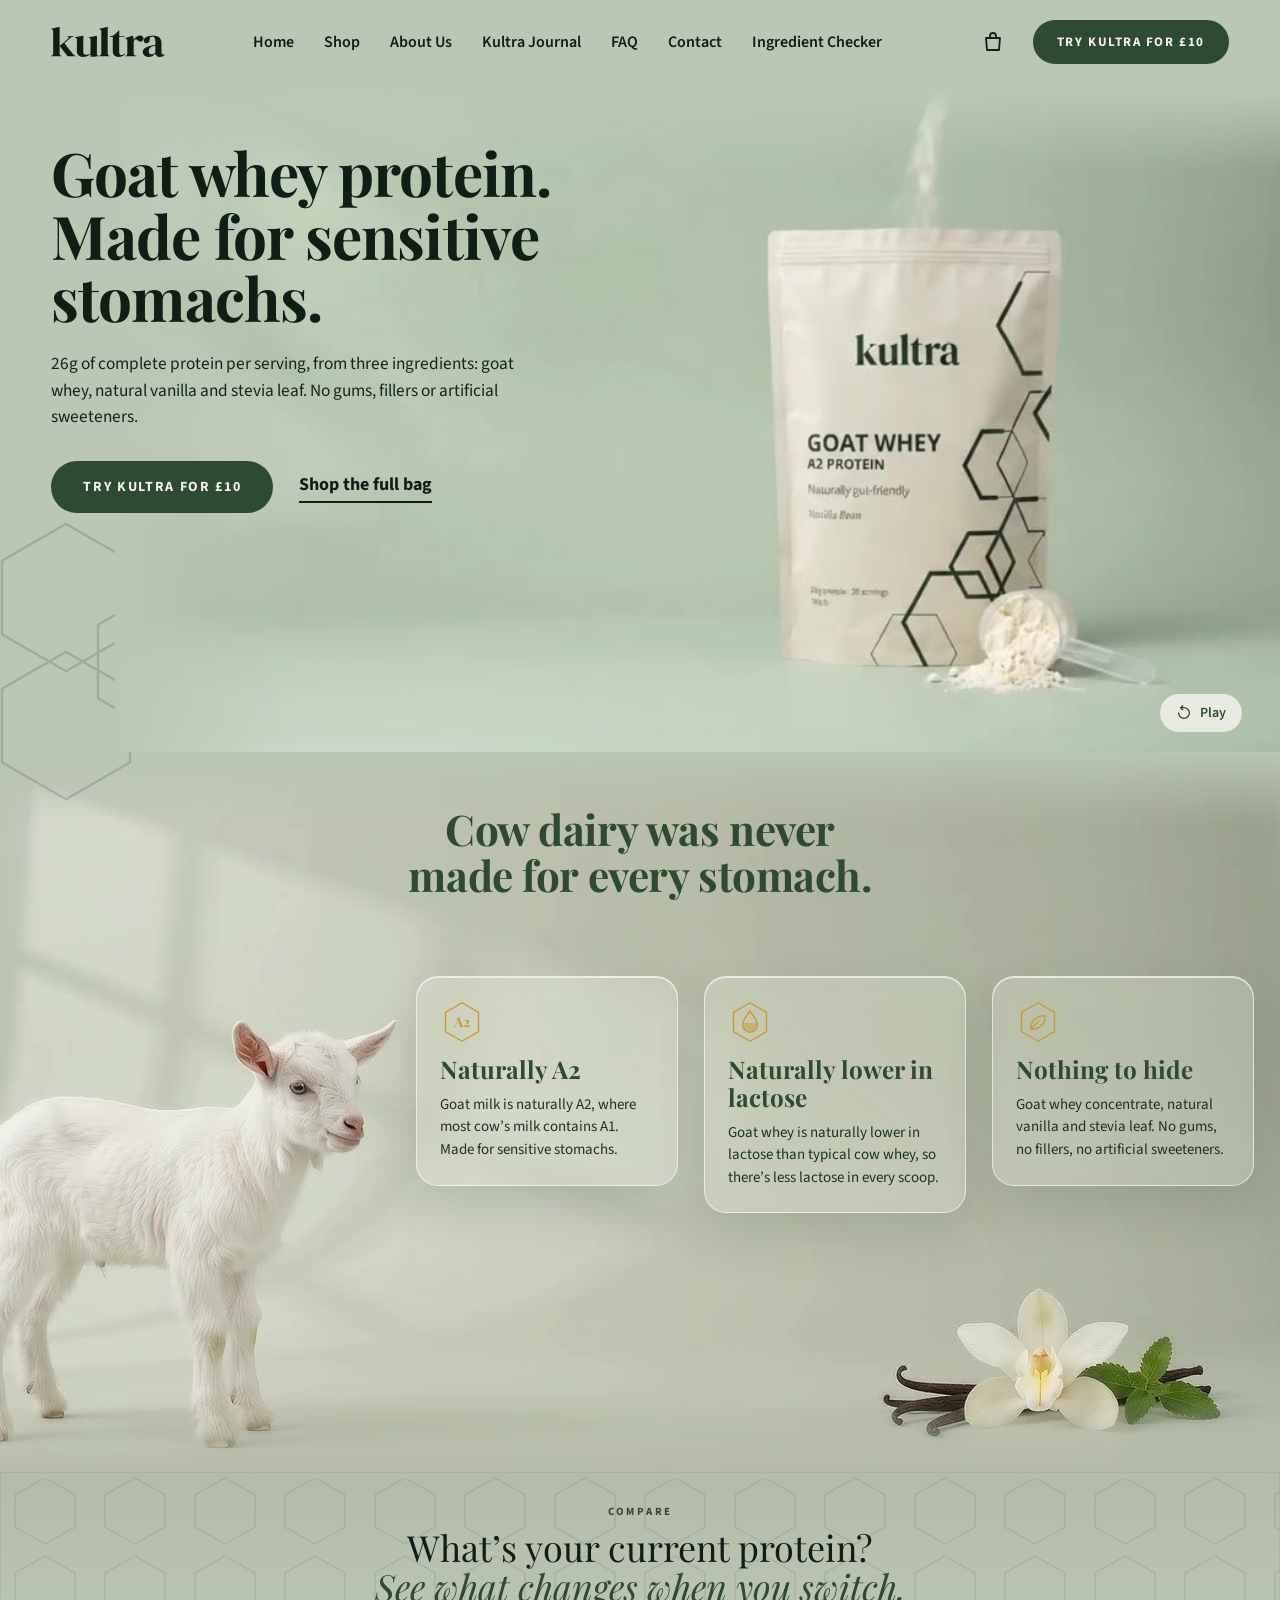
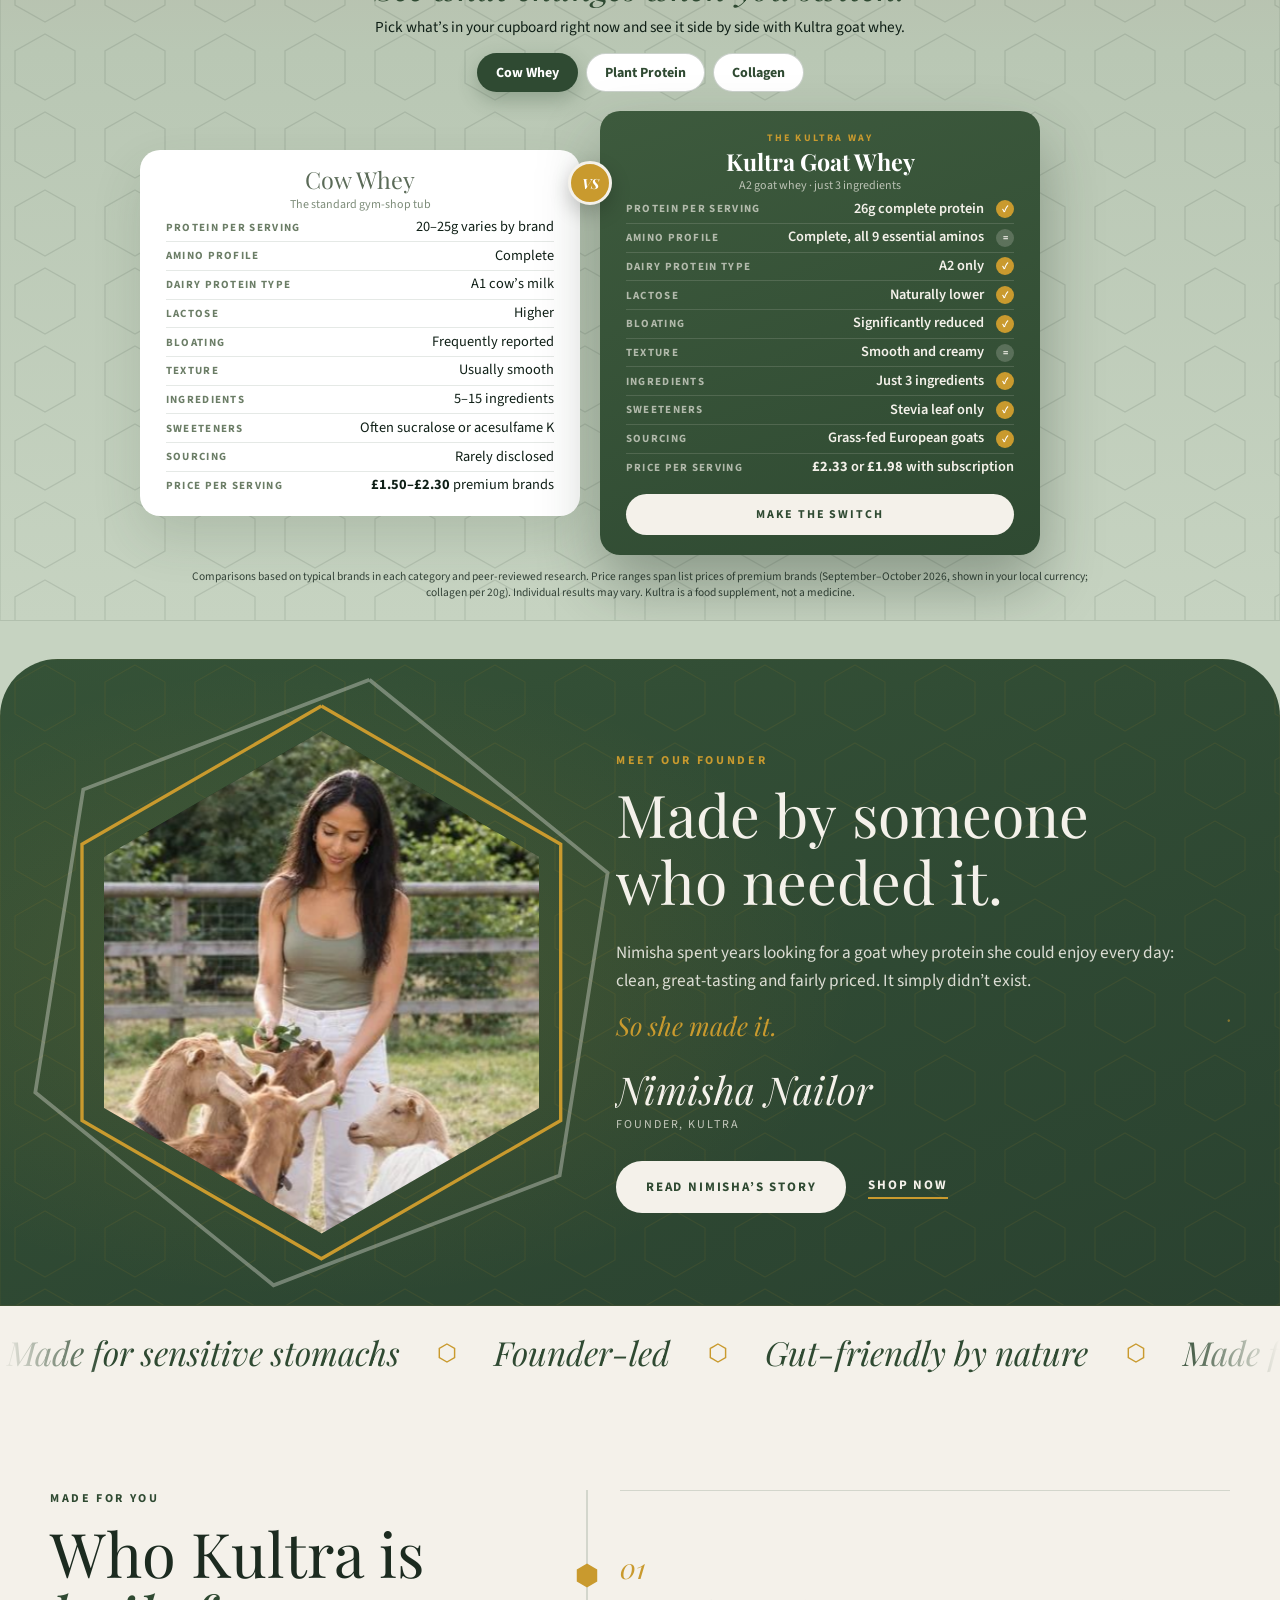
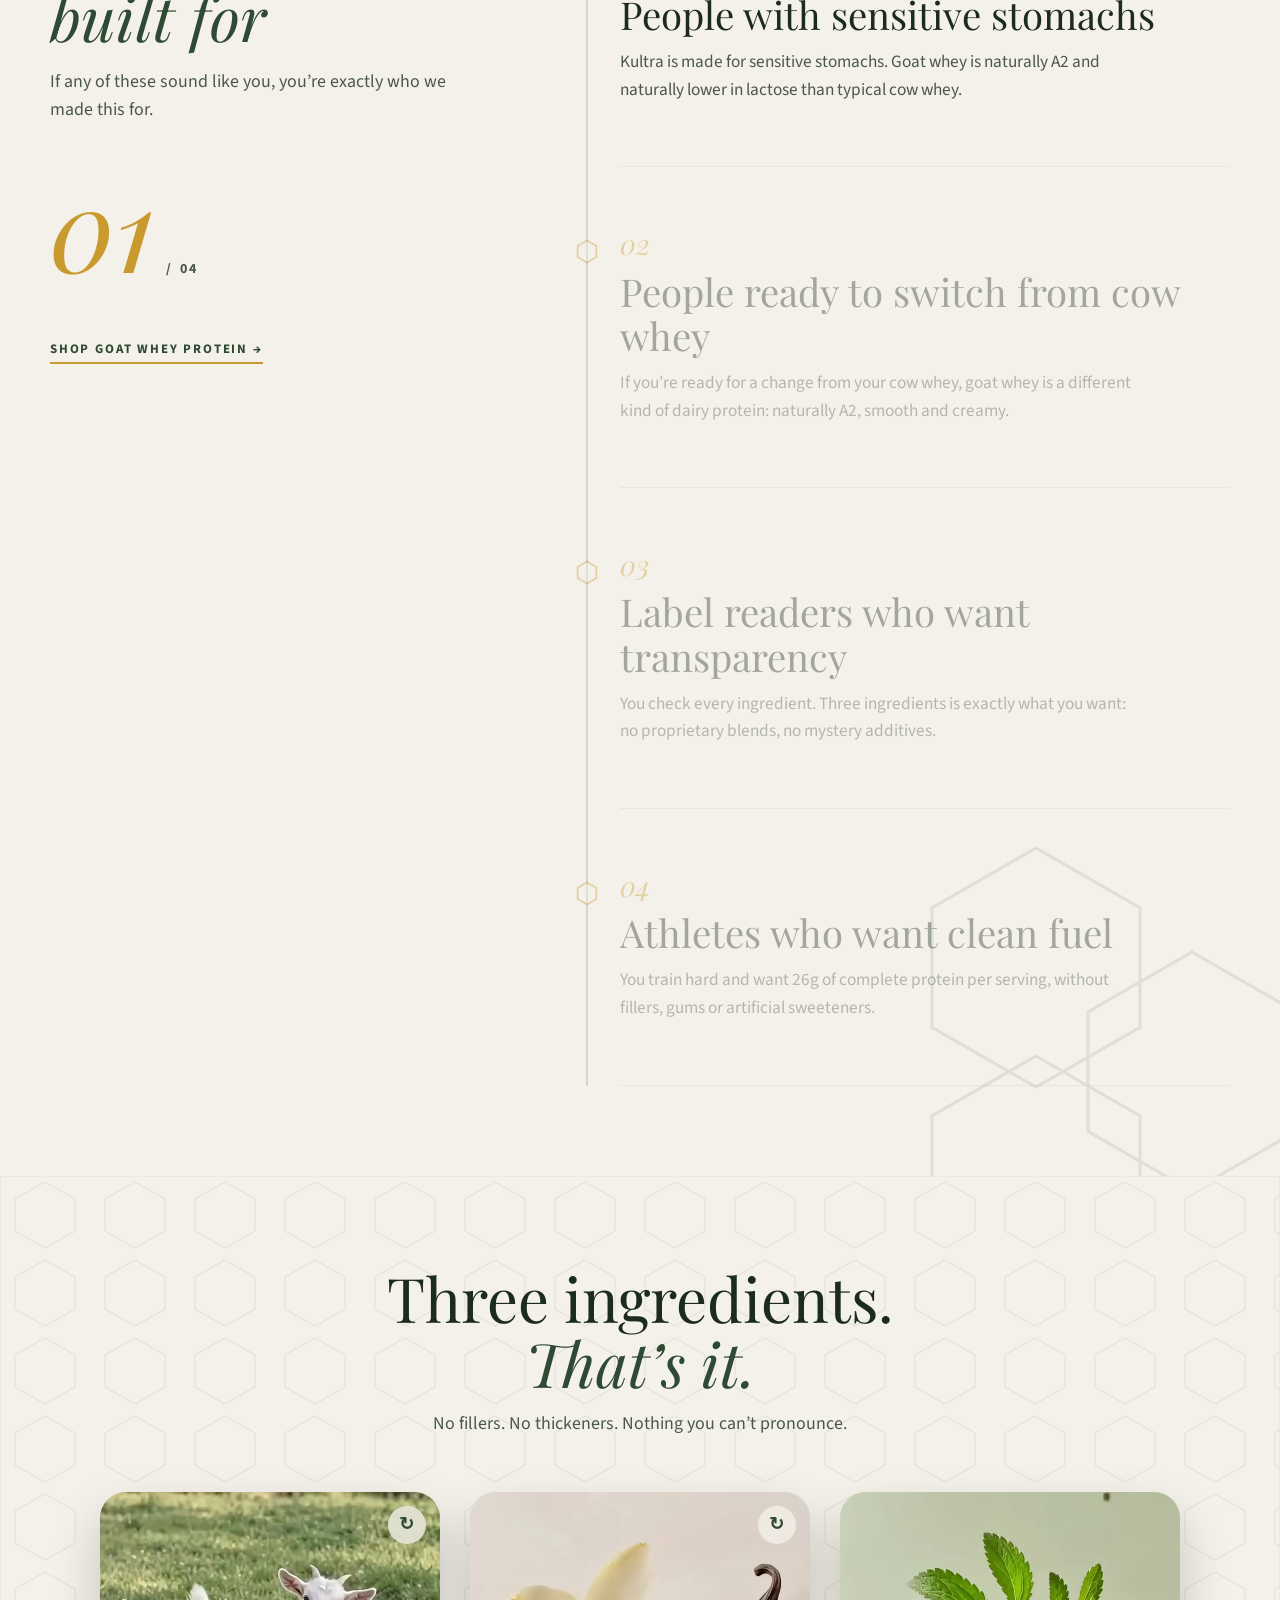
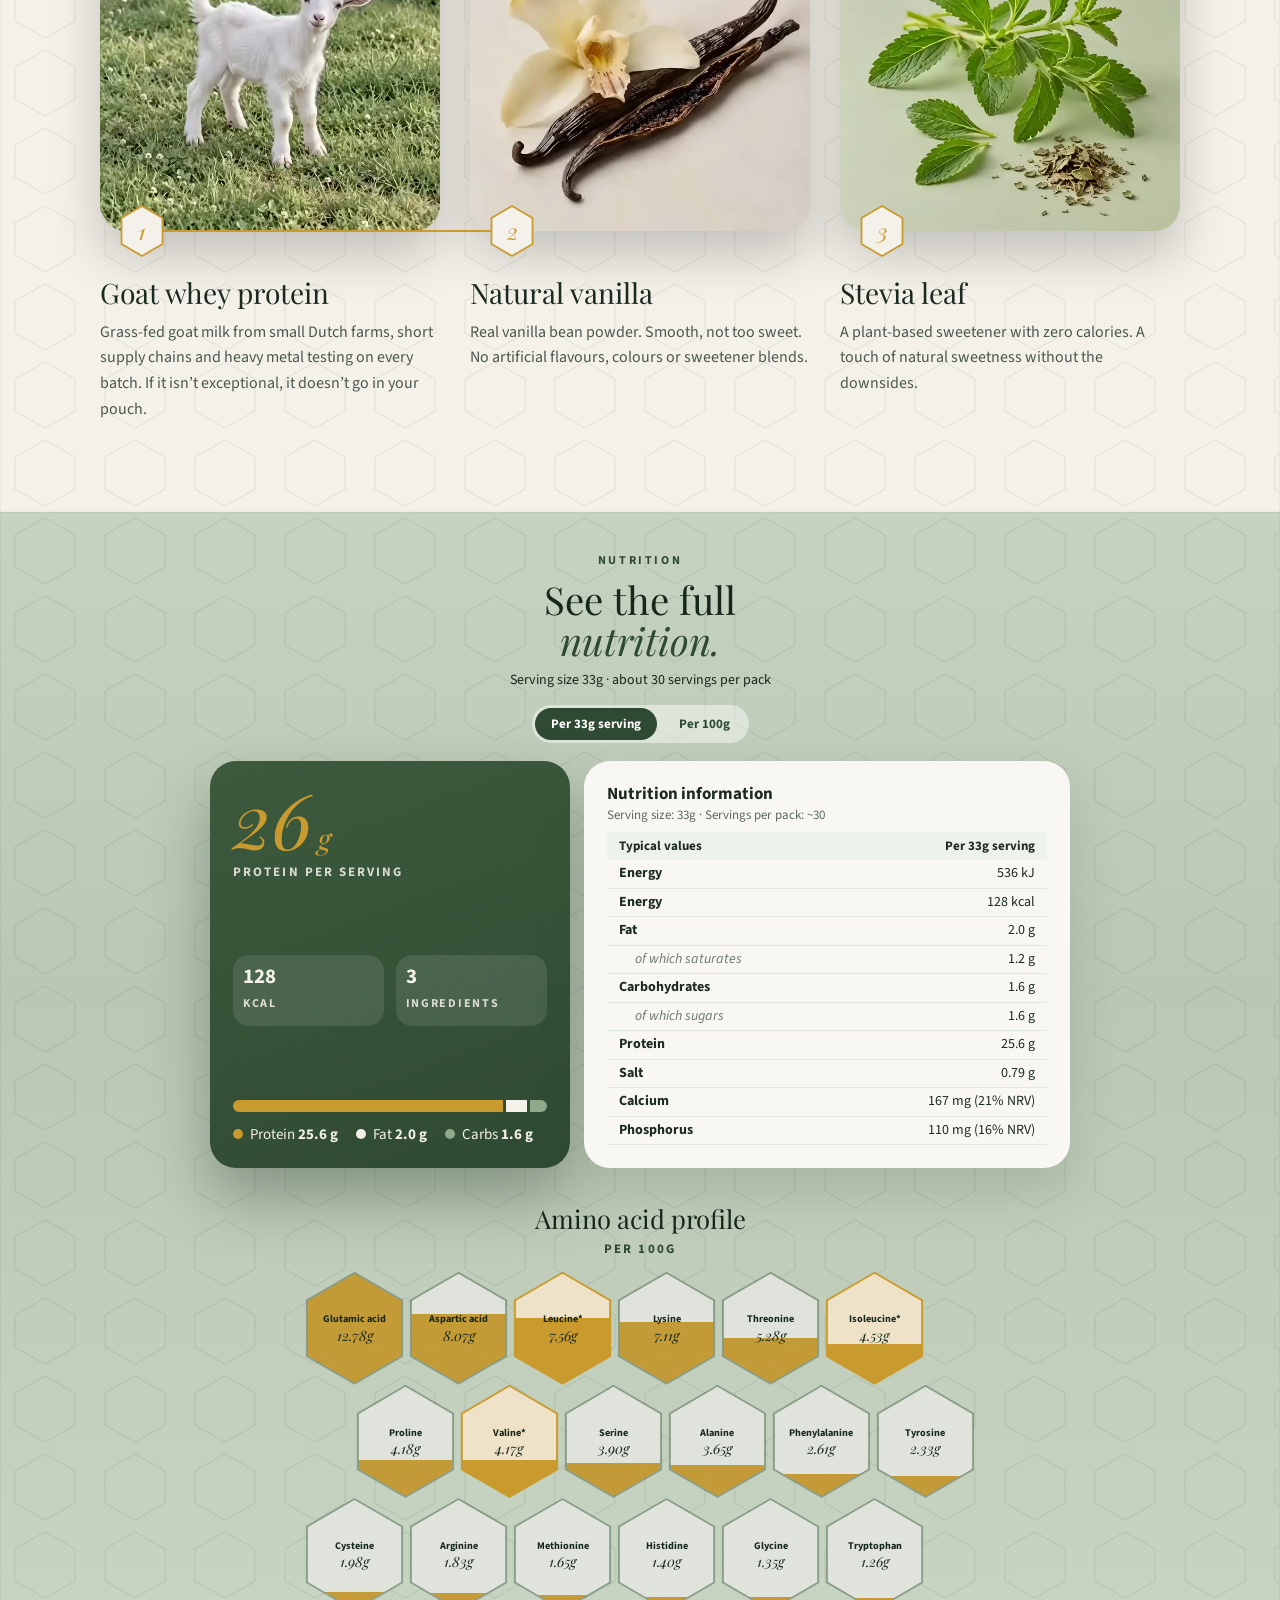
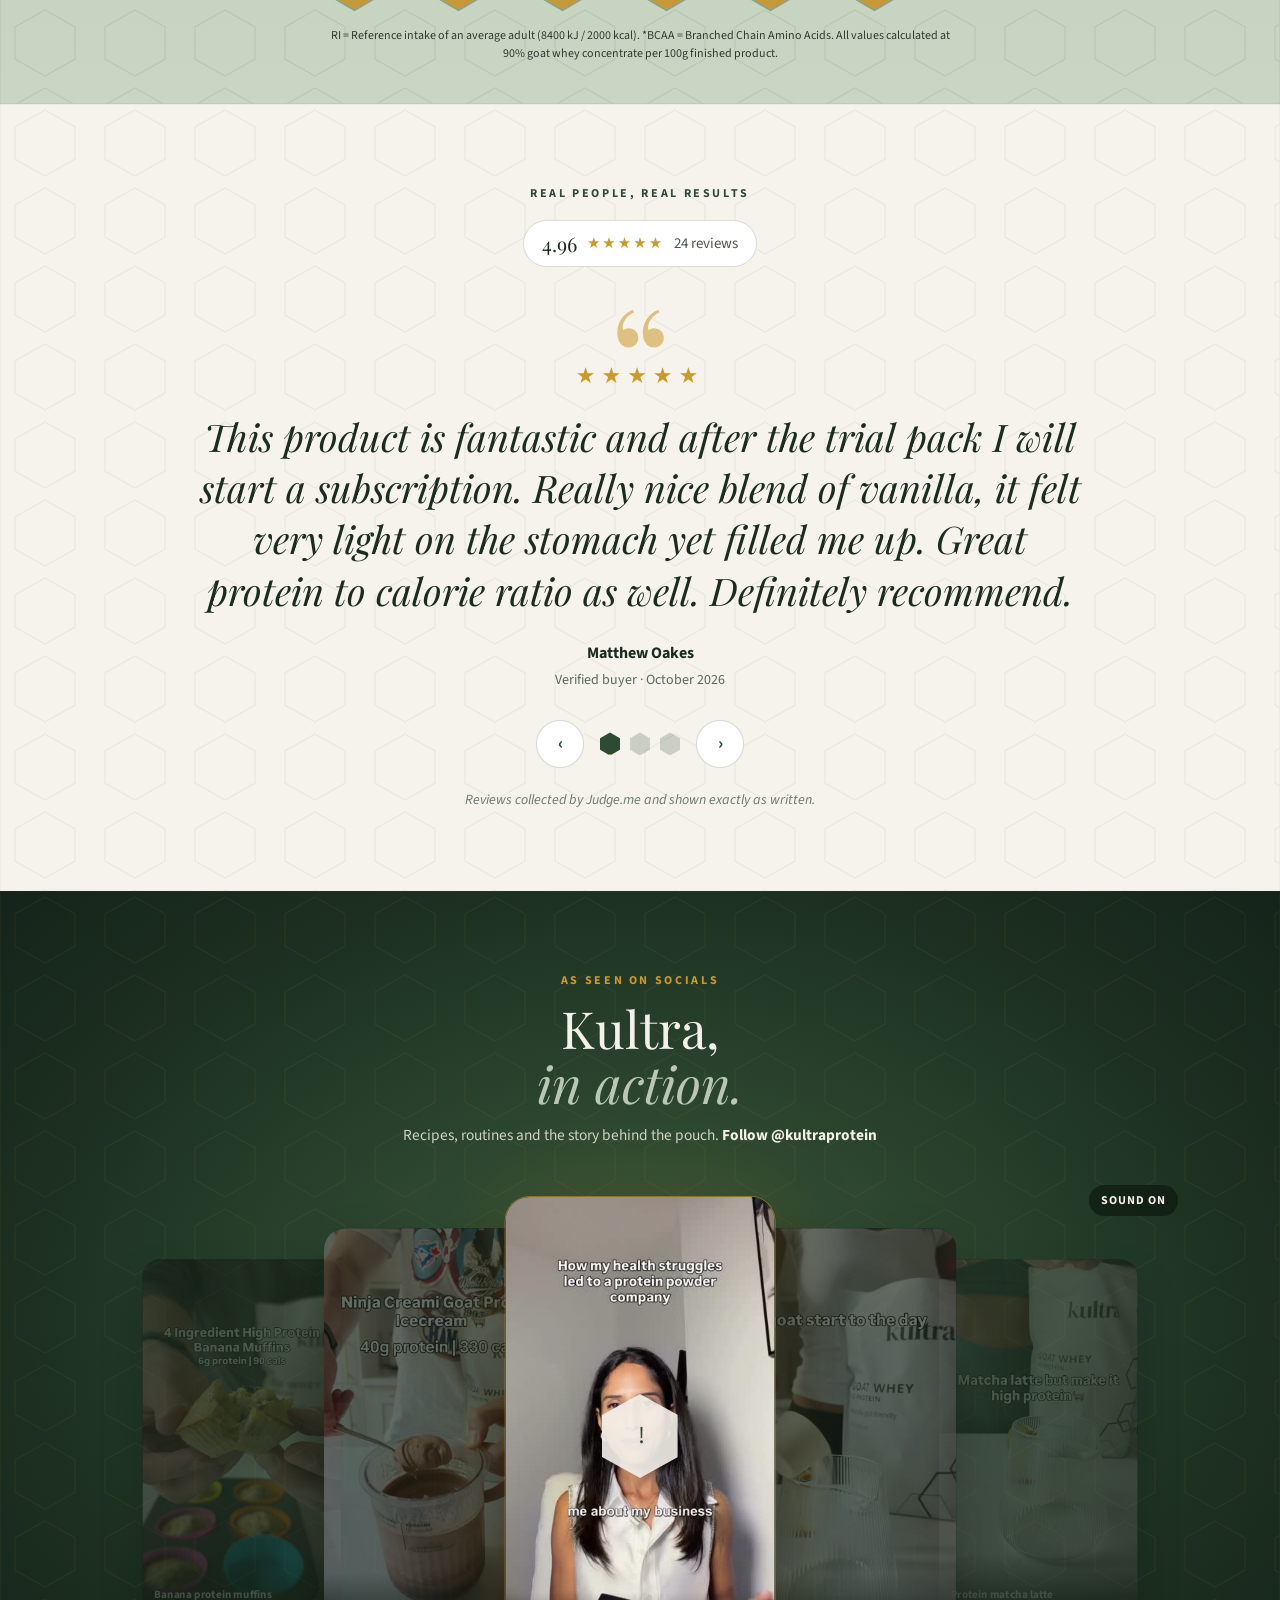
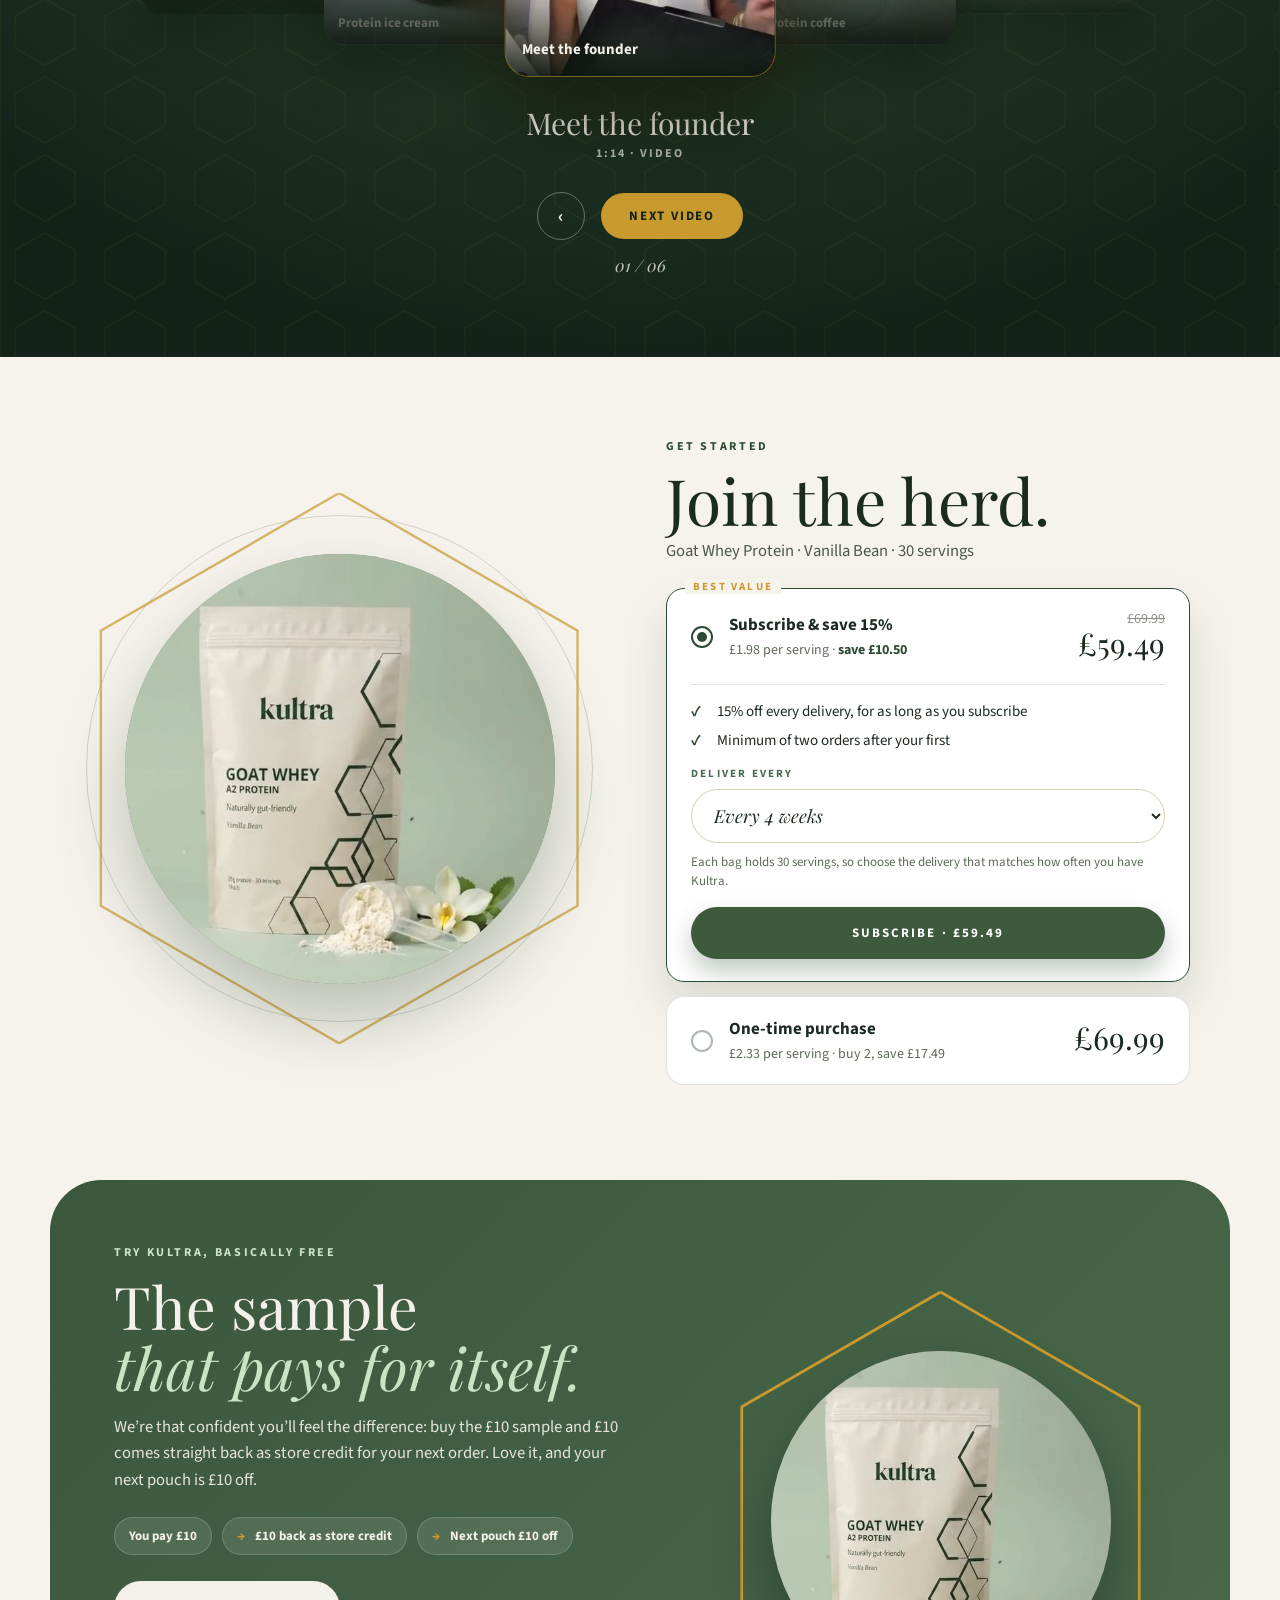
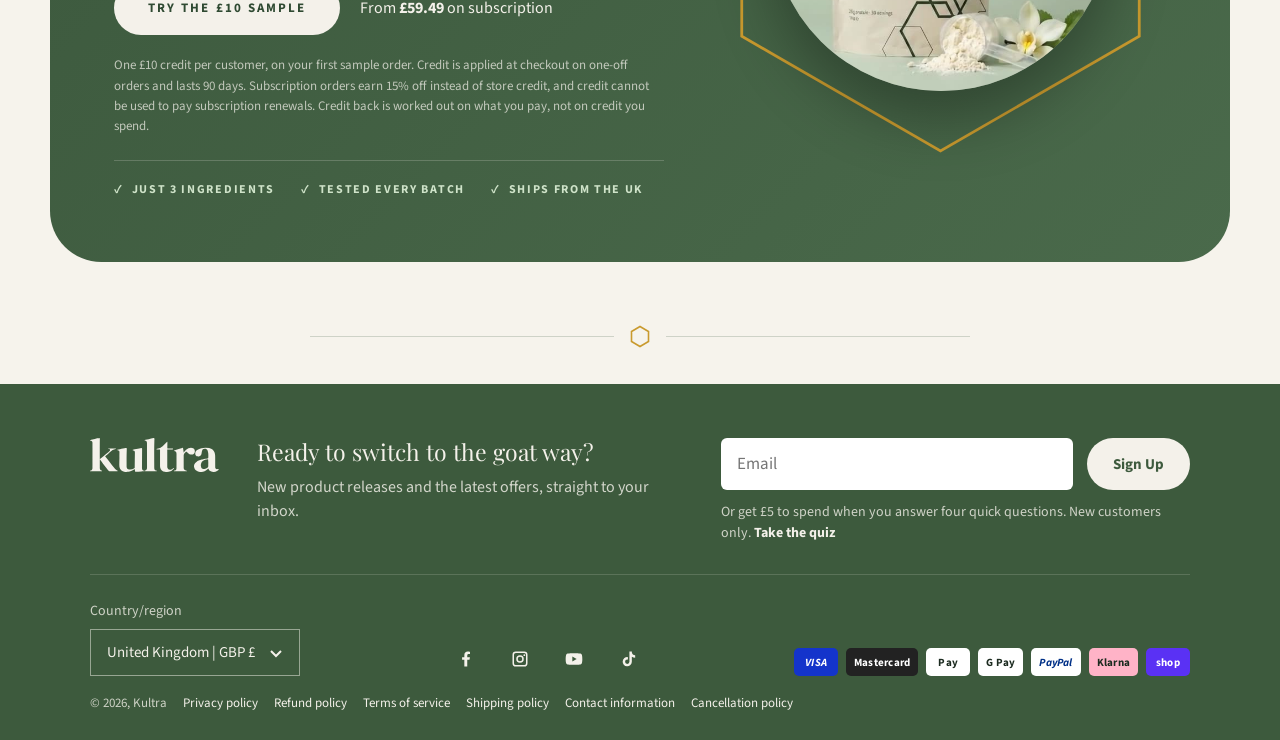
<file: index.html>
<!doctype html><html lang="en"><head><meta charset="utf-8"><meta name="viewport" content="width=device-width,initial-scale=1,viewport-fit=cover"><title>Kultra | Premium Goat Whey Protein</title><meta name="description" content="Kultra goat whey protein: three natural ingredients, 26g of protein per serving."><link rel="preconnect" href="https://fonts.googleapis.com"><link rel="preconnect" href="https://fonts.gstatic.com" crossorigin><link href="https://fonts.googleapis.com/css2?family=Playfair+Display:wght@500;700&family=Source+Sans+3:wght@400;600;700&display=swap" rel="stylesheet"><link rel="stylesheet" href="assets/kultra.css"><script>window.KBASE="assets/";</script></head><body><a class="skip" href="#main">Skip to content</a><header class="nav" id="nav">
  <div class="nav-in">
    <a class="logo" href="index.html" aria-label="Kultra home"><svg role="img" aria-label="kultra" xmlns="http://www.w3.org/2000/svg" viewBox="0 0 516.68 136.44"><path  d="M144.35,252.89c-.49.24-1,.68-1.47.68-5.14.05-10.27,0-15.41,0H110.68a3.83,3.83,0,0,1-3.43-1.76c-2.84-3.88-5.91-7.58-8.85-11.38Q91.29,231.21,84.23,222c-3.66-4.79-7.27-9.61-10.89-14.43a10.15,10.15,0,0,1-.73-1.34l-.56.4a10.67,10.67,0,0,0-.13,1.12q0,16.63,0,33.27c0,2.33.27,4.6,1.77,6.55a9.47,9.47,0,0,0,5,3.3,8.41,8.41,0,0,1,1.77.5,1.94,1.94,0,0,1,.82,1.14c0,.2-.46.65-.8.79a4.15,4.15,0,0,1-1.59.33q-22.18,0-44.38,0c-.6,0-1.21-.11-1.86-.17-.22-2,1.17-2.42,2.49-2.6a7.72,7.72,0,0,0,6.4-5.08,14.13,14.13,0,0,0,.9-5.08c.08-11.14,0-22.28.06-33.42,0-22.8.08-45.59,0-68.38A8.87,8.87,0,0,0,41,134.08c-1.12-1.71-2.95-2.38-4.68-3.19a16,16,0,0,0-2.6-.9c-1-.26-1.31-.84-1-2a12.56,12.56,0,0,0,2.74,0c1-.22,1.85-.78,2.85-1.08.36,0,26.74-5.9,31-6.75,1-.21,2.87,1.38,2.88,2.54,0,1.49-.07,3-.09,4.46-.08,5.32-.18,10.65-.22,16q-.08,10.31-.07,20.59,0,20.27.12,40.51c0,.4.06.79.12,1.54,2.1-1.74,4-3.29,5.92-4.9q10.15-8.7,20.28-17.44c4.41-3.82,8.77-7.7,13.14-11.55a4.47,4.47,0,0,0,.83-.91c2-3.26,1.12-4.92-2.94-6.29a31,31,0,0,0-3.21-.74c.11-.72.19-1.3.28-1.95h29.43l.5.49c.52,1.48-.37,1.62-1.31,1.88-3.95,1.07-8.07,1.75-11.54,4a88.72,88.72,0,0,0-7.7,6c-2.65,2.21-5.22,4.52-7.81,6.8-2.79,2.44-5.56,4.9-8.36,7.33-1.58,1.37-3.19,2.71-4.79,4.06-1.16,1-1.13,1.84-.15,3.07,6.12,7.63,12.15,15.31,18.19,23,5.57,7.1,11.06,14.25,16.67,21.31,2.61,3.28,5.28,6.55,8.91,8.8a34.76,34.76,0,0,0,3.59,1.71c.46.21,1,.3,1.36.65A9.07,9.07,0,0,1,144.35,252.89Z" transform="translate(-32.61 -120.16)"/><path  d="M212.19,244.46c-1.72,1.13-3.34,2.2-5,3.25-6.39,4.14-13.18,7.28-20.82,8.3-5.69.75-11.39.89-16.95-.65-6.9-1.9-12.57-5.47-16.2-12.05-2.34-4.24-3-8.8-3-13.32-.14-10,.34-19.91.52-29.86,0-2.09-.16-4.19-.14-6.28,0-5.75.14-11.49.19-17.23a6.26,6.26,0,0,0-3.36-5.8,28.64,28.64,0,0,0-3.84-1.37c-1-.38-2.16-.6-2.4-2,2.26-.91,33.17-6.63,35.6-7.17a2.72,2.72,0,0,1,3.48,2.87c-.23,9.13-.65,18.26-.73,27.39q-.2,22.4,0,44.81c0,6.65,4,10.57,10.63,11.26a30.79,30.79,0,0,0,20.35-5A2.8,2.8,0,0,0,212,239c.2-19.2.48-38.4.73-57.6,0-1.53,0-3.08-.11-4.61-.25-3.6-2.1-5.72-5.6-6.6a12.84,12.84,0,0,1-2.6-.88c-.4-.21-.9-.89-.81-1.23a1.75,1.75,0,0,1,1.21-.94c2.34-.53,4.71-1,7.07-1.43l13.08-2.6,14.08-2.84c1.15-.23,2.72,1.4,2.72,2.88,0,2.2-.12,4.41-.13,6.62q-.21,35.58-.38,71.15c0,5.77,1.85,8.23,7.25,10.22a2.65,2.65,0,0,1,1.14.72c.73.9.32,1.79-.85,1.86-3.59.19-7.18.31-10.77.51-7.23.39-14.45.82-21.68,1.24-2.5.14-2.52.12-2.88-2.37C213.07,250.28,212.63,247.46,212.19,244.46Z" transform="translate(-32.61 -120.16)"/><path  d="M507.11,242.13c-2.79,2.39-5.43,4.76-8.19,7a46,46,0,0,1-6.45,4.28c-5.94,3.33-12.26,3.57-18.61,2.89-5.31-.57-10.54-2-14.78-5.62-1.91-1.65-4.11-3.16-5.47-5.21a24,24,0,0,1-3.05-7.49,19.23,19.23,0,0,1,1-12.47,22.41,22.41,0,0,1,8.13-9.53,53,53,0,0,1,9.22-5.34c3.95-1.71,8.13-2.9,12.25-4.22a51.15,51.15,0,0,1,5.5-1.31c2.61-.51,5.24-.95,7.88-1.38,1.65-.26,3.32-.44,5-.68s3.31-.62,5-.75a2.66,2.66,0,0,0,2.62-2.49,19,19,0,0,0,.31-3.52c0-4.56.17-9.16-.26-13.69a49.2,49.2,0,0,0-2.35-11.48c-3.1-8.84-14.12-9.82-19.36-5.35a10,10,0,0,0-2.32,3.56c-1.84,4.13-2,8.65-2.86,13-.8,4.1-2.38,7.72-6.35,10a11.59,11.59,0,0,1-5.21,1.76c-3.56,0-7.18-.08-10.25-2.7-3.46-3-3.71-6.69-3.47-10.73.32-5.56,3.55-9.29,7.72-12.45,5.1-3.86,11-5.95,17.16-7.21a73.9,73.9,0,0,1,30.74-.25c7.38,1.61,13.87,4.92,18.55,11.2,2.52,3.38,3.68,7.27,4.66,11.23,1.3,5.25,1.14,10.64,1.16,16,0,12.73,0,25.47.08,38.2,0,4.86,2.36,7.26,7.12,7.69,1.22.11,2.49-.36,3.7-.24a5.07,5.07,0,0,1,3,1.12c.87.92,0,2.13-.79,2.77-1.89,1.49-3.93,2.8-5.91,4.17-3.83,2.62-8.28,3.18-12.69,3.34a26,26,0,0,1-12.46-2.42,17,17,0,0,1-8.85-9.66A17.87,17.87,0,0,0,507.11,242.13Zm.08-19.66h.11c0-1.13,0-2.26,0-3.38-.17-4.05-.35-8.09-.57-12.13-.08-1.43-.9-1.77-2.22-1.34a36.72,36.72,0,0,1-3.84,1c-1.73.34-3.62.25-5.2.91a52.25,52.25,0,0,0-10.35,5.32,15.64,15.64,0,0,0-5.47,6.45A23.9,23.9,0,0,0,478.4,236a10.3,10.3,0,0,0,1.11,3.13c3.1,4.34,7.5,5.83,12.68,5.46,4.48-.31,8.12-2.58,11.69-5a7.48,7.48,0,0,0,3.34-7C507.09,229.24,507.19,225.85,507.19,222.47Z" transform="translate(-32.61 -120.16)"/><path  d="M251.22,253.57a2.19,2.19,0,0,1,1.86-2.55c6.15-1.87,8.31-4.66,8.36-11.2.05-7.86,0-15.71-.05-23.57q0-37.89-.14-75.79a17.22,17.22,0,0,0-1-5.68c-.81-2.3-3.14-2.92-5.2-3.67-.76-.28-1.64-.21-2.4-.47a5.68,5.68,0,0,1-1.36-1c.4-.46.7-1.16,1.2-1.34a27.56,27.56,0,0,1,3.29-.75c4.09-1,8.17-2,12.27-2.87q9.74-2.16,19.48-4.22c2.33-.49,3.91,1.1,3.77,3.5-.2,3.43-.34,6.87-.43,10.3-.21,7.9-.45,15.79-.53,23.69-.11,10-.11,19.92-.09,29.87q.06,25.43.21,50.84a30.72,30.72,0,0,0,.52,5.66,7.94,7.94,0,0,0,5.75,6.22c.63.21,1.31.29,1.93.52.79.3,2,.2,1.89,1.54s-1.32,1-2.15,1c-2.51,0-5,0-7.55,0l-36.51.12C253.31,253.71,252.3,253.62,251.22,253.57Z" transform="translate(-32.61 -120.16)"/><path  d="M408.55,178.42c.9-1.35,1.59-2.47,2.36-3.54a39.57,39.57,0,0,1,16.68-13.47c6.28-2.68,12.83-3.41,19.17.05,6,3.29,8,10.68,5.91,16.52-1.42,4-4.51,6.29-8,8.14a5.16,5.16,0,0,1-2.23.35,32.37,32.37,0,0,1-6.23-.07c-4.79-.84-8.33-3.83-11.52-7.31a18.52,18.52,0,0,0-2.53-2.23c-2.18-1.65-4.18-1.73-6.32,0-4.39,3.55-7.46,7.8-7.26,13.84.14,4,0,8,0,12q0,17.42,0,34.81c0,1.44,0,2.88.1,4.31a7.5,7.5,0,0,0,4.51,7,28.87,28.87,0,0,0,4.19,1.47,26.8,26.8,0,0,1,3.43.81c.67.31,1.07,1.2,1.59,1.82a5.47,5.47,0,0,1-1.82.7q-22.11,0-44.22,0c-2,0-4,0-6,0-.4,0-1.13-.37-1.12-.5a2.2,2.2,0,0,1,.6-1.43,5.77,5.77,0,0,1,2-.75c2.94-.73,5.72-1.85,6.88-4.86a16.9,16.9,0,0,0,1-5.7c.11-8.21.09-16.42.09-24.64q0-15.78-.05-31.57a29.49,29.49,0,0,0-.49-5.05,6.92,6.92,0,0,0-5.52-5.72,26.82,26.82,0,0,1-2.85-.66,7.11,7.11,0,0,1-1.66-1.24c.5-.48.91-1.22,1.51-1.42,3.74-1.25,7.52-2.39,11.29-3.57,6.7-2.12,13.4-4.27,20.11-6.35,2.95-.92,3.95-.29,4.38,2.83.65,4.62,1.2,9.26,1.8,13.89C408.29,177.27,408.41,177.7,408.55,178.42Z" transform="translate(-32.61 -120.16)"/><path  d="M299.28,164.52a9.58,9.58,0,0,1,2.38-1A37.19,37.19,0,0,0,324,153.13c5.46-5.36,10.7-10.93,16-16.41a4,4,0,0,1,1-.95,10.18,10.18,0,0,1,1.84-.5,6.42,6.42,0,0,1,.35,1.52c-.06,7.69-.14,15.39-.28,23.08,0,1.48.41,2.17,2,2.15,6.11-.07,12.21-.06,18.32-.08,1.92,0,2.51.54,2.52,2.23,0,1.37-.75,1.75-2,1.74-5.08,0-10.16,0-15.25-.06-1.49,0-3,.06-4.47,0-1.08,0-1.45.47-1.43,1.49q.06,3.54.06,7.08,0,28.8,0,57.6a33.89,33.89,0,0,0,.55,7.34,11.08,11.08,0,0,0,13,8.27c4.13-.77,7.31-3.07,10.27-5.84.73-.68,1.35-1.71,2.5-.63s.42,1.89-.2,2.72a29.86,29.86,0,0,1-20.18,12,43.47,43.47,0,0,1-15.47-.16,26.51,26.51,0,0,1-12.32-5.63c-3.44-2.94-5.21-6.74-6.34-11-1-3.79-.79-7.64-.8-11.47q0-29.88,0-59.76c0-1.53-.36-2.05-2-2-3.54.14-7.08.08-10.63,0a6.28,6.28,0,0,1-1.89-.69Z" transform="translate(-32.61 -120.16)"/></svg></a>
    <nav class="links" aria-label="Main">
      <a href="index.html">Home</a>
      <a href="shop.html">Shop</a>
      <a href="index.html#founder">About Us</a>
      <a href="journal.html">Kultra Journal</a>
      <a href="faq.html">FAQ</a>
      <a href="contact.html">Contact</a>
      <a href="ingredient-checker.html">Ingredient Checker</a>
    </nav>
    <div class="right">
      <a class="cart" href="https://kultra.co.uk/cart" aria-label="Cart"><svg viewBox="0 0 24 24" aria-hidden="true"><path d="M5 8h14l-1 12H6L5 8z"/><path d="M9 8V6a3 3 0 016 0v2"/></svg></a>
      <a class="btn" href="shop.html?variant=58833947099400">Try Kultra for £10</a>
      <button class="burger" id="burger" aria-label="Open menu" aria-expanded="false"><i></i><i></i><i></i></button>
    </div>
  </div>
  <div class="panel" id="panel">
    <a class="pl" href="index.html">Home</a><a class="pl" href="shop.html">Shop</a><a class="pl" href="index.html#founder">About Us</a><a class="pl" href="journal.html">Kultra Journal</a><a class="pl" href="faq.html">FAQ</a><a class="pl" href="contact.html">Contact</a><a class="pl" href="ingredient-checker.html">Ingredient Checker</a>
    <a class="btn" href="shop.html?variant=58833947099400">Try Kultra for £10</a>
  </div>
</header><main id="main">
<section class="hero" aria-label="Kultra goat whey protein">
  <div class="hero-in">
    <svg class="hex" viewBox="0 0 200 200" aria-hidden="true"><path d="M60 20l40 23v46l-40 23-40-23V43z"/><path d="M120 60l40 23v46l-40 23-40-23V83z"/><path d="M60 100l40 23v46l-40 23-40-23v-46z"/></svg>
    <div class="vid">
      <video id="v" autoplay muted loop playsinline disablepictureinpicture preload="auto" poster="assets/k-17b4f4dc53.jpg" aria-label="Goat whey powder pouring into a Kultra pouch, with a scoop and vanilla flower beside it" src="assets/k-2f6bd26dcc.mp4"></video>
    </div>
    <div class="copy">
      <h1 id="h1">Goat whey protein. Made for sensitive stomachs.</h1>
      <p class="sub" id="sub">26g of complete protein per serving, from three ingredients: goat whey, natural vanilla and stevia leaf. No gums, fillers or artificial sweeteners.</p>
      <div class="cta" id="cta">
        <a class="btn" href="shop.html?variant=58833947099400">Try Kultra for £10</a>
        <a class="lnk" href="shop.html">Shop the full bag</a>
      </div>
    </div>
    <button class="replay" id="replay" type="button"><svg viewBox="0 0 24 24" aria-hidden="true"><path d="M4 12a8 8 0 108-8H7"/><path d="M10 1L7 4l3 3"/></svg><span>Replay</span></button>
  </div>
</section>
<section class="wg" id="why" aria-labelledby="wg-h">
  <svg class="wg-hex" viewBox="0 0 200 200" aria-hidden="true"><path d="M60 20l40 23v46l-40 23-40-23V43z"/><path d="M120 60l40 23v46l-40 23-40-23V83z"/><path d="M60 100l40 23v46l-40 23-40-23v-46z"/></svg>
  <div class="wg-in"><div class="wg-stage">
    <h2 id="wg-h">Cow dairy was never made for every stomach.</h2>
    <div class="wg-vb"><video muted loop playsinline disablepictureinpicture preload="auto" aria-hidden="true" poster="assets/k-f977131552.jpg" src="assets/k-8f493a7184.mp4"></video></div>
    <ul class="wg-cards">
      <li class="wg-c wg-c1" data-t="1.9"><svg class="wg-i" viewBox="0 0 48 48" aria-hidden="true"><path d="M24 3l18 10.5v21L24 45 6 34.5v-21z"/><text x="24" y="29" text-anchor="middle">A2</text></svg><h3>Naturally A2</h3><p>Goat milk is naturally A2, where most cow’s milk contains A1. Made for sensitive stomachs.</p></li>
      <li class="wg-c wg-c2" data-t="3"><svg class="wg-i" viewBox="0 0 48 48" aria-hidden="true"><defs><clipPath id="wgdrop"><path d="M24 12c5 6.5 8 10.5 8 15a8 8 0 0 1-16 0c0-4.5 3-8.5 8-15z"/></clipPath></defs><path d="M24 3l18 10.5v21L24 45 6 34.5v-21z"/><path d="M24 12c5 6.5 8 10.5 8 15a8 8 0 0 1-16 0c0-4.5 3-8.5 8-15z"/><g clip-path="url(#wgdrop)"><rect class="wg-lv" x="14" y="12" width="20" height="24"/></g></svg><h3>Naturally lower in lactose</h3><p>Goat whey is naturally lower in lactose than typical cow whey, so there’s less lactose in every scoop.</p></li>
      <li class="wg-c wg-c3" data-t="4.4"><svg class="wg-i" viewBox="0 0 48 48" aria-hidden="true"><path d="M24 3l18 10.5v21L24 45 6 34.5v-21z"/><path d="M16 32c0-9 6-15 16-15 0 9-6 15-16 15zM16 32l9-9"/></svg><h3>Nothing to hide</h3><p>Goat whey concentrate, natural vanilla and stevia leaf. No gums, no fillers, no artificial sweeteners.</p></li>
    </ul>
  </div></div>
</section>
<section class="cmp" id="compare" aria-labelledby="cmp-h">
  <svg class="cmp-lat" aria-hidden="true"><defs><pattern id="cmphx" width="90" height="78" patternUnits="userSpaceOnUse"><path d="M45 6l30 17v32L45 72 15 55V23z"/></pattern></defs><rect width="100%" height="100%" fill="url(#cmphx)"/></svg>
  <div class="cmp-in">
    <div class="cmp-eb">Compare</div>
    <h2 id="cmp-h">What’s your current protein? <em>See what changes when you switch.</em></h2>
    <p class="cmp-sub">Pick what’s in your cupboard right now and see it side by side with Kultra goat whey.</p>
    <div class="cmp-tabs" role="group" aria-label="Your current protein"><button type="button" data-k="cow" aria-pressed="true">Cow Whey</button><button type="button" data-k="plant" aria-pressed="false">Plant Protein</button><button type="button" data-k="col" aria-pressed="false">Collagen</button></div>
    <div class="cmp-g" aria-live="polite">
      <article class="cmp-c cmp-o"><header><h3 id="cmp-ot"></h3><p id="cmp-os"></p></header><ul id="cmp-ol"></ul></article>
      <div class="cmp-vs" aria-hidden="true">VS</div>
      <article class="cmp-c cmp-k"><header><small>The Kultra Way</small><h3>Kultra Goat Whey</h3><p>A2 goat whey · just 3 ingredients</p></header><ul id="cmp-kl"></ul><a class="cmp-go" href="shop.html">Make the switch</a></article>
    </div>
    <p class="cmp-note">Comparisons based on typical brands in each category and peer-reviewed research. Price ranges span list prices of premium brands (September–October 2026, shown in your local currency; collagen per 20g). Individual results may vary. Kultra is a food supplement, not a medicine.</p>
  </div>
</section>
<section class="fd" id="founder" aria-labelledby="fd-h">
  <div class="fd-box">
    <svg class="fd-lat" aria-hidden="true"><defs><pattern id="fdhx" width="90" height="78" patternUnits="userSpaceOnUse"><path d="M45 6l30 17v32L45 72 15 55V23z"/></pattern></defs><rect width="100%" height="100%" fill="url(#fdhx)"/></svg>
    <svg class="fd-trail" viewBox="0 0 1000 600" preserveAspectRatio="xMidYMid slice" aria-hidden="true"><path d="M80 560C260 640 330 380 520 470S820 560 960 330" pathLength="1"/></svg>
    <div class="fd-grid">
      <div class="fd-hex">
        <svg class="fd-ring" viewBox="0 0 100 115.47" aria-hidden="true"><path pathLength="1" d="M50 0L100 28.87V86.6L50 115.47L0 86.6V28.87Z"/></svg>
        <svg class="fd-ring" viewBox="0 0 100 115.47" aria-hidden="true"><path pathLength="1" d="M50 0L100 28.87V86.6L50 115.47L0 86.6V28.87Z"/></svg>
        <div class="fd-ph"><img src="assets/k-0cab4608cb.jpg" alt="Nimisha Nailor, founder of Kultra, feeding her goats in a field"></div>
      </div>
      <div>
        <div class="fd-eb">Meet our founder</div>
        <h2 id="fd-h">Made by someone who needed it.</h2>
        <p class="fd-t" style="--d:0">Nimisha spent years looking for a goat whey protein she could enjoy every day: clean, great-tasting and fairly priced. It simply didn’t exist.</p>
        <p class="fd-t mk" style="--d:1">So she made it.</p>
        <div class="fd-sig"><b>Nimisha Nailor</b><small>Founder, Kultra</small></div>
        <div class="fd-act"><a class="fd-b" href="#">Read Nimisha’s story</a><a class="fd-l" href="shop.html">Shop now</a></div>
      </div>
    </div>
  </div>
</section>
<div class="ms" id="ms" aria-label="Made for sensitive stomachs, founder-led, gut-friendly by nature"><div class="ms-w"><div class="ms-track"><div class="ms-c"><span class="ms-i"><em>Made for sensitive stomachs</em><svg viewBox="0 0 20 22" aria-hidden="true"><path d="M10 1l8.5 5v10L10 21 1.5 16V6z"/></svg></span><span class="ms-i"><em>Founder-led</em><svg viewBox="0 0 20 22" aria-hidden="true"><path d="M10 1l8.5 5v10L10 21 1.5 16V6z"/></svg></span><span class="ms-i"><em>Gut-friendly by nature</em><svg viewBox="0 0 20 22" aria-hidden="true"><path d="M10 1l8.5 5v10L10 21 1.5 16V6z"/></svg></span></div></div></div></div>
<section class="wf" id="wf" aria-labelledby="wf-h">
  <svg class="wf-hex" viewBox="0 0 200 200" aria-hidden="true"><path d="M60 20l40 23v46l-40 23-40-23V43z"/><path d="M120 60l40 23v46l-40 23-40-23V83z"/><path d="M60 100l40 23v46l-40 23-40-23v-46z"/></svg>
  <div class="wf-g">
    <div class="wf-l">
      <div class="wf-eb">Made for you</div>
      <h2 id="wf-h">Who Kultra is <em>built for</em></h2>
      <p class="wf-sub">If any of these sound like you, you’re exactly who we made this for.</p>
      <div class="wf-cnt" aria-hidden="true"><span class="n"><b>01</b></span><small>/ 04</small></div>
      <a class="wf-cta" href="shop.html">Shop goat whey protein →</a>
    </div>
    <ol class="wf-list"><div class="wf-line" aria-hidden="true"><i></i></div>
      <li class="wf-r"><svg viewBox="0 0 20 22" aria-hidden="true"><path d="M10 1l8.5 5v10L10 21 1.5 16V6z"/></svg><b data-n="1">01</b><h3>People with sensitive stomachs</h3><p>Kultra is made for sensitive stomachs. Goat whey is naturally A2 and naturally lower in lactose than typical cow whey.</p></li>
      <li class="wf-r"><svg viewBox="0 0 20 22" aria-hidden="true"><path d="M10 1l8.5 5v10L10 21 1.5 16V6z"/></svg><b data-n="2">02</b><h3>People ready to switch from cow whey</h3><p>If you’re ready for a change from your cow whey, goat whey is a different kind of dairy protein: naturally A2, smooth and creamy.</p></li>
      <li class="wf-r"><svg viewBox="0 0 20 22" aria-hidden="true"><path d="M10 1l8.5 5v10L10 21 1.5 16V6z"/></svg><b data-n="3">03</b><h3>Label readers who want transparency</h3><p>You check every ingredient. Three ingredients is exactly what you want: no proprietary blends, no mystery additives.</p></li>
      <li class="wf-r"><svg viewBox="0 0 20 22" aria-hidden="true"><path d="M10 1l8.5 5v10L10 21 1.5 16V6z"/></svg><b data-n="4">04</b><h3>Athletes who want clean fuel</h3><p>You train hard and want 26g of complete protein per serving, without fillers, gums or artificial sweeteners.</p></li>
    </ol>
  </div>
</section>
<section class="ig" id="ingredients" aria-labelledby="ig-h">
  <svg class="ig-lat" aria-hidden="true"><defs><pattern id="ighx" width="90" height="78" patternUnits="userSpaceOnUse"><path d="M45 6l30 17v32L45 72 15 55V23z"/></pattern></defs><rect width="100%" height="100%" fill="url(#ighx)"/></svg>
  <div class="ig-in">
    <h2 id="ig-h">Three ingredients. <em>That’s it.</em></h2>
    <p class="ig-sub">No fillers. No thickeners. Nothing you can’t pronounce.</p>
    <ol class="ig-g">
<li class="ig-c sq"><div class="ig-mw"><div class="ig-m"><video muted loop playsinline preload="auto" aria-hidden="true" poster="assets/k-61618bff96.jpg" data-end="assets/k-8a1dea6906.jpg" src="assets/k-ad70b7c15a.mp4"></video><button class="ig-rp" type="button" aria-label="Replay the Goat whey protein animation">↻</button></div><span class="ig-n"><svg viewBox="0 0 48 54" aria-hidden="true"><path d="M24 2l20.5 12v26L24 52 3.5 40V14z"/></svg><b>1</b></span></div><h3>Goat whey protein</h3><p>Grass-fed goat milk from small Dutch farms, short supply chains and heavy metal testing on every batch. If it isn’t exceptional, it doesn’t go in your pouch.</p></li>
<li class="ig-c "><div class="ig-mw"><div class="ig-m"><video muted loop playsinline preload="auto" aria-hidden="true" poster="assets/k-261d962948.jpg" data-end="assets/k-2ff5077690.jpg" src="assets/k-1bc19f519b.mp4"></video><button class="ig-rp" type="button" aria-label="Replay the Natural vanilla animation">↻</button></div><span class="ig-n"><svg viewBox="0 0 48 54" aria-hidden="true"><path d="M24 2l20.5 12v26L24 52 3.5 40V14z"/></svg><b>2</b></span></div><h3>Natural vanilla</h3><p>Real vanilla bean powder. Smooth, not too sweet. No artificial flavours, colours or sweetener blends.</p></li>
<li class="ig-c "><div class="ig-mw"><div class="ig-m"><video muted loop playsinline preload="auto" aria-hidden="true" poster="assets/k-32718066d5.jpg" data-end="assets/k-5cf40c0be3.jpg" src="assets/k-b7e57d7394.mp4"></video><button class="ig-rp" type="button" aria-label="Replay the Stevia leaf animation">↻</button></div><span class="ig-n"><svg viewBox="0 0 48 54" aria-hidden="true"><path d="M24 2l20.5 12v26L24 52 3.5 40V14z"/></svg><b>3</b></span></div><h3>Stevia leaf</h3><p>A plant-based sweetener with zero calories. A touch of natural sweetness without the downsides.</p></li>
    </ol>
  </div>
</section>
<section class="nu" id="nutrition" aria-labelledby="nu-h">
  <svg class="nu-lat" aria-hidden="true"><defs><pattern id="nuhx" width="90" height="78" patternUnits="userSpaceOnUse"><path d="M45 6l30 17v32L45 72 15 55V23z"/></pattern></defs><rect width="100%" height="100%" fill="url(#nuhx)"/></svg>
  <div class="nu-in">
    <div class="nu-hd"><div class="nu-eb">Nutrition</div><h2 id="nu-h">See the full <em>nutrition.</em></h2><p class="nu-sub">Serving size 33g · about 30 servings per pack</p>
      <div class="nu-tog" role="group" aria-label="Values shown per"><button type="button" data-m="s" aria-pressed="true">Per 33g serving</button><button type="button" data-m="h" aria-pressed="false">Per 100g</button></div></div>
    <div class="nu-g">
      <div class="nu-card nu-h"><div><div class="nu-big"><span data-s="26" data-h="80" data-d="0">26</span><small>g</small></div><div class="nu-lb" data-ts="Protein per serving" data-th="Protein per 100g">Protein per serving</div></div>
        <div class="nu-st"><div><b><span data-s="130" data-h="395" data-d="0">130</span></b><span>kcal</span></div><div><b>3</b><span>ingredients</span></div></div>
        <div><div class="mb" aria-hidden="true"><i class="p" style="--w:87.8"></i><i class="f" style="--w:6.8"></i><i class="c" style="--w:5.4"></i></div>
          <div class="mbl"><span><i style="background:#C99A2E"></i>Protein <b data-s="26.0" data-h="80.0" data-d="1" data-u=" g">26.0 g</b></span><span><i style="background:#f4f1ea"></i>Fat <b data-s="2.0" data-h="6.0" data-d="1" data-u=" g">2.0 g</b></span><span><i style="background:#8fa98b"></i>Carbs <b data-s="1.6" data-h="4.8" data-d="1" data-u=" g">1.6 g</b></span></div></div></div>
      <div class="nu-card nu-t"><h3>Nutrition information</h3><p data-ts="Serving size: 33g · Servings per pack: ~30" data-th="Values per 100g of finished product">Serving size: 33g · Servings per pack: ~30</p>
        <table><thead><tr><th>Typical values</th><th data-ts="Per 33g serving" data-th="Per 100g">Per 33g serving</th></tr></thead><tbody><tr><td>Energy</td><td data-s="544" data-h="1653" data-d="0" data-u=" kJ" data-sx="">544 kJ</td></tr><tr><td>Energy</td><td data-s="130" data-h="395" data-d="0" data-u=" kcal" data-sx="">130 kcal</td></tr><tr><td>Fat</td><td data-s="2.0" data-h="6.0" data-d="1" data-u=" g" data-sx="">2.0 g</td></tr><tr class="nu-sb"><td>of which saturates</td><td data-s="1.2" data-h="3.7" data-d="1" data-u=" g" data-sx="">1.2 g</td></tr><tr><td>Carbohydrates</td><td data-s="1.6" data-h="4.8" data-d="1" data-u=" g" data-sx="">1.6 g</td></tr><tr class="nu-sb"><td>of which sugars</td><td data-s="1.6" data-h="4.8" data-d="1" data-u=" g" data-sx="">1.6 g</td></tr><tr><td>Protein</td><td data-s="26.0" data-h="80.0" data-d="1" data-u=" g" data-sx="">26.0 g</td></tr><tr><td>Salt</td><td data-s="0.80" data-h="2.43" data-d="2" data-u=" g" data-sx="">0.80 g</td></tr><tr><td>Calcium</td><td data-s="170" data-h="514" data-d="0" data-u=" mg" data-sx=" (21% NRV)">170 mg (21% NRV)</td></tr><tr><td>Phosphorus</td><td data-s="112" data-h="339" data-d="0" data-u=" mg" data-sx=" (16% NRV)">112 mg (16% NRV)</td></tr></tbody></table></div>
    </div>
    <div class="nu-am"><h3>Amino acid profile<small>per 100g</small></h3><ul class="am" id="am"></ul></div>
    <p class="nu-note">RI = Reference intake of an average adult (8400 kJ / 2000 kcal). *BCAA = Branched Chain Amino Acids. All values calculated at 90% goat whey concentrate per 100g finished product.</p>
  </div>
</section>
<section class="rv" id="reviews" aria-labelledby="rv-h">
  <svg class="rv-lat" aria-hidden="true"><defs><pattern id="rvhx" width="90" height="78" patternUnits="userSpaceOnUse"><path d="M45 6l30 17v32L45 72 15 55V23z"/></pattern></defs><rect width="100%" height="100%" fill="url(#rvhx)"/></svg>
  <div class="rv-in">
    <div class="rv-eb" id="rv-h">Real people, real results</div>
    <div class="rv-pill"><b>4.96</b><span class="rv-st" aria-hidden="true">★★★★★</span><span>24 reviews</span></div>
    <div class="rv-q" aria-hidden="true">“</div>
    <div class="rv-sl" role="group" aria-roledescription="carousel" aria-label="Customer reviews">
      <figure class="rv-s on" style="margin:0"><div class="rv-stars" role="img" aria-label="5 out of 5 stars"><i style="--i:0">★</i><i style="--i:1">★</i><i style="--i:2">★</i><i style="--i:3">★</i><i style="--i:4">★</i></div><blockquote class="rv-t" style="margin-inline:0">This product is fantastic and after the trial pack I will start a subscription. Really nice blend of vanilla, it felt very light on the stomach yet filled me up. Great protein to calorie ratio as well. Definitely recommend.</blockquote><figcaption class="rv-a">Matthew Oakes<small>Verified buyer · October 2026</small></figcaption></figure><figure class="rv-s" style="margin:0"><div class="rv-stars" role="img" aria-label="5 out of 5 stars"><i style="--i:0">★</i><i style="--i:1">★</i><i style="--i:2">★</i><i style="--i:3">★</i><i style="--i:4">★</i></div><blockquote class="rv-t" style="margin-inline:0">I ordered the sample because I was skeptical at first. Honestly, it tastes similar to other vanilla proteins I’ve had but in a good way because it doesn’t come with the downsides of cow dairy.</blockquote><figcaption class="rv-a">Anonymous<small>Verified buyer · October 2026</small></figcaption></figure>
      <figure class="rv-s" style="margin:0"><div class="rv-stars" role="img" aria-label="5 out of 5 stars"><i style="--i:0">★</i><i style="--i:1">★</i><i style="--i:2">★</i><i style="--i:3">★</i><i style="--i:4">★</i></div><blockquote class="rv-t" style="margin-inline:0">Usually don’t feel great after protein shakes but I can tell this is a high quality whey. I’ve already recommended to my friends</blockquote><figcaption class="rv-a">Michele<small>Verified buyer · September 2026</small></figcaption></figure>
    </div>
    <div class="rv-ct"><button class="rv-b" type="button" data-d="-1" aria-label="Previous review">‹</button><div class="rv-dots"></div><button class="rv-b" type="button" data-d="1" aria-label="Next review">›</button></div>
    <p class="rv-n">Reviews collected by Judge.me and shown exactly as written.</p>
  </div>
</section>
<section class="vd" id="watch" aria-labelledby="vd-h">
  <svg class="vd-lat" aria-hidden="true"><defs><pattern id="vdhx" width="90" height="78" patternUnits="userSpaceOnUse"><path d="M45 6l30 17v32L45 72 15 55V23z"/></pattern></defs><rect width="100%" height="100%" fill="url(#vdhx)"/></svg>
  <div class="vd-in">
    <div class="vd-eb">As seen on socials</div>
    <h2 id="vd-h">Kultra, <em>in action.</em></h2>
    <p class="vd-sub">Recipes, routines and the story behind the pouch. <a href="https://www.instagram.com/kultraprotein/" target="_blank" rel="noopener noreferrer" style="color:#f4f1ea;font-weight:700">Follow @kultraprotein</a></p>
    <div class="vd-st" role="group" aria-roledescription="carousel" aria-label="Kultra videos"><div class="vd-c" data-t="Meet the founder" data-d="1:14" data-audio="1"><img src="assets/k-eb04872010.jpg" alt=""><video playsinline preload="none" data-src="assets/k-6fa2eeeb11.mp4" poster="assets/k-eb04872010.jpg" aria-label="Meet the founder"></video><span class="vd-play" aria-hidden="true">▶</span><span class="vd-tag">Meet the founder</span><span class="vd-bar"></span></div><div class="vd-c" data-t="Iced protein coffee" data-d="0:12"><img src="assets/k-7ae5baeb4d.jpg" alt=""><video playsinline preload="none" data-src="assets/k-ebf3c19929.mp4" poster="assets/k-7ae5baeb4d.jpg" aria-label="Iced protein coffee"></video><span class="vd-play" aria-hidden="true">▶</span><span class="vd-tag">Iced protein coffee</span><span class="vd-bar"></span></div><div class="vd-c" data-t="Protein matcha latte" data-d="0:13"><img src="assets/k-4b7392005b.jpg" alt=""><video playsinline preload="none" data-src="assets/k-dba688e841.mp4" poster="assets/k-4b7392005b.jpg" aria-label="Protein matcha latte"></video><span class="vd-play" aria-hidden="true">▶</span><span class="vd-tag">Protein matcha latte</span><span class="vd-bar"></span></div><div class="vd-c" data-t="Goat goddess smoothie" data-d="0:14"><img src="assets/k-922b157d0b.jpg" alt=""><video playsinline preload="none" data-src="assets/k-da591e5306.mp4" poster="assets/k-922b157d0b.jpg" aria-label="Goat goddess smoothie"></video><span class="vd-play" aria-hidden="true">▶</span><span class="vd-tag">Goat goddess smoothie</span><span class="vd-bar"></span></div><div class="vd-c" data-t="Banana protein muffins" data-d="0:15"><img src="assets/k-cdb3b6f55a.jpg" alt=""><video playsinline preload="none" data-src="assets/k-00f402f1d9.mp4" poster="assets/k-cdb3b6f55a.jpg" aria-label="Banana protein muffins"></video><span class="vd-play" aria-hidden="true">▶</span><span class="vd-tag">Banana protein muffins</span><span class="vd-bar"></span></div><div class="vd-c" data-t="Protein ice cream" data-d="0:13"><img src="assets/k-3f2ea0200d.jpg" alt=""><video playsinline preload="none" data-src="assets/k-3124556601.mp4" poster="assets/k-3f2ea0200d.jpg" aria-label="Protein ice cream"></video><span class="vd-play" aria-hidden="true">▶</span><span class="vd-tag">Protein ice cream</span><span class="vd-bar"></span></div><button class="vd-mu" type="button">Sound on</button></div>
    <h3 class="vd-ti"><span id="vd-t"></span><small id="vd-d"></small></h3>
    <div class="vd-ctl"><button class="vd-pv" type="button" aria-label="Previous video">‹</button><button class="vd-nx" type="button">Next video</button></div>
    <div class="vd-cnt" id="vd-n" aria-live="polite"></div>
  </div>
</section>
<section class="pu" id="buy" aria-labelledby="pu-h"><div class="pu-in">
  <div class="pu-vis"><div class="pu-ring"></div><svg class="pu-hx" viewBox="0 0 100 115.47" aria-hidden="true"><path d="M50 0L100 28.87V86.6L50 115.47L0 86.6V28.87Z"/></svg><div class="pu-circ"><img src="assets/k-6e6735570a.jpg" alt="Kultra Goat Whey Protein pouch in Vanilla Bean, with a scoop and vanilla flower"></div></div>
  <div>
    <div class="pu-eb">Get started</div><h2 id="pu-h">Join the herd.</h2><p class="pu-sub">Goat Whey Protein · Vanilla Bean · 30 servings</p>
    <div role="radiogroup" aria-label="Purchase option">
      <div class="pu-o on"><span class="pu-tag">Best value</span><button class="pu-h" type="button" role="radio" aria-checked="true"><i class="pu-rd"></i><span class="pu-t"><b>Subscribe &amp; save 15%</b><small>£1.98 per serving · <strong>save £10.50</strong></small></span><span class="pu-p"><s>£69.99</s><b>£59.49</b></span></button>
        <div class="pu-d"><div class="pu-di"><ul class="pu-ck"><li>15% off every delivery, for as long as you subscribe</li><li>Minimum of two orders after your first</li></ul><label class="pu-l" for="pu-sel">Deliver every</label><select id="pu-sel"><option>Every 2 weeks</option><option selected>Every 4 weeks</option><option>Every 6 weeks</option></select><p class="pu-n">Each bag holds 30 servings, so choose the delivery that matches how often you have Kultra.</p><a class="pu-go" href="shop.html">Subscribe · £59.49</a></div></div></div>
      <div class="pu-o"><button class="pu-h" type="button" role="radio" aria-checked="false"><i class="pu-rd"></i><span class="pu-t"><b>One-time purchase</b><small>£2.33 per serving · buy 2, save £17.49</small></span><span class="pu-p"><b>£69.99</b></span></button>
        <div class="pu-d"><div class="pu-di"><a class="pu-go" href="shop.html">Buy once · £69.99</a></div></div></div>
    </div>
  </div></div></section><section class="sm" id="sample"><div class="sm-card">
  <div><div class="sm-eb">Try Kultra, basically free</div><h2>The sample <em>that pays for itself.</em></h2>
    <p class="sm-p">We’re that confident you’ll feel the difference: buy the £10 sample and £10 comes straight back as store credit for your next order. Love it, and your next pouch is £10 off.</p>
    <ul class="sm-st" aria-label="How the offer works"><li style="--i:0">You pay £10</li><li style="--i:1">£10 back as store credit</li><li style="--i:2">Next pouch £10 off</li></ul>
    <div class="sm-row"><a class="sm-btn" href="shop.html?variant=58833947099400">Try the £10 sample</a><span>From <b>£59.49</b> on subscription</span></div>
    <p class="sm-fine">One £10 credit per customer, on your first sample order. Credit is applied at checkout on one-off orders and lasts 90 days. Subscription orders earn 15% off instead of store credit, and credit cannot be used to pay subscription renewals. Credit back is worked out on what you pay, not on credit you spend.</p>
    <ul class="sm-ck"><li>Just 3 ingredients</li><li>Tested every batch</li><li>Ships from the UK</li></ul></div>
  <div class="sm-vis"><svg viewBox="0 0 100 115.47" aria-hidden="true"><path pathLength="1" d="M50 0L100 28.87V86.6L50 115.47L0 86.6V28.87Z"/></svg><div class="sm-ph"><img src="assets/k-6e6735570a.jpg" alt="Kultra Goat Whey Protein pouch"></div></div>
</div></section></main><div class="ft-w"><div class="ft-dv"><i></i><svg viewBox="0 0 20 22" aria-hidden="true"><path d="M10 1l8.500 5v10L10 21 1.500 16V6z"/></svg><i></i></div></div>
<footer class="ft"><div class="ft-in">
  <div class="ft-top"><div class="ft-logo"><a class="logo" href="index.html" aria-label="Kultra home"><svg role="img" aria-label="kultra" xmlns="http://www.w3.org/2000/svg" viewBox="0 0 516.68 136.44"><path  d="M144.35,252.89c-.49.24-1,.68-1.47.68-5.14.05-10.27,0-15.41,0H110.68a3.83,3.83,0,0,1-3.43-1.76c-2.84-3.88-5.91-7.58-8.85-11.38Q91.29,231.21,84.23,222c-3.66-4.79-7.27-9.61-10.89-14.43a10.15,10.15,0,0,1-.73-1.34l-.56.4a10.67,10.67,0,0,0-.13,1.12q0,16.63,0,33.27c0,2.33.27,4.6,1.77,6.55a9.47,9.47,0,0,0,5,3.3,8.41,8.41,0,0,1,1.77.5,1.94,1.94,0,0,1,.82,1.14c0,.2-.46.65-.8.79a4.15,4.15,0,0,1-1.59.33q-22.18,0-44.38,0c-.6,0-1.21-.11-1.86-.17-.22-2,1.17-2.42,2.49-2.6a7.72,7.72,0,0,0,6.4-5.08,14.13,14.13,0,0,0,.9-5.08c.08-11.14,0-22.28.06-33.42,0-22.8.08-45.59,0-68.38A8.87,8.87,0,0,0,41,134.08c-1.12-1.71-2.95-2.38-4.68-3.19a16,16,0,0,0-2.6-.9c-1-.26-1.31-.84-1-2a12.56,12.56,0,0,0,2.74,0c1-.22,1.85-.78,2.85-1.08.36,0,26.74-5.9,31-6.75,1-.21,2.87,1.38,2.88,2.54,0,1.49-.07,3-.09,4.46-.08,5.32-.18,10.65-.22,16q-.08,10.31-.07,20.59,0,20.27.12,40.51c0,.4.06.79.12,1.54,2.1-1.74,4-3.29,5.92-4.9q10.15-8.7,20.28-17.44c4.41-3.82,8.77-7.7,13.14-11.55a4.47,4.47,0,0,0,.83-.91c2-3.26,1.12-4.92-2.94-6.29a31,31,0,0,0-3.21-.74c.11-.72.19-1.3.28-1.95h29.43l.5.49c.52,1.48-.37,1.62-1.31,1.88-3.95,1.07-8.07,1.75-11.54,4a88.72,88.72,0,0,0-7.7,6c-2.65,2.21-5.22,4.52-7.81,6.8-2.79,2.44-5.56,4.9-8.36,7.33-1.58,1.37-3.19,2.71-4.79,4.06-1.16,1-1.13,1.84-.15,3.07,6.12,7.63,12.15,15.31,18.19,23,5.57,7.1,11.06,14.25,16.67,21.31,2.61,3.28,5.28,6.55,8.91,8.8a34.76,34.76,0,0,0,3.59,1.71c.46.21,1,.3,1.36.65A9.07,9.07,0,0,1,144.35,252.89Z" transform="translate(-32.61 -120.16)"/><path  d="M212.19,244.46c-1.72,1.13-3.34,2.2-5,3.25-6.39,4.14-13.18,7.28-20.82,8.3-5.69.75-11.39.89-16.95-.65-6.9-1.9-12.57-5.47-16.2-12.05-2.34-4.24-3-8.8-3-13.32-.14-10,.34-19.91.52-29.86,0-2.09-.16-4.19-.14-6.28,0-5.75.14-11.49.19-17.23a6.26,6.26,0,0,0-3.36-5.8,28.64,28.64,0,0,0-3.84-1.37c-1-.38-2.16-.6-2.4-2,2.26-.91,33.17-6.63,35.6-7.17a2.72,2.72,0,0,1,3.48,2.87c-.23,9.13-.65,18.26-.73,27.39q-.2,22.4,0,44.81c0,6.65,4,10.57,10.63,11.26a30.79,30.79,0,0,0,20.35-5A2.8,2.8,0,0,0,212,239c.2-19.2.48-38.4.73-57.6,0-1.53,0-3.08-.11-4.61-.25-3.6-2.1-5.72-5.6-6.6a12.84,12.84,0,0,1-2.6-.88c-.4-.21-.9-.89-.81-1.23a1.75,1.75,0,0,1,1.21-.94c2.34-.53,4.71-1,7.07-1.43l13.08-2.6,14.08-2.84c1.15-.23,2.72,1.4,2.72,2.88,0,2.2-.12,4.41-.13,6.62q-.21,35.58-.38,71.15c0,5.77,1.85,8.23,7.25,10.22a2.65,2.65,0,0,1,1.14.72c.73.9.32,1.79-.85,1.86-3.59.19-7.18.31-10.77.51-7.23.39-14.45.82-21.68,1.24-2.5.14-2.52.12-2.88-2.37C213.07,250.28,212.63,247.46,212.19,244.46Z" transform="translate(-32.61 -120.16)"/><path  d="M507.11,242.13c-2.79,2.39-5.43,4.76-8.19,7a46,46,0,0,1-6.45,4.28c-5.94,3.33-12.26,3.57-18.61,2.89-5.31-.57-10.54-2-14.78-5.62-1.91-1.65-4.11-3.16-5.47-5.21a24,24,0,0,1-3.05-7.49,19.23,19.23,0,0,1,1-12.47,22.41,22.41,0,0,1,8.13-9.53,53,53,0,0,1,9.22-5.34c3.95-1.71,8.13-2.9,12.25-4.22a51.15,51.15,0,0,1,5.5-1.31c2.61-.51,5.24-.95,7.88-1.38,1.65-.26,3.32-.44,5-.68s3.31-.62,5-.75a2.66,2.66,0,0,0,2.62-2.49,19,19,0,0,0,.31-3.52c0-4.56.17-9.16-.26-13.69a49.2,49.2,0,0,0-2.35-11.48c-3.1-8.84-14.12-9.82-19.36-5.35a10,10,0,0,0-2.32,3.56c-1.84,4.13-2,8.65-2.86,13-.8,4.1-2.38,7.72-6.35,10a11.59,11.59,0,0,1-5.21,1.76c-3.56,0-7.18-.08-10.25-2.7-3.46-3-3.71-6.69-3.47-10.73.32-5.56,3.55-9.29,7.72-12.45,5.1-3.86,11-5.95,17.16-7.21a73.9,73.9,0,0,1,30.74-.25c7.38,1.61,13.87,4.92,18.55,11.2,2.52,3.38,3.68,7.27,4.66,11.23,1.3,5.25,1.14,10.64,1.16,16,0,12.73,0,25.47.08,38.2,0,4.86,2.36,7.26,7.12,7.69,1.22.11,2.49-.36,3.7-.24a5.07,5.07,0,0,1,3,1.12c.87.92,0,2.13-.79,2.77-1.89,1.49-3.93,2.8-5.91,4.17-3.83,2.62-8.28,3.18-12.69,3.34a26,26,0,0,1-12.46-2.42,17,17,0,0,1-8.85-9.66A17.87,17.87,0,0,0,507.11,242.13Zm.08-19.66h.11c0-1.13,0-2.26,0-3.38-.17-4.05-.35-8.09-.57-12.13-.08-1.43-.9-1.77-2.22-1.34a36.72,36.72,0,0,1-3.84,1c-1.73.34-3.62.25-5.2.91a52.25,52.25,0,0,0-10.35,5.32,15.64,15.64,0,0,0-5.47,6.45A23.9,23.9,0,0,0,478.4,236a10.3,10.3,0,0,0,1.11,3.13c3.1,4.34,7.5,5.83,12.68,5.46,4.48-.31,8.12-2.58,11.69-5a7.48,7.48,0,0,0,3.34-7C507.09,229.24,507.19,225.85,507.19,222.47Z" transform="translate(-32.61 -120.16)"/><path  d="M251.22,253.57a2.19,2.19,0,0,1,1.86-2.55c6.15-1.87,8.31-4.66,8.36-11.2.05-7.86,0-15.71-.05-23.57q0-37.89-.14-75.79a17.22,17.22,0,0,0-1-5.68c-.81-2.3-3.14-2.92-5.2-3.67-.76-.28-1.64-.21-2.4-.47a5.68,5.68,0,0,1-1.36-1c.4-.46.7-1.16,1.2-1.34a27.56,27.56,0,0,1,3.29-.75c4.09-1,8.17-2,12.27-2.87q9.74-2.16,19.48-4.22c2.33-.49,3.91,1.1,3.77,3.5-.2,3.43-.34,6.87-.43,10.3-.21,7.9-.45,15.79-.53,23.69-.11,10-.11,19.92-.09,29.87q.06,25.43.21,50.84a30.72,30.72,0,0,0,.52,5.66,7.94,7.94,0,0,0,5.75,6.22c.63.21,1.31.29,1.93.52.79.3,2,.2,1.89,1.54s-1.32,1-2.15,1c-2.51,0-5,0-7.55,0l-36.51.12C253.31,253.71,252.3,253.62,251.22,253.57Z" transform="translate(-32.61 -120.16)"/><path  d="M408.55,178.42c.9-1.35,1.59-2.47,2.36-3.54a39.57,39.57,0,0,1,16.68-13.47c6.28-2.68,12.83-3.41,19.17.05,6,3.29,8,10.68,5.91,16.52-1.42,4-4.51,6.29-8,8.14a5.16,5.16,0,0,1-2.23.35,32.37,32.37,0,0,1-6.23-.07c-4.79-.84-8.33-3.83-11.52-7.31a18.52,18.52,0,0,0-2.53-2.23c-2.18-1.65-4.18-1.73-6.32,0-4.39,3.55-7.46,7.8-7.26,13.84.14,4,0,8,0,12q0,17.42,0,34.81c0,1.44,0,2.88.1,4.31a7.5,7.5,0,0,0,4.51,7,28.87,28.87,0,0,0,4.19,1.47,26.8,26.8,0,0,1,3.43.81c.67.31,1.07,1.2,1.59,1.82a5.47,5.47,0,0,1-1.82.7q-22.11,0-44.22,0c-2,0-4,0-6,0-.4,0-1.13-.37-1.12-.5a2.2,2.2,0,0,1,.6-1.43,5.77,5.77,0,0,1,2-.75c2.94-.73,5.72-1.85,6.88-4.86a16.9,16.9,0,0,0,1-5.7c.11-8.21.09-16.42.09-24.64q0-15.78-.05-31.57a29.49,29.49,0,0,0-.49-5.05,6.92,6.92,0,0,0-5.52-5.72,26.82,26.82,0,0,1-2.85-.66,7.11,7.11,0,0,1-1.66-1.24c.5-.48.91-1.22,1.51-1.42,3.74-1.25,7.52-2.39,11.29-3.57,6.7-2.12,13.4-4.27,20.11-6.35,2.95-.92,3.95-.29,4.38,2.83.65,4.62,1.2,9.26,1.8,13.89C408.29,177.27,408.41,177.7,408.55,178.42Z" transform="translate(-32.61 -120.16)"/><path  d="M299.28,164.52a9.58,9.58,0,0,1,2.38-1A37.19,37.19,0,0,0,324,153.13c5.46-5.36,10.7-10.93,16-16.41a4,4,0,0,1,1-.95,10.18,10.18,0,0,1,1.84-.5,6.42,6.42,0,0,1,.35,1.52c-.06,7.69-.14,15.39-.28,23.08,0,1.48.41,2.17,2,2.15,6.11-.07,12.21-.06,18.32-.08,1.92,0,2.51.54,2.52,2.23,0,1.37-.75,1.75-2,1.74-5.08,0-10.16,0-15.25-.06-1.49,0-3,.06-4.47,0-1.08,0-1.45.47-1.43,1.49q.06,3.54.06,7.08,0,28.8,0,57.6a33.89,33.89,0,0,0,.55,7.34,11.08,11.08,0,0,0,13,8.27c4.13-.77,7.31-3.07,10.27-5.84.73-.68,1.35-1.71,2.5-.63s.42,1.89-.2,2.72a29.86,29.86,0,0,1-20.18,12,43.47,43.47,0,0,1-15.47-.16,26.51,26.51,0,0,1-12.32-5.63c-3.44-2.94-5.21-6.74-6.34-11-1-3.79-.79-7.64-.8-11.47q0-29.88,0-59.76c0-1.53-.36-2.05-2-2-3.54.14-7.08.08-10.63,0a6.28,6.28,0,0,1-1.89-.69Z" transform="translate(-32.61 -120.16)"/></svg></a></div><div class="ft-tx"><h3>Ready to switch to the goat way?</h3><p>New product releases and the latest offers, straight to your inbox.</p></div>
    <form class="ft-f" novalidate><div class="ft-fr"><label class="vh" for="ft-e">Email</label><input id="ft-e" type="email" placeholder="Email" autocomplete="email" required><button type="submit">Sign Up</button></div><p class="ft-fn" id="ft-m" aria-live="polite">Or get £5 to spend when you answer four quick questions. New customers only. <a href="https://kultra.co.uk/pages/find-your-protein">Take the quiz</a></p></form></div>
  <div class="ft-bt"><div class="cx ft-c"><label id="cur-l">Country/region</label><button class="cx-b" type="button" aria-haspopup="listbox" aria-expanded="false" aria-labelledby="cur-l cur-t"><span id="cur-t">United Kingdom | GBP £</span><svg viewBox="0 0 14 14" aria-hidden="true"><path d="M2 5l5 5 5-5"/></svg></button>
<ul class="cx-m" role="listbox" aria-labelledby="cur-l"><li><button type="button" role="option" data-c="CA" data-l="Canada | CAD $" aria-selected="false">Canada</button></li><li><button type="button" role="option" data-c="IE" data-l="Ireland | EUR €" aria-selected="false">Ireland</button></li><li><button type="button" role="option" data-c="GB" data-l="United Kingdom | GBP £" aria-selected="true">United Kingdom</button></li><li><button type="button" role="option" data-c="US" data-l="United States | USD $" aria-selected="false">United States</button></li></ul>
</div><div class="ft-so"><a href="https://www.facebook.com/share/1Ciy2np6hF/?mibextid=wwXIfr" target="_blank" rel="noopener noreferrer" aria-label="Facebook (opens in a new tab)"><svg viewBox="0 0 24 24" aria-hidden="true"><path d="M13.5 21v-8h2.7l.5-3.2h-3.2V7.8c0-.9.4-1.7 1.8-1.7h1.5V3.3S15.5 3 14.2 3C11.6 3 10 4.600 10 7.400v2.400H7.300V13H10v8z"/></svg></a><a href="https://www.instagram.com/kultraprotein" target="_blank" rel="noopener noreferrer" aria-label="Instagram (opens in a new tab)"><svg viewBox="0 0 24 24" aria-hidden="true"><path d="M7 3h10a4 4 0 0 1 4 4v10a4 4 0 0 1-4 4H7a4 4 0 0 1-4-4V7a4 4 0 0 1 4-4zm0 1.800A2.200 2.200 0 0 0 4.800 7v10A2.200 2.200 0 0 0 7 19.200h10a2.200 2.200 0 0 0 2.200-2.200V7A2.200 2.200 0 0 0 17 4.800zM12 7.500a4.500 4.500 0 1 1 0 9 4.500 4.500 0 0 1 0-9zm0 1.800a2.700 2.700 0 1 0 0 5.400 2.700 2.700 0 0 0 0-5.400zM17.200 6.300a1.100 1.100 0 1 1 0 2.200 1.100 1.100 0 0 1 0-2.200z"/></svg></a><a href="https://www.youtube.com/@kultraprotein" target="_blank" rel="noopener noreferrer" aria-label="YouTube (opens in a new tab)"><svg viewBox="0 0 24 24" aria-hidden="true"><path d="M21.500 7.200a2.600 2.600 0 0 0-1.800-1.800C18.100 5 12 5 12 5s-6.100 0-7.700.4A2.600 2.600 0 0 0 2.500 7.200C2 8.800 2 12 2 12s0 3.200.5 4.800a2.600 2.600 0 0 0 1.800 1.800C5.900 19 12 19 12 19s6.100 0 7.700-.4a2.600 2.600 0 0 0 1.800-1.800c.5-1.600.5-4.800.5-4.800s0-3.200-.5-4.800zM10 15V9l5.200 3z"/></svg></a><a href="https://www.tiktok.com/@kultra" target="_blank" rel="noopener noreferrer" aria-label="TikTok (opens in a new tab)"><svg viewBox="0 0 24 24" aria-hidden="true"><path d="M16.600 3h-2.900v12.300a2.600 2.600 0 1 1-2.600-2.600c.3 0 .5 0 .8.100V9.800a5.500 5.500 0 1 0 4.700 5.500V9.200a6.900 6.900 0 0 0 4 1.300V7.600A4.100 4.100 0 0 1 16.600 3z"/></svg></a></div><div class="ft-pay" aria-label="Accepted payment methods"><span style="color:#fff;background:#1434CB;font-style:italic">VISA</span><span style="background:#222;color:#fff">Mastercard</span><span style=""> Pay</span><span style="">G Pay</span><span style="color:#003087;font-style:italic">PayPal</span><span style="background:#FFB3C7">Klarna</span><span style="background:#5A31F4;color:#fff">shop</span></div></div>
  <div class="ft-lg"><span>© 2026, Kultra</span><a href="https://kultra.co.uk/policies/privacy-policy">Privacy policy</a><a href="https://kultra.co.uk/policies/refund-policy">Refund policy</a><a href="https://kultra.co.uk/policies/terms-of-service">Terms of service</a><a href="https://kultra.co.uk/policies/shipping-policy">Shipping policy</a><a href="https://kultra.co.uk/policies/contact-information">Contact information</a><a href="https://kultra.co.uk/policies/subscription-policy">Cancellation policy</a></div>
</div></footer><div class="sticky" id="sticky" aria-hidden="true"><span>£10 sample, with £10 back as store credit</span><a class="btn" tabindex="-1" href="shop.html?variant=58833947099400">Try for £10</a></div><script>
(function(){
  var nav=document.getElementById('nav'),bg=document.getElementById('burger'),v=document.getElementById('v'),rp=document.getElementById('replay'),st=document.getElementById('sticky'),hero=document.querySelector('.hero');
  var reduce=matchMedia('(prefers-reduced-motion: reduce)').matches,ENDPOSTER=(window.KBASE+"k-ff88af8fdf.jpg");
  function sc(){nav.classList.toggle('solid',scrollY>40);var on=hero.getBoundingClientRect().bottom<0;st.classList.toggle('on',on);st.setAttribute('aria-hidden',!on);st.querySelector('a').tabIndex=on?0:-1}
  addEventListener('scroll',sc,{passive:true});sc();
  bg.addEventListener('click',function(){var o=nav.classList.toggle('open');bg.setAttribute('aria-expanded',o);bg.setAttribute('aria-label',o?'Close menu':'Open menu');document.body.style.overflow=o?'hidden':''});
  document.querySelectorAll('#panel a').forEach(function(a){a.addEventListener('click',function(){nav.classList.remove('open');document.body.style.overflow=''})});
  var lbl=rp.querySelector('span');
  function end(){lbl.textContent='Replay';rp.classList.add('on')}
  v.addEventListener('ended',end);
  rp.addEventListener('click',function(){rp.classList.remove('on');v.currentTime=0;v.play().catch(end)});
  if(reduce){v.removeAttribute('autoplay');v.preload='none';v.poster=ENDPOSTER}
  else{var p=v.play();if(p&&p.catch)p.catch(function(){lbl.textContent='Play';rp.classList.add('on')})}
  if(!reduce){
    var e=function(id,kf,d,t){var el=document.getElementById(id);el.animate(kf,{duration:t||900,delay:d,easing:'cubic-bezier(.22,1,.36,1)',fill:'backwards'})};
    nav.animate([{opacity:0,transform:'translateY(-18px)'},{opacity:1,transform:'none'}],{duration:800,easing:'cubic-bezier(.22,1,.36,1)',fill:'backwards'});
    e('h1',[{opacity:0,transform:'translateY(28px)',filter:'blur(10px)'},{opacity:1,transform:'none',filter:'blur(0)'}],150,1100);
    e('sub',[{opacity:0,transform:'translateY(18px)'},{opacity:1,transform:'none'}],450);
    e('cta',[{opacity:0,transform:'translateY(18px)'},{opacity:1,transform:'none'}],650);
  }
})();
</script><script>
(function(){
  var s=document.getElementById('why'),v=s.querySelector('video'),cs=[].slice.call(s.querySelectorAll('.wg-c')),
  reduce=matchMedia('(prefers-reduced-motion: reduce)').matches,stack=matchMedia('(max-width:1100px)'),started=false;
  var END=(window.KBASE+"k-0a7eee5ce7.jpg");
  function all(){cs.forEach(function(c){c.classList.add('on')})}
  s.classList.add('wg-js');
  if(reduce){v.preload='none';v.poster=END;all();return}
  function tick(){var t=v.currentTime;if(!stack.matches)cs.forEach(function(c){if(t>=+c.dataset.t)c.classList.add('on')});if(!v.paused&&!v.ended)requestAnimationFrame(tick)}
  v.addEventListener('play',tick);v.addEventListener('ended',all);
  new IntersectionObserver(function(e,o){if(e[0].isIntersecting&&!started){started=true;o.disconnect();var p=v.play();if(p&&p.catch)p.catch(all)}},{threshold:.35}).observe(v);
  var io=new IntersectionObserver(function(es){es.forEach(function(e){if(e.isIntersecting&&stack.matches)e.target.classList.add('on')})},{threshold:.3});
  cs.forEach(function(c){io.observe(c)});
  if(matchMedia('(hover:hover) and (pointer:fine)').matches)cs.forEach(function(c){
    c.addEventListener('pointermove',function(e){var r=c.getBoundingClientRect(),x=(e.clientX-r.left)/r.width,y=(e.clientY-r.top)/r.height;c.style.setProperty('--rx',((.5-y)*6)+'deg');c.style.setProperty('--ry',((x-.5)*8)+'deg');c.style.setProperty('--mx',x*100+'%');c.style.setProperty('--my',y*100+'%')});
    c.addEventListener('pointerleave',function(){c.style.setProperty('--rx','0deg');c.style.setProperty('--ry','0deg')})});
})();
</script><script>
(function(){
  var L=['Protein per serving','Amino profile','Dairy protein type','Lactose','Bloating','Texture','Ingredients','Sweeteners','Sourcing','Price per serving'],
  P='<b>£2.33</b> or <b>£1.98</b> with subscription',
  D={
   cow:{t:'Cow Whey',s:'The standard gym-shop tub',o:['20–25g varies by brand','Complete','A1 cow’s milk','Higher','Frequently reported','Usually smooth','5–15 ingredients','Often sucralose or acesulfame K','Rarely disclosed','<b>£1.50–£2.30</b> premium brands'],
    k:[['26g complete protein','y'],['Complete, all 9 essential aminos','e'],['A2 only','y'],['Naturally lower','y'],['Significantly reduced','y'],['Smooth and creamy','e'],['Just 3 ingredients','y'],['Stevia leaf only','y'],['Grass-fed European goats','y'],[P]]},
   plant:{t:'Plant Protein',s:'Pea, rice & vegan blends',o:['15–25g varies widely','Often incomplete, lower leucine','Dairy-free','None','Gums & fibres can cause it','Often chalky and gritty','Often 10+ with gums & masking flavours','Sweetener blends to mask taste','Crop origin rarely disclosed','<b>£1.60–£2.40</b> premium brands'],
    k:[['26g complete protein','y'],['Complete, all 9 essential aminos','y'],['A2 only','e'],['Naturally low','i'],['Significantly reduced','y'],['Smooth and creamy','y'],['Just 3 ingredients','y'],['Stevia leaf only','y'],['Grass-fed European goats','y'],[P]]},
   col:{t:'Collagen',s:'Peptides for skin & joints',o:['10–20g per typical scoop','Incomplete, missing tryptophan','Not a dairy protein','None','Rarely an issue','Dissolves clear, no body','Quality varies by source','Usually unflavoured','Bovine hide or marine, varies','<b>£1.80–£2.50</b> premium brands, full dose'],
    k:[['26g complete protein','y'],['Complete, all 9 essential aminos','y'],['A2 only','e'],['Naturally low','i'],['Not an issue','e'],['Smooth and creamy','e'],['Just 3 ingredients','e'],['Stevia leaf only','e'],['Grass-fed European goats','y'],[P]]}
  },
  I={y:'✓',e:'=',i:'!'},
  s=document.getElementById('compare'),g=s.querySelector('.cmp-g'),ol=document.getElementById('cmp-ol'),kl=document.getElementById('cmp-kl'),tabs=[].slice.call(s.querySelectorAll('.cmp-tabs button'));
  function show(key){
    var d=D[key];
    document.getElementById('cmp-ot').textContent=d.t;document.getElementById('cmp-os').textContent=d.s;
    ol.innerHTML=L.map(function(l,i){return '<li><span>'+l+'</span><span>'+d.o[i]+'</span></li>'}).join('');
    kl.innerHTML=L.map(function(l,i){var k=d.k[i];return '<li><span>'+l+'</span><span class="cmp-v"><span>'+k[0]+'</span>'+(k[1]?'<i class="cmp-ic '+k[1]+'" aria-hidden="true">'+I[k[1]]+'</i>':'')+'</span></li>'}).join('');
    tabs.forEach(function(b){b.setAttribute('aria-pressed',b.dataset.k===key)});
  }
  tabs.forEach(function(b){b.addEventListener('click',function(){
    if(b.getAttribute('aria-pressed')==='true')return;
    ol.style.opacity=kl.style.opacity=0;
    setTimeout(function(){show(b.dataset.k);ol.style.opacity=kl.style.opacity=1},220)})});
  show('cow');
  new IntersectionObserver(function(e,o){if(e[0].isIntersecting){g.classList.add('on');o.disconnect()}},{threshold:.15}).observe(g);
})();
</script><script>
(function(){
  var s=document.getElementById('founder'),reduce=matchMedia('(prefers-reduced-motion: reduce)').matches,
  h=s.querySelector('h2'),img=s.querySelector('.fd-ph img'),tp=s.querySelector('.fd-trail path'),hx=s.querySelector('.fd-hex');
  h.innerHTML=h.textContent.split(' ').map(function(w,i){return '<span class="w" style="--i:'+i+'"><span>'+w+'</span></span>'}).join(' ');
  if(reduce)s.classList.add('on');else new IntersectionObserver(function(e,o){if(e[0].isIntersecting){s.classList.add('on');o.disconnect()}},{threshold:.25}).observe(s);
  tp.style.strokeDasharray=1;tp.style.strokeDashoffset=reduce?0:1;
  function sync(){
    if(reduce)return;
    var r=s.getBoundingClientRect(),vh=innerHeight,p=Math.max(0,Math.min(1,(vh-r.top)/(vh+r.height)));
    img.style.transform='translateY('+((p-.5)*-34)+'px) scale(1.06)';
    tp.style.strokeDashoffset=1-Math.max(0,Math.min(1,(p-.15)/.5));
  }
  addEventListener('scroll',sync,{passive:true});addEventListener('resize',sync);sync();
  if(!reduce&&matchMedia('(hover:hover) and (pointer:fine)').matches){
    hx.addEventListener('pointermove',function(e){var r=hx.getBoundingClientRect();hx.style.setProperty('--ry',((e.clientX-r.left)/r.width-.5)*10+'deg');hx.style.setProperty('--rx',(.5-(e.clientY-r.top)/r.height)*8+'deg')});
    hx.addEventListener('pointerleave',function(){hx.style.setProperty('--rx','0deg');hx.style.setProperty('--ry','0deg')});
  }
})();
</script><script>
(function(){
  var reduce=matchMedia('(prefers-reduced-motion: reduce)').matches,
  ms=document.getElementById('ms'),tr=ms.querySelector('.ms-track'),W=0,x=0,last=0,vel=0,ly=scrollY,raf=0,
  base=['Made for sensitive stomachs','Founder-led','Gut-friendly by nature'],HX='<svg viewBox="0 0 20 22" aria-hidden="true"><path d="M10 1l8.5 5v10L10 21 1.5 16V6z"/></svg>';
  function build(){
    var c=document.createElement('div'),k=0,h;c.className='ms-c';tr.innerHTML='';tr.appendChild(c);
    do{k++;h='';for(var i=0;i<k;i++)base.forEach(function(t){h+='<span class="ms-i"><em>'+t+'</em>'+HX+'</span>'});c.innerHTML=h}while(c.offsetWidth<innerWidth*1.1&&k<10);
    var c2=c.cloneNode(true);c2.setAttribute('aria-hidden','true');tr.appendChild(c2);W=c.offsetWidth;
  }
  function tick(t){
    var dt=Math.min(.05,(t-last)/1000||.016);last=t;var dy=Math.abs(scrollY-ly);ly=scrollY;
    vel+=(Math.min(dy,80)*10-vel)*.08;x=(x+(52+vel)*dt)%W;tr.style.transform='translate3d('+(x-W)+'px,0,0)';raf=requestAnimationFrame(tick);
  }
  build();
  if(!reduce){
    new IntersectionObserver(function(e){if(e[0].isIntersecting){if(!raf){last=performance.now();ly=scrollY;raf=requestAnimationFrame(tick)}}else{cancelAnimationFrame(raf);raf=0}}).observe(ms);
    var rt;addEventListener('resize',function(){clearTimeout(rt);rt=setTimeout(build,200)});
  }
  var w=document.getElementById('wf'),rows=[].slice.call(w.querySelectorAll('.wf-r')),cnt=w.querySelector('.wf-cnt .n'),line=w.querySelector('.wf-line'),list=w.querySelector('.wf-list'),cur=0;
  function act(){
    var mid=innerHeight*.5,best=0,bd=1e9;
    rows.forEach(function(r,i){var b=r.getBoundingClientRect(),d=Math.abs((b.top+b.bottom)/2-mid);if(d<bd){bd=d;best=i}r.classList.toggle('pass',b.top<mid)});
    rows.forEach(function(r,i){r.classList.toggle('act',i===best)});
    if(best+1!==cur){cur=best+1;cnt.innerHTML='<b>0'+cur+'</b>'}
    var lr=list.getBoundingClientRect();line.style.setProperty('--pg',Math.max(0,Math.min(1,(mid-lr.top)/lr.height)));
  }
  addEventListener('scroll',act,{passive:true});addEventListener('resize',act);act();
  var rio=reduce?null:new IntersectionObserver(function(es,o){es.forEach(function(e){if(!e.isIntersecting)return;o.unobserve(e.target);var b=e.target.querySelector('b'),n=+b.dataset.n,i=0,iv=setInterval(function(){b.textContent='0'+i;if(i++>=n)clearInterval(iv)},170)})},{threshold:.6});
  if(!reduce)rows.forEach(function(r){rio.observe(r)});
})();
</script><script>
(function(){
  var s=document.getElementById('ingredients'),g=s.querySelector('.ig-g'),cs=[].slice.call(s.querySelectorAll('.ig-c')),
  reduce=matchMedia('(prefers-reduced-motion: reduce)').matches,narrow=matchMedia('(max-width:820px)');
  function done(c){c.classList.add('done')}
  function play(c,i){
    var v=c.querySelector('video');c.classList.remove('done');v.currentTime=0;
    var p=v.play();if(p&&p.catch)p.catch(function(){done(c)});
    g.style.setProperty('--tp',Math.max(+g.style.getPropertyValue('--tp')||0,i/2));
  }
  cs.forEach(function(c,i){
    var v=c.querySelector('video');
    v.addEventListener('ended',function(){done(c)});
    c.querySelector('.ig-rp').addEventListener('click',function(){play(c,i)});
    if(reduce){v.preload='none';v.poster=v.dataset.end;done(c);return}
    new IntersectionObserver(function(e,o){if(e[0].isIntersecting){o.disconnect();setTimeout(function(){play(c,i)},narrow.matches?0:i*650)}},{threshold:.55}).observe(c);
    c.addEventListener('pointerenter',function(e){if(e.pointerType==='mouse'&&c.classList.contains('done'))play(c,i)});
  });
  if(reduce)g.style.setProperty('--tp',1);
})();
</script><script>
(function(){
  var s=document.getElementById('nutrition'),reduce=matchMedia('(prefers-reduced-motion: reduce)').matches,mode='s',
  els=[].slice.call(s.querySelectorAll('[data-s]')),tx=[].slice.call(s.querySelectorAll('[data-ts]')),tabs=[].slice.call(s.querySelectorAll('.nu-tog button')),
  AM=[['Glutamic acid',12.78],['Aspartic acid',8.07],['Leucine*',7.56],['Lysine',7.11],['Threonine',5.28],['Isoleucine*',4.53],['Proline',4.18],['Valine*',4.17],['Serine',3.90],['Alanine',3.65],['Phenylalanine',2.61],['Tyrosine',2.33],['Cysteine',1.98],['Arginine',1.83],['Methionine',1.65],['Histidine',1.40],['Glycine',1.35],['Tryptophan',1.26]],
  am=document.getElementById('am'),cols=0;
  function txt(e,v){return v.toFixed(+e.dataset.d||0)+(e.dataset.u||'')+(mode==='s'?(e.dataset.sx||''):'')}
  function tween(e,to,ms){
    var from=e._v||0,t0=performance.now();e._v=to;e._t=t0;
    if(reduce||ms===0){e.textContent=txt(e,to);return}
    (function st(t){if(e._t!==t0)return;var k=Math.min(1,(t-t0)/ms),q=1-Math.pow(1-k,3);e.textContent=txt(e,from+(to-from)*q);if(k<1)requestAnimationFrame(st)})(t0);
  }
  function show(ms){els.forEach(function(e){tween(e,+e.dataset[mode],ms)});tx.forEach(function(e){e.textContent=e.dataset[mode==='s'?'ts':'th']})}
  function build(){
    var c=innerWidth>820?6:3;if(c===cols)return;cols=c;am.innerHTML='';
    for(var i=0;i<AM.length;i+=c){var r=document.createElement('li');r.className='am-r';r.style.display='flex';
      AM.slice(i,i+c).forEach(function(a,j){var h=document.createElement('div');h.className='am-h'+(a[0].indexOf('*')>-1?' b':'');h.style.setProperty('--p',(a[1]/12.78*100).toFixed(1));h.style.setProperty('--dl',((i+j)*.07)+'s');h.innerHTML='<span>'+a[0]+'<em>'+a[1].toFixed(2)+'g</em></span>';r.appendChild(h)});
      am.appendChild(r)}
  }
  build();addEventListener('resize',build);
  tabs.forEach(function(b){b.addEventListener('click',function(){mode=b.dataset.m;tabs.forEach(function(x){x.setAttribute('aria-pressed',x===b)});show(650)})});
  if(reduce){s.classList.add('on');show(0)}
  else new IntersectionObserver(function(e,o){if(e[0].isIntersecting){o.disconnect();s.classList.add('on');show(1500)}},{threshold:.2}).observe(s);
})();
</script><script>
(function(){
  var reduce=matchMedia('(prefers-reduced-motion: reduce)').matches;
  /* reviews */
  var r=document.getElementById('reviews'),sl=[].slice.call(r.querySelectorAll('.rv-s')),dw=r.querySelector('.rv-dots'),rc=0,t0=performance.now(),paused=reduce,vis=false,D=7500,dots=[];
  sl.forEach(function(f,i){
    var q=f.querySelector('.rv-t');q.innerHTML=q.textContent.trim().split(/\s+/).map(function(w,j){return '<span class="w" style="--i:'+j+'">'+w+'</span>'}).join(' ');
    var d=document.createElement('button');d.type='button';d.className='rv-d'+(i?'':' on');d.setAttribute('aria-label','Review '+(i+1));d.addEventListener('click',function(){rg(i)});dw.appendChild(d);dots.push(d)});
  function rg(i){rc=(i+sl.length)%sl.length;sl.forEach(function(f,j){f.classList.toggle('on',j===rc)});dots.forEach(function(d,j){d.classList.toggle('on',j===rc);d.style.setProperty('--tp',0)});t0=performance.now()}
  [].forEach.call(r.querySelectorAll('.rv-b'),function(b){b.addEventListener('click',function(){rg(rc+ +b.dataset.d);r.querySelector('.rv-sl').setAttribute('aria-live','polite')})});
  function loop(t){if(vis&&!paused){var p=(t-t0)/D;dots[rc].style.setProperty('--tp',Math.min(1,p));if(p>=1)rg(rc+1)}requestAnimationFrame(loop)}
  if(!reduce){new IntersectionObserver(function(e){vis=e[0].isIntersecting;t0=performance.now()}).observe(r);requestAnimationFrame(loop);
    ['pointerenter','focusin'].forEach(function(n){r.addEventListener(n,function(){paused=true})});['pointerleave','focusout'].forEach(function(n){r.addEventListener(n,function(){paused=false;t0=performance.now()})})}
  var sx=null;r.addEventListener('pointerdown',function(e){sx=e.clientX});r.addEventListener('pointerup',function(e){if(sx!==null&&Math.abs(e.clientX-sx)>50)rg(rc+(e.clientX<sx?1:-1));sx=null});
  /* videos */
  var w=document.getElementById('watch'),st=w.querySelector('.vd-st'),cs=[].slice.call(w.querySelectorAll('.vd-c')),nx=w.querySelector('.vd-nx'),pv=w.querySelector('.vd-pv'),mu=w.querySelector('.vd-mu'),N=cs.length,cur=0;
  function ensure(c){var v=c.querySelector('video');if(!v.src){v.src=v.dataset.src;v.preload='auto'}return v}
  function layout(){
    var mob=innerWidth<=820,step=cs[0].offsetWidth*(mob?.66:.74),lim=mob?1:2;
    cs.forEach(function(c,i){var d=i-cur;if(d>N/2)d-=N;if(d<-N/2)d+=N;var a=Math.abs(d);
      c.classList.toggle('cur',d===0);c.style.setProperty('--x',d*step+'px');c.style.setProperty('--s',1-.13*a);c.style.setProperty('--o',a>lim?0:1-.3*a);c.style.setProperty('--b',a?.5:1);c.style.setProperty('--z',10-a);
      c.style.pointerEvents=a>lim?'none':'auto';c.setAttribute('aria-hidden',d!==0);c.tabIndex=d===0?0:-1;c.setAttribute('role','button');c.setAttribute('aria-label',(d===0?'Play or pause: ':'Show video: ')+c.dataset.t)})
  }
  function reset(c){var v=c.querySelector('video');v.pause();if(v.src)v.currentTime=0;c.classList.remove('playing','ended','loaded');c.querySelector('.vd-play').textContent='▶';c.style.setProperty('--pr',0)}
  function go(i){
    cs.forEach(reset);cur=(i+N)%N;layout();var c=cs[cur];ensure(c);
    w.querySelector('#vd-t').textContent=c.dataset.t;w.querySelector('#vd-d').textContent=c.dataset.d+' · video';
    w.querySelector('#vd-n').textContent=String(cur+1).padStart(2,'0')+' / '+String(N).padStart(2,'0');
    nx.textContent=cur===N-1?'Start again':'Next video';nx.classList.remove('nudge');
    mu.classList.toggle('show',!!c.dataset.audio);mu.textContent='Sound on';c.querySelector('video').muted=false;
  }
  cs.forEach(function(c,i){var v=c.querySelector('video'),pb=c.querySelector('.vd-play');
    v.addEventListener('playing',function(){c.classList.add('playing','loaded');c.classList.remove('ended')});
    v.addEventListener('pause',function(){if(!v.ended)c.classList.remove('playing')});
    v.addEventListener('error',function(){c.classList.remove('playing');c.querySelector('.vd-play').textContent='!'});v.addEventListener('ended',function(){c.classList.remove('playing');c.classList.add('ended');pb.textContent='↻';nx.classList.add('nudge')});
    v.addEventListener('timeupdate',function(){if(v.duration)c.style.setProperty('--pr',v.currentTime/v.duration)});
    c.addEventListener('click',function(){if(i!==cur){go(i);return}var vv=ensure(c);if(vv.paused||vv.ended){if(vv.ended)vv.currentTime=0;var p=vv.play();if(p&&p.catch)p.catch(function(){})}else vv.pause()});
    c.addEventListener('keydown',function(e){if(i===cur&&(e.key==='Enter'||e.key===' ')){e.preventDefault();c.click()}})});
  mu.addEventListener('click',function(){var v=cs[cur].querySelector('video');v.muted=!v.muted;mu.textContent=v.muted?'Muted':'Sound on'});
  nx.addEventListener('click',function(){go(cur+1)});pv.addEventListener('click',function(){go(cur-1)});
  var vx=null;st.addEventListener('pointerdown',function(e){vx=e.clientX});st.addEventListener('pointerup',function(e){if(vx!==null&&Math.abs(e.clientX-vx)>60){go(cur+(e.clientX<vx?1:-1));vx=null;e.stopPropagation()}else vx=null},true);
  w.addEventListener('keydown',function(e){if(e.key==='ArrowRight')go(cur+1);else if(e.key==='ArrowLeft')go(cur-1)});
  addEventListener('resize',layout);go(0);
})();
</script><script>
(function(){
  var reduce=matchMedia('(prefers-reduced-motion: reduce)').matches;
  /* buy options */
  var os=[].slice.call(document.querySelectorAll('.pu-o'));
  os.forEach(function(o){o.querySelector('.pu-h').addEventListener('click',function(){os.forEach(function(x){var on=x===o;x.classList.toggle('on',on);x.querySelector('.pu-h').setAttribute('aria-checked',on)})})});
  /* sample */
  var sm=document.getElementById('sample'),ph=sm.querySelector('.sm-ph');
  if(reduce)sm.classList.add('on');else new IntersectionObserver(function(e,o){if(e[0].isIntersecting){o.disconnect();sm.classList.add('on')}},{threshold:.3}).observe(sm);
  if(!reduce&&matchMedia('(hover:hover) and (pointer:fine)').matches){var v=sm.querySelector('.sm-vis'),im=ph.querySelector('img');
    v.addEventListener('pointermove',function(e){var r=v.getBoundingClientRect();im.style.setProperty('--tx',((e.clientX-r.left)/r.width-.5)*-14+'px');im.style.setProperty('--ty',((e.clientY-r.top)/r.height-.5)*-14+'px')});
    v.addEventListener('pointerleave',function(){im.style.setProperty('--tx','0px');im.style.setProperty('--ty','0px')})}
  /* newsletter */
  var f=document.querySelector('.ft-f'),m=document.getElementById('ft-m'),msg=m.innerHTML;
  f.addEventListener('submit',function(e){e.preventDefault();var i=document.getElementById('ft-e');
    if(/^[^@\s]+@[^@\s]+\.[^@\s]+$/.test(i.value)){m.textContent='Thanks, you’re on the list.';i.value=''}else{m.textContent='Please enter a valid email address.';i.focus()}})
})();
</script><script>
(function(){
  if(!('IntersectionObserver' in window))return;
  var reduce=matchMedia('(prefers-reduced-motion: reduce)').matches;
  var vs=[].slice.call(document.querySelectorAll('.hero video,.wg video,.ig video'));
  var io=new IntersectionObserver(function(es){es.forEach(function(e){var v=e.target;if(reduce)return;if(e.isIntersecting){var p=v.play();if(p&&p.catch)p.catch(function(){})}else v.pause()})},{threshold:.01});
  vs.forEach(function(v){io.observe(v)});
})();
</script><script src="assets/kultra-footer.js"></script></body></html>
</file>
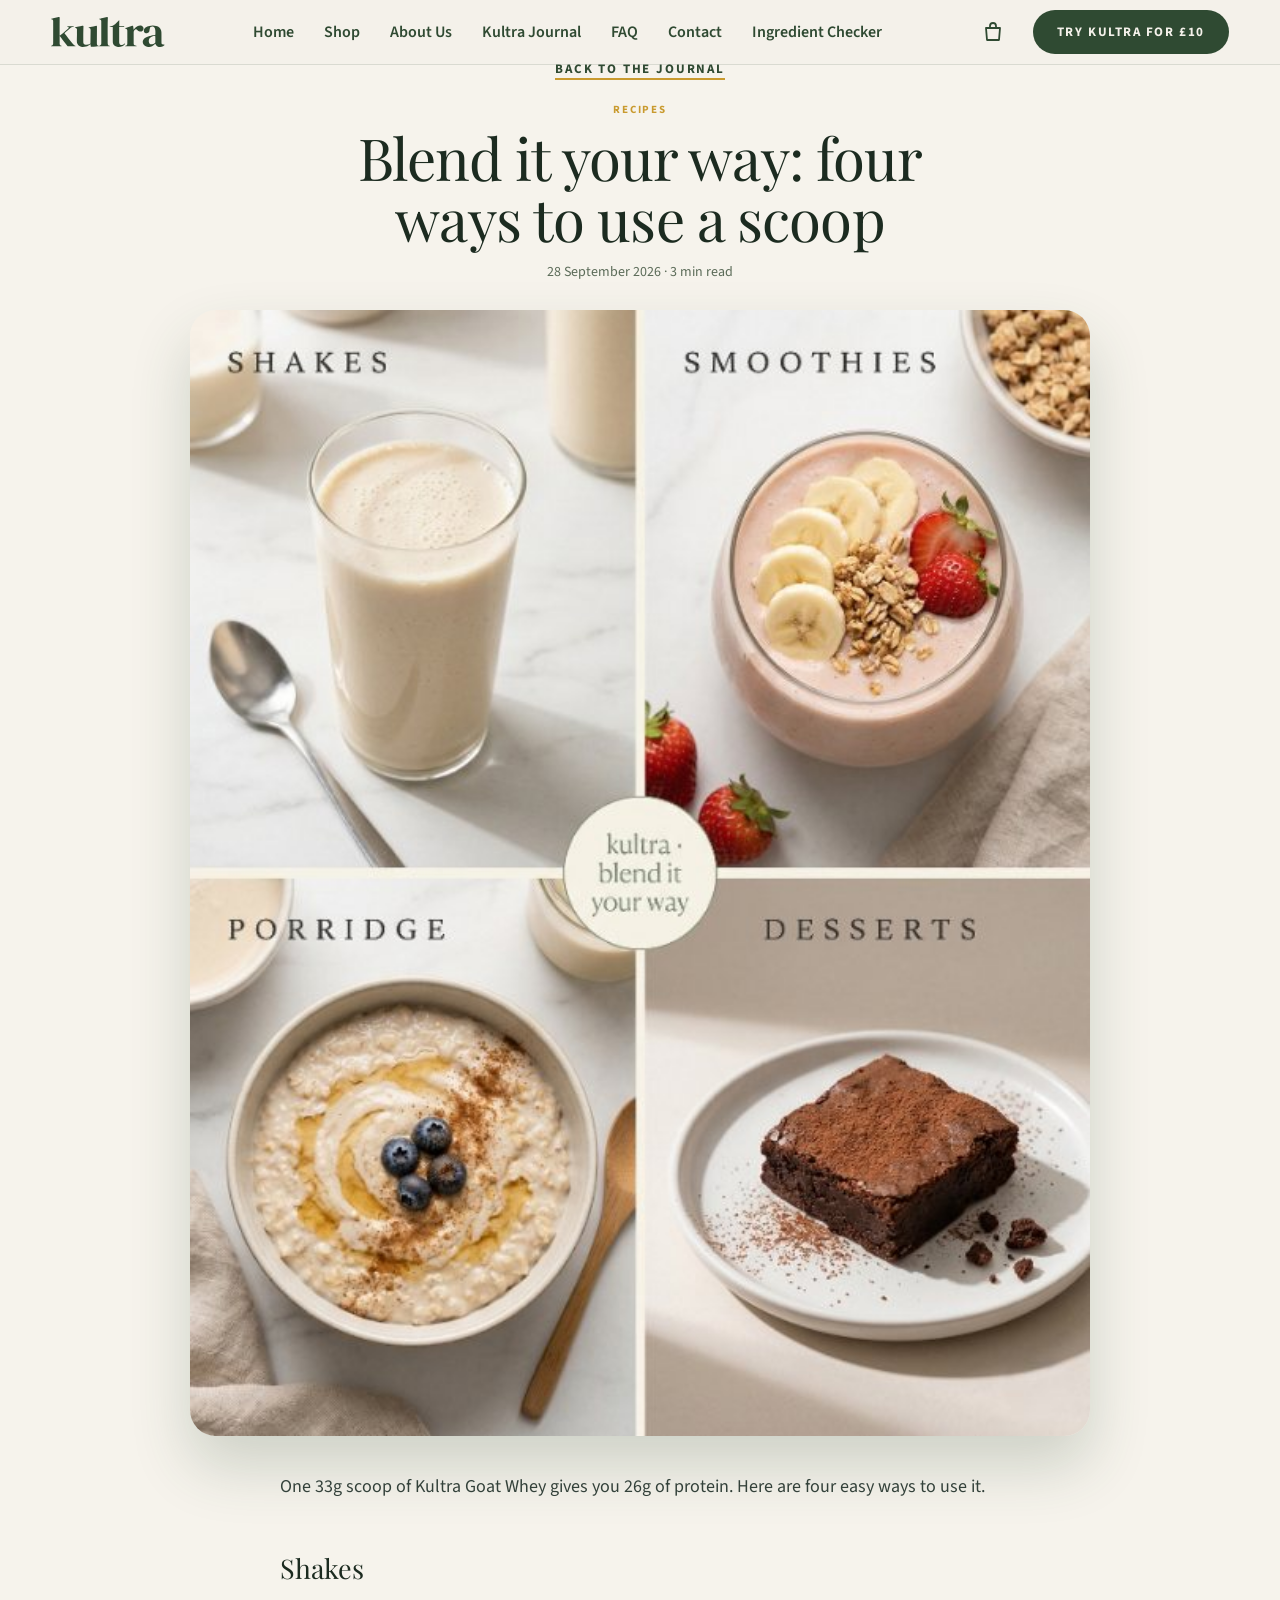
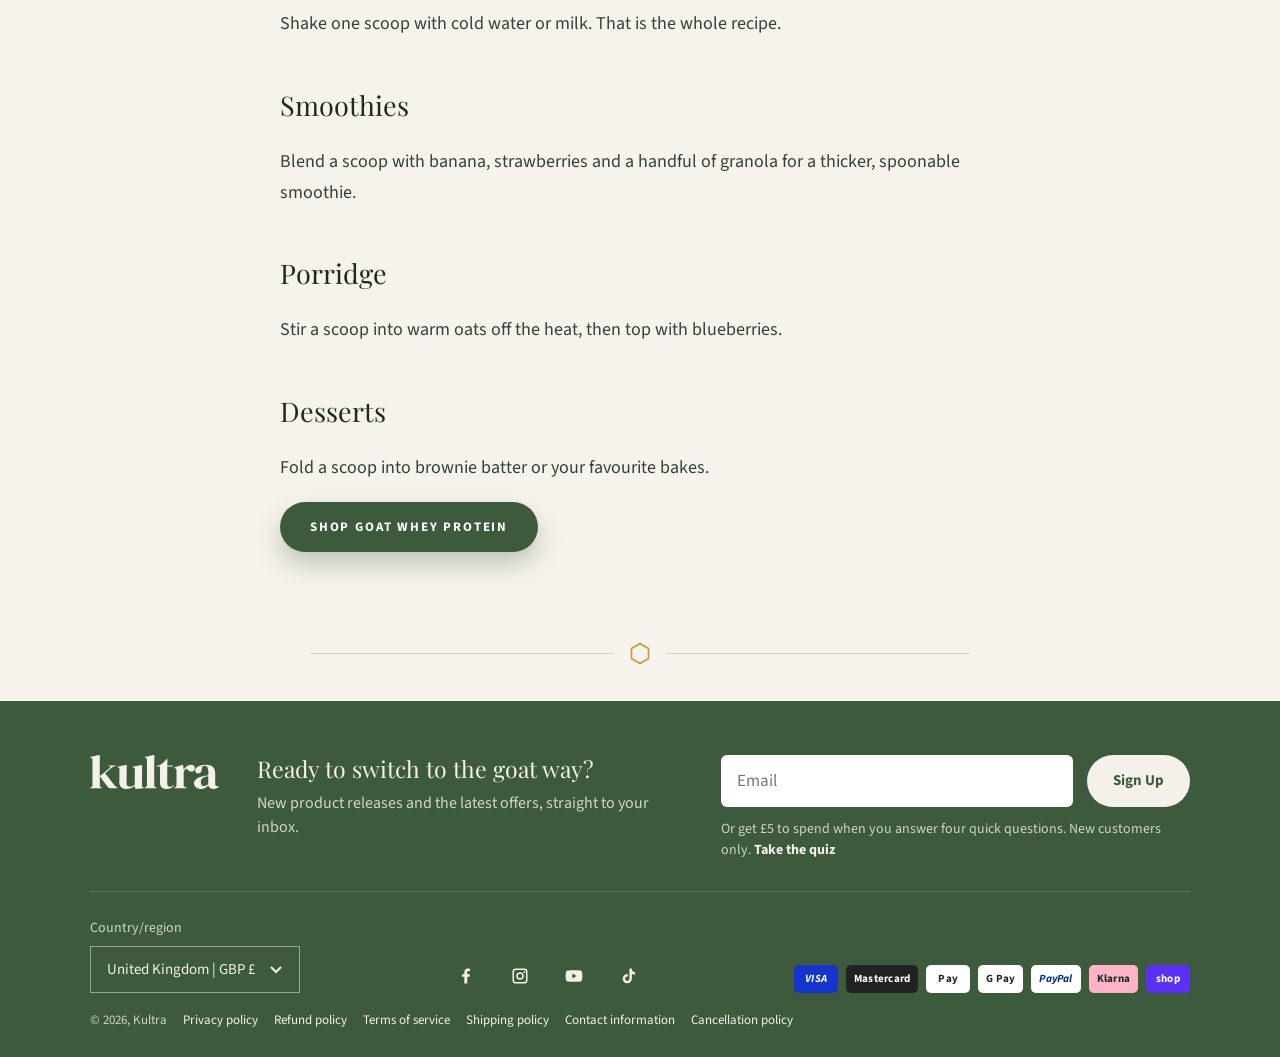
<file: article.html>
<!doctype html><html lang="en"><head><meta charset="utf-8"><meta name="viewport" content="width=device-width,initial-scale=1,viewport-fit=cover"><title>Blend it your way | Kultra Journal</title><meta name="description" content="Four ways to use a scoop of Kultra Goat Whey."><link rel="preconnect" href="https://fonts.googleapis.com"><link rel="preconnect" href="https://fonts.gstatic.com" crossorigin><link href="https://fonts.googleapis.com/css2?family=Playfair+Display:wght@500;700&family=Source+Sans+3:wght@400;600;700&display=swap" rel="stylesheet"><link rel="stylesheet" href="assets/kultra.css"><script>window.KBASE="assets/";</script></head><body><a class="skip" href="#main">Skip to content</a><header class="nav" id="nav">
  <div class="nav-in">
    <a class="logo" href="index.html" aria-label="Kultra home"><svg role="img" aria-label="kultra" xmlns="http://www.w3.org/2000/svg" viewBox="0 0 516.68 136.44"><path  d="M144.35,252.89c-.49.24-1,.68-1.47.68-5.14.05-10.27,0-15.41,0H110.68a3.83,3.83,0,0,1-3.43-1.76c-2.84-3.88-5.91-7.58-8.85-11.38Q91.29,231.21,84.23,222c-3.66-4.79-7.27-9.61-10.89-14.43a10.15,10.15,0,0,1-.73-1.34l-.56.4a10.67,10.67,0,0,0-.13,1.12q0,16.63,0,33.27c0,2.33.27,4.6,1.77,6.55a9.47,9.47,0,0,0,5,3.3,8.41,8.41,0,0,1,1.77.5,1.94,1.94,0,0,1,.82,1.14c0,.2-.46.65-.8.79a4.15,4.15,0,0,1-1.59.33q-22.18,0-44.38,0c-.6,0-1.21-.11-1.86-.17-.22-2,1.17-2.42,2.49-2.6a7.72,7.72,0,0,0,6.4-5.08,14.13,14.13,0,0,0,.9-5.08c.08-11.14,0-22.28.06-33.42,0-22.8.08-45.59,0-68.38A8.87,8.87,0,0,0,41,134.08c-1.12-1.71-2.95-2.38-4.68-3.19a16,16,0,0,0-2.6-.9c-1-.26-1.31-.84-1-2a12.56,12.56,0,0,0,2.74,0c1-.22,1.85-.78,2.85-1.08.36,0,26.74-5.9,31-6.75,1-.21,2.87,1.38,2.88,2.54,0,1.49-.07,3-.09,4.46-.08,5.32-.18,10.65-.22,16q-.08,10.31-.07,20.59,0,20.27.12,40.51c0,.4.06.79.12,1.54,2.1-1.74,4-3.29,5.92-4.9q10.15-8.7,20.28-17.44c4.41-3.82,8.77-7.7,13.14-11.55a4.47,4.47,0,0,0,.83-.91c2-3.26,1.12-4.92-2.94-6.29a31,31,0,0,0-3.21-.74c.11-.72.19-1.3.28-1.95h29.43l.5.49c.52,1.48-.37,1.62-1.31,1.88-3.95,1.07-8.07,1.75-11.54,4a88.72,88.72,0,0,0-7.7,6c-2.65,2.21-5.22,4.52-7.81,6.8-2.79,2.44-5.56,4.9-8.36,7.33-1.58,1.37-3.19,2.71-4.79,4.06-1.16,1-1.13,1.84-.15,3.07,6.12,7.63,12.15,15.31,18.19,23,5.57,7.1,11.06,14.25,16.67,21.31,2.61,3.28,5.28,6.55,8.91,8.8a34.76,34.76,0,0,0,3.59,1.71c.46.21,1,.3,1.36.65A9.07,9.07,0,0,1,144.35,252.89Z" transform="translate(-32.61 -120.16)"/><path  d="M212.19,244.46c-1.72,1.13-3.34,2.2-5,3.25-6.39,4.14-13.18,7.28-20.82,8.3-5.69.75-11.39.89-16.95-.65-6.9-1.9-12.57-5.47-16.2-12.05-2.34-4.24-3-8.8-3-13.32-.14-10,.34-19.91.52-29.86,0-2.09-.16-4.19-.14-6.28,0-5.75.14-11.49.19-17.23a6.26,6.26,0,0,0-3.36-5.8,28.64,28.64,0,0,0-3.84-1.37c-1-.38-2.16-.6-2.4-2,2.26-.91,33.17-6.63,35.6-7.17a2.72,2.72,0,0,1,3.48,2.87c-.23,9.13-.65,18.26-.73,27.39q-.2,22.4,0,44.81c0,6.65,4,10.57,10.63,11.26a30.79,30.79,0,0,0,20.35-5A2.8,2.8,0,0,0,212,239c.2-19.2.48-38.4.73-57.6,0-1.53,0-3.08-.11-4.61-.25-3.6-2.1-5.72-5.6-6.6a12.84,12.84,0,0,1-2.6-.88c-.4-.21-.9-.89-.81-1.23a1.75,1.75,0,0,1,1.21-.94c2.34-.53,4.71-1,7.07-1.43l13.08-2.6,14.08-2.84c1.15-.23,2.72,1.4,2.72,2.88,0,2.2-.12,4.41-.13,6.62q-.21,35.58-.38,71.15c0,5.77,1.85,8.23,7.25,10.22a2.65,2.65,0,0,1,1.14.72c.73.9.32,1.79-.85,1.86-3.59.19-7.18.31-10.77.51-7.23.39-14.45.82-21.68,1.24-2.5.14-2.52.12-2.88-2.37C213.07,250.28,212.63,247.46,212.19,244.46Z" transform="translate(-32.61 -120.16)"/><path  d="M507.11,242.13c-2.79,2.39-5.43,4.76-8.19,7a46,46,0,0,1-6.45,4.28c-5.94,3.33-12.26,3.57-18.61,2.89-5.31-.57-10.54-2-14.78-5.62-1.91-1.65-4.11-3.16-5.47-5.21a24,24,0,0,1-3.05-7.49,19.23,19.23,0,0,1,1-12.47,22.41,22.41,0,0,1,8.13-9.53,53,53,0,0,1,9.22-5.34c3.95-1.71,8.13-2.9,12.25-4.22a51.15,51.15,0,0,1,5.5-1.31c2.61-.51,5.24-.95,7.88-1.38,1.65-.26,3.32-.44,5-.68s3.31-.62,5-.75a2.66,2.66,0,0,0,2.62-2.49,19,19,0,0,0,.31-3.52c0-4.56.17-9.16-.26-13.69a49.2,49.2,0,0,0-2.35-11.48c-3.1-8.84-14.12-9.82-19.36-5.35a10,10,0,0,0-2.32,3.56c-1.84,4.13-2,8.65-2.86,13-.8,4.1-2.38,7.72-6.35,10a11.59,11.59,0,0,1-5.21,1.76c-3.56,0-7.18-.08-10.25-2.7-3.46-3-3.71-6.69-3.47-10.73.32-5.56,3.55-9.29,7.72-12.45,5.1-3.86,11-5.95,17.16-7.21a73.9,73.9,0,0,1,30.74-.25c7.38,1.61,13.87,4.92,18.55,11.2,2.52,3.38,3.68,7.27,4.66,11.23,1.3,5.25,1.14,10.64,1.16,16,0,12.73,0,25.47.08,38.2,0,4.86,2.36,7.26,7.12,7.69,1.22.11,2.49-.36,3.7-.24a5.07,5.07,0,0,1,3,1.12c.87.92,0,2.13-.79,2.77-1.89,1.49-3.93,2.8-5.91,4.17-3.83,2.62-8.28,3.18-12.69,3.34a26,26,0,0,1-12.46-2.42,17,17,0,0,1-8.85-9.66A17.87,17.87,0,0,0,507.11,242.13Zm.08-19.66h.11c0-1.13,0-2.26,0-3.38-.17-4.05-.35-8.09-.57-12.13-.08-1.43-.9-1.77-2.22-1.34a36.72,36.72,0,0,1-3.84,1c-1.73.34-3.62.25-5.2.91a52.25,52.25,0,0,0-10.35,5.32,15.64,15.64,0,0,0-5.47,6.45A23.9,23.9,0,0,0,478.4,236a10.3,10.3,0,0,0,1.11,3.13c3.1,4.34,7.5,5.83,12.68,5.46,4.48-.31,8.12-2.58,11.69-5a7.48,7.48,0,0,0,3.34-7C507.09,229.24,507.19,225.85,507.19,222.47Z" transform="translate(-32.61 -120.16)"/><path  d="M251.22,253.57a2.19,2.19,0,0,1,1.86-2.55c6.15-1.87,8.31-4.66,8.36-11.2.05-7.86,0-15.71-.05-23.57q0-37.89-.14-75.79a17.22,17.22,0,0,0-1-5.68c-.81-2.3-3.14-2.92-5.2-3.67-.76-.28-1.64-.21-2.4-.47a5.68,5.68,0,0,1-1.36-1c.4-.46.7-1.16,1.2-1.34a27.56,27.56,0,0,1,3.29-.75c4.09-1,8.17-2,12.27-2.87q9.74-2.16,19.48-4.22c2.33-.49,3.91,1.1,3.77,3.5-.2,3.43-.34,6.87-.43,10.3-.21,7.9-.45,15.79-.53,23.69-.11,10-.11,19.92-.09,29.87q.06,25.43.21,50.84a30.72,30.72,0,0,0,.52,5.66,7.94,7.94,0,0,0,5.75,6.22c.63.21,1.31.29,1.93.52.79.3,2,.2,1.89,1.54s-1.32,1-2.15,1c-2.51,0-5,0-7.55,0l-36.51.12C253.31,253.71,252.3,253.62,251.22,253.57Z" transform="translate(-32.61 -120.16)"/><path  d="M408.55,178.42c.9-1.35,1.59-2.47,2.36-3.54a39.57,39.57,0,0,1,16.68-13.47c6.28-2.68,12.83-3.41,19.17.05,6,3.29,8,10.68,5.91,16.52-1.42,4-4.51,6.29-8,8.14a5.16,5.16,0,0,1-2.23.35,32.37,32.37,0,0,1-6.23-.07c-4.79-.84-8.33-3.83-11.52-7.31a18.52,18.52,0,0,0-2.53-2.23c-2.18-1.65-4.18-1.73-6.32,0-4.39,3.55-7.46,7.8-7.26,13.84.14,4,0,8,0,12q0,17.42,0,34.81c0,1.44,0,2.88.1,4.31a7.5,7.5,0,0,0,4.51,7,28.87,28.87,0,0,0,4.19,1.47,26.8,26.8,0,0,1,3.43.81c.67.31,1.07,1.2,1.59,1.82a5.47,5.47,0,0,1-1.82.7q-22.11,0-44.22,0c-2,0-4,0-6,0-.4,0-1.13-.37-1.12-.5a2.2,2.2,0,0,1,.6-1.43,5.77,5.77,0,0,1,2-.75c2.94-.73,5.72-1.85,6.88-4.86a16.9,16.9,0,0,0,1-5.7c.11-8.21.09-16.42.09-24.64q0-15.78-.05-31.57a29.49,29.49,0,0,0-.49-5.05,6.92,6.92,0,0,0-5.52-5.72,26.82,26.82,0,0,1-2.85-.66,7.11,7.11,0,0,1-1.66-1.24c.5-.48.91-1.22,1.51-1.42,3.74-1.25,7.52-2.39,11.29-3.57,6.7-2.12,13.4-4.27,20.11-6.35,2.95-.92,3.95-.29,4.38,2.83.65,4.62,1.2,9.26,1.8,13.89C408.29,177.27,408.41,177.7,408.55,178.42Z" transform="translate(-32.61 -120.16)"/><path  d="M299.28,164.52a9.58,9.58,0,0,1,2.38-1A37.19,37.19,0,0,0,324,153.13c5.46-5.36,10.7-10.93,16-16.41a4,4,0,0,1,1-.95,10.18,10.18,0,0,1,1.84-.5,6.42,6.42,0,0,1,.35,1.52c-.06,7.69-.14,15.39-.28,23.08,0,1.48.41,2.17,2,2.15,6.11-.07,12.21-.06,18.32-.08,1.92,0,2.51.54,2.52,2.23,0,1.37-.75,1.75-2,1.74-5.08,0-10.16,0-15.25-.06-1.49,0-3,.06-4.47,0-1.08,0-1.45.47-1.43,1.49q.06,3.54.06,7.08,0,28.8,0,57.6a33.89,33.89,0,0,0,.55,7.34,11.08,11.08,0,0,0,13,8.27c4.13-.77,7.31-3.07,10.27-5.84.73-.68,1.35-1.71,2.5-.63s.42,1.89-.2,2.72a29.86,29.86,0,0,1-20.18,12,43.47,43.47,0,0,1-15.47-.16,26.51,26.51,0,0,1-12.32-5.63c-3.44-2.94-5.21-6.74-6.34-11-1-3.79-.79-7.64-.8-11.47q0-29.88,0-59.76c0-1.53-.36-2.05-2-2-3.54.14-7.08.08-10.63,0a6.28,6.28,0,0,1-1.89-.69Z" transform="translate(-32.61 -120.16)"/></svg></a>
    <nav class="links" aria-label="Main">
      <a href="index.html">Home</a>
      <a href="shop.html">Shop</a>
      <a href="index.html#founder">About Us</a>
      <a href="journal.html">Kultra Journal</a>
      <a href="faq.html">FAQ</a>
      <a href="contact.html">Contact</a>
      <a href="ingredient-checker.html">Ingredient Checker</a>
    </nav>
    <div class="right">
      <a class="cart" href="https://kultra.co.uk/cart" aria-label="Cart"><svg viewBox="0 0 24 24" aria-hidden="true"><path d="M5 8h14l-1 12H6L5 8z"/><path d="M9 8V6a3 3 0 016 0v2"/></svg></a>
      <a class="btn" href="shop.html?variant=58833947099400">Try Kultra for £10</a>
      <button class="burger" id="burger" aria-label="Open menu" aria-expanded="false"><i></i><i></i><i></i></button>
    </div>
  </div>
  <div class="panel" id="panel">
    <a class="pl" href="index.html">Home</a><a class="pl" href="shop.html">Shop</a><a class="pl" href="index.html#founder">About Us</a><a class="pl" href="journal.html">Kultra Journal</a><a class="pl" href="faq.html">FAQ</a><a class="pl" href="contact.html">Contact</a><a class="pl" href="ingredient-checker.html">Ingredient Checker</a>
    <a class="btn" href="shop.html?variant=58833947099400">Try Kultra for £10</a>
  </div>
</header><main id="main" class="pg"><div class="pg-w"><div class="ar-hd"><a class="ar-bk" href="journal.html">Back to the Journal</a><div class="jn-tg">Recipes</div><h1>Blend it your way: four ways to use a scoop</h1><div class="ar-mt">28 September 2026 · 3 min read</div></div><div class="ar-im"><img src="assets/k-e889d6a68f.jpg" alt="Shakes, smoothies, porridge and desserts"></div><div class="pg-in"><p>One 33g scoop of Kultra Goat Whey gives you 26g of protein. Here are four easy ways to use it.</p><h2>Shakes</h2><p>Shake one scoop with cold water or milk. That is the whole recipe.</p><h2>Smoothies</h2><p>Blend a scoop with banana, strawberries and a handful of granola for a thicker, spoonable smoothie.</p><h2>Porridge</h2><p>Stir a scoop into warm oats off the heat, then top with blueberries.</p><h2>Desserts</h2><p>Fold a scoop into brownie batter or your favourite bakes.</p><p><a class="pg-btn" href="shop.html" style="color:#fff">Shop Goat Whey Protein</a></p></div></div></main><div class="ft-w"><div class="ft-dv"><i></i><svg viewBox="0 0 20 22" aria-hidden="true"><path d="M10 1l8.500 5v10L10 21 1.500 16V6z"/></svg><i></i></div></div>
<footer class="ft"><div class="ft-in">
  <div class="ft-top"><div class="ft-logo"><a class="logo" href="index.html" aria-label="Kultra home"><svg role="img" aria-label="kultra" xmlns="http://www.w3.org/2000/svg" viewBox="0 0 516.68 136.44"><path  d="M144.35,252.89c-.49.24-1,.68-1.47.68-5.14.05-10.27,0-15.41,0H110.68a3.83,3.83,0,0,1-3.43-1.76c-2.84-3.88-5.91-7.58-8.85-11.38Q91.29,231.21,84.23,222c-3.66-4.79-7.27-9.61-10.89-14.43a10.15,10.15,0,0,1-.73-1.34l-.56.4a10.67,10.67,0,0,0-.13,1.12q0,16.63,0,33.27c0,2.33.27,4.6,1.77,6.55a9.47,9.47,0,0,0,5,3.3,8.41,8.41,0,0,1,1.77.5,1.94,1.94,0,0,1,.82,1.14c0,.2-.46.65-.8.79a4.15,4.15,0,0,1-1.59.33q-22.18,0-44.38,0c-.6,0-1.21-.11-1.86-.17-.22-2,1.17-2.42,2.49-2.6a7.72,7.72,0,0,0,6.4-5.08,14.13,14.13,0,0,0,.9-5.08c.08-11.14,0-22.28.06-33.42,0-22.8.08-45.59,0-68.38A8.87,8.87,0,0,0,41,134.08c-1.12-1.71-2.95-2.38-4.68-3.19a16,16,0,0,0-2.6-.9c-1-.26-1.31-.84-1-2a12.56,12.56,0,0,0,2.74,0c1-.22,1.85-.78,2.85-1.08.36,0,26.74-5.9,31-6.75,1-.21,2.87,1.38,2.88,2.54,0,1.49-.07,3-.09,4.46-.08,5.32-.18,10.65-.22,16q-.08,10.31-.07,20.59,0,20.27.12,40.51c0,.4.06.79.12,1.54,2.1-1.74,4-3.29,5.92-4.9q10.15-8.7,20.28-17.44c4.41-3.82,8.77-7.7,13.14-11.55a4.47,4.47,0,0,0,.83-.91c2-3.26,1.12-4.92-2.94-6.29a31,31,0,0,0-3.21-.74c.11-.72.19-1.3.28-1.95h29.43l.5.49c.52,1.48-.37,1.62-1.31,1.88-3.95,1.07-8.07,1.75-11.54,4a88.72,88.72,0,0,0-7.7,6c-2.65,2.21-5.22,4.52-7.81,6.8-2.79,2.44-5.56,4.9-8.36,7.33-1.58,1.37-3.19,2.71-4.79,4.06-1.16,1-1.13,1.84-.15,3.07,6.12,7.63,12.15,15.31,18.19,23,5.57,7.1,11.06,14.25,16.67,21.31,2.61,3.28,5.28,6.55,8.91,8.8a34.76,34.76,0,0,0,3.59,1.71c.46.21,1,.3,1.36.65A9.07,9.07,0,0,1,144.35,252.89Z" transform="translate(-32.61 -120.16)"/><path  d="M212.19,244.46c-1.72,1.13-3.34,2.2-5,3.25-6.39,4.14-13.18,7.28-20.82,8.3-5.69.75-11.39.89-16.95-.65-6.9-1.9-12.57-5.47-16.2-12.05-2.34-4.24-3-8.8-3-13.32-.14-10,.34-19.91.52-29.86,0-2.09-.16-4.19-.14-6.28,0-5.75.14-11.49.19-17.23a6.26,6.26,0,0,0-3.36-5.8,28.64,28.64,0,0,0-3.84-1.37c-1-.38-2.16-.6-2.4-2,2.26-.91,33.17-6.63,35.6-7.17a2.72,2.72,0,0,1,3.48,2.87c-.23,9.13-.65,18.26-.73,27.39q-.2,22.4,0,44.81c0,6.65,4,10.57,10.63,11.26a30.79,30.79,0,0,0,20.35-5A2.8,2.8,0,0,0,212,239c.2-19.2.48-38.4.73-57.6,0-1.53,0-3.08-.11-4.61-.25-3.6-2.1-5.72-5.6-6.6a12.84,12.84,0,0,1-2.6-.88c-.4-.21-.9-.89-.81-1.23a1.75,1.75,0,0,1,1.21-.94c2.34-.53,4.71-1,7.07-1.43l13.08-2.6,14.08-2.84c1.15-.23,2.72,1.4,2.72,2.88,0,2.2-.12,4.41-.13,6.62q-.21,35.58-.38,71.15c0,5.77,1.85,8.23,7.25,10.22a2.65,2.65,0,0,1,1.14.72c.73.9.32,1.79-.85,1.86-3.59.19-7.18.31-10.77.51-7.23.39-14.45.82-21.68,1.24-2.5.14-2.52.12-2.88-2.37C213.07,250.28,212.63,247.46,212.19,244.46Z" transform="translate(-32.61 -120.16)"/><path  d="M507.11,242.13c-2.79,2.39-5.43,4.76-8.19,7a46,46,0,0,1-6.45,4.28c-5.94,3.33-12.26,3.57-18.61,2.89-5.31-.57-10.54-2-14.78-5.62-1.91-1.65-4.11-3.16-5.47-5.21a24,24,0,0,1-3.05-7.49,19.23,19.23,0,0,1,1-12.47,22.41,22.41,0,0,1,8.13-9.53,53,53,0,0,1,9.22-5.34c3.95-1.71,8.13-2.9,12.25-4.22a51.15,51.15,0,0,1,5.5-1.31c2.61-.51,5.24-.95,7.88-1.38,1.65-.26,3.32-.44,5-.68s3.31-.62,5-.75a2.66,2.66,0,0,0,2.62-2.49,19,19,0,0,0,.31-3.52c0-4.56.17-9.16-.26-13.69a49.2,49.2,0,0,0-2.35-11.48c-3.1-8.84-14.12-9.82-19.36-5.35a10,10,0,0,0-2.32,3.56c-1.84,4.13-2,8.65-2.86,13-.8,4.1-2.38,7.72-6.35,10a11.59,11.59,0,0,1-5.21,1.76c-3.56,0-7.18-.08-10.25-2.7-3.46-3-3.71-6.69-3.47-10.73.32-5.56,3.55-9.29,7.72-12.45,5.1-3.86,11-5.95,17.16-7.21a73.9,73.9,0,0,1,30.74-.25c7.38,1.61,13.87,4.92,18.55,11.2,2.52,3.38,3.68,7.27,4.66,11.23,1.3,5.25,1.14,10.64,1.16,16,0,12.73,0,25.47.08,38.2,0,4.86,2.36,7.26,7.12,7.69,1.22.11,2.49-.36,3.7-.24a5.07,5.07,0,0,1,3,1.12c.87.92,0,2.13-.79,2.77-1.89,1.49-3.93,2.8-5.91,4.17-3.83,2.62-8.28,3.18-12.69,3.34a26,26,0,0,1-12.46-2.42,17,17,0,0,1-8.85-9.66A17.87,17.87,0,0,0,507.11,242.13Zm.08-19.66h.11c0-1.13,0-2.26,0-3.38-.17-4.05-.35-8.09-.57-12.13-.08-1.43-.9-1.77-2.22-1.34a36.72,36.72,0,0,1-3.84,1c-1.73.34-3.62.25-5.2.91a52.25,52.25,0,0,0-10.35,5.32,15.64,15.64,0,0,0-5.47,6.45A23.9,23.9,0,0,0,478.4,236a10.3,10.3,0,0,0,1.11,3.13c3.1,4.34,7.5,5.83,12.68,5.46,4.48-.31,8.12-2.58,11.69-5a7.48,7.48,0,0,0,3.34-7C507.09,229.24,507.19,225.85,507.19,222.47Z" transform="translate(-32.61 -120.16)"/><path  d="M251.22,253.57a2.19,2.19,0,0,1,1.86-2.55c6.15-1.87,8.31-4.66,8.36-11.2.05-7.86,0-15.71-.05-23.57q0-37.89-.14-75.79a17.22,17.22,0,0,0-1-5.68c-.81-2.3-3.14-2.92-5.2-3.67-.76-.28-1.64-.21-2.4-.47a5.68,5.68,0,0,1-1.36-1c.4-.46.7-1.16,1.2-1.34a27.56,27.56,0,0,1,3.29-.75c4.09-1,8.17-2,12.27-2.87q9.74-2.16,19.48-4.22c2.33-.49,3.91,1.1,3.77,3.5-.2,3.43-.34,6.87-.43,10.3-.21,7.9-.45,15.79-.53,23.69-.11,10-.11,19.92-.09,29.87q.06,25.43.21,50.84a30.72,30.72,0,0,0,.52,5.66,7.94,7.94,0,0,0,5.75,6.22c.63.21,1.31.29,1.93.52.79.3,2,.2,1.89,1.54s-1.32,1-2.15,1c-2.51,0-5,0-7.55,0l-36.51.12C253.31,253.71,252.3,253.62,251.22,253.57Z" transform="translate(-32.61 -120.16)"/><path  d="M408.55,178.42c.9-1.35,1.59-2.47,2.36-3.54a39.57,39.57,0,0,1,16.68-13.47c6.28-2.68,12.83-3.41,19.17.05,6,3.29,8,10.68,5.91,16.52-1.42,4-4.51,6.29-8,8.14a5.16,5.16,0,0,1-2.23.35,32.37,32.37,0,0,1-6.23-.07c-4.79-.84-8.33-3.83-11.52-7.31a18.52,18.52,0,0,0-2.53-2.23c-2.18-1.65-4.18-1.73-6.32,0-4.39,3.55-7.46,7.8-7.26,13.84.14,4,0,8,0,12q0,17.42,0,34.81c0,1.44,0,2.88.1,4.31a7.5,7.5,0,0,0,4.51,7,28.87,28.87,0,0,0,4.19,1.47,26.8,26.8,0,0,1,3.43.81c.67.31,1.07,1.2,1.59,1.82a5.47,5.47,0,0,1-1.82.7q-22.11,0-44.22,0c-2,0-4,0-6,0-.4,0-1.13-.37-1.12-.5a2.2,2.2,0,0,1,.6-1.43,5.77,5.77,0,0,1,2-.75c2.94-.73,5.72-1.85,6.88-4.86a16.9,16.9,0,0,0,1-5.7c.11-8.21.09-16.42.09-24.64q0-15.78-.05-31.57a29.49,29.49,0,0,0-.49-5.05,6.92,6.92,0,0,0-5.52-5.72,26.82,26.82,0,0,1-2.85-.66,7.11,7.11,0,0,1-1.66-1.24c.5-.48.91-1.22,1.51-1.42,3.74-1.25,7.52-2.39,11.29-3.57,6.7-2.12,13.4-4.27,20.11-6.35,2.95-.92,3.95-.29,4.38,2.83.65,4.62,1.2,9.26,1.8,13.89C408.29,177.27,408.41,177.7,408.55,178.42Z" transform="translate(-32.61 -120.16)"/><path  d="M299.28,164.52a9.58,9.58,0,0,1,2.38-1A37.19,37.19,0,0,0,324,153.13c5.46-5.36,10.7-10.93,16-16.41a4,4,0,0,1,1-.95,10.18,10.18,0,0,1,1.84-.5,6.42,6.42,0,0,1,.35,1.52c-.06,7.69-.14,15.39-.28,23.08,0,1.48.41,2.17,2,2.15,6.11-.07,12.21-.06,18.32-.08,1.92,0,2.51.54,2.52,2.23,0,1.37-.75,1.75-2,1.74-5.08,0-10.16,0-15.25-.06-1.49,0-3,.06-4.47,0-1.08,0-1.45.47-1.43,1.49q.06,3.54.06,7.08,0,28.8,0,57.6a33.89,33.89,0,0,0,.55,7.34,11.08,11.08,0,0,0,13,8.27c4.13-.77,7.31-3.07,10.27-5.84.73-.68,1.35-1.71,2.5-.63s.42,1.89-.2,2.72a29.86,29.86,0,0,1-20.18,12,43.47,43.47,0,0,1-15.47-.16,26.51,26.51,0,0,1-12.32-5.63c-3.44-2.94-5.21-6.74-6.34-11-1-3.79-.79-7.64-.8-11.47q0-29.88,0-59.76c0-1.53-.36-2.05-2-2-3.54.14-7.08.08-10.63,0a6.28,6.28,0,0,1-1.89-.69Z" transform="translate(-32.61 -120.16)"/></svg></a></div><div class="ft-tx"><h3>Ready to switch to the goat way?</h3><p>New product releases and the latest offers, straight to your inbox.</p></div>
    <form class="ft-f" novalidate><div class="ft-fr"><label class="vh" for="ft-e">Email</label><input id="ft-e" type="email" placeholder="Email" autocomplete="email" required><button type="submit">Sign Up</button></div><p class="ft-fn" id="ft-m" aria-live="polite">Or get £5 to spend when you answer four quick questions. New customers only. <a href="https://kultra.co.uk/pages/find-your-protein">Take the quiz</a></p></form></div>
  <div class="ft-bt"><div class="cx ft-c"><label id="cur-l">Country/region</label><button class="cx-b" type="button" aria-haspopup="listbox" aria-expanded="false" aria-labelledby="cur-l cur-t"><span id="cur-t">United Kingdom | GBP £</span><svg viewBox="0 0 14 14" aria-hidden="true"><path d="M2 5l5 5 5-5"/></svg></button>
<ul class="cx-m" role="listbox" aria-labelledby="cur-l"><li><button type="button" role="option" data-c="CA" data-l="Canada | CAD $" aria-selected="false">Canada</button></li><li><button type="button" role="option" data-c="IE" data-l="Ireland | EUR €" aria-selected="false">Ireland</button></li><li><button type="button" role="option" data-c="GB" data-l="United Kingdom | GBP £" aria-selected="true">United Kingdom</button></li><li><button type="button" role="option" data-c="US" data-l="United States | USD $" aria-selected="false">United States</button></li></ul>
</div><div class="ft-so"><a href="https://www.facebook.com/share/1Ciy2np6hF/?mibextid=wwXIfr" target="_blank" rel="noopener noreferrer" aria-label="Facebook (opens in a new tab)"><svg viewBox="0 0 24 24" aria-hidden="true"><path d="M13.5 21v-8h2.7l.5-3.2h-3.2V7.8c0-.9.4-1.7 1.8-1.7h1.5V3.3S15.5 3 14.2 3C11.6 3 10 4.600 10 7.400v2.400H7.300V13H10v8z"/></svg></a><a href="https://www.instagram.com/kultraprotein" target="_blank" rel="noopener noreferrer" aria-label="Instagram (opens in a new tab)"><svg viewBox="0 0 24 24" aria-hidden="true"><path d="M7 3h10a4 4 0 0 1 4 4v10a4 4 0 0 1-4 4H7a4 4 0 0 1-4-4V7a4 4 0 0 1 4-4zm0 1.800A2.200 2.200 0 0 0 4.800 7v10A2.200 2.200 0 0 0 7 19.200h10a2.200 2.200 0 0 0 2.200-2.200V7A2.200 2.200 0 0 0 17 4.800zM12 7.500a4.500 4.500 0 1 1 0 9 4.500 4.500 0 0 1 0-9zm0 1.800a2.700 2.700 0 1 0 0 5.400 2.700 2.700 0 0 0 0-5.400zM17.200 6.300a1.100 1.100 0 1 1 0 2.200 1.100 1.100 0 0 1 0-2.200z"/></svg></a><a href="https://www.youtube.com/@kultraprotein" target="_blank" rel="noopener noreferrer" aria-label="YouTube (opens in a new tab)"><svg viewBox="0 0 24 24" aria-hidden="true"><path d="M21.500 7.200a2.600 2.600 0 0 0-1.800-1.800C18.100 5 12 5 12 5s-6.100 0-7.700.4A2.600 2.600 0 0 0 2.500 7.200C2 8.800 2 12 2 12s0 3.200.5 4.800a2.600 2.600 0 0 0 1.800 1.800C5.900 19 12 19 12 19s6.100 0 7.700-.4a2.600 2.600 0 0 0 1.800-1.800c.5-1.600.5-4.800.5-4.800s0-3.200-.5-4.800zM10 15V9l5.200 3z"/></svg></a><a href="https://www.tiktok.com/@kultra" target="_blank" rel="noopener noreferrer" aria-label="TikTok (opens in a new tab)"><svg viewBox="0 0 24 24" aria-hidden="true"><path d="M16.600 3h-2.900v12.300a2.600 2.600 0 1 1-2.600-2.600c.3 0 .5 0 .8.100V9.800a5.500 5.500 0 1 0 4.700 5.500V9.200a6.900 6.900 0 0 0 4 1.300V7.600A4.100 4.100 0 0 1 16.600 3z"/></svg></a></div><div class="ft-pay" aria-label="Accepted payment methods"><span style="color:#fff;background:#1434CB;font-style:italic">VISA</span><span style="background:#222;color:#fff">Mastercard</span><span style=""> Pay</span><span style="">G Pay</span><span style="color:#003087;font-style:italic">PayPal</span><span style="background:#FFB3C7">Klarna</span><span style="background:#5A31F4;color:#fff">shop</span></div></div>
  <div class="ft-lg"><span>© 2026, Kultra</span><a href="https://kultra.co.uk/policies/privacy-policy">Privacy policy</a><a href="https://kultra.co.uk/policies/refund-policy">Refund policy</a><a href="https://kultra.co.uk/policies/terms-of-service">Terms of service</a><a href="https://kultra.co.uk/policies/shipping-policy">Shipping policy</a><a href="https://kultra.co.uk/policies/contact-information">Contact information</a><a href="https://kultra.co.uk/policies/subscription-policy">Cancellation policy</a></div>
</div></footer><script src="assets/kultra-nav.js"></script><script src="assets/kultra-footer.js"></script></body></html>
</file>
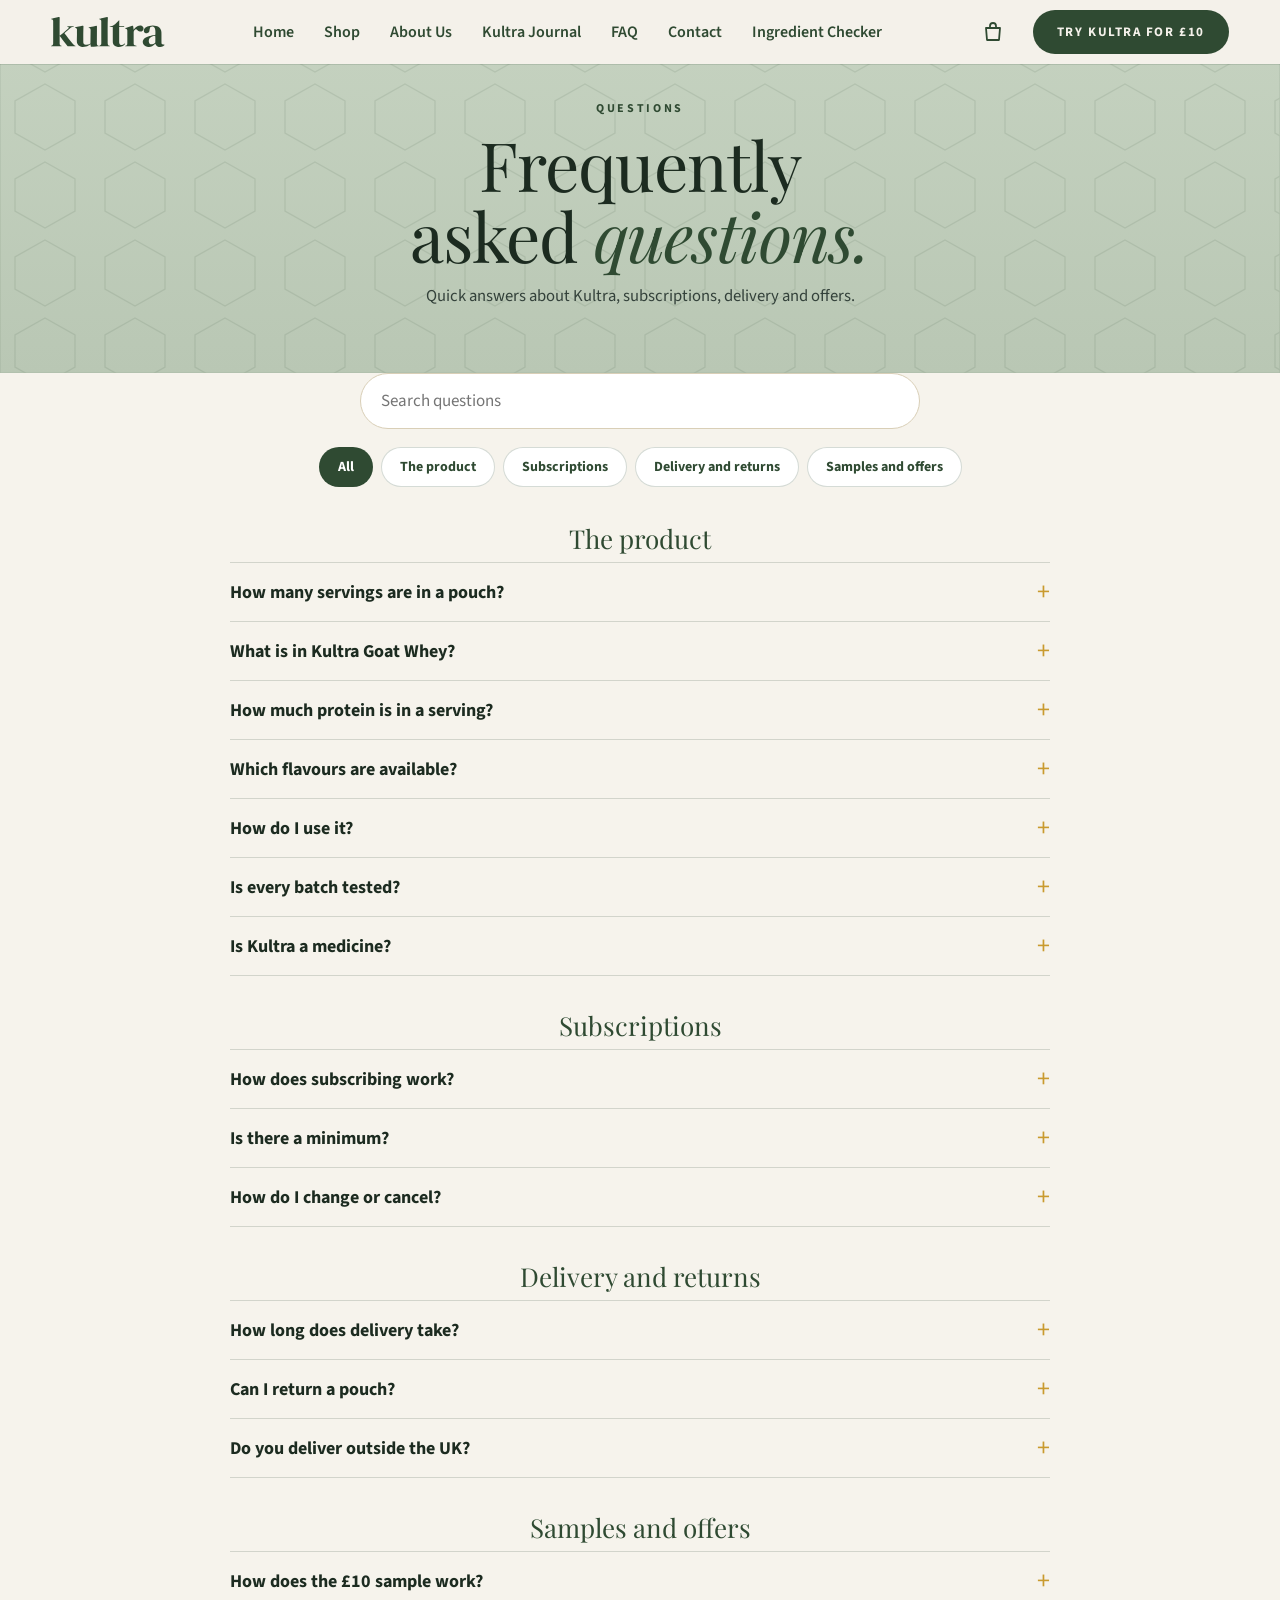
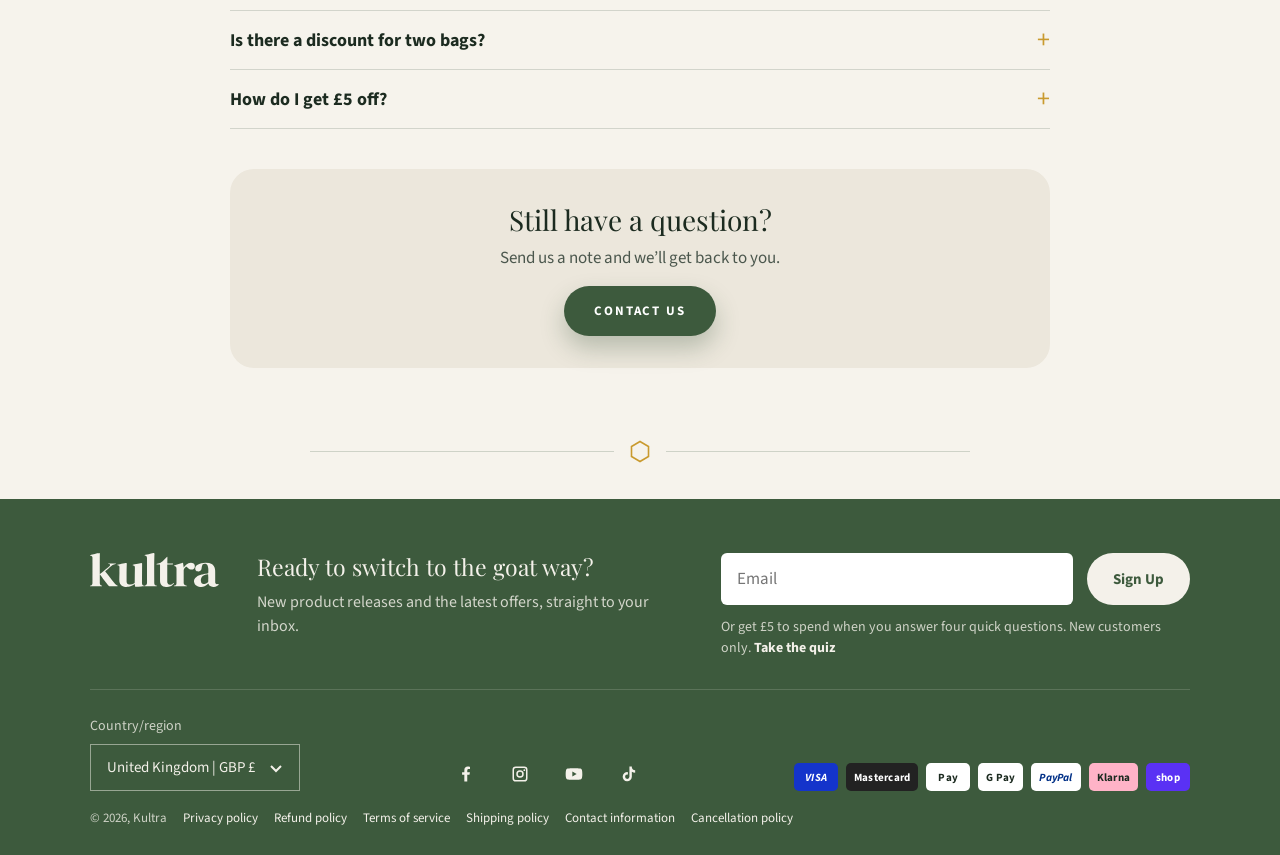
<file: faq.html>
<!doctype html><html lang="en"><head><meta charset="utf-8"><meta name="viewport" content="width=device-width,initial-scale=1,viewport-fit=cover"><title>Frequently asked questions | Kultra</title><meta name="description" content="Answers about Kultra, subscriptions, delivery and offers."><link rel="preconnect" href="https://fonts.googleapis.com"><link rel="preconnect" href="https://fonts.gstatic.com" crossorigin><link href="https://fonts.googleapis.com/css2?family=Playfair+Display:wght@500;700&family=Source+Sans+3:wght@400;600;700&display=swap" rel="stylesheet"><link rel="stylesheet" href="assets/kultra.css"><script>window.KBASE="assets/";</script></head><body><a class="skip" href="#main">Skip to content</a><header class="nav" id="nav">
  <div class="nav-in">
    <a class="logo" href="index.html" aria-label="Kultra home"><svg role="img" aria-label="kultra" xmlns="http://www.w3.org/2000/svg" viewBox="0 0 516.68 136.44"><path  d="M144.35,252.89c-.49.24-1,.68-1.47.68-5.14.05-10.27,0-15.41,0H110.68a3.83,3.83,0,0,1-3.43-1.76c-2.84-3.88-5.91-7.58-8.85-11.38Q91.29,231.21,84.23,222c-3.66-4.79-7.27-9.61-10.89-14.43a10.15,10.15,0,0,1-.73-1.34l-.56.4a10.67,10.67,0,0,0-.13,1.12q0,16.63,0,33.27c0,2.33.27,4.6,1.77,6.55a9.47,9.47,0,0,0,5,3.3,8.41,8.41,0,0,1,1.77.5,1.94,1.94,0,0,1,.82,1.14c0,.2-.46.65-.8.79a4.15,4.15,0,0,1-1.59.33q-22.18,0-44.38,0c-.6,0-1.21-.11-1.86-.17-.22-2,1.17-2.42,2.49-2.6a7.72,7.72,0,0,0,6.4-5.08,14.13,14.13,0,0,0,.9-5.08c.08-11.14,0-22.28.06-33.42,0-22.8.08-45.59,0-68.38A8.87,8.87,0,0,0,41,134.08c-1.12-1.71-2.95-2.38-4.68-3.19a16,16,0,0,0-2.6-.9c-1-.26-1.31-.84-1-2a12.56,12.56,0,0,0,2.74,0c1-.22,1.85-.78,2.85-1.08.36,0,26.74-5.9,31-6.75,1-.21,2.87,1.38,2.88,2.54,0,1.49-.07,3-.09,4.46-.08,5.32-.18,10.65-.22,16q-.08,10.31-.07,20.59,0,20.27.12,40.51c0,.4.06.79.12,1.54,2.1-1.74,4-3.29,5.92-4.9q10.15-8.7,20.28-17.44c4.41-3.82,8.77-7.7,13.14-11.55a4.47,4.47,0,0,0,.83-.91c2-3.26,1.12-4.92-2.94-6.29a31,31,0,0,0-3.21-.74c.11-.72.19-1.3.28-1.95h29.43l.5.49c.52,1.48-.37,1.62-1.31,1.88-3.95,1.07-8.07,1.75-11.54,4a88.72,88.72,0,0,0-7.7,6c-2.65,2.21-5.22,4.52-7.81,6.8-2.79,2.44-5.56,4.9-8.36,7.33-1.58,1.37-3.19,2.71-4.79,4.06-1.16,1-1.13,1.84-.15,3.07,6.12,7.63,12.15,15.31,18.19,23,5.57,7.1,11.06,14.25,16.67,21.31,2.61,3.28,5.28,6.55,8.91,8.8a34.76,34.76,0,0,0,3.59,1.71c.46.21,1,.3,1.36.65A9.07,9.07,0,0,1,144.35,252.89Z" transform="translate(-32.61 -120.16)"/><path  d="M212.19,244.46c-1.72,1.13-3.34,2.2-5,3.25-6.39,4.14-13.18,7.28-20.82,8.3-5.69.75-11.39.89-16.95-.65-6.9-1.9-12.57-5.47-16.2-12.05-2.34-4.24-3-8.8-3-13.32-.14-10,.34-19.91.52-29.86,0-2.09-.16-4.19-.14-6.28,0-5.75.14-11.49.19-17.23a6.26,6.26,0,0,0-3.36-5.8,28.64,28.64,0,0,0-3.84-1.37c-1-.38-2.16-.6-2.4-2,2.26-.91,33.17-6.63,35.6-7.17a2.72,2.72,0,0,1,3.48,2.87c-.23,9.13-.65,18.26-.73,27.39q-.2,22.4,0,44.81c0,6.65,4,10.57,10.63,11.26a30.79,30.79,0,0,0,20.35-5A2.8,2.8,0,0,0,212,239c.2-19.2.48-38.4.73-57.6,0-1.53,0-3.08-.11-4.61-.25-3.6-2.1-5.72-5.6-6.6a12.84,12.84,0,0,1-2.6-.88c-.4-.21-.9-.89-.81-1.23a1.75,1.75,0,0,1,1.21-.94c2.34-.53,4.71-1,7.07-1.43l13.08-2.6,14.08-2.84c1.15-.23,2.72,1.4,2.72,2.88,0,2.2-.12,4.41-.13,6.62q-.21,35.58-.38,71.15c0,5.77,1.85,8.23,7.25,10.22a2.65,2.65,0,0,1,1.14.72c.73.9.32,1.79-.85,1.86-3.59.19-7.18.31-10.77.51-7.23.39-14.45.82-21.68,1.24-2.5.14-2.52.12-2.88-2.37C213.07,250.28,212.63,247.46,212.19,244.46Z" transform="translate(-32.61 -120.16)"/><path  d="M507.11,242.13c-2.79,2.39-5.43,4.76-8.19,7a46,46,0,0,1-6.45,4.28c-5.94,3.33-12.26,3.57-18.61,2.89-5.31-.57-10.54-2-14.78-5.62-1.91-1.65-4.11-3.16-5.47-5.21a24,24,0,0,1-3.05-7.49,19.23,19.23,0,0,1,1-12.47,22.41,22.41,0,0,1,8.13-9.53,53,53,0,0,1,9.22-5.34c3.95-1.71,8.13-2.9,12.25-4.22a51.15,51.15,0,0,1,5.5-1.31c2.61-.51,5.24-.95,7.88-1.38,1.65-.26,3.32-.44,5-.68s3.31-.62,5-.75a2.66,2.66,0,0,0,2.62-2.49,19,19,0,0,0,.31-3.52c0-4.56.17-9.16-.26-13.69a49.2,49.2,0,0,0-2.35-11.48c-3.1-8.84-14.12-9.82-19.36-5.35a10,10,0,0,0-2.32,3.56c-1.84,4.13-2,8.65-2.86,13-.8,4.1-2.38,7.72-6.35,10a11.59,11.59,0,0,1-5.21,1.76c-3.56,0-7.18-.08-10.25-2.7-3.46-3-3.71-6.69-3.47-10.73.32-5.56,3.55-9.29,7.72-12.45,5.1-3.86,11-5.95,17.16-7.21a73.9,73.9,0,0,1,30.74-.25c7.38,1.61,13.87,4.92,18.55,11.2,2.52,3.38,3.68,7.27,4.66,11.23,1.3,5.25,1.14,10.64,1.16,16,0,12.73,0,25.47.08,38.2,0,4.86,2.36,7.26,7.12,7.69,1.22.11,2.49-.36,3.7-.24a5.07,5.07,0,0,1,3,1.12c.87.92,0,2.13-.79,2.77-1.89,1.49-3.93,2.8-5.91,4.17-3.83,2.62-8.28,3.18-12.69,3.34a26,26,0,0,1-12.46-2.42,17,17,0,0,1-8.85-9.66A17.87,17.87,0,0,0,507.11,242.13Zm.08-19.66h.11c0-1.13,0-2.26,0-3.38-.17-4.05-.35-8.09-.57-12.13-.08-1.43-.9-1.77-2.22-1.34a36.72,36.72,0,0,1-3.84,1c-1.73.34-3.62.25-5.2.91a52.25,52.25,0,0,0-10.35,5.32,15.64,15.64,0,0,0-5.47,6.45A23.9,23.9,0,0,0,478.4,236a10.3,10.3,0,0,0,1.11,3.13c3.1,4.34,7.5,5.83,12.68,5.46,4.48-.31,8.12-2.58,11.69-5a7.48,7.48,0,0,0,3.34-7C507.09,229.24,507.19,225.85,507.19,222.47Z" transform="translate(-32.61 -120.16)"/><path  d="M251.22,253.57a2.19,2.19,0,0,1,1.86-2.55c6.15-1.87,8.31-4.66,8.36-11.2.05-7.86,0-15.71-.05-23.57q0-37.89-.14-75.79a17.22,17.22,0,0,0-1-5.68c-.81-2.3-3.14-2.92-5.2-3.67-.76-.28-1.64-.21-2.4-.47a5.68,5.68,0,0,1-1.36-1c.4-.46.7-1.16,1.2-1.34a27.56,27.56,0,0,1,3.29-.75c4.09-1,8.17-2,12.27-2.87q9.74-2.16,19.48-4.22c2.33-.49,3.91,1.1,3.77,3.5-.2,3.43-.34,6.87-.43,10.3-.21,7.9-.45,15.79-.53,23.69-.11,10-.11,19.92-.09,29.87q.06,25.43.21,50.84a30.72,30.72,0,0,0,.52,5.66,7.94,7.94,0,0,0,5.75,6.22c.63.21,1.31.29,1.93.52.79.3,2,.2,1.89,1.54s-1.32,1-2.15,1c-2.51,0-5,0-7.55,0l-36.51.12C253.31,253.71,252.3,253.62,251.22,253.57Z" transform="translate(-32.61 -120.16)"/><path  d="M408.55,178.42c.9-1.35,1.59-2.47,2.36-3.54a39.57,39.57,0,0,1,16.68-13.47c6.28-2.68,12.83-3.41,19.17.05,6,3.29,8,10.68,5.91,16.52-1.42,4-4.51,6.29-8,8.14a5.16,5.16,0,0,1-2.23.35,32.37,32.37,0,0,1-6.23-.07c-4.79-.84-8.33-3.83-11.52-7.31a18.52,18.52,0,0,0-2.53-2.23c-2.18-1.65-4.18-1.73-6.32,0-4.39,3.55-7.46,7.8-7.26,13.84.14,4,0,8,0,12q0,17.42,0,34.81c0,1.44,0,2.88.1,4.31a7.5,7.5,0,0,0,4.51,7,28.87,28.87,0,0,0,4.19,1.47,26.8,26.8,0,0,1,3.43.81c.67.31,1.07,1.2,1.59,1.82a5.47,5.47,0,0,1-1.82.7q-22.11,0-44.22,0c-2,0-4,0-6,0-.4,0-1.13-.37-1.12-.5a2.2,2.2,0,0,1,.6-1.43,5.77,5.77,0,0,1,2-.75c2.94-.73,5.72-1.85,6.88-4.86a16.9,16.9,0,0,0,1-5.7c.11-8.21.09-16.42.09-24.64q0-15.78-.05-31.57a29.49,29.49,0,0,0-.49-5.05,6.92,6.92,0,0,0-5.52-5.72,26.82,26.82,0,0,1-2.85-.66,7.11,7.11,0,0,1-1.66-1.24c.5-.48.91-1.22,1.51-1.42,3.74-1.25,7.52-2.39,11.29-3.57,6.7-2.12,13.4-4.27,20.11-6.35,2.95-.92,3.95-.29,4.38,2.83.65,4.62,1.2,9.26,1.8,13.89C408.29,177.27,408.41,177.7,408.55,178.42Z" transform="translate(-32.61 -120.16)"/><path  d="M299.28,164.52a9.58,9.58,0,0,1,2.38-1A37.19,37.19,0,0,0,324,153.13c5.46-5.36,10.7-10.93,16-16.41a4,4,0,0,1,1-.95,10.18,10.18,0,0,1,1.84-.5,6.42,6.42,0,0,1,.35,1.52c-.06,7.69-.14,15.39-.28,23.08,0,1.48.41,2.17,2,2.15,6.11-.07,12.21-.06,18.32-.08,1.92,0,2.51.54,2.52,2.23,0,1.37-.75,1.75-2,1.74-5.08,0-10.16,0-15.25-.06-1.49,0-3,.06-4.47,0-1.08,0-1.45.47-1.43,1.49q.06,3.54.06,7.08,0,28.8,0,57.6a33.89,33.89,0,0,0,.55,7.34,11.08,11.08,0,0,0,13,8.27c4.13-.77,7.31-3.07,10.27-5.84.73-.68,1.35-1.71,2.5-.63s.42,1.89-.2,2.72a29.86,29.86,0,0,1-20.18,12,43.47,43.47,0,0,1-15.47-.16,26.51,26.51,0,0,1-12.32-5.63c-3.44-2.94-5.21-6.74-6.34-11-1-3.79-.79-7.64-.8-11.47q0-29.88,0-59.76c0-1.53-.36-2.05-2-2-3.54.14-7.08.08-10.63,0a6.28,6.28,0,0,1-1.89-.69Z" transform="translate(-32.61 -120.16)"/></svg></a>
    <nav class="links" aria-label="Main">
      <a href="index.html">Home</a>
      <a href="shop.html">Shop</a>
      <a href="index.html#founder">About Us</a>
      <a href="journal.html">Kultra Journal</a>
      <a href="faq.html">FAQ</a>
      <a href="contact.html">Contact</a>
      <a href="ingredient-checker.html">Ingredient Checker</a>
    </nav>
    <div class="right">
      <a class="cart" href="https://kultra.co.uk/cart" aria-label="Cart"><svg viewBox="0 0 24 24" aria-hidden="true"><path d="M5 8h14l-1 12H6L5 8z"/><path d="M9 8V6a3 3 0 016 0v2"/></svg></a>
      <a class="btn" href="shop.html?variant=58833947099400">Try Kultra for £10</a>
      <button class="burger" id="burger" aria-label="Open menu" aria-expanded="false"><i></i><i></i><i></i></button>
    </div>
  </div>
  <div class="panel" id="panel">
    <a class="pl" href="index.html">Home</a><a class="pl" href="shop.html">Shop</a><a class="pl" href="index.html#founder">About Us</a><a class="pl" href="journal.html">Kultra Journal</a><a class="pl" href="faq.html">FAQ</a><a class="pl" href="contact.html">Contact</a><a class="pl" href="ingredient-checker.html">Ingredient Checker</a>
    <a class="btn" href="shop.html?variant=58833947099400">Try Kultra for £10</a>
  </div>
</header><main id="main" class="pg"><section class="pg-h"><svg class="lat" aria-hidden="true"><defs><pattern id="fh" width="90" height="78" patternUnits="userSpaceOnUse"><path d="M45 6l30 17v32L45 72 15 55V23z"/></pattern></defs><rect width="100%" height="100%" fill="url(#fh)"/></svg><div class="in"><div class="pg-eb">Questions</div><h1>Frequently asked <em>questions.</em></h1><p>Quick answers about Kultra, subscriptions, delivery and offers.</p></div></section><section class="fq"><div class="fq-in"><div class="fqs"><label class="vh" for="fq-s">Search questions</label><input id="fq-s" type="search" placeholder="Search questions" autocomplete="off"></div><div class="fqc" role="group" aria-label="Topics"><button type="button" data-g="all" aria-pressed="true">All</button><button type="button" data-g="p" aria-pressed="false">The product</button><button type="button" data-g="s" aria-pressed="false">Subscriptions</button><button type="button" data-g="d" aria-pressed="false">Delivery and returns</button><button type="button" data-g="o" aria-pressed="false">Samples and offers</button></div><div class="fqg" data-g="p"><h2>The product</h2><details><summary>How many servings are in a pouch?</summary><div class="ab">Each pouch holds about 30 servings. One serving is a 33g scoop.</div></details><details><summary>What is in Kultra Goat Whey?</summary><div class="ab">Three ingredients: goat whey concentrate, natural vanilla and stevia leaf. No gums, no fillers and no artificial sweeteners.</div></details><details><summary>How much protein is in a serving?</summary><div class="ab">Each 33g scoop has 26g of protein. The full nutrition panel and amino acid profile are on the <a href="shop.html">product page</a>.</div></details><details><summary>Which flavours are available?</summary><div class="ab">Vanilla is available now. Dutch Chocolate and Unflavoured are coming soon.</div></details><details><summary>How do I use it?</summary><div class="ab">Mix one 33g scoop with water or milk, or blend it into a smoothie, stir it into porridge or use it in desserts.</div></details><details><summary>Is every batch tested?</summary><div class="ab">Yes. Every batch is tested, and Kultra is NSF GMP registered.</div></details><details><summary>Is Kultra a medicine?</summary><div class="ab">No. Kultra is a food supplement, not a medicine.</div></details></div><div class="fqg" data-g="s"><h2>Subscriptions</h2><details><summary>How does subscribing work?</summary><div class="ab">Subscribe and save 15% on every delivery for as long as you subscribe. Choose a delivery every 2, 4 or 6 weeks. Each bag holds about 30 servings, so pick the schedule that matches how often you have Kultra.</div></details><details><summary>Is there a minimum?</summary><div class="ab">There is a minimum of two orders after your first.</div></details><details><summary>How do I change or cancel?</summary><div class="ab">Our <a href="https://kultra.co.uk/policies/subscription-policy">cancellation policy</a> explains how to manage or cancel a subscription.</div></details></div><div class="fqg" data-g="d"><h2>Delivery and returns</h2><details><summary>How long does delivery take?</summary><div class="ab">Free UK delivery on every order, in 2 to 4 working days.</div></details><details><summary>Can I return a pouch?</summary><div class="ab">We offer easy returns on unopened pouches. Our <a href="https://kultra.co.uk/policies/refund-policy">refund policy</a> has the details.</div></details><details><summary>Do you deliver outside the UK?</summary><div class="ab">You can choose Canada, Ireland, the United Kingdom or the United States from the country selector at the bottom of any page. Our <a href="https://kultra.co.uk/policies/shipping-policy">shipping policy</a> covers delivery for each country.</div></details></div><div class="fqg" data-g="o"><h2>Samples and offers</h2><details><summary>How does the £10 sample work?</summary><div class="ab">Buy the £10 sample and £10 comes back as store credit for your next order. One £10 credit per customer, on your first sample order. Credit is applied at checkout on one-off orders and lasts 90 days. Subscription orders earn 15% off instead of store credit, and credit cannot be used to pay subscription renewals.</div></details><details><summary>Is there a discount for two bags?</summary><div class="ab">Buy one, get one 25% off: add two bags and the second is 25% off, applied automatically in your cart.</div></details><details><summary>How do I get £5 off?</summary><div class="ab">Answer four quick questions in our <a href="https://kultra.co.uk/pages/find-your-protein">protein quiz</a> and get £5 to spend. New customers only.</div></details></div><p class="fq-no" id="fq-no" hidden>No questions match that search. Try another word or <a href="contact.html">get in touch</a>.</p><div class="fq-cta"><h2>Still have a question?</h2><p>Send us a note and we’ll get back to you.</p><a class="pg-btn" href="contact.html">Contact us</a></div></div></section></main><div class="ft-w"><div class="ft-dv"><i></i><svg viewBox="0 0 20 22" aria-hidden="true"><path d="M10 1l8.500 5v10L10 21 1.500 16V6z"/></svg><i></i></div></div>
<footer class="ft"><div class="ft-in">
  <div class="ft-top"><div class="ft-logo"><a class="logo" href="index.html" aria-label="Kultra home"><svg role="img" aria-label="kultra" xmlns="http://www.w3.org/2000/svg" viewBox="0 0 516.68 136.44"><path  d="M144.35,252.89c-.49.24-1,.68-1.47.68-5.14.05-10.27,0-15.41,0H110.68a3.83,3.83,0,0,1-3.43-1.76c-2.84-3.88-5.91-7.58-8.85-11.38Q91.29,231.21,84.23,222c-3.66-4.79-7.27-9.61-10.89-14.43a10.15,10.15,0,0,1-.73-1.34l-.56.4a10.67,10.67,0,0,0-.13,1.12q0,16.63,0,33.27c0,2.33.27,4.6,1.77,6.55a9.47,9.47,0,0,0,5,3.3,8.41,8.41,0,0,1,1.77.5,1.94,1.94,0,0,1,.82,1.14c0,.2-.46.65-.8.79a4.15,4.15,0,0,1-1.59.33q-22.18,0-44.38,0c-.6,0-1.21-.11-1.86-.17-.22-2,1.17-2.42,2.49-2.6a7.72,7.72,0,0,0,6.4-5.08,14.13,14.13,0,0,0,.9-5.08c.08-11.14,0-22.28.06-33.42,0-22.8.08-45.59,0-68.38A8.87,8.87,0,0,0,41,134.08c-1.12-1.71-2.95-2.38-4.68-3.19a16,16,0,0,0-2.6-.9c-1-.26-1.31-.84-1-2a12.56,12.56,0,0,0,2.74,0c1-.22,1.85-.78,2.85-1.08.36,0,26.74-5.9,31-6.75,1-.21,2.87,1.38,2.88,2.54,0,1.49-.07,3-.09,4.46-.08,5.32-.18,10.65-.22,16q-.08,10.31-.07,20.59,0,20.27.12,40.51c0,.4.06.79.12,1.54,2.1-1.74,4-3.29,5.92-4.9q10.15-8.7,20.28-17.44c4.41-3.82,8.77-7.7,13.14-11.55a4.47,4.47,0,0,0,.83-.91c2-3.26,1.12-4.92-2.94-6.29a31,31,0,0,0-3.21-.74c.11-.72.19-1.3.28-1.95h29.43l.5.49c.52,1.48-.37,1.62-1.31,1.88-3.95,1.07-8.07,1.75-11.54,4a88.72,88.72,0,0,0-7.7,6c-2.65,2.21-5.22,4.52-7.81,6.8-2.79,2.44-5.56,4.9-8.36,7.33-1.58,1.37-3.19,2.71-4.79,4.06-1.16,1-1.13,1.84-.15,3.07,6.12,7.63,12.15,15.31,18.19,23,5.57,7.1,11.06,14.25,16.67,21.31,2.61,3.28,5.28,6.55,8.91,8.8a34.76,34.76,0,0,0,3.59,1.71c.46.21,1,.3,1.36.65A9.07,9.07,0,0,1,144.35,252.89Z" transform="translate(-32.61 -120.16)"/><path  d="M212.19,244.46c-1.72,1.13-3.34,2.2-5,3.25-6.39,4.14-13.18,7.28-20.82,8.3-5.69.75-11.39.89-16.95-.65-6.9-1.9-12.57-5.47-16.2-12.05-2.34-4.24-3-8.8-3-13.32-.14-10,.34-19.91.52-29.86,0-2.09-.16-4.19-.14-6.28,0-5.75.14-11.49.19-17.23a6.26,6.26,0,0,0-3.36-5.8,28.64,28.64,0,0,0-3.84-1.37c-1-.38-2.16-.6-2.4-2,2.26-.91,33.17-6.63,35.6-7.17a2.72,2.72,0,0,1,3.48,2.87c-.23,9.13-.65,18.26-.73,27.39q-.2,22.4,0,44.81c0,6.65,4,10.57,10.63,11.26a30.79,30.79,0,0,0,20.35-5A2.8,2.8,0,0,0,212,239c.2-19.2.48-38.4.73-57.6,0-1.53,0-3.08-.11-4.61-.25-3.6-2.1-5.72-5.6-6.6a12.84,12.84,0,0,1-2.6-.88c-.4-.21-.9-.89-.81-1.23a1.75,1.75,0,0,1,1.21-.94c2.34-.53,4.71-1,7.07-1.43l13.08-2.6,14.08-2.84c1.15-.23,2.72,1.4,2.72,2.88,0,2.2-.12,4.41-.13,6.62q-.21,35.58-.38,71.15c0,5.77,1.85,8.23,7.25,10.22a2.65,2.65,0,0,1,1.14.72c.73.9.32,1.79-.85,1.86-3.59.19-7.18.31-10.77.51-7.23.39-14.45.82-21.68,1.24-2.5.14-2.52.12-2.88-2.37C213.07,250.28,212.63,247.46,212.19,244.46Z" transform="translate(-32.61 -120.16)"/><path  d="M507.11,242.13c-2.79,2.39-5.43,4.76-8.19,7a46,46,0,0,1-6.45,4.28c-5.94,3.33-12.26,3.57-18.61,2.89-5.31-.57-10.54-2-14.78-5.62-1.91-1.65-4.11-3.16-5.47-5.21a24,24,0,0,1-3.05-7.49,19.23,19.23,0,0,1,1-12.47,22.41,22.41,0,0,1,8.13-9.53,53,53,0,0,1,9.22-5.34c3.95-1.71,8.13-2.9,12.25-4.22a51.15,51.15,0,0,1,5.5-1.31c2.61-.51,5.24-.95,7.88-1.38,1.65-.26,3.32-.44,5-.68s3.31-.62,5-.75a2.66,2.66,0,0,0,2.62-2.49,19,19,0,0,0,.31-3.52c0-4.56.17-9.16-.26-13.69a49.2,49.2,0,0,0-2.35-11.48c-3.1-8.84-14.12-9.82-19.36-5.35a10,10,0,0,0-2.32,3.56c-1.84,4.13-2,8.65-2.86,13-.8,4.1-2.38,7.72-6.35,10a11.59,11.59,0,0,1-5.21,1.76c-3.56,0-7.18-.08-10.25-2.7-3.46-3-3.71-6.69-3.47-10.73.32-5.56,3.55-9.29,7.72-12.45,5.1-3.86,11-5.95,17.16-7.21a73.9,73.9,0,0,1,30.74-.25c7.38,1.61,13.87,4.92,18.55,11.2,2.52,3.38,3.68,7.27,4.66,11.23,1.3,5.25,1.14,10.64,1.16,16,0,12.73,0,25.47.08,38.2,0,4.86,2.36,7.26,7.12,7.69,1.22.11,2.49-.36,3.7-.24a5.07,5.07,0,0,1,3,1.12c.87.92,0,2.13-.79,2.77-1.89,1.49-3.93,2.8-5.91,4.17-3.83,2.62-8.28,3.18-12.69,3.34a26,26,0,0,1-12.46-2.42,17,17,0,0,1-8.85-9.66A17.87,17.87,0,0,0,507.11,242.13Zm.08-19.66h.11c0-1.13,0-2.26,0-3.38-.17-4.05-.35-8.09-.57-12.13-.08-1.43-.9-1.77-2.22-1.34a36.72,36.72,0,0,1-3.84,1c-1.73.34-3.62.25-5.2.91a52.25,52.25,0,0,0-10.35,5.32,15.64,15.64,0,0,0-5.47,6.45A23.9,23.9,0,0,0,478.4,236a10.3,10.3,0,0,0,1.11,3.13c3.1,4.34,7.5,5.83,12.68,5.46,4.48-.31,8.12-2.58,11.69-5a7.48,7.48,0,0,0,3.34-7C507.09,229.24,507.19,225.85,507.19,222.47Z" transform="translate(-32.61 -120.16)"/><path  d="M251.22,253.57a2.19,2.19,0,0,1,1.86-2.55c6.15-1.87,8.31-4.66,8.36-11.2.05-7.86,0-15.71-.05-23.57q0-37.89-.14-75.79a17.22,17.22,0,0,0-1-5.68c-.81-2.3-3.14-2.92-5.2-3.67-.76-.28-1.64-.21-2.4-.47a5.68,5.68,0,0,1-1.36-1c.4-.46.7-1.16,1.2-1.34a27.56,27.56,0,0,1,3.29-.75c4.09-1,8.17-2,12.27-2.87q9.74-2.16,19.48-4.22c2.33-.49,3.91,1.1,3.77,3.5-.2,3.43-.34,6.87-.43,10.3-.21,7.9-.45,15.79-.53,23.69-.11,10-.11,19.92-.09,29.87q.06,25.43.21,50.84a30.72,30.72,0,0,0,.52,5.66,7.94,7.94,0,0,0,5.75,6.22c.63.21,1.31.29,1.93.52.79.3,2,.2,1.89,1.54s-1.32,1-2.15,1c-2.51,0-5,0-7.55,0l-36.51.12C253.31,253.71,252.3,253.62,251.22,253.57Z" transform="translate(-32.61 -120.16)"/><path  d="M408.55,178.42c.9-1.35,1.59-2.47,2.36-3.54a39.57,39.57,0,0,1,16.68-13.47c6.28-2.68,12.83-3.41,19.17.05,6,3.29,8,10.68,5.91,16.52-1.42,4-4.51,6.29-8,8.14a5.16,5.16,0,0,1-2.23.35,32.37,32.37,0,0,1-6.23-.07c-4.79-.84-8.33-3.83-11.52-7.31a18.52,18.52,0,0,0-2.53-2.23c-2.18-1.65-4.18-1.73-6.32,0-4.39,3.55-7.46,7.8-7.26,13.84.14,4,0,8,0,12q0,17.42,0,34.81c0,1.44,0,2.88.1,4.31a7.5,7.5,0,0,0,4.51,7,28.87,28.87,0,0,0,4.19,1.47,26.8,26.8,0,0,1,3.43.81c.67.31,1.07,1.2,1.59,1.82a5.47,5.47,0,0,1-1.82.7q-22.11,0-44.22,0c-2,0-4,0-6,0-.4,0-1.13-.37-1.12-.5a2.2,2.2,0,0,1,.6-1.43,5.77,5.77,0,0,1,2-.75c2.94-.73,5.72-1.85,6.88-4.86a16.9,16.9,0,0,0,1-5.7c.11-8.21.09-16.42.09-24.64q0-15.78-.05-31.57a29.49,29.49,0,0,0-.49-5.05,6.92,6.92,0,0,0-5.52-5.72,26.82,26.82,0,0,1-2.85-.66,7.11,7.11,0,0,1-1.66-1.24c.5-.48.91-1.22,1.51-1.42,3.74-1.25,7.52-2.39,11.29-3.57,6.7-2.12,13.4-4.27,20.11-6.35,2.95-.92,3.95-.29,4.38,2.83.65,4.62,1.2,9.26,1.8,13.89C408.29,177.27,408.41,177.7,408.55,178.42Z" transform="translate(-32.61 -120.16)"/><path  d="M299.28,164.52a9.58,9.58,0,0,1,2.38-1A37.19,37.19,0,0,0,324,153.13c5.46-5.36,10.7-10.93,16-16.41a4,4,0,0,1,1-.95,10.18,10.18,0,0,1,1.84-.5,6.42,6.42,0,0,1,.35,1.52c-.06,7.69-.14,15.39-.28,23.08,0,1.48.41,2.17,2,2.15,6.11-.07,12.21-.06,18.32-.08,1.92,0,2.51.54,2.52,2.23,0,1.37-.75,1.75-2,1.74-5.08,0-10.16,0-15.25-.06-1.49,0-3,.06-4.47,0-1.08,0-1.45.47-1.43,1.49q.06,3.54.06,7.08,0,28.8,0,57.6a33.89,33.89,0,0,0,.55,7.34,11.08,11.08,0,0,0,13,8.27c4.13-.77,7.31-3.07,10.27-5.84.73-.68,1.35-1.71,2.5-.63s.42,1.89-.2,2.72a29.86,29.86,0,0,1-20.18,12,43.47,43.47,0,0,1-15.47-.16,26.51,26.51,0,0,1-12.32-5.63c-3.44-2.94-5.21-6.74-6.34-11-1-3.79-.79-7.64-.8-11.47q0-29.88,0-59.76c0-1.53-.36-2.05-2-2-3.54.14-7.08.08-10.63,0a6.28,6.28,0,0,1-1.89-.69Z" transform="translate(-32.61 -120.16)"/></svg></a></div><div class="ft-tx"><h3>Ready to switch to the goat way?</h3><p>New product releases and the latest offers, straight to your inbox.</p></div>
    <form class="ft-f" novalidate><div class="ft-fr"><label class="vh" for="ft-e">Email</label><input id="ft-e" type="email" placeholder="Email" autocomplete="email" required><button type="submit">Sign Up</button></div><p class="ft-fn" id="ft-m" aria-live="polite">Or get £5 to spend when you answer four quick questions. New customers only. <a href="https://kultra.co.uk/pages/find-your-protein">Take the quiz</a></p></form></div>
  <div class="ft-bt"><div class="cx ft-c"><label id="cur-l">Country/region</label><button class="cx-b" type="button" aria-haspopup="listbox" aria-expanded="false" aria-labelledby="cur-l cur-t"><span id="cur-t">United Kingdom | GBP £</span><svg viewBox="0 0 14 14" aria-hidden="true"><path d="M2 5l5 5 5-5"/></svg></button>
<ul class="cx-m" role="listbox" aria-labelledby="cur-l"><li><button type="button" role="option" data-c="CA" data-l="Canada | CAD $" aria-selected="false">Canada</button></li><li><button type="button" role="option" data-c="IE" data-l="Ireland | EUR €" aria-selected="false">Ireland</button></li><li><button type="button" role="option" data-c="GB" data-l="United Kingdom | GBP £" aria-selected="true">United Kingdom</button></li><li><button type="button" role="option" data-c="US" data-l="United States | USD $" aria-selected="false">United States</button></li></ul>
</div><div class="ft-so"><a href="https://www.facebook.com/share/1Ciy2np6hF/?mibextid=wwXIfr" target="_blank" rel="noopener noreferrer" aria-label="Facebook (opens in a new tab)"><svg viewBox="0 0 24 24" aria-hidden="true"><path d="M13.5 21v-8h2.7l.5-3.2h-3.2V7.8c0-.9.4-1.7 1.8-1.7h1.5V3.3S15.5 3 14.2 3C11.6 3 10 4.600 10 7.400v2.400H7.300V13H10v8z"/></svg></a><a href="https://www.instagram.com/kultraprotein" target="_blank" rel="noopener noreferrer" aria-label="Instagram (opens in a new tab)"><svg viewBox="0 0 24 24" aria-hidden="true"><path d="M7 3h10a4 4 0 0 1 4 4v10a4 4 0 0 1-4 4H7a4 4 0 0 1-4-4V7a4 4 0 0 1 4-4zm0 1.800A2.200 2.200 0 0 0 4.800 7v10A2.200 2.200 0 0 0 7 19.200h10a2.200 2.200 0 0 0 2.200-2.200V7A2.200 2.200 0 0 0 17 4.800zM12 7.500a4.500 4.500 0 1 1 0 9 4.500 4.500 0 0 1 0-9zm0 1.800a2.700 2.700 0 1 0 0 5.400 2.700 2.700 0 0 0 0-5.400zM17.200 6.300a1.100 1.100 0 1 1 0 2.200 1.100 1.100 0 0 1 0-2.200z"/></svg></a><a href="https://www.youtube.com/@kultraprotein" target="_blank" rel="noopener noreferrer" aria-label="YouTube (opens in a new tab)"><svg viewBox="0 0 24 24" aria-hidden="true"><path d="M21.500 7.200a2.600 2.600 0 0 0-1.800-1.800C18.100 5 12 5 12 5s-6.100 0-7.700.4A2.600 2.600 0 0 0 2.500 7.200C2 8.800 2 12 2 12s0 3.200.5 4.800a2.600 2.600 0 0 0 1.800 1.800C5.900 19 12 19 12 19s6.100 0 7.700-.4a2.600 2.600 0 0 0 1.800-1.800c.5-1.600.5-4.800.5-4.800s0-3.200-.5-4.800zM10 15V9l5.200 3z"/></svg></a><a href="https://www.tiktok.com/@kultra" target="_blank" rel="noopener noreferrer" aria-label="TikTok (opens in a new tab)"><svg viewBox="0 0 24 24" aria-hidden="true"><path d="M16.600 3h-2.900v12.300a2.600 2.600 0 1 1-2.600-2.600c.3 0 .5 0 .8.100V9.800a5.500 5.500 0 1 0 4.700 5.500V9.200a6.900 6.900 0 0 0 4 1.300V7.600A4.100 4.100 0 0 1 16.600 3z"/></svg></a></div><div class="ft-pay" aria-label="Accepted payment methods"><span style="color:#fff;background:#1434CB;font-style:italic">VISA</span><span style="background:#222;color:#fff">Mastercard</span><span style=""> Pay</span><span style="">G Pay</span><span style="color:#003087;font-style:italic">PayPal</span><span style="background:#FFB3C7">Klarna</span><span style="background:#5A31F4;color:#fff">shop</span></div></div>
  <div class="ft-lg"><span>© 2026, Kultra</span><a href="https://kultra.co.uk/policies/privacy-policy">Privacy policy</a><a href="https://kultra.co.uk/policies/refund-policy">Refund policy</a><a href="https://kultra.co.uk/policies/terms-of-service">Terms of service</a><a href="https://kultra.co.uk/policies/shipping-policy">Shipping policy</a><a href="https://kultra.co.uk/policies/contact-information">Contact information</a><a href="https://kultra.co.uk/policies/subscription-policy">Cancellation policy</a></div>
</div></footer><script>(function(){var q=document.getElementById('fq-s'),bs=[].slice.call(document.querySelectorAll('.fqc button')),gs=[].slice.call(document.querySelectorAll('.fqg')),no=document.getElementById('fq-no'),g='all';
function run(){var t=q.value.trim().toLowerCase(),any=false;gs.forEach(function(gr){var vis=0;[].forEach.call(gr.querySelectorAll('details'),function(d){var ok=(g==='all'||gr.dataset.g===g)&&(!t||d.textContent.toLowerCase().indexOf(t)>-1);d.hidden=!ok;if(ok)vis++});gr.hidden=!vis;if(vis)any=true});no.hidden=any}
q.addEventListener('input',run);bs.forEach(function(b){b.addEventListener('click',function(){g=b.dataset.g;bs.forEach(function(x){x.setAttribute('aria-pressed',x===b)});run()})});})();</script><script src="assets/kultra-nav.js"></script><script src="assets/kultra-footer.js"></script></body></html>
</file>
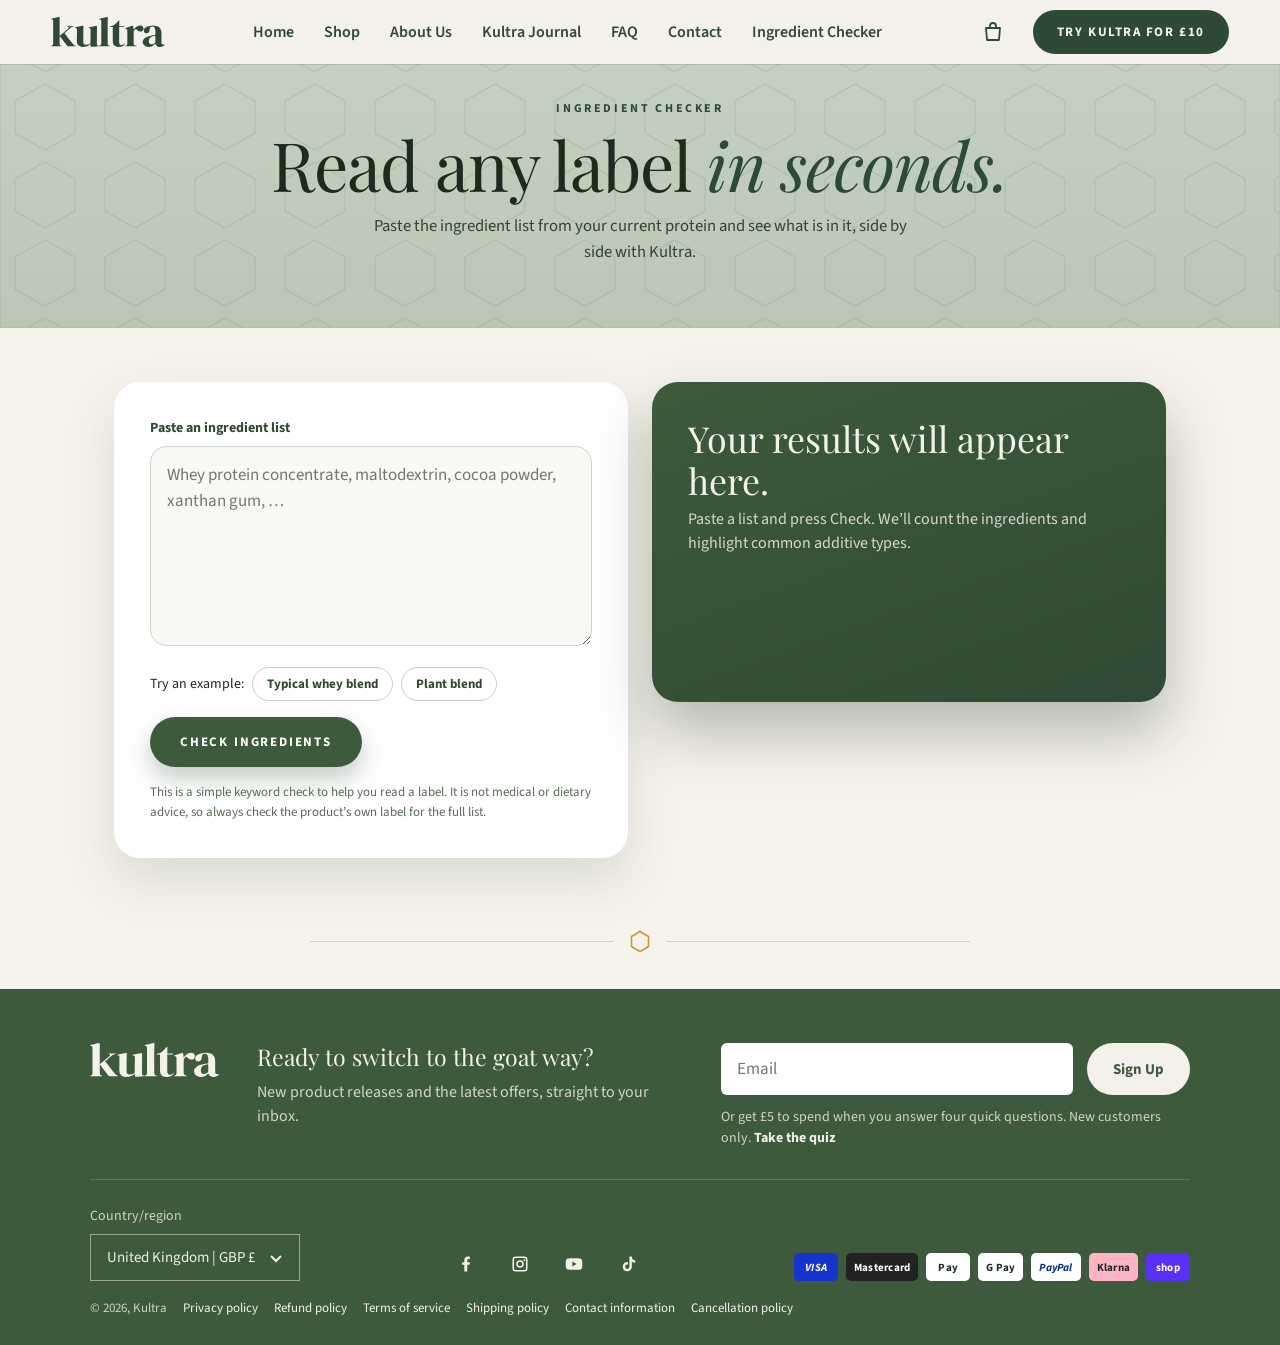
<file: ingredient-checker.html>
<!doctype html><html lang="en"><head><meta charset="utf-8"><meta name="viewport" content="width=device-width,initial-scale=1,viewport-fit=cover"><title>Ingredient Checker | Kultra</title><meta name="description" content="Paste an ingredient list and compare it with Kultra."><link rel="preconnect" href="https://fonts.googleapis.com"><link rel="preconnect" href="https://fonts.gstatic.com" crossorigin><link href="https://fonts.googleapis.com/css2?family=Playfair+Display:wght@500;700&family=Source+Sans+3:wght@400;600;700&display=swap" rel="stylesheet"><link rel="stylesheet" href="assets/kultra.css"><script>window.KBASE="assets/";</script></head><body><a class="skip" href="#main">Skip to content</a><header class="nav" id="nav">
  <div class="nav-in">
    <a class="logo" href="index.html" aria-label="Kultra home"><svg role="img" aria-label="kultra" xmlns="http://www.w3.org/2000/svg" viewBox="0 0 516.68 136.44"><path  d="M144.35,252.89c-.49.24-1,.68-1.47.68-5.14.05-10.27,0-15.41,0H110.68a3.83,3.83,0,0,1-3.43-1.76c-2.84-3.88-5.91-7.58-8.85-11.38Q91.29,231.21,84.23,222c-3.66-4.79-7.27-9.61-10.89-14.43a10.15,10.15,0,0,1-.73-1.34l-.56.4a10.67,10.67,0,0,0-.13,1.12q0,16.63,0,33.27c0,2.33.27,4.6,1.77,6.55a9.47,9.47,0,0,0,5,3.3,8.41,8.41,0,0,1,1.77.5,1.94,1.94,0,0,1,.82,1.14c0,.2-.46.65-.8.79a4.15,4.15,0,0,1-1.59.33q-22.18,0-44.38,0c-.6,0-1.21-.11-1.86-.17-.22-2,1.17-2.42,2.49-2.6a7.72,7.72,0,0,0,6.4-5.08,14.13,14.13,0,0,0,.9-5.08c.08-11.14,0-22.28.06-33.42,0-22.8.08-45.59,0-68.38A8.87,8.87,0,0,0,41,134.08c-1.12-1.71-2.95-2.38-4.68-3.19a16,16,0,0,0-2.6-.9c-1-.26-1.31-.84-1-2a12.56,12.56,0,0,0,2.74,0c1-.22,1.85-.78,2.85-1.08.36,0,26.74-5.9,31-6.75,1-.21,2.87,1.38,2.88,2.54,0,1.49-.07,3-.09,4.46-.08,5.32-.18,10.65-.22,16q-.08,10.31-.07,20.59,0,20.27.12,40.51c0,.4.06.79.12,1.54,2.1-1.74,4-3.29,5.92-4.9q10.15-8.7,20.28-17.44c4.41-3.82,8.77-7.7,13.14-11.55a4.47,4.47,0,0,0,.83-.91c2-3.26,1.12-4.92-2.94-6.29a31,31,0,0,0-3.21-.74c.11-.72.19-1.3.28-1.95h29.43l.5.49c.52,1.48-.37,1.62-1.31,1.88-3.95,1.07-8.07,1.75-11.54,4a88.72,88.72,0,0,0-7.7,6c-2.65,2.21-5.22,4.52-7.81,6.8-2.79,2.44-5.56,4.9-8.36,7.33-1.58,1.37-3.19,2.71-4.79,4.06-1.16,1-1.13,1.84-.15,3.07,6.12,7.63,12.15,15.31,18.19,23,5.57,7.1,11.06,14.25,16.67,21.31,2.61,3.28,5.28,6.55,8.91,8.8a34.76,34.76,0,0,0,3.59,1.71c.46.21,1,.3,1.36.65A9.07,9.07,0,0,1,144.35,252.89Z" transform="translate(-32.61 -120.16)"/><path  d="M212.19,244.46c-1.72,1.13-3.34,2.2-5,3.25-6.39,4.14-13.18,7.28-20.82,8.3-5.69.75-11.39.89-16.95-.65-6.9-1.9-12.57-5.47-16.2-12.05-2.34-4.24-3-8.8-3-13.32-.14-10,.34-19.91.52-29.86,0-2.09-.16-4.19-.14-6.28,0-5.75.14-11.49.19-17.23a6.26,6.26,0,0,0-3.36-5.8,28.64,28.64,0,0,0-3.84-1.37c-1-.38-2.16-.6-2.4-2,2.26-.91,33.17-6.63,35.6-7.17a2.72,2.72,0,0,1,3.48,2.87c-.23,9.13-.65,18.26-.73,27.39q-.2,22.4,0,44.81c0,6.65,4,10.57,10.63,11.26a30.79,30.79,0,0,0,20.35-5A2.8,2.8,0,0,0,212,239c.2-19.2.48-38.4.73-57.6,0-1.53,0-3.08-.11-4.61-.25-3.6-2.1-5.72-5.6-6.6a12.84,12.84,0,0,1-2.6-.88c-.4-.21-.9-.89-.81-1.23a1.75,1.75,0,0,1,1.21-.94c2.34-.53,4.71-1,7.07-1.43l13.08-2.6,14.08-2.84c1.15-.23,2.72,1.4,2.72,2.88,0,2.2-.12,4.41-.13,6.62q-.21,35.58-.38,71.15c0,5.77,1.85,8.23,7.25,10.22a2.65,2.65,0,0,1,1.14.72c.73.9.32,1.79-.85,1.86-3.59.19-7.18.31-10.77.51-7.23.39-14.45.82-21.68,1.24-2.5.14-2.52.12-2.88-2.37C213.07,250.28,212.63,247.46,212.19,244.46Z" transform="translate(-32.61 -120.16)"/><path  d="M507.11,242.13c-2.79,2.39-5.43,4.76-8.19,7a46,46,0,0,1-6.45,4.28c-5.94,3.33-12.26,3.57-18.61,2.89-5.31-.57-10.54-2-14.78-5.62-1.91-1.65-4.11-3.16-5.47-5.21a24,24,0,0,1-3.05-7.49,19.23,19.23,0,0,1,1-12.47,22.41,22.41,0,0,1,8.13-9.53,53,53,0,0,1,9.22-5.34c3.95-1.71,8.13-2.9,12.25-4.22a51.15,51.15,0,0,1,5.5-1.31c2.61-.51,5.24-.95,7.88-1.38,1.65-.26,3.32-.44,5-.68s3.31-.62,5-.75a2.66,2.66,0,0,0,2.62-2.49,19,19,0,0,0,.31-3.52c0-4.56.17-9.16-.26-13.69a49.2,49.2,0,0,0-2.35-11.48c-3.1-8.84-14.12-9.82-19.36-5.35a10,10,0,0,0-2.32,3.56c-1.84,4.13-2,8.65-2.86,13-.8,4.1-2.38,7.72-6.35,10a11.59,11.59,0,0,1-5.21,1.76c-3.56,0-7.18-.08-10.25-2.7-3.46-3-3.71-6.69-3.47-10.73.32-5.56,3.55-9.29,7.72-12.45,5.1-3.86,11-5.95,17.16-7.21a73.9,73.9,0,0,1,30.74-.25c7.38,1.61,13.87,4.92,18.55,11.2,2.52,3.38,3.68,7.27,4.66,11.23,1.3,5.25,1.14,10.64,1.16,16,0,12.73,0,25.47.08,38.2,0,4.86,2.36,7.26,7.12,7.69,1.22.11,2.49-.36,3.7-.24a5.07,5.07,0,0,1,3,1.12c.87.92,0,2.13-.79,2.77-1.89,1.49-3.93,2.8-5.91,4.17-3.83,2.62-8.28,3.18-12.69,3.34a26,26,0,0,1-12.46-2.42,17,17,0,0,1-8.85-9.66A17.87,17.87,0,0,0,507.11,242.13Zm.08-19.66h.11c0-1.13,0-2.26,0-3.38-.17-4.05-.35-8.09-.57-12.13-.08-1.43-.9-1.77-2.22-1.34a36.72,36.72,0,0,1-3.84,1c-1.73.34-3.62.25-5.2.91a52.25,52.25,0,0,0-10.35,5.32,15.64,15.64,0,0,0-5.47,6.45A23.9,23.9,0,0,0,478.4,236a10.3,10.3,0,0,0,1.11,3.13c3.1,4.34,7.5,5.83,12.68,5.46,4.48-.31,8.12-2.58,11.69-5a7.48,7.48,0,0,0,3.34-7C507.09,229.24,507.19,225.85,507.19,222.47Z" transform="translate(-32.61 -120.16)"/><path  d="M251.22,253.57a2.19,2.19,0,0,1,1.86-2.55c6.15-1.87,8.31-4.66,8.36-11.2.05-7.86,0-15.71-.05-23.57q0-37.89-.14-75.79a17.22,17.22,0,0,0-1-5.68c-.81-2.3-3.14-2.92-5.2-3.67-.76-.28-1.64-.21-2.4-.47a5.68,5.68,0,0,1-1.36-1c.4-.46.7-1.16,1.2-1.34a27.56,27.56,0,0,1,3.29-.75c4.09-1,8.17-2,12.27-2.87q9.74-2.16,19.48-4.22c2.33-.49,3.91,1.1,3.77,3.5-.2,3.43-.34,6.87-.43,10.3-.21,7.9-.45,15.79-.53,23.69-.11,10-.11,19.92-.09,29.87q.06,25.43.21,50.84a30.72,30.72,0,0,0,.52,5.66,7.94,7.94,0,0,0,5.75,6.22c.63.21,1.31.29,1.93.52.79.3,2,.2,1.89,1.54s-1.32,1-2.15,1c-2.51,0-5,0-7.55,0l-36.51.12C253.31,253.71,252.3,253.62,251.22,253.57Z" transform="translate(-32.61 -120.16)"/><path  d="M408.55,178.42c.9-1.35,1.59-2.47,2.36-3.54a39.57,39.57,0,0,1,16.68-13.47c6.28-2.68,12.83-3.41,19.17.05,6,3.29,8,10.68,5.91,16.52-1.42,4-4.51,6.29-8,8.14a5.16,5.16,0,0,1-2.23.35,32.37,32.37,0,0,1-6.23-.07c-4.79-.84-8.33-3.83-11.52-7.31a18.52,18.52,0,0,0-2.53-2.23c-2.18-1.65-4.18-1.73-6.32,0-4.39,3.55-7.46,7.8-7.26,13.84.14,4,0,8,0,12q0,17.42,0,34.81c0,1.44,0,2.88.1,4.31a7.5,7.5,0,0,0,4.51,7,28.87,28.87,0,0,0,4.19,1.47,26.8,26.8,0,0,1,3.43.81c.67.31,1.07,1.2,1.59,1.82a5.47,5.47,0,0,1-1.82.7q-22.11,0-44.22,0c-2,0-4,0-6,0-.4,0-1.13-.37-1.12-.5a2.2,2.2,0,0,1,.6-1.43,5.77,5.77,0,0,1,2-.75c2.94-.73,5.72-1.85,6.88-4.86a16.9,16.9,0,0,0,1-5.7c.11-8.21.09-16.42.09-24.64q0-15.78-.05-31.57a29.49,29.49,0,0,0-.49-5.05,6.92,6.92,0,0,0-5.52-5.72,26.82,26.82,0,0,1-2.85-.66,7.11,7.11,0,0,1-1.66-1.24c.5-.48.91-1.22,1.51-1.42,3.74-1.25,7.52-2.39,11.29-3.57,6.7-2.12,13.4-4.27,20.11-6.35,2.95-.92,3.95-.29,4.38,2.83.65,4.62,1.2,9.26,1.8,13.89C408.29,177.27,408.41,177.7,408.55,178.42Z" transform="translate(-32.61 -120.16)"/><path  d="M299.28,164.52a9.58,9.58,0,0,1,2.38-1A37.19,37.19,0,0,0,324,153.13c5.46-5.36,10.7-10.93,16-16.41a4,4,0,0,1,1-.95,10.18,10.18,0,0,1,1.84-.5,6.42,6.42,0,0,1,.35,1.52c-.06,7.69-.14,15.39-.28,23.08,0,1.48.41,2.17,2,2.15,6.11-.07,12.21-.06,18.32-.08,1.92,0,2.51.54,2.52,2.23,0,1.37-.75,1.75-2,1.74-5.08,0-10.16,0-15.25-.06-1.49,0-3,.06-4.47,0-1.08,0-1.45.47-1.43,1.49q.06,3.54.06,7.08,0,28.8,0,57.6a33.89,33.89,0,0,0,.55,7.34,11.08,11.08,0,0,0,13,8.27c4.13-.77,7.31-3.07,10.27-5.84.73-.68,1.35-1.71,2.5-.63s.42,1.89-.2,2.72a29.86,29.86,0,0,1-20.18,12,43.47,43.47,0,0,1-15.47-.16,26.51,26.51,0,0,1-12.32-5.63c-3.44-2.94-5.21-6.74-6.34-11-1-3.79-.79-7.64-.8-11.47q0-29.88,0-59.76c0-1.53-.36-2.05-2-2-3.54.14-7.08.08-10.63,0a6.28,6.28,0,0,1-1.89-.69Z" transform="translate(-32.61 -120.16)"/></svg></a>
    <nav class="links" aria-label="Main">
      <a href="index.html">Home</a>
      <a href="shop.html">Shop</a>
      <a href="index.html#founder">About Us</a>
      <a href="journal.html">Kultra Journal</a>
      <a href="faq.html">FAQ</a>
      <a href="contact.html">Contact</a>
      <a href="ingredient-checker.html">Ingredient Checker</a>
    </nav>
    <div class="right">
      <a class="cart" href="https://kultra.co.uk/cart" aria-label="Cart"><svg viewBox="0 0 24 24" aria-hidden="true"><path d="M5 8h14l-1 12H6L5 8z"/><path d="M9 8V6a3 3 0 016 0v2"/></svg></a>
      <a class="btn" href="shop.html?variant=58833947099400">Try Kultra for £10</a>
      <button class="burger" id="burger" aria-label="Open menu" aria-expanded="false"><i></i><i></i><i></i></button>
    </div>
  </div>
  <div class="panel" id="panel">
    <a class="pl" href="index.html">Home</a><a class="pl" href="shop.html">Shop</a><a class="pl" href="index.html#founder">About Us</a><a class="pl" href="journal.html">Kultra Journal</a><a class="pl" href="faq.html">FAQ</a><a class="pl" href="contact.html">Contact</a><a class="pl" href="ingredient-checker.html">Ingredient Checker</a>
    <a class="btn" href="shop.html?variant=58833947099400">Try Kultra for £10</a>
  </div>
</header><main id="main" class="pg"><section class="pg-h"><svg class="lat" aria-hidden="true"><defs><pattern id="kh" width="90" height="78" patternUnits="userSpaceOnUse"><path d="M45 6l30 17v32L45 72 15 55V23z"/></pattern></defs><rect width="100%" height="100%" fill="url(#kh)"/></svg><div class="in"><div class="pg-eb">Ingredient Checker</div><h1>Read any label <em>in seconds.</em></h1><p>Paste the ingredient list from your current protein and see what is in it, side by side with Kultra.</p></div></section><div class="pg-w"><div class="ck"><div class="ck-in"><label for="ck-t">Paste an ingredient list</label><textarea id="ck-t" placeholder="Whey protein concentrate, maltodextrin, cocoa powder, xanthan gum, …"></textarea><div class="ck-ex"><span>Try an example:</span><button type="button" data-e="0">Typical whey blend</button><button type="button" data-e="1">Plant blend</button></div><button class="pg-btn" id="ck-go" type="button">Check ingredients</button><p class="ck-nt">This is a simple keyword check to help you read a label. It is not medical or dietary advice, so always check the product’s own label for the full list.</p></div>
<div class="ck-out" aria-live="polite" id="ck-out"><h2>Your results will appear here.</h2><p>Paste a list and press Check. We’ll count the ingredients and highlight common additive types.</p></div></div></div></main><div class="ft-w"><div class="ft-dv"><i></i><svg viewBox="0 0 20 22" aria-hidden="true"><path d="M10 1l8.500 5v10L10 21 1.500 16V6z"/></svg><i></i></div></div>
<footer class="ft"><div class="ft-in">
  <div class="ft-top"><div class="ft-logo"><a class="logo" href="index.html" aria-label="Kultra home"><svg role="img" aria-label="kultra" xmlns="http://www.w3.org/2000/svg" viewBox="0 0 516.68 136.44"><path  d="M144.35,252.89c-.49.24-1,.68-1.47.68-5.14.05-10.27,0-15.41,0H110.68a3.83,3.83,0,0,1-3.43-1.76c-2.84-3.88-5.91-7.58-8.85-11.38Q91.29,231.21,84.23,222c-3.66-4.79-7.27-9.61-10.89-14.43a10.15,10.15,0,0,1-.73-1.34l-.56.4a10.67,10.67,0,0,0-.13,1.12q0,16.63,0,33.27c0,2.33.27,4.6,1.77,6.55a9.47,9.47,0,0,0,5,3.3,8.41,8.41,0,0,1,1.77.5,1.94,1.94,0,0,1,.82,1.14c0,.2-.46.65-.8.79a4.15,4.15,0,0,1-1.59.33q-22.18,0-44.38,0c-.6,0-1.21-.11-1.86-.17-.22-2,1.17-2.42,2.49-2.6a7.72,7.72,0,0,0,6.4-5.08,14.13,14.13,0,0,0,.9-5.08c.08-11.14,0-22.28.06-33.42,0-22.8.08-45.59,0-68.38A8.87,8.87,0,0,0,41,134.08c-1.12-1.71-2.95-2.38-4.68-3.19a16,16,0,0,0-2.6-.9c-1-.26-1.31-.84-1-2a12.56,12.56,0,0,0,2.74,0c1-.22,1.85-.78,2.85-1.08.36,0,26.74-5.9,31-6.75,1-.21,2.87,1.38,2.88,2.54,0,1.49-.07,3-.09,4.46-.08,5.32-.18,10.65-.22,16q-.08,10.31-.07,20.59,0,20.27.12,40.51c0,.4.06.79.12,1.54,2.1-1.74,4-3.29,5.92-4.9q10.15-8.7,20.28-17.44c4.41-3.82,8.77-7.7,13.14-11.55a4.47,4.47,0,0,0,.83-.91c2-3.26,1.12-4.92-2.94-6.29a31,31,0,0,0-3.21-.74c.11-.72.19-1.3.28-1.95h29.43l.5.49c.52,1.48-.37,1.62-1.31,1.88-3.95,1.07-8.07,1.75-11.54,4a88.72,88.72,0,0,0-7.7,6c-2.65,2.21-5.22,4.52-7.81,6.8-2.79,2.44-5.56,4.9-8.36,7.33-1.58,1.37-3.19,2.71-4.79,4.06-1.16,1-1.13,1.84-.15,3.07,6.12,7.63,12.15,15.31,18.19,23,5.57,7.1,11.06,14.25,16.67,21.31,2.61,3.28,5.28,6.55,8.91,8.8a34.76,34.76,0,0,0,3.59,1.71c.46.21,1,.3,1.36.65A9.07,9.07,0,0,1,144.35,252.89Z" transform="translate(-32.61 -120.16)"/><path  d="M212.19,244.46c-1.72,1.13-3.34,2.2-5,3.25-6.39,4.14-13.18,7.28-20.82,8.3-5.69.75-11.39.89-16.95-.65-6.9-1.9-12.57-5.47-16.2-12.05-2.34-4.24-3-8.8-3-13.32-.14-10,.34-19.91.52-29.86,0-2.09-.16-4.19-.14-6.28,0-5.75.14-11.49.19-17.23a6.26,6.26,0,0,0-3.36-5.8,28.64,28.64,0,0,0-3.84-1.37c-1-.38-2.16-.6-2.4-2,2.26-.91,33.17-6.63,35.6-7.17a2.72,2.72,0,0,1,3.48,2.87c-.23,9.13-.65,18.26-.73,27.39q-.2,22.4,0,44.81c0,6.65,4,10.57,10.63,11.26a30.79,30.79,0,0,0,20.35-5A2.8,2.8,0,0,0,212,239c.2-19.2.48-38.4.73-57.6,0-1.53,0-3.08-.11-4.61-.25-3.6-2.1-5.72-5.6-6.6a12.84,12.84,0,0,1-2.6-.88c-.4-.21-.9-.89-.81-1.23a1.75,1.75,0,0,1,1.21-.94c2.34-.53,4.71-1,7.07-1.43l13.08-2.6,14.08-2.84c1.15-.23,2.72,1.4,2.72,2.88,0,2.2-.12,4.41-.13,6.62q-.21,35.58-.38,71.15c0,5.77,1.85,8.23,7.25,10.22a2.65,2.65,0,0,1,1.14.72c.73.9.32,1.79-.85,1.86-3.59.19-7.18.31-10.77.51-7.23.39-14.45.82-21.68,1.24-2.5.14-2.52.12-2.88-2.37C213.07,250.28,212.63,247.46,212.19,244.46Z" transform="translate(-32.61 -120.16)"/><path  d="M507.11,242.13c-2.79,2.39-5.43,4.76-8.19,7a46,46,0,0,1-6.45,4.28c-5.94,3.33-12.26,3.57-18.61,2.89-5.31-.57-10.54-2-14.78-5.62-1.91-1.65-4.11-3.16-5.47-5.21a24,24,0,0,1-3.05-7.49,19.23,19.23,0,0,1,1-12.47,22.41,22.41,0,0,1,8.13-9.53,53,53,0,0,1,9.22-5.34c3.95-1.71,8.13-2.9,12.25-4.22a51.15,51.15,0,0,1,5.5-1.31c2.61-.51,5.24-.95,7.88-1.38,1.65-.26,3.32-.44,5-.68s3.31-.62,5-.75a2.66,2.66,0,0,0,2.62-2.49,19,19,0,0,0,.31-3.52c0-4.56.17-9.16-.26-13.69a49.2,49.2,0,0,0-2.35-11.48c-3.1-8.84-14.12-9.82-19.36-5.35a10,10,0,0,0-2.32,3.56c-1.84,4.13-2,8.65-2.86,13-.8,4.1-2.38,7.72-6.35,10a11.59,11.59,0,0,1-5.21,1.76c-3.56,0-7.18-.08-10.25-2.7-3.46-3-3.71-6.69-3.47-10.73.32-5.56,3.55-9.29,7.72-12.45,5.1-3.86,11-5.95,17.16-7.21a73.9,73.9,0,0,1,30.74-.25c7.38,1.61,13.87,4.92,18.55,11.2,2.52,3.38,3.68,7.27,4.66,11.23,1.3,5.25,1.14,10.64,1.16,16,0,12.73,0,25.47.08,38.2,0,4.86,2.36,7.26,7.12,7.69,1.22.11,2.49-.36,3.7-.24a5.07,5.07,0,0,1,3,1.12c.87.92,0,2.13-.79,2.77-1.89,1.49-3.93,2.8-5.91,4.17-3.83,2.62-8.28,3.18-12.69,3.34a26,26,0,0,1-12.46-2.42,17,17,0,0,1-8.85-9.66A17.87,17.87,0,0,0,507.11,242.13Zm.08-19.66h.11c0-1.13,0-2.26,0-3.38-.17-4.05-.35-8.09-.57-12.13-.08-1.43-.9-1.77-2.22-1.34a36.72,36.72,0,0,1-3.84,1c-1.73.34-3.62.25-5.2.91a52.25,52.25,0,0,0-10.35,5.32,15.64,15.64,0,0,0-5.47,6.45A23.9,23.9,0,0,0,478.4,236a10.3,10.3,0,0,0,1.11,3.13c3.1,4.34,7.5,5.83,12.68,5.46,4.48-.31,8.12-2.58,11.69-5a7.48,7.48,0,0,0,3.34-7C507.09,229.24,507.19,225.85,507.19,222.47Z" transform="translate(-32.61 -120.16)"/><path  d="M251.22,253.57a2.19,2.19,0,0,1,1.86-2.55c6.15-1.87,8.31-4.66,8.36-11.2.05-7.86,0-15.71-.05-23.57q0-37.89-.14-75.79a17.22,17.22,0,0,0-1-5.68c-.81-2.3-3.14-2.92-5.2-3.67-.76-.28-1.64-.21-2.4-.47a5.68,5.68,0,0,1-1.36-1c.4-.46.7-1.16,1.2-1.34a27.56,27.56,0,0,1,3.29-.75c4.09-1,8.17-2,12.27-2.87q9.74-2.16,19.48-4.22c2.33-.49,3.91,1.1,3.77,3.5-.2,3.43-.34,6.87-.43,10.3-.21,7.9-.45,15.79-.53,23.69-.11,10-.11,19.92-.09,29.87q.06,25.43.21,50.84a30.72,30.72,0,0,0,.52,5.66,7.94,7.94,0,0,0,5.75,6.22c.63.21,1.31.29,1.93.52.79.3,2,.2,1.89,1.54s-1.32,1-2.15,1c-2.51,0-5,0-7.55,0l-36.51.12C253.31,253.71,252.3,253.62,251.22,253.57Z" transform="translate(-32.61 -120.16)"/><path  d="M408.55,178.42c.9-1.35,1.59-2.47,2.36-3.54a39.57,39.57,0,0,1,16.68-13.47c6.28-2.68,12.83-3.41,19.17.05,6,3.29,8,10.68,5.91,16.52-1.42,4-4.51,6.29-8,8.14a5.16,5.16,0,0,1-2.23.35,32.37,32.37,0,0,1-6.23-.07c-4.79-.84-8.33-3.83-11.52-7.31a18.52,18.52,0,0,0-2.53-2.23c-2.18-1.65-4.18-1.73-6.32,0-4.39,3.55-7.46,7.8-7.26,13.84.14,4,0,8,0,12q0,17.42,0,34.81c0,1.44,0,2.88.1,4.31a7.5,7.5,0,0,0,4.51,7,28.87,28.87,0,0,0,4.19,1.47,26.8,26.8,0,0,1,3.43.81c.67.31,1.07,1.2,1.59,1.82a5.47,5.47,0,0,1-1.82.7q-22.11,0-44.22,0c-2,0-4,0-6,0-.4,0-1.13-.37-1.12-.5a2.2,2.2,0,0,1,.6-1.43,5.77,5.77,0,0,1,2-.75c2.94-.73,5.72-1.85,6.88-4.86a16.9,16.9,0,0,0,1-5.7c.11-8.21.09-16.42.09-24.64q0-15.78-.05-31.57a29.49,29.49,0,0,0-.49-5.05,6.92,6.92,0,0,0-5.52-5.72,26.82,26.82,0,0,1-2.85-.66,7.11,7.11,0,0,1-1.66-1.24c.5-.48.91-1.22,1.51-1.42,3.74-1.25,7.52-2.39,11.29-3.57,6.7-2.12,13.4-4.27,20.11-6.35,2.95-.92,3.95-.29,4.38,2.83.65,4.62,1.2,9.26,1.8,13.89C408.29,177.27,408.41,177.7,408.55,178.42Z" transform="translate(-32.61 -120.16)"/><path  d="M299.28,164.52a9.58,9.58,0,0,1,2.38-1A37.19,37.19,0,0,0,324,153.13c5.46-5.36,10.7-10.93,16-16.41a4,4,0,0,1,1-.95,10.18,10.18,0,0,1,1.84-.5,6.42,6.42,0,0,1,.35,1.52c-.06,7.69-.14,15.39-.28,23.08,0,1.48.41,2.17,2,2.15,6.11-.07,12.21-.06,18.32-.08,1.92,0,2.51.54,2.52,2.23,0,1.37-.75,1.75-2,1.74-5.08,0-10.16,0-15.25-.06-1.49,0-3,.06-4.47,0-1.08,0-1.45.47-1.43,1.49q.06,3.54.06,7.08,0,28.8,0,57.6a33.89,33.89,0,0,0,.55,7.34,11.08,11.08,0,0,0,13,8.27c4.13-.77,7.31-3.07,10.27-5.84.73-.68,1.35-1.71,2.5-.63s.42,1.89-.2,2.72a29.86,29.86,0,0,1-20.18,12,43.47,43.47,0,0,1-15.47-.16,26.51,26.51,0,0,1-12.32-5.63c-3.44-2.94-5.21-6.74-6.34-11-1-3.79-.79-7.64-.8-11.47q0-29.88,0-59.76c0-1.53-.36-2.05-2-2-3.54.14-7.08.08-10.63,0a6.28,6.28,0,0,1-1.89-.69Z" transform="translate(-32.61 -120.16)"/></svg></a></div><div class="ft-tx"><h3>Ready to switch to the goat way?</h3><p>New product releases and the latest offers, straight to your inbox.</p></div>
    <form class="ft-f" novalidate><div class="ft-fr"><label class="vh" for="ft-e">Email</label><input id="ft-e" type="email" placeholder="Email" autocomplete="email" required><button type="submit">Sign Up</button></div><p class="ft-fn" id="ft-m" aria-live="polite">Or get £5 to spend when you answer four quick questions. New customers only. <a href="https://kultra.co.uk/pages/find-your-protein">Take the quiz</a></p></form></div>
  <div class="ft-bt"><div class="cx ft-c"><label id="cur-l">Country/region</label><button class="cx-b" type="button" aria-haspopup="listbox" aria-expanded="false" aria-labelledby="cur-l cur-t"><span id="cur-t">United Kingdom | GBP £</span><svg viewBox="0 0 14 14" aria-hidden="true"><path d="M2 5l5 5 5-5"/></svg></button>
<ul class="cx-m" role="listbox" aria-labelledby="cur-l"><li><button type="button" role="option" data-c="CA" data-l="Canada | CAD $" aria-selected="false">Canada</button></li><li><button type="button" role="option" data-c="IE" data-l="Ireland | EUR €" aria-selected="false">Ireland</button></li><li><button type="button" role="option" data-c="GB" data-l="United Kingdom | GBP £" aria-selected="true">United Kingdom</button></li><li><button type="button" role="option" data-c="US" data-l="United States | USD $" aria-selected="false">United States</button></li></ul>
</div><div class="ft-so"><a href="https://www.facebook.com/share/1Ciy2np6hF/?mibextid=wwXIfr" target="_blank" rel="noopener noreferrer" aria-label="Facebook (opens in a new tab)"><svg viewBox="0 0 24 24" aria-hidden="true"><path d="M13.5 21v-8h2.7l.5-3.2h-3.2V7.8c0-.9.4-1.7 1.8-1.7h1.5V3.3S15.5 3 14.2 3C11.6 3 10 4.600 10 7.400v2.400H7.300V13H10v8z"/></svg></a><a href="https://www.instagram.com/kultraprotein" target="_blank" rel="noopener noreferrer" aria-label="Instagram (opens in a new tab)"><svg viewBox="0 0 24 24" aria-hidden="true"><path d="M7 3h10a4 4 0 0 1 4 4v10a4 4 0 0 1-4 4H7a4 4 0 0 1-4-4V7a4 4 0 0 1 4-4zm0 1.800A2.200 2.200 0 0 0 4.800 7v10A2.200 2.200 0 0 0 7 19.200h10a2.200 2.200 0 0 0 2.200-2.200V7A2.200 2.200 0 0 0 17 4.800zM12 7.500a4.500 4.500 0 1 1 0 9 4.500 4.500 0 0 1 0-9zm0 1.800a2.700 2.700 0 1 0 0 5.400 2.700 2.700 0 0 0 0-5.400zM17.200 6.300a1.100 1.100 0 1 1 0 2.200 1.100 1.100 0 0 1 0-2.200z"/></svg></a><a href="https://www.youtube.com/@kultraprotein" target="_blank" rel="noopener noreferrer" aria-label="YouTube (opens in a new tab)"><svg viewBox="0 0 24 24" aria-hidden="true"><path d="M21.500 7.200a2.600 2.600 0 0 0-1.800-1.800C18.100 5 12 5 12 5s-6.100 0-7.700.4A2.600 2.600 0 0 0 2.500 7.200C2 8.800 2 12 2 12s0 3.200.5 4.800a2.600 2.600 0 0 0 1.800 1.800C5.900 19 12 19 12 19s6.100 0 7.700-.4a2.600 2.600 0 0 0 1.800-1.800c.5-1.600.5-4.800.5-4.800s0-3.200-.5-4.800zM10 15V9l5.200 3z"/></svg></a><a href="https://www.tiktok.com/@kultra" target="_blank" rel="noopener noreferrer" aria-label="TikTok (opens in a new tab)"><svg viewBox="0 0 24 24" aria-hidden="true"><path d="M16.600 3h-2.900v12.300a2.600 2.600 0 1 1-2.600-2.600c.3 0 .5 0 .8.100V9.800a5.500 5.500 0 1 0 4.700 5.500V9.200a6.900 6.900 0 0 0 4 1.300V7.600A4.100 4.100 0 0 1 16.600 3z"/></svg></a></div><div class="ft-pay" aria-label="Accepted payment methods"><span style="color:#fff;background:#1434CB;font-style:italic">VISA</span><span style="background:#222;color:#fff">Mastercard</span><span style=""> Pay</span><span style="">G Pay</span><span style="color:#003087;font-style:italic">PayPal</span><span style="background:#FFB3C7">Klarna</span><span style="background:#5A31F4;color:#fff">shop</span></div></div>
  <div class="ft-lg"><span>© 2026, Kultra</span><a href="https://kultra.co.uk/policies/privacy-policy">Privacy policy</a><a href="https://kultra.co.uk/policies/refund-policy">Refund policy</a><a href="https://kultra.co.uk/policies/terms-of-service">Terms of service</a><a href="https://kultra.co.uk/policies/shipping-policy">Shipping policy</a><a href="https://kultra.co.uk/policies/contact-information">Contact information</a><a href="https://kultra.co.uk/policies/subscription-policy">Cancellation policy</a></div>
</div></footer><script>(function(){
var DB=[['Artificial sweetener',['sucralose','acesulfame','ace-k','ace k','aspartame','saccharin','neotame','advantame','e950','e951','e954','e955']],
['Gum or thickener',['xanthan','guar','cellulose gum','carboxymethylcellulose','carrageenan','gellan','gum arabic','acacia','locust bean','tara gum','konjac','e415','e412','e407','e466','e418']],
['Filler or bulking agent',['maltodextrin','dextrose','corn starch','cornstarch','rice starch','tapioca','potato starch','modified starch','cellulose','silicon dioxide','silica','magnesium stearate','dicalcium phosphate','tricalcium phosphate','calcium silicate','e551','e470']],
['Emulsifier',['lecithin','polysorbate','mono- and diglycerides','monoglyceride','e322','e471']],
['Flavouring or colour',['flavour','flavor','colour','color','caramel','e150','e102','e110','e129','e133','e171','titanium dioxide']],
['Protein source',['whey','casein','pea protein','rice protein','soy protein','soya','egg','collagen','hemp protein','protein isolate','protein concentrate','goat']],
['Sweetener',['stevia','steviol','monk fruit','erythritol','xylitol','sorbitol','sugar','sucrose','honey','maltitol','allulose','glycoside']]],
FLAG=['Artificial sweetener','Gum or thickener','Filler or bulking agent','Emulsifier','Flavouring or colour'],
EX=['Whey protein concentrate, maltodextrin, cocoa powder, xanthan gum, soy lecithin, natural and artificial flavours, sucralose, acesulfame potassium, silicon dioxide','Pea protein, rice protein, natural flavours, guar gum, xanthan gum, stevia extract, sunflower lecithin, salt, sucralose'],
t=document.getElementById('ck-t'),out=document.getElementById('ck-out'),reduce=matchMedia('(prefers-reduced-motion: reduce)').matches;
function cat(s){for(var i=0;i<DB.length;i++)for(var j=0;j<DB[i][1].length;j++)if(s.indexOf(DB[i][1][j])>-1)return DB[i][0];return ''}
function esc(s){return s.replace(/[&<>"]/g,function(c){return{'&':'&amp;','<':'&lt;','>':'&gt;','"':'&quot;'}[c]})}
function run(){var raw=t.value.replace(/^\s*ingredients\s*:/i,'').replace(/\([^)]*\)/g,'');var items=raw.split(/[,;\n•|]+/).map(function(x){return x.replace(/\.$/,'').trim()}).filter(Boolean);
if(!items.length){out.innerHTML='<h2>Nothing to check yet.</h2><p>Paste an ingredient list and press Check.</p>';return}
var fl=0,cnt={};var chips=items.map(function(x,i){var c=cat(x.toLowerCase()),f=FLAG.indexOf(c)>-1;if(f){fl++;cnt[c]=(cnt[c]||0)+1}return '<li class="'+(f?'fl':'')+'" style="--i:'+i+'">'+(f?'<small>'+c+'</small>':'')+esc(x)+'</li>'}).join('');
var cats=Object.keys(cnt).map(function(k){return cnt[k]+' × '+k.toLowerCase()}).join(', '),mx=Math.max(items.length,3);
out.innerHTML='<h2>'+items.length+' ingredient'+(items.length>1?'s':'')+', '+fl+' highlighted</h2><p>Your list, side by side with Kultra.</p><div class="ck-vs"><div class="ck-bar"><span>Your list</span><i class="y"><b style="width:0" data-w="'+items.length/mx*100+'"></b></i><span>'+items.length+'</span></div><div class="ck-bar"><span>Kultra</span><i class="k"><b style="width:0" data-w="'+3/mx*100+'"></b></i><span>3</span></div></div><ul class="ck-ch">'+chips+'</ul>'+
'<p class="ck-sm">'+(fl?'Highlighted: '+cats+'. These are additive types commonly found in protein powders.':'No common additive types were highlighted in this list.')+'</p><div class="ck-kt"><b>Kultra:</b> goat whey concentrate, natural vanilla, stevia leaf. No gums, no fillers, no artificial sweeteners.</div><a class="pg-btn" href="https://kultra.co.uk/products/goat-whey-protein">Shop Goat Whey Protein</a>';
setTimeout(function(){[].forEach.call(out.querySelectorAll('[data-w]'),function(b){b.style.width=b.dataset.w+'%'})},reduce?0:60)}
document.getElementById('ck-go').addEventListener('click',run);
[].forEach.call(document.querySelectorAll('.ck-ex button'),function(b){b.addEventListener('click',function(){t.value=EX[+b.dataset.e];run()})});})();</script><script src="assets/kultra-nav.js"></script><script src="assets/kultra-footer.js"></script></body></html>
</file>
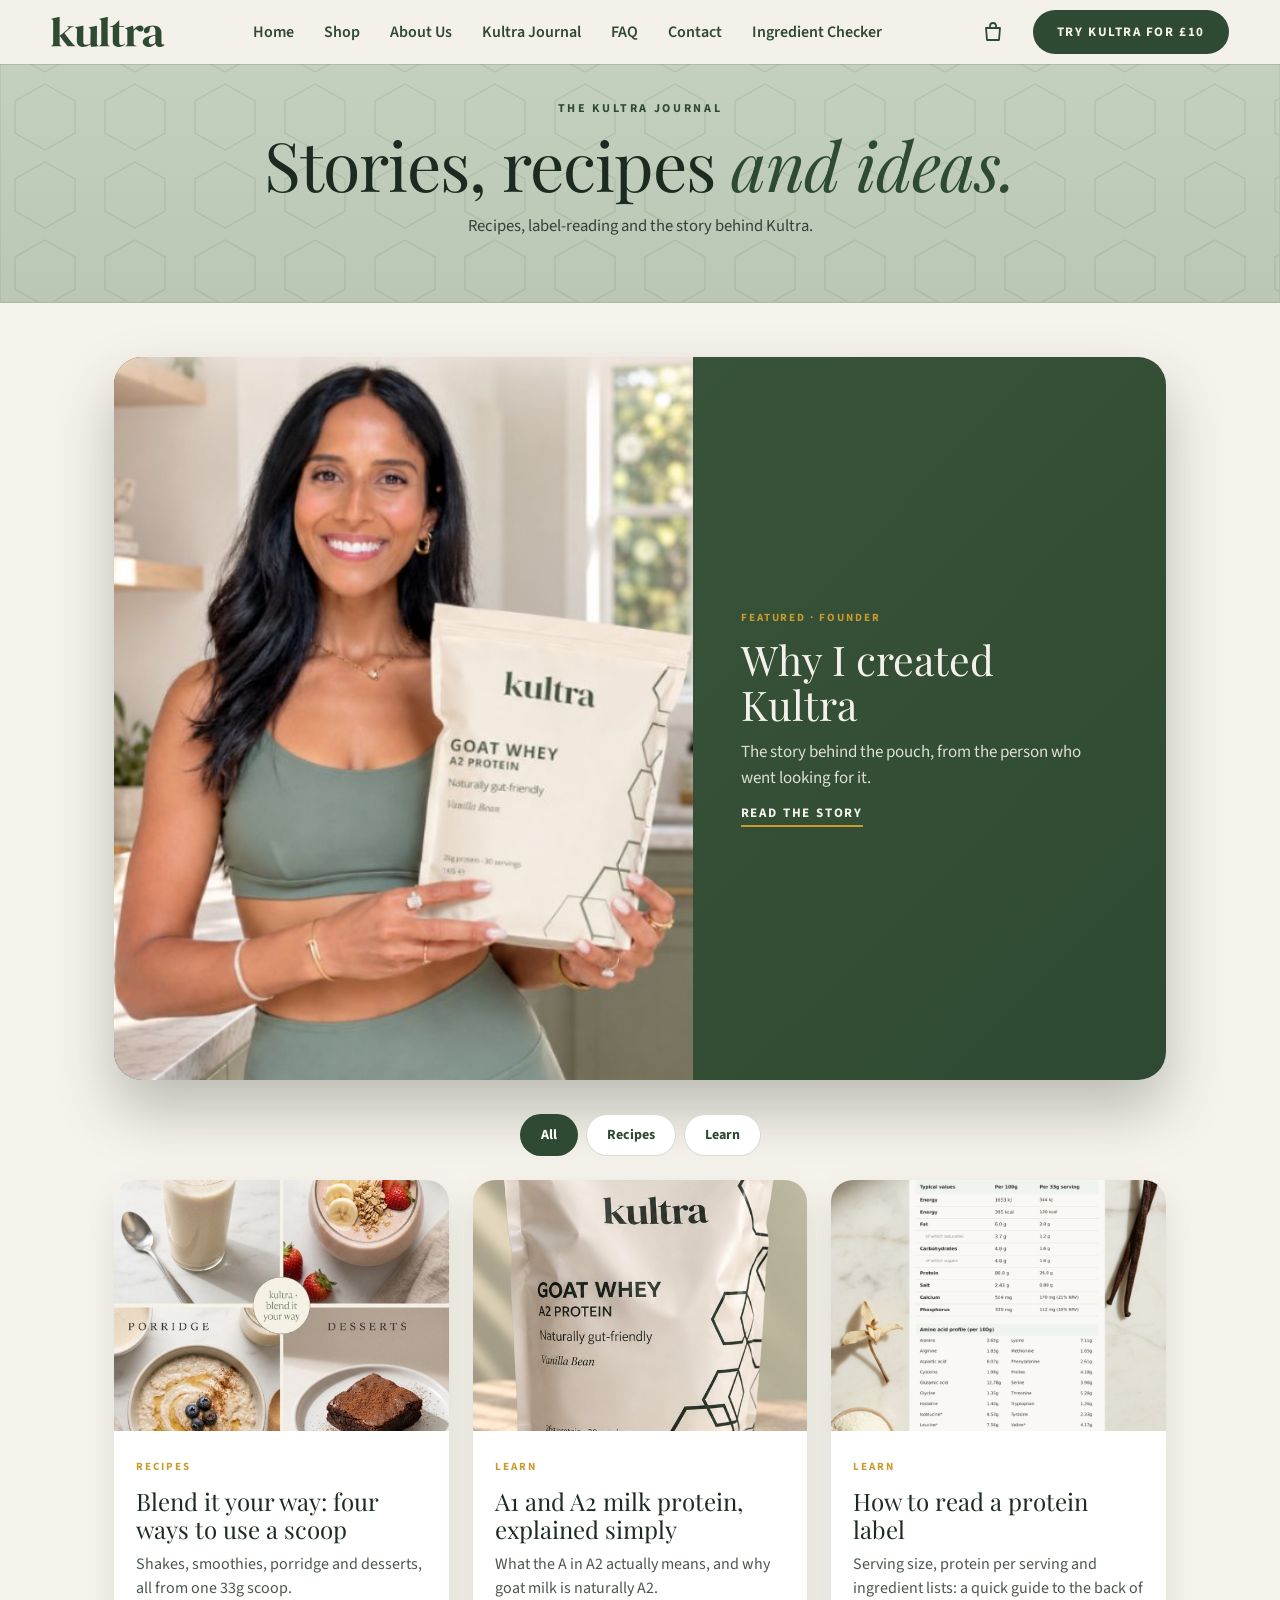
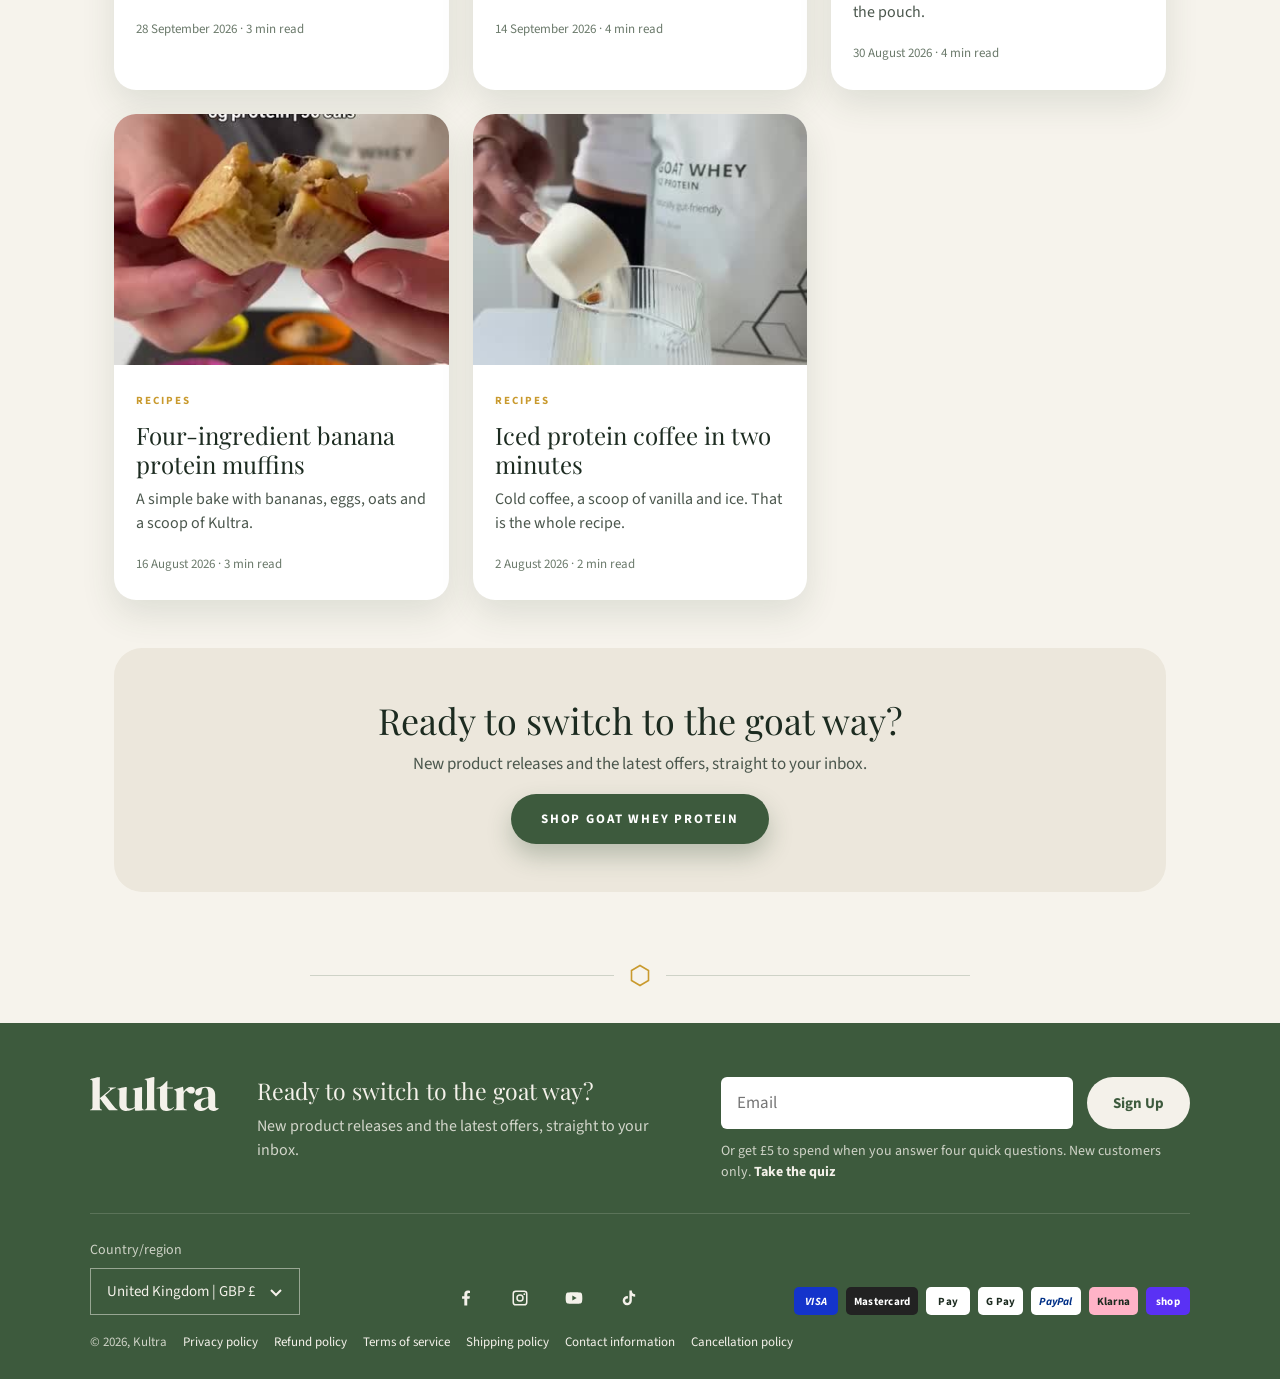
<file: journal.html>
<!doctype html><html lang="en"><head><meta charset="utf-8"><meta name="viewport" content="width=device-width,initial-scale=1,viewport-fit=cover"><title>The Kultra Journal</title><meta name="description" content="Recipes, label-reading and the story behind Kultra."><link rel="preconnect" href="https://fonts.googleapis.com"><link rel="preconnect" href="https://fonts.gstatic.com" crossorigin><link href="https://fonts.googleapis.com/css2?family=Playfair+Display:wght@500;700&family=Source+Sans+3:wght@400;600;700&display=swap" rel="stylesheet"><link rel="stylesheet" href="assets/kultra.css"><script>window.KBASE="assets/";</script></head><body><a class="skip" href="#main">Skip to content</a><header class="nav" id="nav">
  <div class="nav-in">
    <a class="logo" href="index.html" aria-label="Kultra home"><svg role="img" aria-label="kultra" xmlns="http://www.w3.org/2000/svg" viewBox="0 0 516.68 136.44"><path  d="M144.35,252.89c-.49.24-1,.68-1.47.68-5.14.05-10.27,0-15.41,0H110.68a3.83,3.83,0,0,1-3.43-1.76c-2.84-3.88-5.91-7.58-8.85-11.38Q91.29,231.21,84.23,222c-3.66-4.79-7.27-9.61-10.89-14.43a10.15,10.15,0,0,1-.73-1.34l-.56.4a10.67,10.67,0,0,0-.13,1.12q0,16.63,0,33.27c0,2.33.27,4.6,1.77,6.55a9.47,9.47,0,0,0,5,3.3,8.41,8.41,0,0,1,1.77.5,1.94,1.94,0,0,1,.82,1.14c0,.2-.46.65-.8.79a4.15,4.15,0,0,1-1.59.33q-22.18,0-44.38,0c-.6,0-1.21-.11-1.86-.17-.22-2,1.17-2.42,2.49-2.6a7.72,7.72,0,0,0,6.4-5.08,14.13,14.13,0,0,0,.9-5.08c.08-11.14,0-22.28.06-33.42,0-22.8.08-45.59,0-68.38A8.87,8.87,0,0,0,41,134.08c-1.12-1.71-2.95-2.38-4.68-3.19a16,16,0,0,0-2.6-.9c-1-.26-1.31-.84-1-2a12.56,12.56,0,0,0,2.74,0c1-.22,1.85-.78,2.85-1.08.36,0,26.74-5.9,31-6.75,1-.21,2.87,1.38,2.88,2.54,0,1.49-.07,3-.09,4.46-.08,5.32-.18,10.65-.22,16q-.08,10.31-.07,20.59,0,20.27.12,40.51c0,.4.06.79.12,1.54,2.1-1.74,4-3.29,5.92-4.9q10.15-8.7,20.28-17.44c4.41-3.82,8.77-7.7,13.14-11.55a4.47,4.47,0,0,0,.83-.91c2-3.26,1.12-4.92-2.94-6.29a31,31,0,0,0-3.21-.74c.11-.72.19-1.3.28-1.95h29.43l.5.49c.52,1.48-.37,1.62-1.31,1.88-3.95,1.07-8.07,1.75-11.54,4a88.72,88.72,0,0,0-7.7,6c-2.65,2.21-5.22,4.52-7.81,6.8-2.79,2.44-5.56,4.9-8.36,7.33-1.58,1.37-3.19,2.71-4.79,4.06-1.16,1-1.13,1.84-.15,3.07,6.12,7.63,12.15,15.31,18.19,23,5.57,7.1,11.06,14.25,16.67,21.31,2.61,3.28,5.28,6.55,8.91,8.8a34.76,34.76,0,0,0,3.59,1.71c.46.21,1,.3,1.36.65A9.07,9.07,0,0,1,144.35,252.89Z" transform="translate(-32.61 -120.16)"/><path  d="M212.19,244.46c-1.72,1.13-3.34,2.2-5,3.25-6.39,4.14-13.18,7.28-20.82,8.3-5.69.75-11.39.89-16.95-.65-6.9-1.9-12.57-5.47-16.2-12.05-2.34-4.24-3-8.8-3-13.32-.14-10,.34-19.91.52-29.86,0-2.09-.16-4.19-.14-6.28,0-5.75.14-11.49.19-17.23a6.26,6.26,0,0,0-3.36-5.8,28.64,28.64,0,0,0-3.84-1.37c-1-.38-2.16-.6-2.4-2,2.26-.91,33.17-6.63,35.6-7.17a2.72,2.72,0,0,1,3.48,2.87c-.23,9.13-.65,18.26-.73,27.39q-.2,22.4,0,44.81c0,6.65,4,10.57,10.63,11.26a30.79,30.79,0,0,0,20.35-5A2.8,2.8,0,0,0,212,239c.2-19.2.48-38.4.73-57.6,0-1.53,0-3.08-.11-4.61-.25-3.6-2.1-5.72-5.6-6.6a12.84,12.84,0,0,1-2.6-.88c-.4-.21-.9-.89-.81-1.23a1.75,1.75,0,0,1,1.21-.94c2.34-.53,4.71-1,7.07-1.43l13.08-2.6,14.08-2.84c1.15-.23,2.72,1.4,2.72,2.88,0,2.2-.12,4.41-.13,6.62q-.21,35.58-.38,71.15c0,5.77,1.85,8.23,7.25,10.22a2.65,2.65,0,0,1,1.14.72c.73.9.32,1.79-.85,1.86-3.59.19-7.18.31-10.77.51-7.23.39-14.45.82-21.68,1.24-2.5.14-2.52.12-2.88-2.37C213.07,250.28,212.63,247.46,212.19,244.46Z" transform="translate(-32.61 -120.16)"/><path  d="M507.11,242.13c-2.79,2.39-5.43,4.76-8.19,7a46,46,0,0,1-6.45,4.28c-5.94,3.33-12.26,3.57-18.61,2.89-5.31-.57-10.54-2-14.78-5.62-1.91-1.65-4.11-3.16-5.47-5.21a24,24,0,0,1-3.05-7.49,19.23,19.23,0,0,1,1-12.47,22.41,22.41,0,0,1,8.13-9.53,53,53,0,0,1,9.22-5.34c3.95-1.71,8.13-2.9,12.25-4.22a51.15,51.15,0,0,1,5.5-1.31c2.61-.51,5.24-.95,7.88-1.38,1.65-.26,3.32-.44,5-.68s3.31-.62,5-.75a2.66,2.66,0,0,0,2.62-2.49,19,19,0,0,0,.31-3.52c0-4.56.17-9.16-.26-13.69a49.2,49.2,0,0,0-2.35-11.48c-3.1-8.84-14.12-9.82-19.36-5.35a10,10,0,0,0-2.32,3.56c-1.84,4.13-2,8.65-2.86,13-.8,4.1-2.38,7.72-6.35,10a11.59,11.59,0,0,1-5.21,1.76c-3.56,0-7.18-.08-10.25-2.7-3.46-3-3.71-6.69-3.47-10.73.32-5.56,3.55-9.29,7.72-12.45,5.1-3.86,11-5.95,17.16-7.21a73.9,73.9,0,0,1,30.74-.25c7.38,1.61,13.87,4.92,18.55,11.2,2.52,3.38,3.68,7.27,4.66,11.23,1.3,5.25,1.14,10.64,1.16,16,0,12.73,0,25.47.08,38.2,0,4.86,2.36,7.26,7.12,7.69,1.22.11,2.49-.36,3.7-.24a5.07,5.07,0,0,1,3,1.12c.87.92,0,2.13-.79,2.77-1.89,1.49-3.93,2.8-5.91,4.17-3.83,2.62-8.28,3.18-12.69,3.34a26,26,0,0,1-12.46-2.42,17,17,0,0,1-8.85-9.66A17.87,17.87,0,0,0,507.11,242.13Zm.08-19.66h.11c0-1.13,0-2.26,0-3.38-.17-4.05-.35-8.09-.57-12.13-.08-1.43-.9-1.77-2.22-1.34a36.72,36.72,0,0,1-3.84,1c-1.73.34-3.62.25-5.2.91a52.25,52.25,0,0,0-10.35,5.32,15.64,15.64,0,0,0-5.47,6.45A23.9,23.9,0,0,0,478.4,236a10.3,10.3,0,0,0,1.11,3.13c3.1,4.34,7.5,5.83,12.68,5.46,4.48-.31,8.12-2.58,11.69-5a7.48,7.48,0,0,0,3.34-7C507.09,229.24,507.19,225.85,507.19,222.47Z" transform="translate(-32.61 -120.16)"/><path  d="M251.22,253.57a2.19,2.19,0,0,1,1.86-2.55c6.15-1.87,8.31-4.66,8.36-11.2.05-7.86,0-15.71-.05-23.57q0-37.89-.14-75.79a17.22,17.22,0,0,0-1-5.68c-.81-2.3-3.14-2.92-5.2-3.67-.76-.28-1.64-.21-2.4-.47a5.68,5.68,0,0,1-1.36-1c.4-.46.7-1.16,1.2-1.34a27.56,27.56,0,0,1,3.29-.75c4.09-1,8.17-2,12.27-2.87q9.74-2.16,19.48-4.22c2.33-.49,3.91,1.1,3.77,3.5-.2,3.43-.34,6.87-.43,10.3-.21,7.9-.45,15.79-.53,23.69-.11,10-.11,19.92-.09,29.87q.06,25.43.21,50.84a30.72,30.72,0,0,0,.52,5.66,7.94,7.94,0,0,0,5.75,6.22c.63.21,1.31.29,1.93.52.79.3,2,.2,1.89,1.54s-1.32,1-2.15,1c-2.51,0-5,0-7.55,0l-36.51.12C253.31,253.71,252.3,253.62,251.22,253.57Z" transform="translate(-32.61 -120.16)"/><path  d="M408.55,178.42c.9-1.35,1.59-2.47,2.36-3.54a39.57,39.57,0,0,1,16.68-13.47c6.28-2.68,12.83-3.41,19.17.05,6,3.29,8,10.68,5.91,16.52-1.42,4-4.51,6.29-8,8.14a5.16,5.16,0,0,1-2.23.35,32.37,32.37,0,0,1-6.23-.07c-4.79-.84-8.33-3.83-11.52-7.31a18.52,18.52,0,0,0-2.53-2.23c-2.18-1.65-4.18-1.73-6.32,0-4.39,3.55-7.46,7.8-7.26,13.84.14,4,0,8,0,12q0,17.42,0,34.81c0,1.44,0,2.88.1,4.31a7.5,7.5,0,0,0,4.51,7,28.87,28.87,0,0,0,4.19,1.47,26.8,26.8,0,0,1,3.43.81c.67.31,1.07,1.2,1.59,1.82a5.47,5.47,0,0,1-1.82.7q-22.11,0-44.22,0c-2,0-4,0-6,0-.4,0-1.13-.37-1.12-.5a2.2,2.2,0,0,1,.6-1.43,5.77,5.77,0,0,1,2-.75c2.94-.73,5.72-1.85,6.88-4.86a16.9,16.9,0,0,0,1-5.7c.11-8.21.09-16.42.09-24.64q0-15.78-.05-31.57a29.49,29.49,0,0,0-.49-5.05,6.92,6.92,0,0,0-5.52-5.72,26.82,26.82,0,0,1-2.85-.66,7.11,7.11,0,0,1-1.66-1.24c.5-.48.91-1.22,1.51-1.42,3.74-1.25,7.52-2.39,11.29-3.57,6.7-2.12,13.4-4.27,20.11-6.35,2.95-.92,3.95-.29,4.38,2.83.65,4.62,1.2,9.26,1.8,13.89C408.29,177.27,408.41,177.7,408.55,178.42Z" transform="translate(-32.61 -120.16)"/><path  d="M299.28,164.52a9.58,9.58,0,0,1,2.38-1A37.19,37.19,0,0,0,324,153.13c5.46-5.36,10.7-10.93,16-16.41a4,4,0,0,1,1-.95,10.18,10.18,0,0,1,1.84-.5,6.42,6.42,0,0,1,.35,1.52c-.06,7.69-.14,15.39-.28,23.08,0,1.48.41,2.17,2,2.15,6.11-.07,12.21-.06,18.32-.08,1.92,0,2.51.54,2.52,2.23,0,1.37-.75,1.75-2,1.74-5.08,0-10.16,0-15.25-.06-1.49,0-3,.06-4.47,0-1.08,0-1.45.47-1.43,1.49q.06,3.54.06,7.08,0,28.8,0,57.6a33.89,33.89,0,0,0,.55,7.34,11.08,11.08,0,0,0,13,8.27c4.13-.77,7.31-3.07,10.27-5.84.73-.68,1.35-1.71,2.5-.63s.42,1.89-.2,2.72a29.86,29.86,0,0,1-20.18,12,43.47,43.47,0,0,1-15.47-.16,26.51,26.51,0,0,1-12.32-5.63c-3.44-2.94-5.21-6.74-6.34-11-1-3.79-.79-7.64-.8-11.47q0-29.88,0-59.76c0-1.53-.36-2.05-2-2-3.54.14-7.08.08-10.63,0a6.28,6.28,0,0,1-1.89-.69Z" transform="translate(-32.61 -120.16)"/></svg></a>
    <nav class="links" aria-label="Main">
      <a href="index.html">Home</a>
      <a href="shop.html">Shop</a>
      <a href="index.html#founder">About Us</a>
      <a href="journal.html">Kultra Journal</a>
      <a href="faq.html">FAQ</a>
      <a href="contact.html">Contact</a>
      <a href="ingredient-checker.html">Ingredient Checker</a>
    </nav>
    <div class="right">
      <a class="cart" href="https://kultra.co.uk/cart" aria-label="Cart"><svg viewBox="0 0 24 24" aria-hidden="true"><path d="M5 8h14l-1 12H6L5 8z"/><path d="M9 8V6a3 3 0 016 0v2"/></svg></a>
      <a class="btn" href="shop.html?variant=58833947099400">Try Kultra for £10</a>
      <button class="burger" id="burger" aria-label="Open menu" aria-expanded="false"><i></i><i></i><i></i></button>
    </div>
  </div>
  <div class="panel" id="panel">
    <a class="pl" href="index.html">Home</a><a class="pl" href="shop.html">Shop</a><a class="pl" href="index.html#founder">About Us</a><a class="pl" href="journal.html">Kultra Journal</a><a class="pl" href="faq.html">FAQ</a><a class="pl" href="contact.html">Contact</a><a class="pl" href="ingredient-checker.html">Ingredient Checker</a>
    <a class="btn" href="shop.html?variant=58833947099400">Try Kultra for £10</a>
  </div>
</header><main id="main" class="pg"><section class="pg-h"><svg class="lat" aria-hidden="true"><defs><pattern id="jh" width="90" height="78" patternUnits="userSpaceOnUse"><path d="M45 6l30 17v32L45 72 15 55V23z"/></pattern></defs><rect width="100%" height="100%" fill="url(#jh)"/></svg><div class="in"><div class="pg-eb">The Kultra Journal</div><h1>Stories, recipes <em>and ideas.</em></h1><p>Recipes, label-reading and the story behind Kultra.</p></div></section><div class="pg-w"><a class="jn-ft" href="article.html"><img src="assets/k-f583f2bfa0.jpg" alt=""><div><span class="jn-tg">Featured · Founder</span><h2>Why I created Kultra</h2><p>The story behind the pouch, from the person who went looking for it.</p><span class="jn-rd">Read the story</span></div></a><div class="jn-fl" role="group" aria-label="Filter articles"><button type="button" data-f="all" aria-pressed="true">All</button><button type="button" data-f="recipes" aria-pressed="false">Recipes</button><button type="button" data-f="learn" aria-pressed="false">Learn</button></div><div class="jn-g"><a class="jn-c" href="article.html" data-tags="recipes"><div class="im"><img src="assets/k-e889d6a68f.jpg" alt="" loading="lazy"></div><div class="tx"><span class="jn-tg">Recipes</span><h3>Blend it your way: four ways to use a scoop</h3><p>Shakes, smoothies, porridge and desserts, all from one 33g scoop.</p><span class="jn-mt">28 September 2026 · 3 min read</span></div></a><a class="jn-c" href="article.html" data-tags="learn"><div class="im"><img src="assets/k-c27840d90c.jpg" alt="" loading="lazy"></div><div class="tx"><span class="jn-tg">Learn</span><h3>A1 and A2 milk protein, explained simply</h3><p>What the A in A2 actually means, and why goat milk is naturally A2.</p><span class="jn-mt">14 September 2026 · 4 min read</span></div></a><a class="jn-c" href="article.html" data-tags="learn"><div class="im"><img src="assets/k-5a414d85fb.jpg" alt="" loading="lazy"></div><div class="tx"><span class="jn-tg">Learn</span><h3>How to read a protein label</h3><p>Serving size, protein per serving and ingredient lists: a quick guide to the back of the pouch.</p><span class="jn-mt">30 August 2026 · 4 min read</span></div></a><a class="jn-c" href="article.html" data-tags="recipes"><div class="im"><img src="assets/k-cdb3b6f55a.jpg" alt="" loading="lazy"></div><div class="tx"><span class="jn-tg">Recipes</span><h3>Four-ingredient banana protein muffins</h3><p>A simple bake with bananas, eggs, oats and a scoop of Kultra.</p><span class="jn-mt">16 August 2026 · 3 min read</span></div></a><a class="jn-c" href="article.html" data-tags="recipes"><div class="im"><img src="assets/k-7ae5baeb4d.jpg" alt="" loading="lazy"></div><div class="tx"><span class="jn-tg">Recipes</span><h3>Iced protein coffee in two minutes</h3><p>Cold coffee, a scoop of vanilla and ice. That is the whole recipe.</p><span class="jn-mt">2 August 2026 · 2 min read</span></div></a></div><div class="jn-nl"><h2>Ready to switch to the goat way?</h2><p>New product releases and the latest offers, straight to your inbox.</p><a class="pg-btn" href="shop.html">Shop Goat Whey Protein</a></div></div></main><div class="ft-w"><div class="ft-dv"><i></i><svg viewBox="0 0 20 22" aria-hidden="true"><path d="M10 1l8.500 5v10L10 21 1.500 16V6z"/></svg><i></i></div></div>
<footer class="ft"><div class="ft-in">
  <div class="ft-top"><div class="ft-logo"><a class="logo" href="index.html" aria-label="Kultra home"><svg role="img" aria-label="kultra" xmlns="http://www.w3.org/2000/svg" viewBox="0 0 516.68 136.44"><path  d="M144.35,252.89c-.49.24-1,.68-1.47.68-5.14.05-10.27,0-15.41,0H110.68a3.83,3.83,0,0,1-3.43-1.76c-2.84-3.88-5.91-7.58-8.85-11.38Q91.29,231.21,84.23,222c-3.66-4.79-7.27-9.61-10.89-14.43a10.15,10.15,0,0,1-.73-1.34l-.56.4a10.67,10.67,0,0,0-.13,1.12q0,16.63,0,33.27c0,2.33.27,4.6,1.77,6.55a9.47,9.47,0,0,0,5,3.3,8.41,8.41,0,0,1,1.77.5,1.94,1.94,0,0,1,.82,1.14c0,.2-.46.65-.8.79a4.15,4.15,0,0,1-1.59.33q-22.18,0-44.38,0c-.6,0-1.21-.11-1.86-.17-.22-2,1.17-2.42,2.49-2.6a7.72,7.72,0,0,0,6.4-5.08,14.13,14.13,0,0,0,.9-5.08c.08-11.14,0-22.28.06-33.42,0-22.8.08-45.59,0-68.38A8.87,8.87,0,0,0,41,134.08c-1.12-1.71-2.95-2.38-4.68-3.19a16,16,0,0,0-2.6-.9c-1-.26-1.31-.84-1-2a12.56,12.56,0,0,0,2.74,0c1-.22,1.85-.78,2.85-1.08.36,0,26.74-5.9,31-6.75,1-.21,2.87,1.38,2.88,2.54,0,1.49-.07,3-.09,4.46-.08,5.32-.18,10.65-.22,16q-.08,10.31-.07,20.59,0,20.27.12,40.51c0,.4.06.79.12,1.54,2.1-1.74,4-3.29,5.92-4.9q10.15-8.7,20.28-17.44c4.41-3.82,8.77-7.7,13.14-11.55a4.47,4.47,0,0,0,.83-.91c2-3.26,1.12-4.92-2.94-6.29a31,31,0,0,0-3.21-.74c.11-.72.19-1.3.28-1.95h29.43l.5.49c.52,1.48-.37,1.62-1.31,1.88-3.95,1.07-8.07,1.75-11.54,4a88.72,88.72,0,0,0-7.7,6c-2.65,2.21-5.22,4.52-7.81,6.8-2.79,2.44-5.56,4.9-8.36,7.33-1.58,1.37-3.19,2.71-4.79,4.06-1.16,1-1.13,1.84-.15,3.07,6.12,7.63,12.15,15.31,18.19,23,5.57,7.1,11.06,14.25,16.67,21.31,2.61,3.28,5.28,6.55,8.91,8.8a34.76,34.76,0,0,0,3.59,1.71c.46.21,1,.3,1.36.65A9.07,9.07,0,0,1,144.35,252.89Z" transform="translate(-32.61 -120.16)"/><path  d="M212.19,244.46c-1.72,1.13-3.34,2.2-5,3.25-6.39,4.14-13.18,7.28-20.82,8.3-5.69.75-11.39.89-16.95-.65-6.9-1.9-12.57-5.47-16.2-12.05-2.34-4.24-3-8.8-3-13.32-.14-10,.34-19.91.52-29.86,0-2.09-.16-4.19-.14-6.28,0-5.75.14-11.49.19-17.23a6.26,6.26,0,0,0-3.36-5.8,28.64,28.64,0,0,0-3.84-1.37c-1-.38-2.16-.6-2.4-2,2.26-.91,33.17-6.63,35.6-7.17a2.72,2.72,0,0,1,3.48,2.87c-.23,9.13-.65,18.26-.73,27.39q-.2,22.4,0,44.81c0,6.65,4,10.57,10.63,11.26a30.79,30.79,0,0,0,20.35-5A2.8,2.8,0,0,0,212,239c.2-19.2.48-38.4.73-57.6,0-1.53,0-3.08-.11-4.61-.25-3.6-2.1-5.72-5.6-6.6a12.84,12.84,0,0,1-2.6-.88c-.4-.21-.9-.89-.81-1.23a1.75,1.75,0,0,1,1.21-.94c2.34-.53,4.71-1,7.07-1.43l13.08-2.6,14.08-2.84c1.15-.23,2.72,1.4,2.72,2.88,0,2.2-.12,4.41-.13,6.62q-.21,35.58-.38,71.15c0,5.77,1.85,8.23,7.25,10.22a2.65,2.65,0,0,1,1.14.72c.73.9.32,1.79-.85,1.86-3.59.19-7.18.31-10.77.51-7.23.39-14.45.82-21.68,1.24-2.5.14-2.52.12-2.88-2.37C213.07,250.28,212.63,247.46,212.19,244.46Z" transform="translate(-32.61 -120.16)"/><path  d="M507.11,242.13c-2.79,2.39-5.43,4.76-8.19,7a46,46,0,0,1-6.45,4.28c-5.94,3.33-12.26,3.57-18.61,2.89-5.31-.57-10.54-2-14.78-5.62-1.91-1.65-4.11-3.16-5.47-5.21a24,24,0,0,1-3.05-7.49,19.23,19.23,0,0,1,1-12.47,22.41,22.41,0,0,1,8.13-9.53,53,53,0,0,1,9.22-5.34c3.95-1.71,8.13-2.9,12.25-4.22a51.15,51.15,0,0,1,5.5-1.31c2.61-.51,5.24-.95,7.88-1.38,1.65-.26,3.32-.44,5-.68s3.31-.62,5-.75a2.66,2.66,0,0,0,2.62-2.49,19,19,0,0,0,.31-3.52c0-4.56.17-9.16-.26-13.69a49.2,49.2,0,0,0-2.35-11.48c-3.1-8.84-14.12-9.82-19.36-5.35a10,10,0,0,0-2.32,3.56c-1.84,4.13-2,8.65-2.86,13-.8,4.1-2.38,7.72-6.35,10a11.59,11.59,0,0,1-5.21,1.76c-3.56,0-7.18-.08-10.25-2.7-3.46-3-3.71-6.69-3.47-10.73.32-5.56,3.55-9.29,7.72-12.45,5.1-3.86,11-5.95,17.16-7.21a73.9,73.9,0,0,1,30.74-.25c7.38,1.61,13.87,4.92,18.55,11.2,2.52,3.38,3.68,7.27,4.66,11.23,1.3,5.25,1.14,10.64,1.16,16,0,12.73,0,25.47.08,38.2,0,4.86,2.36,7.26,7.12,7.69,1.22.11,2.49-.36,3.7-.24a5.07,5.07,0,0,1,3,1.12c.87.92,0,2.13-.79,2.77-1.89,1.49-3.93,2.8-5.91,4.17-3.83,2.62-8.28,3.18-12.69,3.34a26,26,0,0,1-12.46-2.42,17,17,0,0,1-8.85-9.66A17.87,17.87,0,0,0,507.11,242.13Zm.08-19.66h.11c0-1.13,0-2.26,0-3.38-.17-4.05-.35-8.09-.57-12.13-.08-1.43-.9-1.77-2.22-1.34a36.72,36.72,0,0,1-3.84,1c-1.73.34-3.62.25-5.2.91a52.25,52.25,0,0,0-10.35,5.32,15.64,15.64,0,0,0-5.47,6.45A23.9,23.9,0,0,0,478.4,236a10.3,10.3,0,0,0,1.11,3.13c3.1,4.34,7.5,5.83,12.68,5.46,4.48-.31,8.12-2.58,11.69-5a7.48,7.48,0,0,0,3.34-7C507.09,229.24,507.19,225.85,507.19,222.47Z" transform="translate(-32.61 -120.16)"/><path  d="M251.22,253.57a2.19,2.19,0,0,1,1.86-2.55c6.15-1.87,8.31-4.66,8.36-11.2.05-7.86,0-15.71-.05-23.57q0-37.89-.14-75.79a17.22,17.22,0,0,0-1-5.68c-.81-2.3-3.14-2.92-5.2-3.67-.76-.28-1.64-.21-2.4-.47a5.68,5.68,0,0,1-1.36-1c.4-.46.7-1.16,1.2-1.34a27.56,27.56,0,0,1,3.29-.75c4.09-1,8.17-2,12.27-2.87q9.74-2.16,19.48-4.22c2.33-.49,3.91,1.1,3.77,3.5-.2,3.43-.34,6.87-.43,10.3-.21,7.9-.45,15.79-.53,23.69-.11,10-.11,19.92-.09,29.87q.06,25.43.21,50.84a30.72,30.72,0,0,0,.52,5.66,7.94,7.94,0,0,0,5.75,6.22c.63.21,1.31.29,1.93.52.79.3,2,.2,1.89,1.54s-1.32,1-2.15,1c-2.51,0-5,0-7.55,0l-36.51.12C253.31,253.71,252.3,253.62,251.22,253.57Z" transform="translate(-32.61 -120.16)"/><path  d="M408.55,178.42c.9-1.35,1.59-2.47,2.36-3.54a39.57,39.57,0,0,1,16.68-13.47c6.28-2.68,12.83-3.41,19.17.05,6,3.29,8,10.68,5.91,16.52-1.42,4-4.51,6.29-8,8.14a5.16,5.16,0,0,1-2.23.35,32.37,32.37,0,0,1-6.23-.07c-4.79-.84-8.33-3.83-11.52-7.31a18.52,18.52,0,0,0-2.53-2.23c-2.18-1.65-4.18-1.73-6.32,0-4.39,3.55-7.46,7.8-7.26,13.84.14,4,0,8,0,12q0,17.42,0,34.81c0,1.44,0,2.88.1,4.31a7.5,7.5,0,0,0,4.51,7,28.87,28.87,0,0,0,4.19,1.47,26.8,26.8,0,0,1,3.43.81c.67.31,1.07,1.2,1.59,1.82a5.47,5.47,0,0,1-1.82.7q-22.11,0-44.22,0c-2,0-4,0-6,0-.4,0-1.13-.37-1.12-.5a2.2,2.2,0,0,1,.6-1.43,5.77,5.77,0,0,1,2-.75c2.94-.73,5.72-1.85,6.88-4.86a16.9,16.9,0,0,0,1-5.7c.11-8.21.09-16.42.09-24.64q0-15.78-.05-31.57a29.49,29.49,0,0,0-.49-5.05,6.92,6.92,0,0,0-5.52-5.72,26.82,26.82,0,0,1-2.85-.66,7.11,7.11,0,0,1-1.66-1.24c.5-.48.91-1.22,1.51-1.42,3.74-1.25,7.52-2.39,11.29-3.57,6.7-2.12,13.4-4.27,20.11-6.35,2.95-.92,3.95-.29,4.38,2.83.65,4.62,1.2,9.26,1.8,13.89C408.29,177.27,408.41,177.7,408.55,178.42Z" transform="translate(-32.61 -120.16)"/><path  d="M299.28,164.52a9.58,9.58,0,0,1,2.38-1A37.19,37.19,0,0,0,324,153.13c5.46-5.36,10.7-10.93,16-16.41a4,4,0,0,1,1-.95,10.18,10.18,0,0,1,1.84-.5,6.42,6.42,0,0,1,.35,1.52c-.06,7.69-.14,15.39-.28,23.08,0,1.48.41,2.17,2,2.15,6.11-.07,12.21-.06,18.32-.08,1.92,0,2.51.54,2.52,2.23,0,1.37-.75,1.75-2,1.74-5.08,0-10.16,0-15.25-.06-1.49,0-3,.06-4.47,0-1.08,0-1.45.47-1.43,1.49q.06,3.54.06,7.08,0,28.8,0,57.6a33.89,33.89,0,0,0,.55,7.34,11.08,11.08,0,0,0,13,8.27c4.13-.77,7.31-3.07,10.27-5.84.73-.68,1.35-1.71,2.5-.63s.42,1.89-.2,2.72a29.86,29.86,0,0,1-20.18,12,43.47,43.47,0,0,1-15.47-.16,26.51,26.51,0,0,1-12.32-5.63c-3.44-2.94-5.21-6.74-6.34-11-1-3.79-.79-7.64-.8-11.47q0-29.88,0-59.76c0-1.53-.36-2.05-2-2-3.54.14-7.08.08-10.63,0a6.28,6.28,0,0,1-1.89-.69Z" transform="translate(-32.61 -120.16)"/></svg></a></div><div class="ft-tx"><h3>Ready to switch to the goat way?</h3><p>New product releases and the latest offers, straight to your inbox.</p></div>
    <form class="ft-f" novalidate><div class="ft-fr"><label class="vh" for="ft-e">Email</label><input id="ft-e" type="email" placeholder="Email" autocomplete="email" required><button type="submit">Sign Up</button></div><p class="ft-fn" id="ft-m" aria-live="polite">Or get £5 to spend when you answer four quick questions. New customers only. <a href="https://kultra.co.uk/pages/find-your-protein">Take the quiz</a></p></form></div>
  <div class="ft-bt"><div class="cx ft-c"><label id="cur-l">Country/region</label><button class="cx-b" type="button" aria-haspopup="listbox" aria-expanded="false" aria-labelledby="cur-l cur-t"><span id="cur-t">United Kingdom | GBP £</span><svg viewBox="0 0 14 14" aria-hidden="true"><path d="M2 5l5 5 5-5"/></svg></button>
<ul class="cx-m" role="listbox" aria-labelledby="cur-l"><li><button type="button" role="option" data-c="CA" data-l="Canada | CAD $" aria-selected="false">Canada</button></li><li><button type="button" role="option" data-c="IE" data-l="Ireland | EUR €" aria-selected="false">Ireland</button></li><li><button type="button" role="option" data-c="GB" data-l="United Kingdom | GBP £" aria-selected="true">United Kingdom</button></li><li><button type="button" role="option" data-c="US" data-l="United States | USD $" aria-selected="false">United States</button></li></ul>
</div><div class="ft-so"><a href="https://www.facebook.com/share/1Ciy2np6hF/?mibextid=wwXIfr" target="_blank" rel="noopener noreferrer" aria-label="Facebook (opens in a new tab)"><svg viewBox="0 0 24 24" aria-hidden="true"><path d="M13.5 21v-8h2.7l.5-3.2h-3.2V7.8c0-.9.4-1.7 1.8-1.7h1.5V3.3S15.5 3 14.2 3C11.6 3 10 4.600 10 7.400v2.400H7.300V13H10v8z"/></svg></a><a href="https://www.instagram.com/kultraprotein" target="_blank" rel="noopener noreferrer" aria-label="Instagram (opens in a new tab)"><svg viewBox="0 0 24 24" aria-hidden="true"><path d="M7 3h10a4 4 0 0 1 4 4v10a4 4 0 0 1-4 4H7a4 4 0 0 1-4-4V7a4 4 0 0 1 4-4zm0 1.800A2.200 2.200 0 0 0 4.800 7v10A2.200 2.200 0 0 0 7 19.200h10a2.200 2.200 0 0 0 2.200-2.200V7A2.200 2.200 0 0 0 17 4.800zM12 7.500a4.500 4.500 0 1 1 0 9 4.500 4.500 0 0 1 0-9zm0 1.800a2.700 2.700 0 1 0 0 5.400 2.700 2.700 0 0 0 0-5.400zM17.200 6.300a1.100 1.100 0 1 1 0 2.200 1.100 1.100 0 0 1 0-2.200z"/></svg></a><a href="https://www.youtube.com/@kultraprotein" target="_blank" rel="noopener noreferrer" aria-label="YouTube (opens in a new tab)"><svg viewBox="0 0 24 24" aria-hidden="true"><path d="M21.500 7.200a2.600 2.600 0 0 0-1.800-1.800C18.100 5 12 5 12 5s-6.100 0-7.700.4A2.600 2.600 0 0 0 2.500 7.200C2 8.800 2 12 2 12s0 3.200.5 4.800a2.600 2.600 0 0 0 1.800 1.800C5.900 19 12 19 12 19s6.100 0 7.700-.4a2.600 2.600 0 0 0 1.800-1.800c.5-1.600.5-4.800.5-4.800s0-3.200-.5-4.800zM10 15V9l5.200 3z"/></svg></a><a href="https://www.tiktok.com/@kultra" target="_blank" rel="noopener noreferrer" aria-label="TikTok (opens in a new tab)"><svg viewBox="0 0 24 24" aria-hidden="true"><path d="M16.600 3h-2.900v12.300a2.600 2.600 0 1 1-2.600-2.600c.3 0 .5 0 .8.100V9.800a5.500 5.500 0 1 0 4.700 5.500V9.200a6.900 6.900 0 0 0 4 1.300V7.600A4.100 4.100 0 0 1 16.600 3z"/></svg></a></div><div class="ft-pay" aria-label="Accepted payment methods"><span style="color:#fff;background:#1434CB;font-style:italic">VISA</span><span style="background:#222;color:#fff">Mastercard</span><span style=""> Pay</span><span style="">G Pay</span><span style="color:#003087;font-style:italic">PayPal</span><span style="background:#FFB3C7">Klarna</span><span style="background:#5A31F4;color:#fff">shop</span></div></div>
  <div class="ft-lg"><span>© 2026, Kultra</span><a href="https://kultra.co.uk/policies/privacy-policy">Privacy policy</a><a href="https://kultra.co.uk/policies/refund-policy">Refund policy</a><a href="https://kultra.co.uk/policies/terms-of-service">Terms of service</a><a href="https://kultra.co.uk/policies/shipping-policy">Shipping policy</a><a href="https://kultra.co.uk/policies/contact-information">Contact information</a><a href="https://kultra.co.uk/policies/subscription-policy">Cancellation policy</a></div>
</div></footer><script>(function(){var bs=[].slice.call(document.querySelectorAll('.jn-fl button')),cs=[].slice.call(document.querySelectorAll('.jn-c'));bs.forEach(function(b){b.addEventListener('click',function(){var f=b.dataset.f;bs.forEach(function(x){x.setAttribute('aria-pressed',x===b)});cs.forEach(function(c){c.hidden=!(f==='all'||(c.dataset.tags||'').split(',').indexOf(f)>-1)})})})})();</script><script src="assets/kultra-nav.js"></script><script src="assets/kultra-footer.js"></script></body></html>
</file>
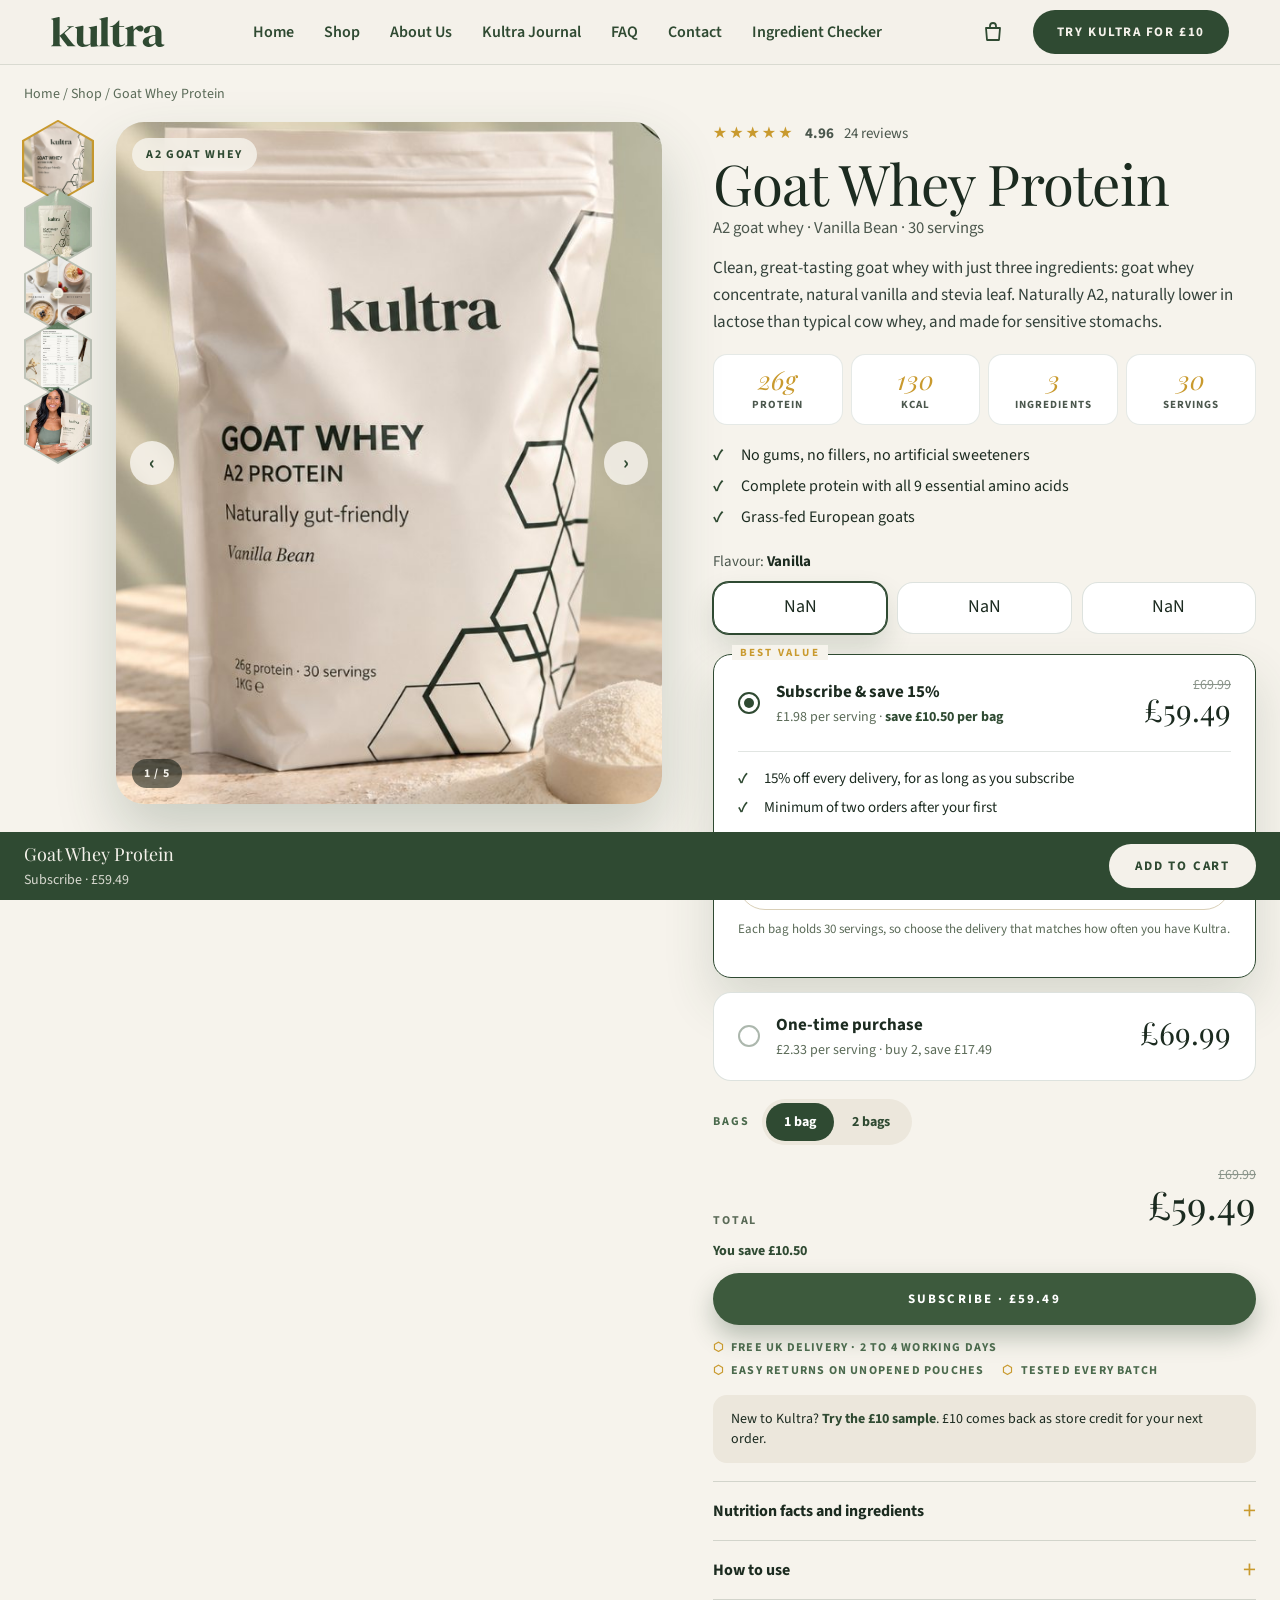
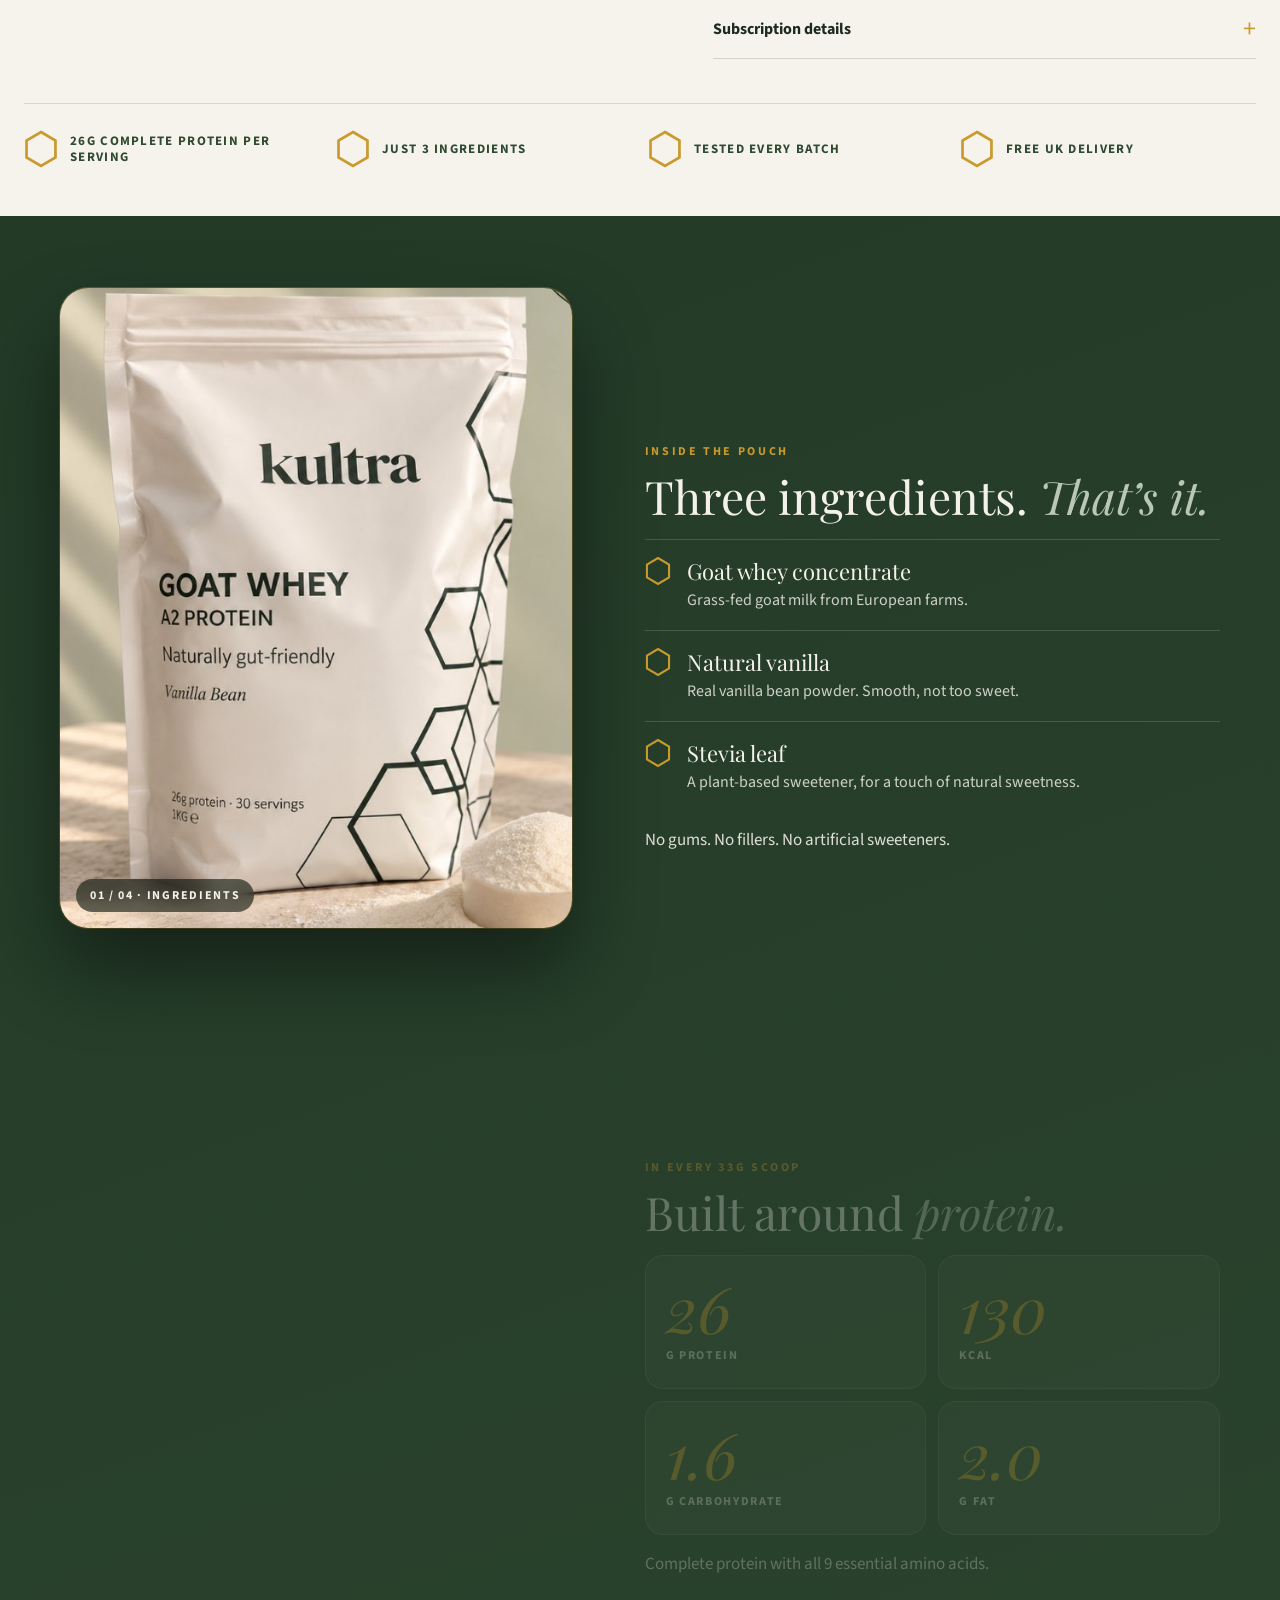
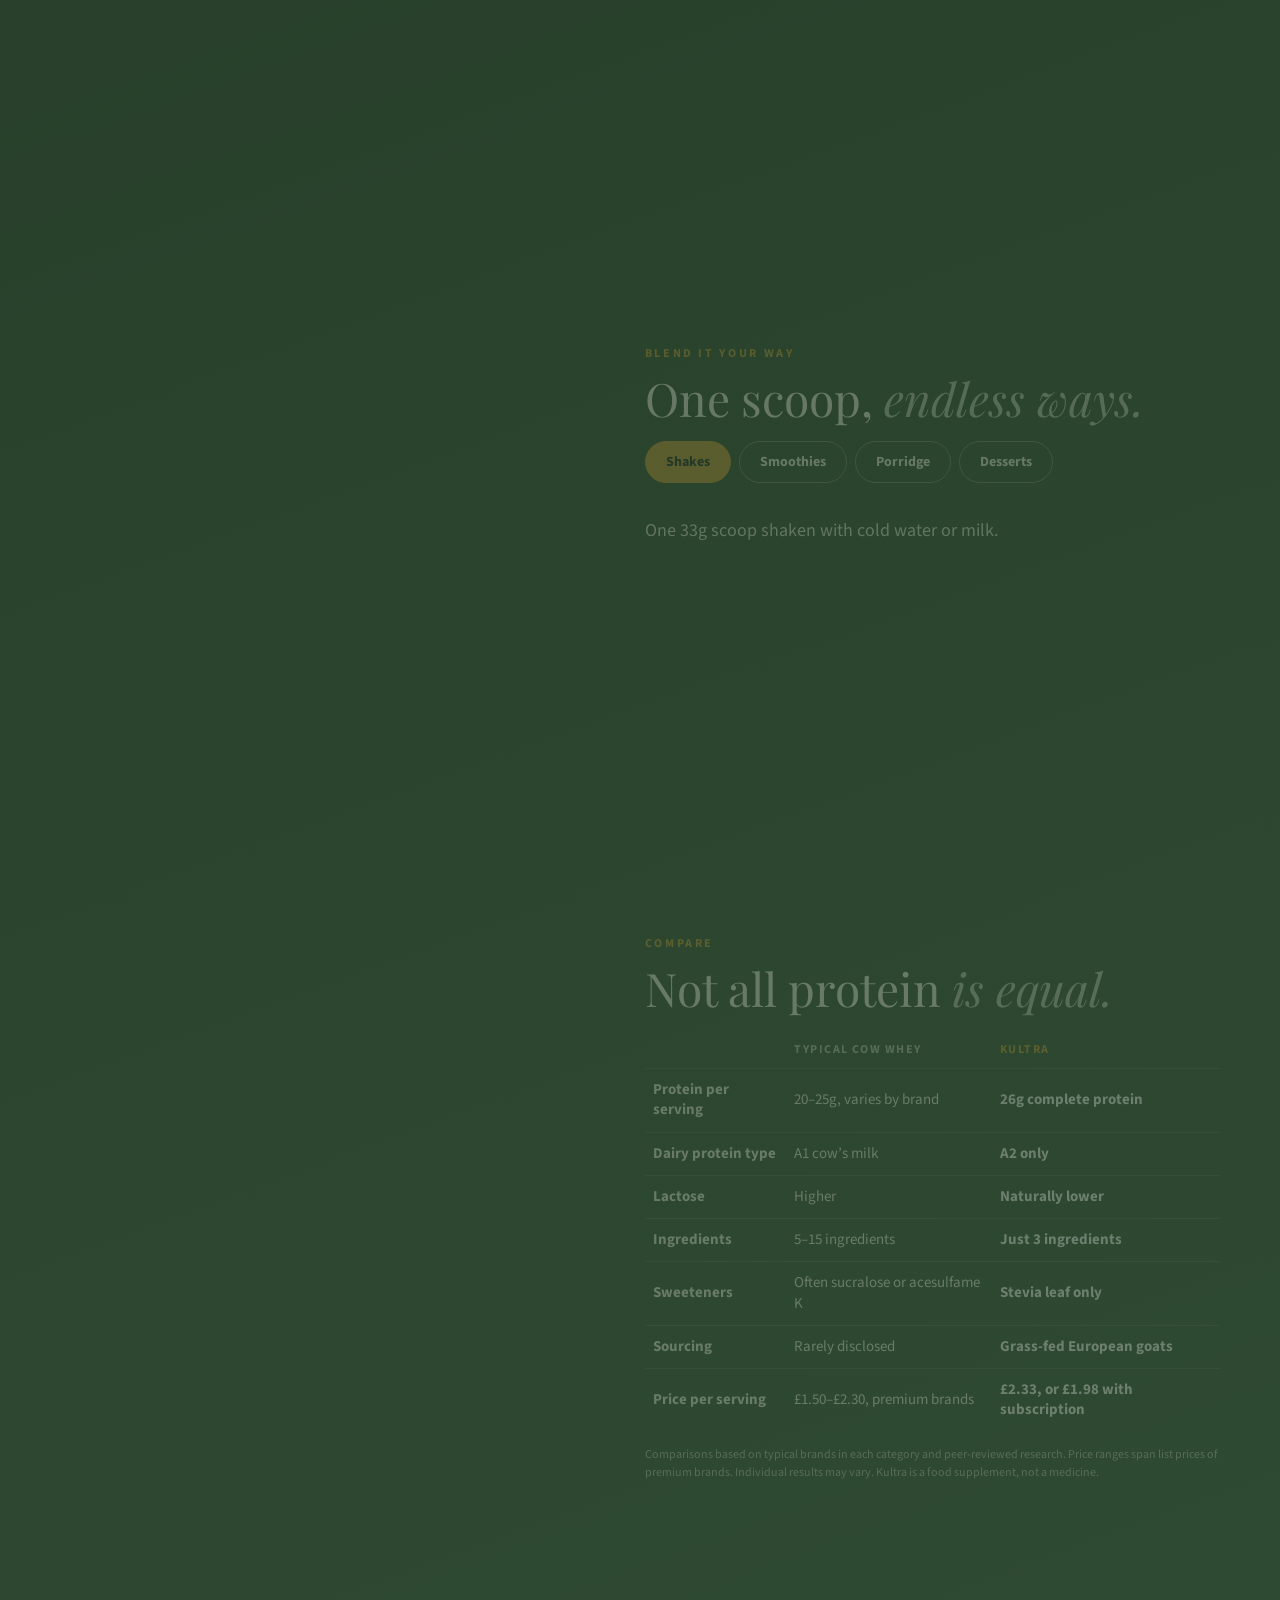
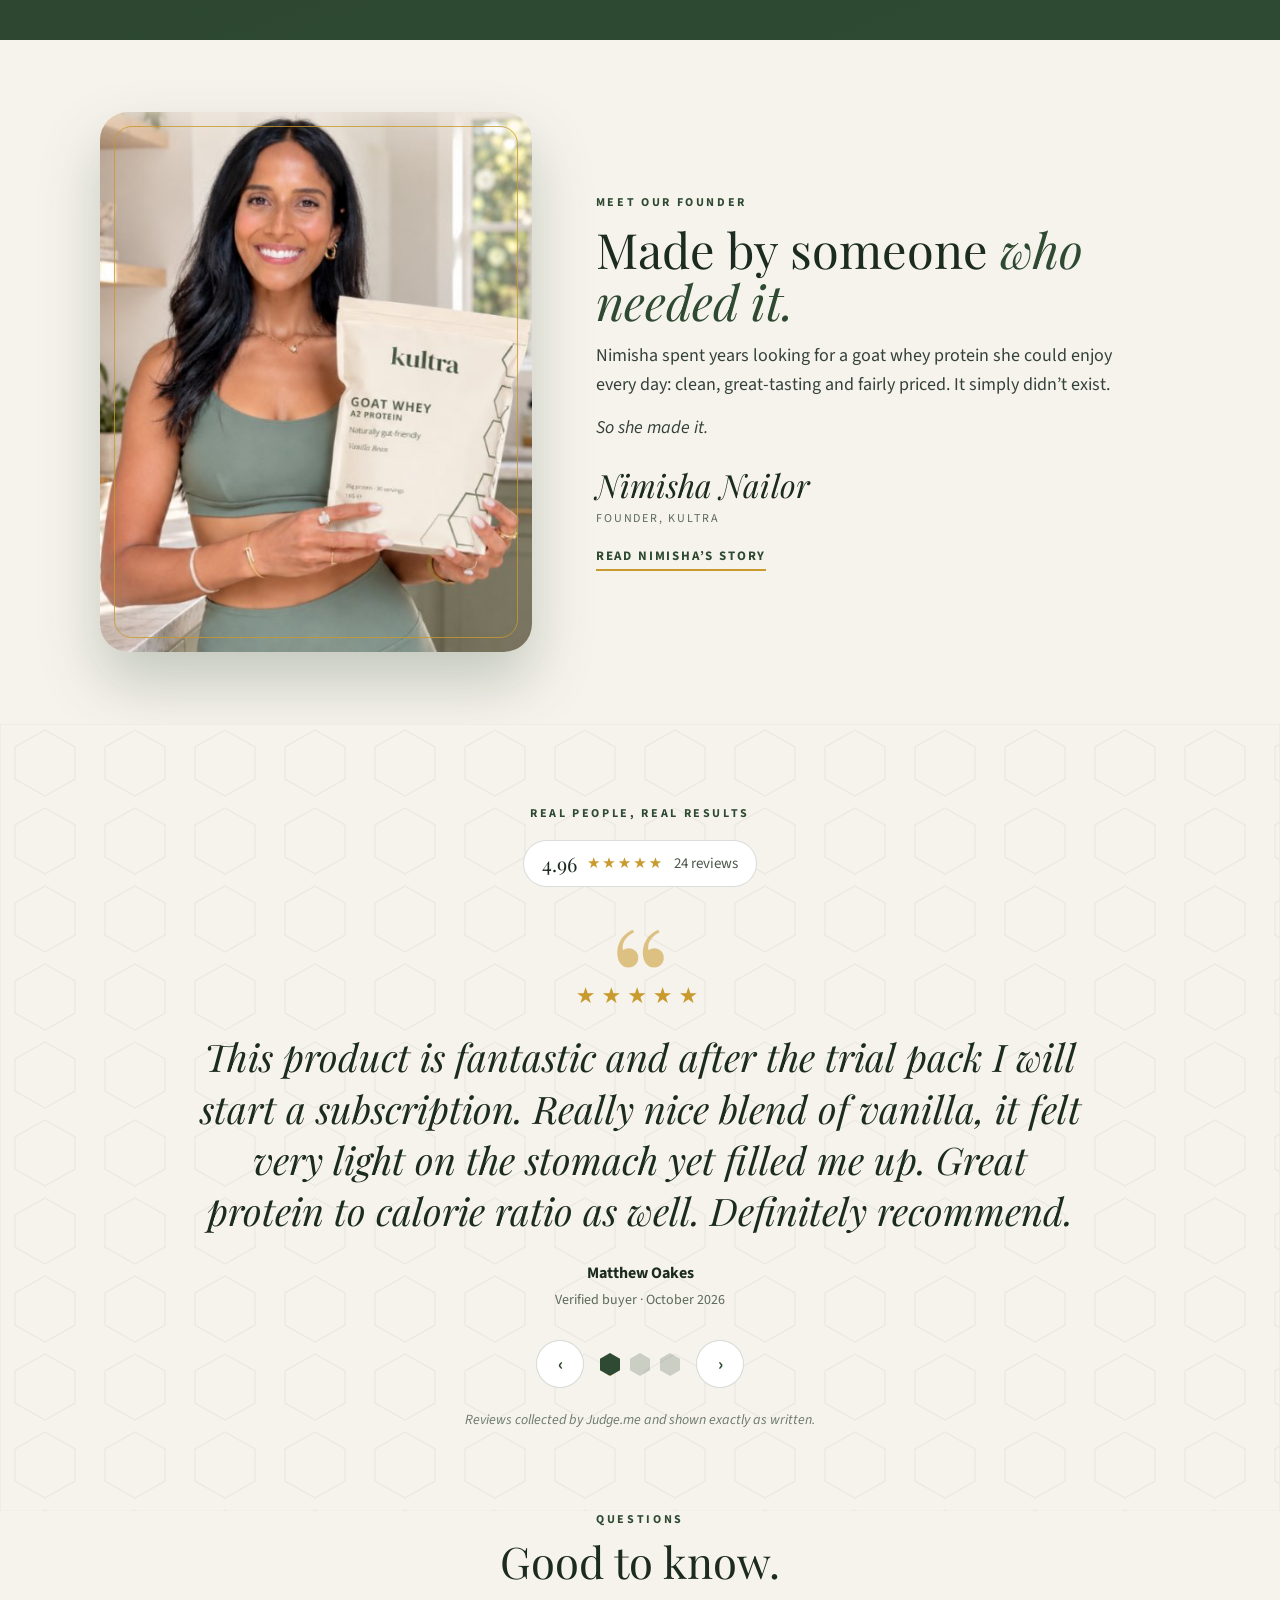
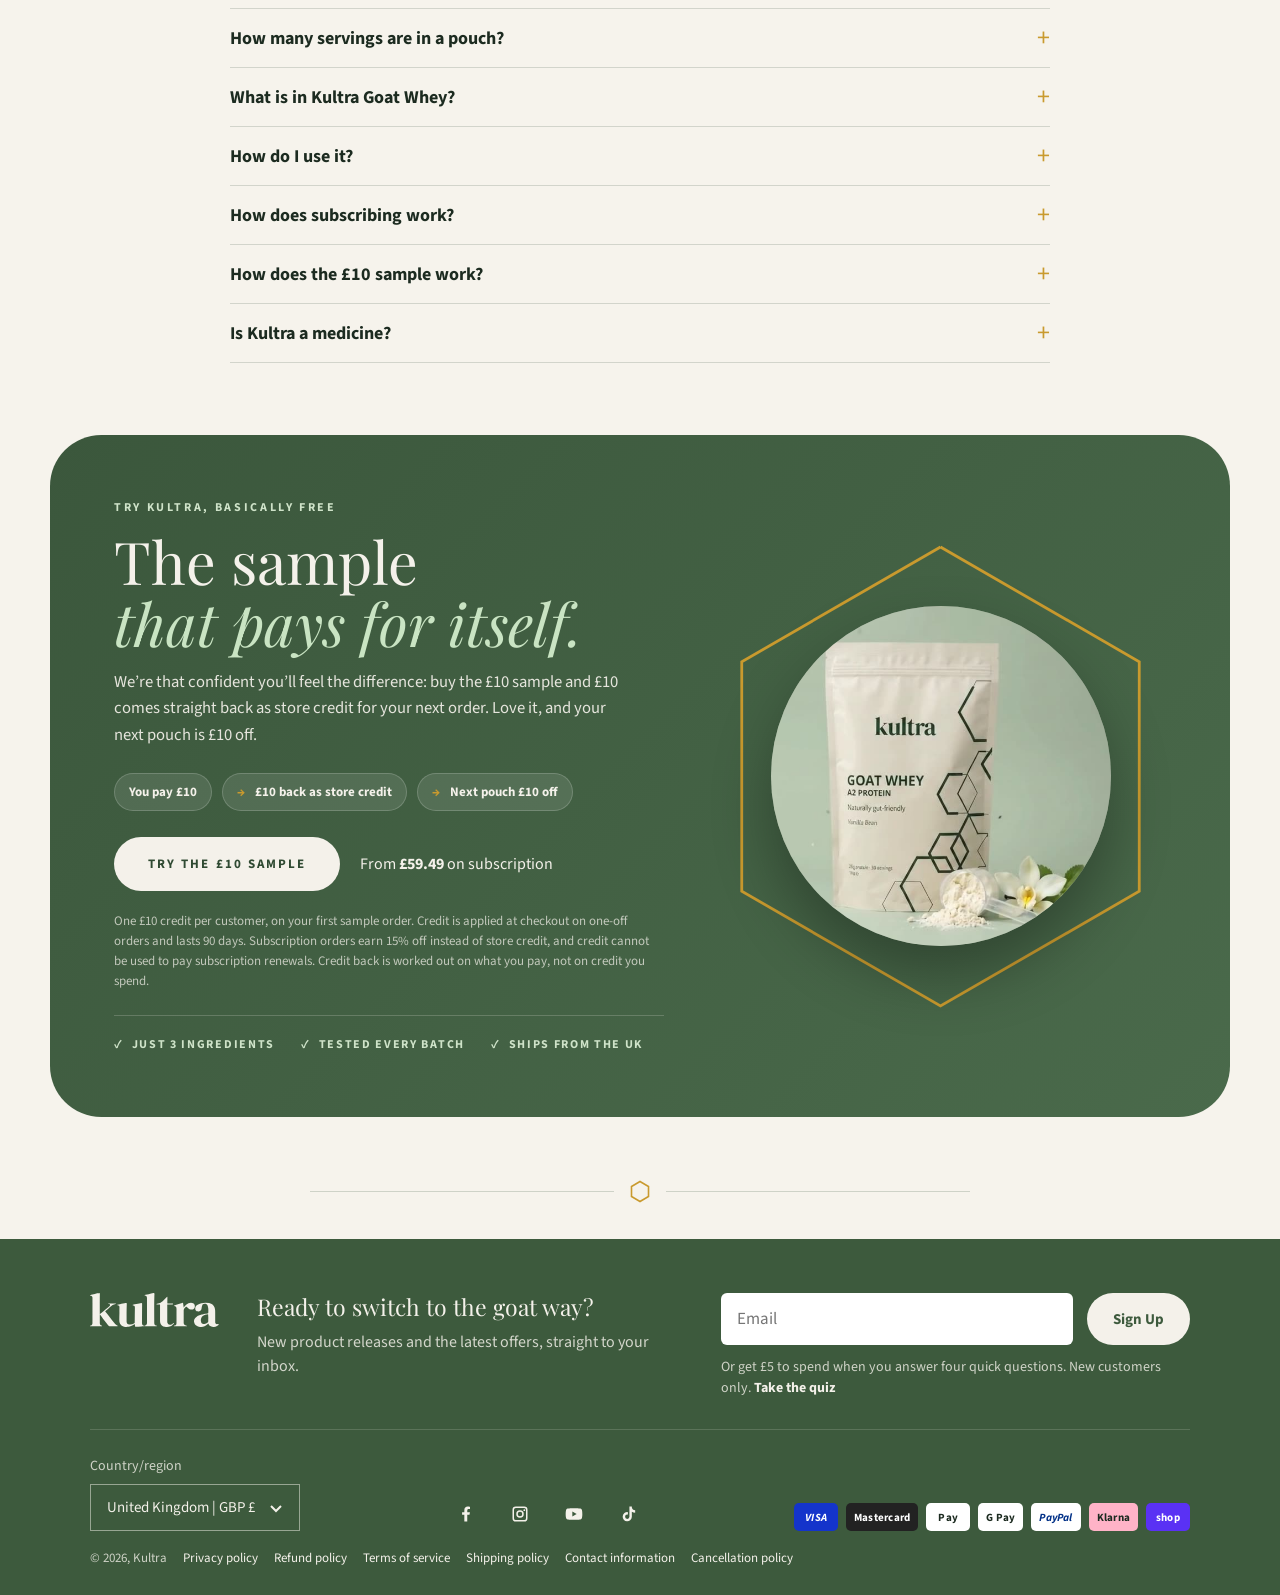
<file: shop.html>
<!doctype html><html lang="en"><head><meta charset="utf-8"><meta name="viewport" content="width=device-width,initial-scale=1,viewport-fit=cover"><title>Goat Whey Protein | Kultra</title><meta name="description" content="Kultra Goat Whey Protein, Vanilla Bean, 30 servings. Subscribe and save 15%."><link rel="preconnect" href="https://fonts.googleapis.com"><link rel="preconnect" href="https://fonts.gstatic.com" crossorigin><link href="https://fonts.googleapis.com/css2?family=Playfair+Display:wght@500;700&family=Source+Sans+3:wght@400;600;700&display=swap" rel="stylesheet"><link rel="stylesheet" href="assets/kultra.css"><script>window.KBASE="assets/";</script></head><body><a class="skip" href="#main">Skip to content</a><header class="nav" id="nav">
  <div class="nav-in">
    <a class="logo" href="index.html" aria-label="Kultra home"><svg role="img" aria-label="kultra" xmlns="http://www.w3.org/2000/svg" viewBox="0 0 516.68 136.44"><path  d="M144.35,252.89c-.49.24-1,.68-1.47.68-5.14.05-10.27,0-15.41,0H110.68a3.83,3.83,0,0,1-3.43-1.76c-2.84-3.88-5.91-7.58-8.85-11.38Q91.29,231.21,84.23,222c-3.66-4.79-7.27-9.61-10.89-14.43a10.15,10.15,0,0,1-.73-1.34l-.56.4a10.67,10.67,0,0,0-.13,1.12q0,16.63,0,33.27c0,2.33.27,4.6,1.77,6.55a9.47,9.47,0,0,0,5,3.3,8.41,8.41,0,0,1,1.77.5,1.94,1.94,0,0,1,.82,1.14c0,.2-.46.65-.8.79a4.15,4.15,0,0,1-1.59.33q-22.18,0-44.38,0c-.6,0-1.21-.11-1.86-.17-.22-2,1.17-2.42,2.49-2.6a7.72,7.72,0,0,0,6.4-5.08,14.13,14.13,0,0,0,.9-5.08c.08-11.14,0-22.28.06-33.42,0-22.8.08-45.59,0-68.38A8.87,8.87,0,0,0,41,134.08c-1.12-1.71-2.95-2.38-4.68-3.19a16,16,0,0,0-2.6-.9c-1-.26-1.31-.84-1-2a12.56,12.56,0,0,0,2.74,0c1-.22,1.85-.78,2.85-1.08.36,0,26.74-5.9,31-6.75,1-.21,2.87,1.38,2.88,2.54,0,1.49-.07,3-.09,4.46-.08,5.32-.18,10.65-.22,16q-.08,10.31-.07,20.59,0,20.27.12,40.51c0,.4.06.79.12,1.54,2.1-1.74,4-3.29,5.92-4.9q10.15-8.7,20.28-17.44c4.41-3.82,8.77-7.7,13.14-11.55a4.47,4.47,0,0,0,.83-.91c2-3.26,1.12-4.92-2.94-6.29a31,31,0,0,0-3.21-.74c.11-.72.19-1.3.28-1.95h29.43l.5.49c.52,1.48-.37,1.62-1.31,1.88-3.95,1.07-8.07,1.75-11.54,4a88.72,88.72,0,0,0-7.7,6c-2.65,2.21-5.22,4.52-7.81,6.8-2.79,2.44-5.56,4.9-8.36,7.33-1.58,1.37-3.19,2.71-4.79,4.06-1.16,1-1.13,1.84-.15,3.07,6.12,7.63,12.15,15.31,18.19,23,5.57,7.1,11.06,14.25,16.67,21.31,2.61,3.28,5.28,6.55,8.91,8.8a34.76,34.76,0,0,0,3.59,1.71c.46.21,1,.3,1.36.65A9.07,9.07,0,0,1,144.35,252.89Z" transform="translate(-32.61 -120.16)"/><path  d="M212.19,244.46c-1.72,1.13-3.34,2.2-5,3.25-6.39,4.14-13.18,7.28-20.82,8.3-5.69.75-11.39.89-16.95-.65-6.9-1.9-12.57-5.47-16.2-12.05-2.34-4.24-3-8.8-3-13.32-.14-10,.34-19.91.52-29.86,0-2.09-.16-4.19-.14-6.28,0-5.75.14-11.49.19-17.23a6.26,6.26,0,0,0-3.36-5.8,28.64,28.64,0,0,0-3.84-1.37c-1-.38-2.16-.6-2.4-2,2.26-.91,33.17-6.63,35.6-7.17a2.72,2.72,0,0,1,3.48,2.87c-.23,9.13-.65,18.26-.73,27.39q-.2,22.4,0,44.81c0,6.65,4,10.57,10.63,11.26a30.79,30.79,0,0,0,20.35-5A2.8,2.8,0,0,0,212,239c.2-19.2.48-38.4.73-57.6,0-1.53,0-3.08-.11-4.61-.25-3.6-2.1-5.72-5.6-6.6a12.84,12.84,0,0,1-2.6-.88c-.4-.21-.9-.89-.81-1.23a1.75,1.75,0,0,1,1.21-.94c2.34-.53,4.71-1,7.07-1.43l13.08-2.6,14.08-2.84c1.15-.23,2.72,1.4,2.72,2.88,0,2.2-.12,4.41-.13,6.62q-.21,35.58-.38,71.15c0,5.77,1.85,8.23,7.25,10.22a2.65,2.65,0,0,1,1.14.72c.73.9.32,1.79-.85,1.86-3.59.19-7.18.31-10.77.51-7.23.39-14.45.82-21.68,1.24-2.5.14-2.52.12-2.88-2.37C213.07,250.28,212.63,247.46,212.19,244.46Z" transform="translate(-32.61 -120.16)"/><path  d="M507.11,242.13c-2.79,2.39-5.43,4.76-8.19,7a46,46,0,0,1-6.45,4.28c-5.94,3.33-12.26,3.57-18.61,2.89-5.31-.57-10.54-2-14.78-5.62-1.91-1.65-4.11-3.16-5.47-5.21a24,24,0,0,1-3.05-7.49,19.23,19.23,0,0,1,1-12.47,22.41,22.41,0,0,1,8.13-9.53,53,53,0,0,1,9.22-5.34c3.95-1.71,8.13-2.9,12.25-4.22a51.15,51.15,0,0,1,5.5-1.31c2.61-.51,5.24-.95,7.88-1.38,1.65-.26,3.32-.44,5-.68s3.31-.62,5-.75a2.66,2.66,0,0,0,2.62-2.49,19,19,0,0,0,.31-3.52c0-4.56.17-9.16-.26-13.69a49.2,49.2,0,0,0-2.35-11.48c-3.1-8.84-14.12-9.82-19.36-5.35a10,10,0,0,0-2.32,3.56c-1.84,4.13-2,8.65-2.86,13-.8,4.1-2.38,7.72-6.35,10a11.59,11.59,0,0,1-5.21,1.76c-3.56,0-7.18-.08-10.25-2.7-3.46-3-3.71-6.69-3.47-10.73.32-5.56,3.55-9.29,7.72-12.45,5.1-3.86,11-5.95,17.16-7.21a73.9,73.9,0,0,1,30.74-.25c7.38,1.61,13.87,4.92,18.55,11.2,2.52,3.38,3.68,7.27,4.66,11.23,1.3,5.25,1.14,10.64,1.16,16,0,12.73,0,25.47.08,38.2,0,4.86,2.36,7.26,7.12,7.69,1.22.11,2.49-.36,3.7-.24a5.07,5.07,0,0,1,3,1.12c.87.92,0,2.13-.79,2.77-1.89,1.49-3.93,2.8-5.91,4.17-3.83,2.62-8.28,3.18-12.69,3.34a26,26,0,0,1-12.46-2.42,17,17,0,0,1-8.85-9.66A17.87,17.87,0,0,0,507.11,242.13Zm.08-19.66h.11c0-1.13,0-2.26,0-3.38-.17-4.05-.35-8.09-.57-12.13-.08-1.43-.9-1.77-2.22-1.34a36.72,36.72,0,0,1-3.84,1c-1.73.34-3.62.25-5.2.91a52.25,52.25,0,0,0-10.35,5.32,15.64,15.64,0,0,0-5.47,6.45A23.9,23.9,0,0,0,478.4,236a10.3,10.3,0,0,0,1.11,3.13c3.1,4.34,7.5,5.83,12.68,5.46,4.48-.31,8.12-2.58,11.69-5a7.48,7.48,0,0,0,3.34-7C507.09,229.24,507.19,225.85,507.19,222.47Z" transform="translate(-32.61 -120.16)"/><path  d="M251.22,253.57a2.19,2.19,0,0,1,1.86-2.55c6.15-1.87,8.31-4.66,8.36-11.2.05-7.86,0-15.71-.05-23.57q0-37.89-.14-75.79a17.22,17.22,0,0,0-1-5.68c-.81-2.3-3.14-2.92-5.2-3.67-.76-.28-1.64-.21-2.4-.47a5.68,5.68,0,0,1-1.36-1c.4-.46.7-1.16,1.2-1.34a27.56,27.56,0,0,1,3.29-.75c4.09-1,8.17-2,12.27-2.87q9.74-2.16,19.48-4.22c2.33-.49,3.91,1.1,3.77,3.5-.2,3.43-.34,6.87-.43,10.3-.21,7.9-.45,15.79-.53,23.69-.11,10-.11,19.92-.09,29.87q.06,25.43.21,50.84a30.72,30.72,0,0,0,.52,5.66,7.94,7.94,0,0,0,5.75,6.22c.63.21,1.31.29,1.93.52.79.3,2,.2,1.89,1.54s-1.32,1-2.15,1c-2.51,0-5,0-7.55,0l-36.51.12C253.31,253.71,252.3,253.62,251.22,253.57Z" transform="translate(-32.61 -120.16)"/><path  d="M408.55,178.42c.9-1.35,1.59-2.47,2.36-3.54a39.57,39.57,0,0,1,16.68-13.47c6.28-2.68,12.83-3.41,19.17.05,6,3.29,8,10.68,5.91,16.52-1.42,4-4.51,6.29-8,8.14a5.16,5.16,0,0,1-2.23.35,32.37,32.37,0,0,1-6.23-.07c-4.79-.84-8.33-3.83-11.52-7.31a18.52,18.52,0,0,0-2.53-2.23c-2.18-1.65-4.18-1.73-6.32,0-4.39,3.55-7.46,7.8-7.26,13.84.14,4,0,8,0,12q0,17.42,0,34.81c0,1.44,0,2.88.1,4.31a7.5,7.5,0,0,0,4.51,7,28.87,28.87,0,0,0,4.19,1.47,26.8,26.8,0,0,1,3.43.81c.67.31,1.07,1.2,1.59,1.82a5.47,5.47,0,0,1-1.82.7q-22.11,0-44.22,0c-2,0-4,0-6,0-.4,0-1.13-.37-1.12-.5a2.2,2.2,0,0,1,.6-1.43,5.77,5.77,0,0,1,2-.75c2.94-.73,5.72-1.85,6.88-4.86a16.9,16.9,0,0,0,1-5.7c.11-8.21.09-16.42.09-24.64q0-15.78-.05-31.57a29.49,29.49,0,0,0-.49-5.05,6.92,6.92,0,0,0-5.52-5.72,26.82,26.82,0,0,1-2.85-.66,7.11,7.11,0,0,1-1.66-1.24c.5-.48.91-1.22,1.51-1.42,3.74-1.25,7.52-2.39,11.29-3.57,6.7-2.12,13.4-4.27,20.11-6.35,2.95-.92,3.95-.29,4.38,2.83.65,4.62,1.2,9.26,1.8,13.89C408.29,177.27,408.41,177.7,408.55,178.42Z" transform="translate(-32.61 -120.16)"/><path  d="M299.28,164.52a9.58,9.58,0,0,1,2.38-1A37.19,37.19,0,0,0,324,153.13c5.46-5.36,10.7-10.93,16-16.41a4,4,0,0,1,1-.95,10.18,10.18,0,0,1,1.84-.5,6.42,6.42,0,0,1,.35,1.52c-.06,7.69-.14,15.39-.28,23.08,0,1.48.41,2.17,2,2.15,6.11-.07,12.21-.06,18.32-.08,1.92,0,2.51.54,2.52,2.23,0,1.37-.75,1.75-2,1.74-5.08,0-10.16,0-15.25-.06-1.49,0-3,.06-4.47,0-1.08,0-1.45.47-1.43,1.49q.06,3.54.06,7.08,0,28.8,0,57.6a33.89,33.89,0,0,0,.55,7.34,11.08,11.08,0,0,0,13,8.27c4.13-.77,7.31-3.07,10.27-5.84.73-.68,1.35-1.71,2.5-.63s.42,1.89-.2,2.72a29.86,29.86,0,0,1-20.18,12,43.47,43.47,0,0,1-15.47-.16,26.51,26.51,0,0,1-12.32-5.63c-3.44-2.94-5.21-6.74-6.34-11-1-3.79-.79-7.64-.8-11.47q0-29.88,0-59.76c0-1.53-.36-2.05-2-2-3.54.14-7.08.08-10.63,0a6.28,6.28,0,0,1-1.89-.69Z" transform="translate(-32.61 -120.16)"/></svg></a>
    <nav class="links" aria-label="Main">
      <a href="index.html">Home</a>
      <a href="shop.html">Shop</a>
      <a href="index.html#founder">About Us</a>
      <a href="journal.html">Kultra Journal</a>
      <a href="faq.html">FAQ</a>
      <a href="contact.html">Contact</a>
      <a href="ingredient-checker.html">Ingredient Checker</a>
    </nav>
    <div class="right">
      <a class="cart" href="https://kultra.co.uk/cart" aria-label="Cart"><svg viewBox="0 0 24 24" aria-hidden="true"><path d="M5 8h14l-1 12H6L5 8z"/><path d="M9 8V6a3 3 0 016 0v2"/></svg></a>
      <a class="btn" href="shop.html?variant=58833947099400">Try Kultra for £10</a>
      <button class="burger" id="burger" aria-label="Open menu" aria-expanded="false"><i></i><i></i><i></i></button>
    </div>
  </div>
  <div class="panel" id="panel">
    <a class="pl" href="index.html">Home</a><a class="pl" href="shop.html">Shop</a><a class="pl" href="index.html#founder">About Us</a><a class="pl" href="journal.html">Kultra Journal</a><a class="pl" href="faq.html">FAQ</a><a class="pl" href="contact.html">Contact</a><a class="pl" href="ingredient-checker.html">Ingredient Checker</a>
    <a class="btn" href="shop.html?variant=58833947099400">Try Kultra for £10</a>
  </div>
</header><main id="main">
<section class="sh" aria-label="Goat Whey Protein"><div class="sh-in">
 <p class="sh-bc"><a href="index.html">Home</a> / <a href="shop.html">Shop</a> / Goat Whey Protein</p>
 <div class="sh-grid">
  <div class="sh-g"><div class="sh-rail" role="group" aria-label="Product images"><button class="sh-th" type="button" data-i="0" aria-label="Show image 1" aria-current="true"></button><button class="sh-th" type="button" data-i="1" aria-label="Show image 2" aria-current="false"></button><button class="sh-th" type="button" data-i="2" aria-label="Show image 3" aria-current="false"></button><button class="sh-th" type="button" data-i="3" aria-label="Show image 4" aria-current="false"></button><button class="sh-th" type="button" data-i="4" aria-label="Show image 5" aria-current="false"></button></div>
   <div class="sh-st" role="group" aria-roledescription="carousel" aria-label="Product images"><span class="sh-tag">A2 goat whey</span><figure class="sh-s on" data-i="0"><img id="gi0" src="assets/k-c27840d90c.jpg" alt="Goat Whey Protein pouch in Vanilla Bean on a sunlit stone counter"></figure><figure class="sh-s" data-i="1"><video muted loop playsinline preload="none" poster="assets/k-9767230b08.jpg" data-src="assets/k-ed2eda6895.mp4" aria-label="Short film of powder pouring beside the Kultra pouch"></video></figure><figure class="sh-s" data-i="2"><img id="gi2" src="assets/k-e889d6a68f.jpg" alt="Four ways to use Kultra: shakes, smoothies, porridge and desserts" loading=lazy></figure><figure class="sh-s" data-i="3"><img id="gi3" src="assets/k-5a414d85fb.jpg" alt="Kultra nutrition information panel" loading=lazy></figure><figure class="sh-s" data-i="4"><img id="gi4" src="assets/k-f583f2bfa0.jpg" alt="Nimisha Nailor, Kultra founder, holding a pouch of Kultra goat whey" loading=lazy></figure><button class="sh-ar sh-pv" type="button" aria-label="Previous image">‹</button><button class="sh-ar sh-nx" type="button" aria-label="Next image">›</button><span class="sh-ct" id="sh-ct">1 / 5</span></div></div>
  <div class="sh-b">
   <div class="sh-rt"><span class="rv-st" aria-hidden="true">★★★★★</span><b>4.96</b><a href="#reviews">24 reviews</a></div>
   <h1>Goat Whey Protein</h1><p class="sh-sub">A2 goat whey · Vanilla Bean · 30 servings</p>
   <p class="sh-ds">Clean, great-tasting goat whey with just three ingredients: goat whey concentrate, natural vanilla and stevia leaf. Naturally A2, naturally lower in lactose than typical cow whey, and made for sensitive stomachs.</p>
   <div class="sh-sts"><div><b>26g</b><span>Protein</span></div><div><b>130</b><span>Kcal</span></div><div><b>3</b><span>Ingredients</span></div><div><b>30</b><span>Servings</span></div></div>
   <ul class="sh-bl"><li>No gums, no fillers, no artificial sweeteners</li><li>Complete protein with all 9 essential amino acids</li><li>Grass-fed European goats</li></ul>
   <div class="fl"><p class="fl-l">Flavour: <b id="fl-n">Vanilla</b></p><div class="fl-g" role="radiogroup" aria-label="Flavour"><button class="fl-c on" type="button" role="radio" aria-checked="true" data-f="van" data-n="Vanilla"><img src="assets/k-5253fad7b8.jpg" alt="" loading="lazy"><span>Vanilla</span></button><button class="fl-c" type="button" role="radio" aria-checked="false" data-f="choc" data-n="Dutch Chocolate" data-soon="1" data-img="assets/k-a664f99c4e.jpg"><em>Soon</em><img src="assets/k-b59f3a5c11.jpg" alt="" loading="lazy"><span>Chocolate</span></button><button class="fl-c" type="button" role="radio" aria-checked="false" data-f="unf" data-n="Unflavoured" data-soon="1" data-img="assets/k-9b0371543a.jpg"><em>Soon</em><img src="assets/k-8c35ed9f6a.jpg" alt="" loading="lazy"><span>Unflavoured</span></button></div>
<div class="fl-m" id="fl-m" role="status" hidden><b id="fl-mt"></b><p id="fl-mp"></p><form class="fl-f" novalidate><label class="vh" for="fl-e">Email</label><input id="fl-e" type="email" placeholder="Your email" autocomplete="email"><button type="submit">Notify me</button></form></div></div>
<div role="radiogroup" aria-label="Purchase option"><div class="pu-o on" data-p="sub"><span class="pu-tag">Best value</span><button class="pu-h" type="button" role="radio" aria-checked="true"><i class="pu-rd"></i><span class="pu-t"><b>Subscribe &amp; save 15%</b><small>£1.98 per serving · <strong>save £10.50 per bag</strong></small></span><span class="pu-p"><s>£69.99</s><b>£59.49</b></span></button><div class="pu-d"><div class="pu-di"><ul class="pu-ck"><li>15% off every delivery, for as long as you subscribe</li><li>Minimum of two orders after your first</li></ul><label class="pu-l" for="sh-sel">Deliver every</label><select class="sh-sel" id="sh-sel"><option value="w2">Every 2 weeks</option><option value="w4" selected>Every 4 weeks</option><option value="w6">Every 6 weeks</option></select><p class="pu-n">Each bag holds 30 servings, so choose the delivery that matches how often you have Kultra.</p></div></div></div><div class="pu-o" data-p="once"><button class="pu-h" type="button" role="radio" aria-checked="false"><i class="pu-rd"></i><span class="pu-t"><b>One-time purchase</b><small>£2.33 per serving · buy 2, save £17.49</small></span><span class="pu-p"><b>£69.99</b></span></button><div class="pu-d"><div class="pu-di"></div></div></div></div>
   <div class="sh-bgs">Bags<div class="sh-seg" role="group" aria-label="Number of bags"><button type="button" data-b="1" aria-pressed="true">1 bag</button><button type="button" data-b="2" aria-pressed="false">2 bags</button></div></div>
   <div class="sh-sum"><span><small>Total</small></span><span><s id="sh-was"></s><b id="sh-tot">£59.49</b></span></div>
   <p class="sh-sv" id="sh-sv"></p>
   <a class="pu-go" id="sh-atc" href="shop.html">Subscribe · £59.49</a>
   <ul class="sh-mi"><li>Free UK delivery · 2 to 4 working days</li><li>Easy returns on unopened pouches</li><li>Tested every batch</li></ul>
   <p class="sh-smp">New to Kultra? <a href="shop.html?variant=58833947099400">Try the £10 sample</a>. £10 comes back as store credit for your next order.</p>
   <div class="sh-ac">
    <details><summary>Nutrition facts and ingredients</summary><div class="ab"><p><b>Ingredients:</b> goat whey concentrate, natural vanilla, stevia leaf.</p><table><thead><tr><th>Typical values</th><th>Per 33g serving</th><th>Per 100g</th></tr></thead><tbody><tr><td>Energy</td><td>544 kJ</td><td>1653 kJ</td></tr><tr><td>Energy</td><td>130 kcal</td><td>395 kcal</td></tr><tr><td>Fat</td><td>2.0 g</td><td>6.0 g</td></tr><tr><td>of which saturates</td><td>1.2 g</td><td>3.7 g</td></tr><tr><td>Carbohydrates</td><td>1.6 g</td><td>4.8 g</td></tr><tr><td>of which sugars</td><td>1.6 g</td><td>4.8 g</td></tr><tr><td>Protein</td><td>26.0 g</td><td>80.0 g</td></tr><tr><td>Salt</td><td>0.80 g</td><td>2.43 g</td></tr><tr><td>Calcium</td><td>170 mg (21% NRV)</td><td>514 mg</td></tr><tr><td>Phosphorus</td><td>112 mg (16% NRV)</td><td>339 mg</td></tr></tbody></table></div></details>
    <details><summary>How to use</summary><div class="ab">Mix one 33g scoop with water or milk, or blend it into a smoothie. Each pouch holds about 30 servings.</div></details>
    <details><summary>Subscription details</summary><div class="ab">15% off every delivery, for as long as you subscribe. Minimum of two orders after your first. Choose the delivery that matches how often you have Kultra.</div></details>
   </div>
  </div></div>
 <ul class="sh-fx"><li><svg viewBox="0 0 20 22" aria-hidden="true"><path d="M10 1l8.5 5v10L10 21 1.5 16V6z"/></svg>26g complete protein per serving</li><li><svg viewBox="0 0 20 22" aria-hidden="true"><path d="M10 1l8.5 5v10L10 21 1.5 16V6z"/></svg>Just 3 ingredients</li><li><svg viewBox="0 0 20 22" aria-hidden="true"><path d="M10 1l8.5 5v10L10 21 1.5 16V6z"/></svg>Tested every batch</li><li><svg viewBox="0 0 20 22" aria-hidden="true"><path d="M10 1l8.5 5v10L10 21 1.5 16V6z"/></svg>Free UK delivery</li></ul>
</div></section>
<section class="pt" id="tour" aria-label="Inside the pouch"><div class="pt-g">
 <div class="pt-stage" aria-hidden="true"><img data-from="gi0" alt=""><img data-from="gi3" alt=""><img data-from="gi2" alt=""><img data-from="gi4" alt=""><div class="pt-qs"><i class="pt-q"></i><i class="pt-q"></i><i class="pt-q"></i><i class="pt-q"></i></div><span class="pt-cap" id="pt-cap">01 / 04 · Ingredients</span></div>
 <div>
  <div class="pt-ch" data-t="Ingredients"><div class="pt-mw"><img data-from="gi0" alt=""></div><div class="pt-eb">Inside the pouch</div><h2>Three ingredients. <em>That’s it.</em></h2><ul class="pt-li"><li><svg viewBox="0 0 20 22" aria-hidden="true"><path d="M10 1l8.5 5v10L10 21 1.5 16V6z"/></svg><div><b>Goat whey concentrate</b><span>Grass-fed goat milk from European farms.</span></div></li><li><svg viewBox="0 0 20 22" aria-hidden="true"><path d="M10 1l8.5 5v10L10 21 1.5 16V6z"/></svg><div><b>Natural vanilla</b><span>Real vanilla bean powder. Smooth, not too sweet.</span></div></li><li><svg viewBox="0 0 20 22" aria-hidden="true"><path d="M10 1l8.5 5v10L10 21 1.5 16V6z"/></svg><div><b>Stevia leaf</b><span>A plant-based sweetener, for a touch of natural sweetness.</span></div></li></ul><p class="pt-p">No gums. No fillers. No artificial sweeteners.</p></div>
  <div class="pt-ch" data-t="In every scoop"><div class="pt-mw"><img data-from="gi3" alt=""></div><div class="pt-eb">In every 33g scoop</div><h2>Built around <em>protein.</em></h2><div class="pt-n"><div><b data-n="26">26</b><span>g protein</span></div><div><b data-n="130">130</b><span>kcal</span></div><div><b data-n="1.6" data-d="1">1.6</b><span>g carbohydrate</span></div><div><b data-n="2.0" data-d="1">2.0</b><span>g fat</span></div></div><p class="pt-p">Complete protein with all 9 essential amino acids.</p></div>
  <div class="pt-ch" data-t="Blend it your way"><div class="pt-mw"><img data-from="gi2" alt=""><div class="pt-qs on"><i class="pt-q"></i><i class="pt-q"></i><i class="pt-q"></i><i class="pt-q"></i></div></div><div class="pt-eb">Blend it your way</div><h2>One scoop, <em>endless ways.</em></h2><div class="pt-tb" role="group" aria-label="Ways to use Kultra"><button type="button" data-q="0" aria-pressed="true">Shakes</button><button type="button" data-q="1" aria-pressed="false">Smoothies</button><button type="button" data-q="2" aria-pressed="false">Porridge</button><button type="button" data-q="3" aria-pressed="false">Desserts</button></div><p class="pt-bd" id="pt-bd" aria-live="polite"></p></div>
  <div class="pt-ch" data-t="Not all protein is equal"><div class="pt-eb">Compare</div><h2>Not all protein <em>is equal.</em></h2><table><thead><tr><th></th><th>Typical cow whey</th><th>Kultra</th></tr></thead><tbody><tr><td>Protein per serving</td><td>20–25g, varies by brand</td><td>26g complete protein</td></tr><tr><td>Dairy protein type</td><td>A1 cow’s milk</td><td>A2 only</td></tr><tr><td>Lactose</td><td>Higher</td><td>Naturally lower</td></tr><tr><td>Ingredients</td><td>5–15 ingredients</td><td>Just 3 ingredients</td></tr><tr><td>Sweeteners</td><td>Often sucralose or acesulfame K</td><td>Stevia leaf only</td></tr><tr><td>Sourcing</td><td>Rarely disclosed</td><td>Grass-fed European goats</td></tr><tr><td>Price per serving</td><td>£1.50–£2.30, premium brands</td><td>£2.33, or £1.98 with subscription</td></tr></tbody></table><p class="pt-fn">Comparisons based on typical brands in each category and peer-reviewed research. Price ranges span list prices of premium brands. Individual results may vary. Kultra is a food supplement, not a medicine.</p></div>
 </div></div></section>
<section class="fb" aria-labelledby="fb-h"><div class="fb-in"><div class="fb-ph"><img id="fbi" src="assets/k-f583f2bfa0.jpg" alt="Nimisha Nailor, Kultra founder, holding a pouch of Kultra goat whey" loading="lazy"></div>
 <div><div class="pt-eb" style="color:#2F4A32">Meet our founder</div><h2 id="fb-h">Made by someone <em>who needed it.</em></h2><p>Nimisha spent years looking for a goat whey protein she could enjoy every day: clean, great-tasting and fairly priced. It simply didn’t exist.</p><p><i>So she made it.</i></p><div class="fb-sg">Nimisha Nailor<small>Founder, Kultra</small></div><a class="fb-l" href="index.html#founder">Read Nimisha’s story</a></div></div></section>
<section class="rv" id="reviews" aria-labelledby="rv-h">
  <svg class="rv-lat" aria-hidden="true"><defs><pattern id="rvhx" width="90" height="78" patternUnits="userSpaceOnUse"><path d="M45 6l30 17v32L45 72 15 55V23z"/></pattern></defs><rect width="100%" height="100%" fill="url(#rvhx)"/></svg>
  <div class="rv-in">
    <div class="rv-eb" id="rv-h">Real people, real results</div>
    <div class="rv-pill"><b>4.96</b><span class="rv-st" aria-hidden="true">★★★★★</span><span>24 reviews</span></div>
    <div class="rv-q" aria-hidden="true">“</div>
    <div class="rv-sl" role="group" aria-roledescription="carousel" aria-label="Customer reviews">
      <figure class="rv-s on" style="margin:0"><div class="rv-stars" role="img" aria-label="5 out of 5 stars"><i style="--i:0">★</i><i style="--i:1">★</i><i style="--i:2">★</i><i style="--i:3">★</i><i style="--i:4">★</i></div><blockquote class="rv-t" style="margin-inline:0">This product is fantastic and after the trial pack I will start a subscription. Really nice blend of vanilla, it felt very light on the stomach yet filled me up. Great protein to calorie ratio as well. Definitely recommend.</blockquote><figcaption class="rv-a">Matthew Oakes<small>Verified buyer · October 2026</small></figcaption></figure><figure class="rv-s" style="margin:0"><div class="rv-stars" role="img" aria-label="5 out of 5 stars"><i style="--i:0">★</i><i style="--i:1">★</i><i style="--i:2">★</i><i style="--i:3">★</i><i style="--i:4">★</i></div><blockquote class="rv-t" style="margin-inline:0">I ordered the sample because I was skeptical at first. Honestly, it tastes similar to other vanilla proteins I’ve had but in a good way because it doesn’t come with the downsides of cow dairy.</blockquote><figcaption class="rv-a">Anonymous<small>Verified buyer · October 2026</small></figcaption></figure>
      <figure class="rv-s" style="margin:0"><div class="rv-stars" role="img" aria-label="5 out of 5 stars"><i style="--i:0">★</i><i style="--i:1">★</i><i style="--i:2">★</i><i style="--i:3">★</i><i style="--i:4">★</i></div><blockquote class="rv-t" style="margin-inline:0">Usually don’t feel great after protein shakes but I can tell this is a high quality whey. I’ve already recommended to my friends</blockquote><figcaption class="rv-a">Michele<small>Verified buyer · September 2026</small></figcaption></figure>
    </div>
    <div class="rv-ct"><button class="rv-b" type="button" data-d="-1" aria-label="Previous review">‹</button><div class="rv-dots"></div><button class="rv-b" type="button" data-d="1" aria-label="Next review">›</button></div>
    <p class="rv-n">Reviews collected by Judge.me and shown exactly as written.</p>
  </div>
</section>
<section class="fq" aria-labelledby="fq-h"><div class="fq-in"><span class="eb">Questions</span><h2 id="fq-h">Good to know.</h2><details><summary>How many servings are in a pouch?</summary><div class="ab">Each pouch holds about 30 servings. One serving is a 33g scoop.</div></details><details><summary>What is in Kultra Goat Whey?</summary><div class="ab">Three ingredients: goat whey concentrate, natural vanilla and stevia leaf. No gums, no fillers and no artificial sweeteners.</div></details><details><summary>How do I use it?</summary><div class="ab">Mix one 33g scoop with water or milk, or blend it into a smoothie, stir it into porridge or use it in desserts.</div></details><details><summary>How does subscribing work?</summary><div class="ab">Subscribe and save 15% on every delivery for as long as you subscribe, with a minimum of two orders after your first. Each bag holds about 30 servings, so choose the delivery schedule that matches how often you have Kultra.</div></details><details><summary>How does the £10 sample work?</summary><div class="ab">Buy the £10 sample and £10 comes back as store credit for your next order. One £10 credit per customer, on your first sample order. Credit is applied at checkout on one-off orders and lasts 90 days. Subscription orders earn 15% off instead of store credit.</div></details><details><summary>Is Kultra a medicine?</summary><div class="ab">No. Kultra is a food supplement, not a medicine.</div></details></div></section>
<section class="sm" id="sample"><div class="sm-card">
  <div><div class="sm-eb">Try Kultra, basically free</div><h2>The sample <em>that pays for itself.</em></h2>
    <p class="sm-p">We’re that confident you’ll feel the difference: buy the £10 sample and £10 comes straight back as store credit for your next order. Love it, and your next pouch is £10 off.</p>
    <ul class="sm-st" aria-label="How the offer works"><li style="--i:0">You pay £10</li><li style="--i:1">£10 back as store credit</li><li style="--i:2">Next pouch £10 off</li></ul>
    <div class="sm-row"><a class="sm-btn" href="shop.html?variant=58833947099400">Try the £10 sample</a><span>From <b>£59.49</b> on subscription</span></div>
    <p class="sm-fine">One £10 credit per customer, on your first sample order. Credit is applied at checkout on one-off orders and lasts 90 days. Subscription orders earn 15% off instead of store credit, and credit cannot be used to pay subscription renewals. Credit back is worked out on what you pay, not on credit you spend.</p>
    <ul class="sm-ck"><li>Just 3 ingredients</li><li>Tested every batch</li><li>Ships from the UK</li></ul></div>
  <div class="sm-vis"><svg viewBox="0 0 100 115.47" aria-hidden="true"><path pathLength="1" d="M50 0L100 28.87V86.6L50 115.47L0 86.6V28.87Z"/></svg><div class="sm-ph"><img src="assets/k-6e6735570a.jpg" alt="Kultra Goat Whey Protein pouch"></div></div>
</div></section>
</main><div class="ft-w"><div class="ft-dv"><i></i><svg viewBox="0 0 20 22" aria-hidden="true"><path d="M10 1l8.500 5v10L10 21 1.500 16V6z"/></svg><i></i></div></div>
<footer class="ft"><div class="ft-in">
  <div class="ft-top"><div class="ft-logo"><a class="logo" href="index.html" aria-label="Kultra home"><svg role="img" aria-label="kultra" xmlns="http://www.w3.org/2000/svg" viewBox="0 0 516.68 136.44"><path  d="M144.35,252.89c-.49.24-1,.68-1.47.68-5.14.05-10.27,0-15.41,0H110.68a3.83,3.83,0,0,1-3.43-1.76c-2.84-3.88-5.91-7.58-8.85-11.38Q91.29,231.21,84.23,222c-3.66-4.79-7.27-9.61-10.89-14.43a10.15,10.15,0,0,1-.73-1.34l-.56.4a10.67,10.67,0,0,0-.13,1.12q0,16.63,0,33.27c0,2.33.27,4.6,1.77,6.55a9.47,9.47,0,0,0,5,3.3,8.41,8.41,0,0,1,1.77.5,1.94,1.94,0,0,1,.82,1.14c0,.2-.46.65-.8.79a4.15,4.15,0,0,1-1.59.33q-22.18,0-44.38,0c-.6,0-1.21-.11-1.86-.17-.22-2,1.17-2.42,2.49-2.6a7.72,7.72,0,0,0,6.4-5.08,14.13,14.13,0,0,0,.9-5.08c.08-11.14,0-22.28.06-33.42,0-22.8.08-45.59,0-68.38A8.87,8.87,0,0,0,41,134.08c-1.12-1.71-2.95-2.38-4.68-3.19a16,16,0,0,0-2.6-.9c-1-.26-1.31-.84-1-2a12.56,12.56,0,0,0,2.74,0c1-.22,1.85-.78,2.85-1.08.36,0,26.74-5.9,31-6.75,1-.21,2.87,1.38,2.88,2.54,0,1.49-.07,3-.09,4.46-.08,5.32-.18,10.65-.22,16q-.08,10.31-.07,20.59,0,20.27.12,40.51c0,.4.06.79.12,1.54,2.1-1.74,4-3.29,5.92-4.9q10.15-8.7,20.28-17.44c4.41-3.82,8.77-7.7,13.14-11.55a4.47,4.47,0,0,0,.83-.91c2-3.26,1.12-4.92-2.94-6.29a31,31,0,0,0-3.21-.74c.11-.72.19-1.3.28-1.95h29.43l.5.49c.52,1.48-.37,1.62-1.31,1.88-3.95,1.07-8.07,1.75-11.54,4a88.72,88.72,0,0,0-7.7,6c-2.65,2.21-5.22,4.52-7.81,6.8-2.79,2.44-5.56,4.9-8.36,7.33-1.58,1.37-3.19,2.71-4.79,4.06-1.16,1-1.13,1.84-.15,3.07,6.12,7.63,12.15,15.31,18.19,23,5.57,7.1,11.06,14.25,16.67,21.31,2.61,3.28,5.28,6.55,8.91,8.8a34.76,34.76,0,0,0,3.59,1.71c.46.21,1,.3,1.36.65A9.07,9.07,0,0,1,144.35,252.89Z" transform="translate(-32.61 -120.16)"/><path  d="M212.19,244.46c-1.72,1.13-3.34,2.2-5,3.25-6.39,4.14-13.18,7.28-20.82,8.3-5.69.75-11.39.89-16.95-.65-6.9-1.9-12.57-5.47-16.2-12.05-2.34-4.24-3-8.8-3-13.32-.14-10,.34-19.91.52-29.86,0-2.09-.16-4.19-.14-6.28,0-5.75.14-11.49.19-17.23a6.26,6.26,0,0,0-3.36-5.8,28.64,28.64,0,0,0-3.84-1.37c-1-.38-2.16-.6-2.4-2,2.26-.91,33.17-6.63,35.6-7.17a2.72,2.72,0,0,1,3.48,2.87c-.23,9.13-.65,18.26-.73,27.39q-.2,22.4,0,44.81c0,6.65,4,10.57,10.63,11.26a30.79,30.79,0,0,0,20.35-5A2.8,2.8,0,0,0,212,239c.2-19.2.48-38.4.73-57.6,0-1.53,0-3.08-.11-4.61-.25-3.6-2.1-5.72-5.6-6.6a12.84,12.84,0,0,1-2.6-.88c-.4-.21-.9-.89-.81-1.23a1.75,1.75,0,0,1,1.21-.94c2.34-.53,4.71-1,7.07-1.43l13.08-2.6,14.08-2.84c1.15-.23,2.72,1.4,2.72,2.88,0,2.2-.12,4.41-.13,6.62q-.21,35.58-.38,71.15c0,5.77,1.85,8.23,7.25,10.22a2.65,2.65,0,0,1,1.14.72c.73.9.32,1.79-.85,1.86-3.59.19-7.18.31-10.77.51-7.23.39-14.45.82-21.68,1.24-2.5.14-2.52.12-2.88-2.37C213.07,250.28,212.63,247.46,212.19,244.46Z" transform="translate(-32.61 -120.16)"/><path  d="M507.11,242.13c-2.79,2.39-5.43,4.76-8.19,7a46,46,0,0,1-6.45,4.28c-5.94,3.33-12.26,3.57-18.61,2.89-5.31-.57-10.54-2-14.78-5.62-1.91-1.65-4.11-3.16-5.47-5.21a24,24,0,0,1-3.05-7.49,19.23,19.23,0,0,1,1-12.47,22.41,22.41,0,0,1,8.13-9.53,53,53,0,0,1,9.22-5.34c3.95-1.71,8.13-2.9,12.25-4.22a51.15,51.15,0,0,1,5.5-1.31c2.61-.51,5.24-.95,7.88-1.38,1.65-.26,3.32-.44,5-.68s3.31-.62,5-.75a2.66,2.66,0,0,0,2.62-2.49,19,19,0,0,0,.31-3.52c0-4.56.17-9.16-.26-13.69a49.2,49.2,0,0,0-2.35-11.48c-3.1-8.84-14.12-9.82-19.36-5.35a10,10,0,0,0-2.32,3.56c-1.84,4.13-2,8.65-2.86,13-.8,4.1-2.38,7.72-6.35,10a11.59,11.59,0,0,1-5.21,1.76c-3.56,0-7.18-.08-10.25-2.7-3.46-3-3.71-6.69-3.47-10.73.32-5.56,3.55-9.29,7.72-12.45,5.1-3.86,11-5.95,17.16-7.21a73.9,73.9,0,0,1,30.74-.25c7.38,1.61,13.87,4.92,18.55,11.2,2.52,3.38,3.68,7.27,4.66,11.23,1.3,5.25,1.14,10.64,1.16,16,0,12.73,0,25.47.08,38.2,0,4.86,2.36,7.26,7.12,7.69,1.22.11,2.49-.36,3.7-.24a5.07,5.07,0,0,1,3,1.12c.87.92,0,2.13-.79,2.77-1.89,1.49-3.93,2.8-5.91,4.17-3.83,2.62-8.28,3.18-12.69,3.34a26,26,0,0,1-12.46-2.42,17,17,0,0,1-8.85-9.66A17.87,17.87,0,0,0,507.11,242.13Zm.08-19.66h.11c0-1.13,0-2.26,0-3.38-.17-4.05-.35-8.09-.57-12.13-.08-1.43-.9-1.77-2.22-1.34a36.72,36.72,0,0,1-3.84,1c-1.73.34-3.62.25-5.2.91a52.25,52.25,0,0,0-10.35,5.32,15.64,15.64,0,0,0-5.47,6.45A23.9,23.9,0,0,0,478.4,236a10.3,10.3,0,0,0,1.11,3.13c3.1,4.34,7.5,5.83,12.68,5.46,4.48-.31,8.12-2.58,11.69-5a7.48,7.48,0,0,0,3.34-7C507.09,229.24,507.19,225.85,507.19,222.47Z" transform="translate(-32.61 -120.16)"/><path  d="M251.22,253.57a2.19,2.19,0,0,1,1.86-2.55c6.15-1.87,8.31-4.66,8.36-11.2.05-7.86,0-15.71-.05-23.57q0-37.89-.14-75.79a17.22,17.22,0,0,0-1-5.68c-.81-2.3-3.14-2.92-5.2-3.67-.76-.28-1.64-.21-2.4-.47a5.68,5.68,0,0,1-1.36-1c.4-.46.7-1.16,1.2-1.34a27.56,27.56,0,0,1,3.29-.75c4.09-1,8.17-2,12.27-2.87q9.74-2.16,19.48-4.22c2.33-.49,3.91,1.1,3.77,3.5-.2,3.43-.34,6.87-.43,10.3-.21,7.9-.45,15.79-.53,23.69-.11,10-.11,19.92-.09,29.87q.06,25.43.21,50.84a30.72,30.72,0,0,0,.52,5.66,7.94,7.94,0,0,0,5.75,6.22c.63.21,1.31.29,1.93.52.79.3,2,.2,1.89,1.54s-1.32,1-2.15,1c-2.51,0-5,0-7.55,0l-36.51.12C253.31,253.71,252.3,253.62,251.22,253.57Z" transform="translate(-32.61 -120.16)"/><path  d="M408.55,178.42c.9-1.35,1.59-2.47,2.36-3.54a39.57,39.57,0,0,1,16.68-13.47c6.28-2.68,12.83-3.41,19.17.05,6,3.29,8,10.68,5.91,16.52-1.42,4-4.51,6.29-8,8.14a5.16,5.16,0,0,1-2.23.35,32.37,32.37,0,0,1-6.23-.07c-4.79-.84-8.33-3.83-11.52-7.31a18.52,18.52,0,0,0-2.53-2.23c-2.18-1.65-4.18-1.73-6.32,0-4.39,3.55-7.46,7.8-7.26,13.84.14,4,0,8,0,12q0,17.42,0,34.81c0,1.44,0,2.88.1,4.31a7.5,7.5,0,0,0,4.51,7,28.87,28.87,0,0,0,4.19,1.47,26.8,26.8,0,0,1,3.43.81c.67.31,1.07,1.2,1.59,1.82a5.47,5.47,0,0,1-1.82.7q-22.11,0-44.22,0c-2,0-4,0-6,0-.4,0-1.13-.37-1.12-.5a2.2,2.2,0,0,1,.6-1.43,5.77,5.77,0,0,1,2-.75c2.94-.73,5.72-1.85,6.88-4.86a16.9,16.9,0,0,0,1-5.7c.11-8.21.09-16.42.09-24.64q0-15.78-.05-31.57a29.49,29.49,0,0,0-.49-5.05,6.92,6.92,0,0,0-5.52-5.72,26.82,26.82,0,0,1-2.85-.66,7.11,7.11,0,0,1-1.66-1.24c.5-.48.91-1.22,1.51-1.42,3.74-1.25,7.52-2.39,11.29-3.57,6.7-2.12,13.4-4.27,20.11-6.35,2.95-.92,3.95-.29,4.38,2.83.65,4.62,1.2,9.26,1.8,13.89C408.29,177.27,408.41,177.7,408.55,178.42Z" transform="translate(-32.61 -120.16)"/><path  d="M299.28,164.52a9.58,9.58,0,0,1,2.38-1A37.19,37.19,0,0,0,324,153.13c5.46-5.36,10.7-10.93,16-16.41a4,4,0,0,1,1-.95,10.18,10.18,0,0,1,1.84-.5,6.42,6.42,0,0,1,.35,1.52c-.06,7.69-.14,15.39-.28,23.08,0,1.48.41,2.17,2,2.15,6.11-.07,12.21-.06,18.32-.08,1.92,0,2.51.54,2.52,2.23,0,1.37-.75,1.75-2,1.74-5.08,0-10.16,0-15.25-.06-1.49,0-3,.06-4.47,0-1.08,0-1.45.47-1.43,1.49q.06,3.54.06,7.08,0,28.8,0,57.6a33.89,33.89,0,0,0,.55,7.34,11.08,11.08,0,0,0,13,8.27c4.13-.77,7.31-3.07,10.27-5.84.73-.68,1.35-1.71,2.5-.63s.42,1.89-.2,2.72a29.86,29.86,0,0,1-20.18,12,43.47,43.47,0,0,1-15.47-.16,26.51,26.51,0,0,1-12.32-5.63c-3.44-2.94-5.21-6.74-6.34-11-1-3.79-.79-7.64-.8-11.47q0-29.88,0-59.76c0-1.53-.36-2.05-2-2-3.54.14-7.08.08-10.63,0a6.28,6.28,0,0,1-1.89-.69Z" transform="translate(-32.61 -120.16)"/></svg></a></div><div class="ft-tx"><h3>Ready to switch to the goat way?</h3><p>New product releases and the latest offers, straight to your inbox.</p></div>
    <form class="ft-f" novalidate><div class="ft-fr"><label class="vh" for="ft-e">Email</label><input id="ft-e" type="email" placeholder="Email" autocomplete="email" required><button type="submit">Sign Up</button></div><p class="ft-fn" id="ft-m" aria-live="polite">Or get £5 to spend when you answer four quick questions. New customers only. <a href="https://kultra.co.uk/pages/find-your-protein">Take the quiz</a></p></form></div>
  <div class="ft-bt"><div class="cx ft-c"><label id="cur-l">Country/region</label><button class="cx-b" type="button" aria-haspopup="listbox" aria-expanded="false" aria-labelledby="cur-l cur-t"><span id="cur-t">United Kingdom | GBP £</span><svg viewBox="0 0 14 14" aria-hidden="true"><path d="M2 5l5 5 5-5"/></svg></button>
<ul class="cx-m" role="listbox" aria-labelledby="cur-l"><li><button type="button" role="option" data-c="CA" data-l="Canada | CAD $" aria-selected="false">Canada</button></li><li><button type="button" role="option" data-c="IE" data-l="Ireland | EUR €" aria-selected="false">Ireland</button></li><li><button type="button" role="option" data-c="GB" data-l="United Kingdom | GBP £" aria-selected="true">United Kingdom</button></li><li><button type="button" role="option" data-c="US" data-l="United States | USD $" aria-selected="false">United States</button></li></ul>
</div><div class="ft-so"><a href="https://www.facebook.com/share/1Ciy2np6hF/?mibextid=wwXIfr" target="_blank" rel="noopener noreferrer" aria-label="Facebook (opens in a new tab)"><svg viewBox="0 0 24 24" aria-hidden="true"><path d="M13.5 21v-8h2.7l.5-3.2h-3.2V7.8c0-.9.4-1.7 1.8-1.7h1.5V3.3S15.5 3 14.2 3C11.6 3 10 4.600 10 7.400v2.400H7.300V13H10v8z"/></svg></a><a href="https://www.instagram.com/kultraprotein" target="_blank" rel="noopener noreferrer" aria-label="Instagram (opens in a new tab)"><svg viewBox="0 0 24 24" aria-hidden="true"><path d="M7 3h10a4 4 0 0 1 4 4v10a4 4 0 0 1-4 4H7a4 4 0 0 1-4-4V7a4 4 0 0 1 4-4zm0 1.800A2.200 2.200 0 0 0 4.800 7v10A2.200 2.200 0 0 0 7 19.200h10a2.200 2.200 0 0 0 2.200-2.200V7A2.200 2.200 0 0 0 17 4.800zM12 7.500a4.500 4.500 0 1 1 0 9 4.500 4.500 0 0 1 0-9zm0 1.800a2.700 2.700 0 1 0 0 5.400 2.700 2.700 0 0 0 0-5.400zM17.200 6.300a1.100 1.100 0 1 1 0 2.200 1.100 1.100 0 0 1 0-2.200z"/></svg></a><a href="https://www.youtube.com/@kultraprotein" target="_blank" rel="noopener noreferrer" aria-label="YouTube (opens in a new tab)"><svg viewBox="0 0 24 24" aria-hidden="true"><path d="M21.500 7.200a2.600 2.600 0 0 0-1.800-1.800C18.100 5 12 5 12 5s-6.100 0-7.700.4A2.600 2.600 0 0 0 2.500 7.200C2 8.800 2 12 2 12s0 3.200.5 4.800a2.600 2.600 0 0 0 1.800 1.800C5.900 19 12 19 12 19s6.100 0 7.700-.4a2.600 2.600 0 0 0 1.800-1.800c.5-1.600.5-4.800.5-4.800s0-3.200-.5-4.800zM10 15V9l5.200 3z"/></svg></a><a href="https://www.tiktok.com/@kultra" target="_blank" rel="noopener noreferrer" aria-label="TikTok (opens in a new tab)"><svg viewBox="0 0 24 24" aria-hidden="true"><path d="M16.600 3h-2.900v12.300a2.600 2.600 0 1 1-2.600-2.600c.3 0 .5 0 .8.100V9.800a5.500 5.500 0 1 0 4.700 5.500V9.200a6.900 6.900 0 0 0 4 1.300V7.600A4.100 4.100 0 0 1 16.600 3z"/></svg></a></div><div class="ft-pay" aria-label="Accepted payment methods"><span style="color:#fff;background:#1434CB;font-style:italic">VISA</span><span style="background:#222;color:#fff">Mastercard</span><span style=""> Pay</span><span style="">G Pay</span><span style="color:#003087;font-style:italic">PayPal</span><span style="background:#FFB3C7">Klarna</span><span style="background:#5A31F4;color:#fff">shop</span></div></div>
  <div class="ft-lg"><span>© 2026, Kultra</span><a href="https://kultra.co.uk/policies/privacy-policy">Privacy policy</a><a href="https://kultra.co.uk/policies/refund-policy">Refund policy</a><a href="https://kultra.co.uk/policies/terms-of-service">Terms of service</a><a href="https://kultra.co.uk/policies/shipping-policy">Shipping policy</a><a href="https://kultra.co.uk/policies/contact-information">Contact information</a><a href="https://kultra.co.uk/policies/subscription-policy">Cancellation policy</a></div>
</div></footer><div class="sh-bar" id="sh-bar" aria-hidden="true"><div><b>Goat Whey Protein</b><span id="sh-bt">Subscribe · £59.49</span></div><a id="sh-ba" href="shop.html" tabindex="-1">Add to cart</a></div><script>
(function(){
  var reduce=matchMedia('(prefers-reduced-motion: reduce)').matches;
  /* reviews */
  var r=document.getElementById('reviews'),sl=[].slice.call(r.querySelectorAll('.rv-s')),dw=r.querySelector('.rv-dots'),rc=0,t0=performance.now(),paused=reduce,vis=false,D=7500,dots=[];
  sl.forEach(function(f,i){
    var q=f.querySelector('.rv-t');q.innerHTML=q.textContent.trim().split(/\s+/).map(function(w,j){return '<span class="w" style="--i:'+j+'">'+w+'</span>'}).join(' ');
    var d=document.createElement('button');d.type='button';d.className='rv-d'+(i?'':' on');d.setAttribute('aria-label','Review '+(i+1));d.addEventListener('click',function(){rg(i)});dw.appendChild(d);dots.push(d)});
  function rg(i){rc=(i+sl.length)%sl.length;sl.forEach(function(f,j){f.classList.toggle('on',j===rc)});dots.forEach(function(d,j){d.classList.toggle('on',j===rc);d.style.setProperty('--tp',0)});t0=performance.now()}
  [].forEach.call(r.querySelectorAll('.rv-b'),function(b){b.addEventListener('click',function(){rg(rc+ +b.dataset.d);r.querySelector('.rv-sl').setAttribute('aria-live','polite')})});
  function loop(t){if(vis&&!paused){var p=(t-t0)/D;dots[rc].style.setProperty('--tp',Math.min(1,p));if(p>=1)rg(rc+1)}requestAnimationFrame(loop)}
  if(!reduce){new IntersectionObserver(function(e){vis=e[0].isIntersecting;t0=performance.now()}).observe(r);requestAnimationFrame(loop);
    ['pointerenter','focusin'].forEach(function(n){r.addEventListener(n,function(){paused=true})});['pointerleave','focusout'].forEach(function(n){r.addEventListener(n,function(){paused=false;t0=performance.now()})})}
  var sx=null;r.addEventListener('pointerdown',function(e){sx=e.clientX});r.addEventListener('pointerup',function(e){if(sx!==null&&Math.abs(e.clientX-sx)>50)rg(rc+(e.clientX<sx?1:-1));sx=null});
  })();</script><script>
(function(){
  var reduce=matchMedia('(prefers-reduced-motion: reduce)').matches,$=function(s,r){return(r||document).querySelector(s)},$$=function(s,r){return[].slice.call((r||document).querySelectorAll(s))};
  /* nav */
  var nav=$('#nav'),bg=$('#burger');nav.classList.add('solid');
  bg.addEventListener('click',function(){var o=nav.classList.toggle('open');bg.setAttribute('aria-expanded',o);bg.setAttribute('aria-label',o?'Close menu':'Open menu');document.body.style.overflow=o?'hidden':''});
  $$('#panel a').forEach(function(a){a.addEventListener('click',function(){nav.classList.remove('open');document.body.style.overflow=''})});
  /* gallery */
  var ss=$$('.sh-s'),ths=$$('.sh-th'),st=$('.sh-st'),cur=0;
  ss.forEach(function(s,i){var im=$('img',s);ths[i].style.setProperty('--im','url('+(im?im.src:$('video',s).poster)+')')});
  function show(i){cur=(i+ss.length)%ss.length;ss.forEach(function(s,j){s.classList.toggle('on',j===cur);var v=$('video',s);if(v){if(j===cur){if(!v.src)v.src=v.dataset.src;if(!reduce)v.play().catch(function(){})}else v.pause()}});ths.forEach(function(t,j){t.setAttribute('aria-current',j===cur)});$('#sh-ct').textContent=(cur+1)+' / '+ss.length}
  ths.forEach(function(t,i){t.addEventListener('click',function(){show(i)})});
  $('.sh-pv').addEventListener('click',function(){show(cur-1)});$('.sh-nx').addEventListener('click',function(){show(cur+1)});
  st.addEventListener('keydown',function(e){if(e.key==='ArrowRight')show(cur+1);else if(e.key==='ArrowLeft')show(cur-1)});
  var gx=null;st.addEventListener('pointerdown',function(e){gx=e.clientX});st.addEventListener('pointerup',function(e){if(gx!==null&&Math.abs(e.clientX-gx)>50)show(cur+(e.clientX<gx?1:-1));gx=null});
  if(matchMedia('(hover:hover) and (pointer:fine)').matches){st.addEventListener('pointerenter',function(){st.classList.add('zoom')});st.addEventListener('pointerleave',function(){st.classList.remove('zoom')});
    st.addEventListener('pointermove',function(e){var r=st.getBoundingClientRect();st.style.setProperty('--ox',(e.clientX-r.left)/r.width*100+'%');st.style.setProperty('--oy',(e.clientY-r.top)/r.height*100+'%')})}
  /* buy box */
  var soon=false,plan='sub',bags=1,os=$$('.pu-o'),M='https://kultra.co.uk/cart/53365325496584:';
  function money(n){return '£'+n.toFixed(2)}
  function spid(){var s=document.getElementById('sh-sel');return s&&/^\d+$/.test(s.value)?s.value:'691322257672'}
  function calc(){
    var t,w=69.99*bags;if(plan==='sub')t=59.49*bags;else t=bags===1?69.99:122.49;
    var sv=w-t,lab=(plan==='sub'?'Subscribe':'Add to cart')+' · '+money(t),href=M+bags+(plan==='sub'?'?selling_plan='+spid():'');
    $('#sh-tot').textContent=money(t);$('#sh-was').textContent=sv>0.001?money(w):'';$('#sh-sv').textContent=sv>0.001?'You save '+money(sv):'';
    $('#sh-atc').textContent=soon?'Coming soon':lab;if(soon){$('#sh-atc').removeAttribute('href');$('#sh-atc').setAttribute('aria-disabled','true')}else{$('#sh-atc').href=href;$('#sh-atc').removeAttribute('aria-disabled')}$('#sh-bt').textContent=soon?'Coming soon':lab;if(soon)$('#sh-ba').removeAttribute('href');else $('#sh-ba').href=href}
  os.forEach(function(o){$('.pu-h',o).addEventListener('click',function(){plan=o.dataset.p;os.forEach(function(x){var on=x===o;x.classList.toggle('on',on);$('.pu-h',x).setAttribute('aria-checked',on)});calc()})});
  $$('.sh-seg button').forEach(function(b){b.addEventListener('click',function(){bags=+b.dataset.b;$$('.sh-seg button').forEach(function(x){x.setAttribute('aria-pressed',x===b)});calc()})});calc();
  var bar=$('#sh-bar');new IntersectionObserver(function(e){var on=!e[0].isIntersecting&&e[0].boundingClientRect.top<0;bar.classList.toggle('on',on);bar.setAttribute('aria-hidden',!on);$('#sh-ba').tabIndex=on?0:-1}).observe($('#sh-atc'));
  var ssel=document.getElementById('sh-sel');if(ssel)ssel.addEventListener('change',calc);
  /* flavour */
  var fb=$$('.fl-c'),fm=$('#fl-m'),g0=$('#gi0'),g0s=g0.src,sub0=$('.sh-sub').textContent;
  fb.forEach(function(b){b.addEventListener('click',function(){
    var sn=!!b.dataset.soon;fb.forEach(function(x){var on=x===b;x.classList.toggle('on',on);x.setAttribute('aria-checked',on)});
    $('#fl-n').textContent=b.dataset.n==='Dutch Chocolate'?'Chocolate':b.dataset.n;soon=sn;
    var src=b.dataset.img||g0s;g0.src=src;ths[0].style.setProperty('--im','url('+src+')');show(0);
    $('.sh-sub').textContent=sn?'A2 goat whey · '+b.dataset.n+' · 30 servings':sub0;
    fm.hidden=!sn;if(sn){$('#fl-mt').textContent=b.dataset.n+' is coming soon';$('#fl-mp').textContent='Leave your email and we’ll tell you the moment it lands.';$('#fl-e').value=''}
    calc()})});
  $('.fl-f').addEventListener('submit',function(e){e.preventDefault();var i=$('#fl-e');if(/^[^@\s]+@[^@\s]+\.[^@\s]+$/.test(i.value)){$('#fl-mp').textContent='Thanks, we’ll let you know when it’s here.';i.value=''}else{$('#fl-mp').textContent='Please enter a valid email address.';i.focus()}});
  /* tour */
  $$('img[data-from]').forEach(function(i){i.src=document.getElementById(i.dataset.from).src});
  var chs=$$('.pt-ch'),pimgs=$$('.pt-stage img'),qs=$('.pt-qs'),cap=$('#pt-cap'),act=-1,counted=false;
  var BD=['One 33g scoop shaken with cold water or milk.','Blend a scoop with banana, strawberries and a handful of granola.','Stir a scoop into warm oats, then top with blueberries.','Fold a scoop into brownie batter or your favourite bakes.'],qi=0;
  function setQ(i){qi=i;$$('.pt-q').forEach(function(q,j){q.classList.toggle('sel',j===i)});$$('.pt-tb button').forEach(function(b,j){b.setAttribute('aria-pressed',j===i)});$('#pt-bd').textContent=BD[i]}
  $$('.pt-tb button').forEach(function(b){b.addEventListener('click',function(){setQ(+b.dataset.q)})});setQ(0);
  function setA(i){if(i===act)return;act=i;chs.forEach(function(c,j){c.classList.toggle('on',j===i)});pimgs.forEach(function(m,j){m.classList.toggle('on',j===i)});qs.classList.toggle('on',i===2);cap.textContent='0'+(i+1)+' / 04 · '+chs[i].dataset.t;
    if(i===1&&!counted){counted=true;$$('[data-n]').forEach(function(e){var to=+e.dataset.n,d=+e.dataset.d||0,t0=performance.now();if(reduce){e.textContent=to.toFixed(d);return}(function f(t){var k=Math.min(1,(t-t0)/1200),q=1-Math.pow(1-k,3);e.textContent=(to*q).toFixed(d);if(k<1)requestAnimationFrame(f)})(t0)})}}
  function tick(){var mid=innerHeight*.5,best=0,bd=1e9;chs.forEach(function(c,i){var b=c.getBoundingClientRect(),d=Math.abs((b.top+b.bottom)/2-mid);if(d<bd){bd=d;best=i}});setA(best)}
  addEventListener('scroll',tick,{passive:true});addEventListener('resize',tick);tick();
  /* sample + newsletter */
  var sm=$('#sample');if(reduce)sm.classList.add('on');else new IntersectionObserver(function(e,o){if(e[0].isIntersecting){o.disconnect();sm.classList.add('on')}},{threshold:.3}).observe(sm);
  var f=$('.ft-f'),m=$('#ft-m');f.addEventListener('submit',function(e){e.preventDefault();var i=$('#ft-e');if(/^[^@\\s]+@[^@\\s]+\\.[^@\\s]+$/.test(i.value)){m.textContent='Thanks, you’re on the list.';i.value=''}else{m.textContent='Please enter a valid email address.';i.focus()}});
})();
</script><script src="assets/kultra-footer.js"></script></body></html>
</file>
<file: assets/kultra.css>
:root{--sage:#b9c7b4;--ink:#0F1F16;--green:#2F4A32;--cream:#F4F1EA;--gold:#C99A2E;
--navbg:#F4F1EA;--navink:#2F4A32;--navbtn:#2F4A32;--navbtni:#F4F1EA;--panel:#C7D3BF;--page:#F4F1EA;
box-sizing:border-box;padding-top:env(safe-area-inset-top,0px);padding-bottom:env(safe-area-inset-bottom,0px)}
@media (prefers-color-scheme:dark){:root:not([data-theme="light"]){--navbg:#0F1712;--navink:#E9EFE3;--navbtn:#E8D7A0;--navbtni:#14201A;--panel:#16221A;--page:#0F1712}}
:root[data-theme="dark"]{--navbg:#0F1712;--navink:#E9EFE3;--navbtn:#E8D7A0;--navbtni:#14201A;--panel:#16221A;--page:#0F1712}
html{scroll-padding-top:calc(72px + env(safe-area-inset-top,0px))}
html,body{margin:0;background:var(--page)}
*,*::before,*::after{box-sizing:border-box}
body{font:400 18px/1.55 "Source Sans 3",system-ui,sans-serif;color:var(--ink);overflow-x:hidden}
a{color:inherit;text-decoration:none}
a:focus-visible,button:focus-visible{outline:2px solid var(--gold);outline-offset:3px}
.skip{position:absolute;left:12px;top:-60px;z-index:100;background:var(--cream);color:var(--green);padding:10px 16px;border-radius:8px;font-weight:600}
.skip:focus{top:12px}
/* NAV */
.nav{position:fixed;top:0;left:0;right:0;z-index:50;padding-top:env(safe-area-inset-top,0px);color:var(--ink);transition:background .35s,box-shadow .35s,color .35s}
.nav-in{display:flex;align-items:center;gap:28px;height:84px;padding:0 clamp(20px,4vw,56px);max-width:1680px;margin:0 auto;transition:height .35s}
.nav.solid{background:var(--navbg);color:var(--navink);box-shadow:0 1px 0 rgba(47,74,50,.14)}
.nav.solid .nav-in{height:64px}
.logo{display:block;height:30px;flex:none}
.logo svg{height:100%;width:auto;display:block;fill:currentColor}
.logo svg .cls-1{fill:currentColor}
.links{display:flex;gap:30px;margin:0 auto;font-size:16px;font-weight:600}
.links a{position:relative;padding:6px 0}
.links a::after{content:"";position:absolute;left:0;right:0;bottom:0;height:2px;background:var(--gold);transform:scaleX(0);transform-origin:left;transition:transform .3s}
.links a:hover::after,.links a:focus-visible::after{transform:scaleX(1)}
.right{display:flex;align-items:center;gap:18px}
.cart{display:grid;place-items:center;width:44px;height:44px;border-radius:50%}
.cart svg{width:24px;height:24px;fill:none;stroke:currentColor;stroke-width:1.8;stroke-linecap:round;stroke-linejoin:round}
.btn{display:inline-flex;align-items:center;justify-content:center;min-height:52px;padding:0 32px;border-radius:99px;background:var(--green);color:var(--cream);font:700 14px "Source Sans 3",sans-serif;letter-spacing:.12em;text-transform:uppercase;white-space:nowrap;transition:transform .25s,background .25s}
.btn:hover{transform:translateY(-2px)}
.nav .btn{min-height:44px;padding:0 24px;font-size:13px}
.nav.solid .btn{background:var(--navbtn);color:var(--navbtni)}
.burger{display:none;width:44px;height:44px;border:0;background:none;color:inherit;cursor:pointer;position:relative}
.burger i{position:absolute;left:11px;right:11px;height:2px;background:currentColor;border-radius:2px;transition:transform .3s,opacity .3s}
.burger i:nth-child(1){top:16px}.burger i:nth-child(2){top:21px}.burger i:nth-child(3){top:26px}
.open .burger i:nth-child(1){transform:translateY(5px) rotate(45deg)}
.open .burger i:nth-child(2){opacity:0}
.open .burger i:nth-child(3){transform:translateY(-5px) rotate(-45deg)}
.panel{display:none}
/* HERO */
.hero{position:relative;background:var(--sage);overflow:hidden}
.hero-in{container-type:inline-size;position:relative;width:min(100%,1680px);margin:0 auto;height:calc(51.75cqw + 90px);min-height:640px}
.vid{position:absolute;left:9cqw;top:90px;width:92cqw;height:51.75cqw}
.vid video{width:100%;height:100%;object-fit:cover;display:block}
.vid::before,.vid::after{content:"";position:absolute;pointer-events:none}
.vid::before{left:0;top:0;bottom:0;width:16%;background:linear-gradient(90deg,var(--sage),transparent)}
.vid::after{left:0;right:0;top:0;height:12%;background:linear-gradient(var(--sage),transparent)}
.copy{position:absolute;left:clamp(20px,4vw,56px);top:calc(90px + 4cqw);width:min(40cqw,640px);z-index:2}
h1{font:700 clamp(40px,4.7cqw,76px)/1.04 "Playfair Display",Georgia,serif;letter-spacing:-.015em;margin:0 0 22px;text-wrap:balance}
.sub{font-size:clamp(17px,1.35cqw,21px);margin:0 0 30px;max-width:30rem;color:#14261b}
.cta{display:flex;align-items:center;gap:26px;flex-wrap:wrap}
.lnk{font-weight:700;border-bottom:2px solid var(--ink);padding-bottom:2px}
.lnk:hover{border-color:var(--gold)}
.replay{position:absolute;right:clamp(16px,3cqw,48px);bottom:20px;z-index:3;display:none;align-items:center;gap:8px;border:0;border-radius:99px;padding:9px 16px;background:rgba(244,241,234,.85);color:var(--green);font:600 14px "Source Sans 3",sans-serif;cursor:pointer;backdrop-filter:blur(6px);-webkit-backdrop-filter:blur(6px)}
.replay.on{display:inline-flex}
.replay svg{width:16px;height:16px;fill:none;stroke:currentColor;stroke-width:2;stroke-linecap:round;stroke-linejoin:round}
.hex{position:absolute;left:-30px;bottom:-60px;width:320px;opacity:.16;pointer-events:none;fill:none;stroke:var(--ink);stroke-width:1.5}
.next{padding:80px clamp(20px,4vw,56px);max-width:1200px;margin:0 auto;color:var(--navink)}
.next p{margin:0}
/* sticky mobile cta */
.sticky{display:none}
@media (max-width:860px){
 .nav-in{height:68px;gap:8px}.nav.solid .nav-in{height:60px}
 .logo{height:26px;margin-right:auto}
 .links,.nav .right .btn{display:none}
 .burger{display:block}
 .panel{display:flex;flex-direction:column;position:fixed;inset:0;z-index:45;background:var(--panel);padding:calc(96px + env(safe-area-inset-top,0px)) 28px calc(28px + env(safe-area-inset-bottom,0px));transform:translateY(-100%);visibility:hidden;transition:transform .45s cubic-bezier(.22,1,.36,1),visibility 0s .45s}
 .open .panel{transform:none;visibility:visible;transition:transform .45s cubic-bezier(.22,1,.36,1)}
 .open .nav{background:transparent;color:var(--navink)}
 .panel a.pl{font:700 34px/1.1 "Playfair Display",serif;padding:14px 0;border-bottom:1px solid rgba(47,74,50,.2);color:var(--navink)}
 .panel .btn{margin-top:auto;background:var(--navbtn);color:var(--navbtni);width:100%}
 .hero-in{height:auto;min-height:0;padding-top:calc(68px + env(safe-area-inset-top,0px));padding-bottom:0;container-type:normal}
 .copy{position:static;width:auto;padding:32px 22px 24px}
 .vid{position:relative;left:0;top:0;width:100%;height:auto;aspect-ratio:16/9}
 .vid::before{display:none}
 .sticky{display:flex;position:fixed;left:0;right:0;bottom:0;z-index:40;background:var(--green);color:var(--cream);padding:10px 20px calc(10px + env(safe-area-inset-bottom,0px));align-items:center;justify-content:space-between;gap:12px;transform:translateY(110%);transition:transform .35s}
 .sticky.on{transform:none}
 .sticky span{font-size:14px;line-height:1.3}
 .sticky .btn{background:var(--gold);color:#1a2a1e;min-height:42px;padding:0 20px;font-size:12px}
 .hex{display:none}
 .replay{bottom:auto;right:auto;left:14px;top:calc(68px + env(safe-area-inset-top,0px) + 56.25vw - 54px)}
}
@media (max-width:600px){
 .vid{aspect-ratio:4/3}
 .vid video{object-position:92% 50%}
 .replay{top:calc(68px + env(safe-area-inset-top,0px) + 75vw - 54px)}
}
@media (prefers-reduced-motion:reduce){*{animation:none!important;transition:none!important}}

/* WHY GOAT */
.wg{position:relative;background:linear-gradient(var(--sage),var(--wgbg) 140px) no-repeat,var(--wgbg);overflow:hidden;color:var(--green);--wgbg:#b6bba9}
.wg-in{container-type:inline-size;position:relative;width:min(100%,1680px);margin:0 auto}
.wg-stage{position:relative;aspect-ratio:16/9}
.wg-vb{position:absolute;inset:0;-webkit-mask-image:linear-gradient(transparent,#000 10%,#000 90%,transparent);mask-image:linear-gradient(transparent,#000 10%,#000 90%,transparent)}
.wg-vb video{width:100%;height:100%;object-fit:cover;display:block}
.wg h2{position:absolute;z-index:2;left:50%;top:4.2cqw;transform:translateX(-50%);width:46cqw;margin:0;text-align:center;font:700 clamp(30px,3.3cqw,54px)/1.1 "Playfair Display",Georgia,serif;letter-spacing:-.01em;text-wrap:balance}
.wg-cards{list-style:none;margin:0;padding:0}
.wg-c{position:absolute;z-index:2;top:17.5cqw;width:20.5cqw;padding:clamp(18px,1.8cqw,30px);border-radius:22px;background:rgba(255,255,255,.2);border:1px solid rgba(255,255,255,.6);box-shadow:0 22px 48px rgba(47,74,50,.14),inset 0 1px 0 rgba(255,255,255,.7);-webkit-backdrop-filter:blur(14px) saturate(1.25);backdrop-filter:blur(14px) saturate(1.25);transform:perspective(900px) rotateX(var(--rx,0deg)) rotateY(var(--ry,0deg));transition:transform .25s ease-out,opacity .9s,translate .9s cubic-bezier(.22,1,.36,1),filter .9s}
.wg-c1{left:32.5cqw}.wg-c2{left:55cqw}.wg-c3{left:77.5cqw}
.wg-c::before{content:"";position:absolute;inset:0;border-radius:inherit;pointer-events:none;opacity:0;transition:opacity .3s;background:radial-gradient(260px circle at var(--mx,50%) var(--my,0%),rgba(255,255,255,.5),transparent 60%)}
.wg-c:hover::before{opacity:1}
.wg-js .wg-c{opacity:0;translate:0 28px;filter:blur(8px)}
.wg-js .wg-c.on{opacity:1;translate:0 0;filter:none}
.wg-i{display:block;width:44px;height:44px;margin-bottom:12px;fill:none;stroke:var(--gold);stroke-width:1.5;stroke-linejoin:round;stroke-linecap:round}
.wg-i text{fill:var(--gold);stroke:none;font:700 15px "Playfair Display",serif}
.wg-lv{fill:var(--gold);stroke:none;opacity:.5}
.wg-c2.on .wg-lv{animation:wgd 2.4s .5s cubic-bezier(.4,0,.2,1) forwards}
@keyframes wgd{to{transform:translateY(13px)}}
.wg h3{margin:0 0 10px;font:700 clamp(20px,1.9cqw,30px)/1.15 "Playfair Display",Georgia,serif}
.wg-c p{margin:0;font:400 clamp(15px,1.12cqw,18px)/1.5 "Source Sans 3",system-ui,sans-serif;color:#1c3322}
.wg-hex{position:absolute;left:-30px;top:-260px;width:320px;opacity:.16;pointer-events:none;fill:none;stroke:var(--ink);stroke-width:1.5;z-index:1}
@media (max-width:1100px){
 .wg-in{container-type:normal;padding-bottom:48px}
 .wg-stage{aspect-ratio:auto;display:flex;flex-direction:column}
 .wg h2{position:static;transform:none;width:auto;padding:56px 22px 20px;font-size:clamp(28px,7vw,44px)}
 .wg-vb{position:relative;inset:auto;aspect-ratio:16/9;order:2;-webkit-mask-image:none;mask-image:none}
 .wg-cards{order:3;display:grid;grid-template-columns:repeat(auto-fit,minmax(250px,1fr));gap:14px;padding:22px 20px 0}
 .wg-c{position:static;width:auto;padding:22px}
 .wg h3{font-size:24px}.wg-c p{font-size:17px}
 .wg-hex{display:none}
}


/* COMPARE */
.cmp{position:relative;overflow:hidden;padding:clamp(72px,8vw,112px) 20px clamp(48px,6vw,80px);background:linear-gradient(#b6bba9,#b9c7b4 180px,#c6d3c1);color:var(--ink,#0F1F16)}
.cmp-lat{position:absolute;inset:0;width:100%;height:100%;fill:none;stroke:var(--ink,#0F1F16);stroke-width:1.3;opacity:.1;pointer-events:none}
.cmp-in{position:relative;max-width:1000px;margin:0 auto;text-align:center}
.cmp-eb{font:700 12px "Source Sans 3",system-ui,sans-serif;letter-spacing:.22em;text-transform:uppercase;color:var(--green,#2F4A32)}
.cmp h2{margin:14px 0 0;font:400 clamp(32px,4.4vw,56px)/1.1 "Playfair Display",Georgia,serif}
.cmp h2 em{display:block;color:var(--green,#2F4A32)}
.cmp-sub{max-width:460px;margin:18px auto 0;font:400 18px/1.5 "Source Sans 3",system-ui,sans-serif}
.cmp-tabs{display:flex;justify-content:center;flex-wrap:wrap;gap:10px;margin-top:30px}
.cmp-tabs button{all:unset;cursor:pointer;padding:12px 24px;border-radius:999px;background:#fff;border:1px solid rgba(47,74,50,.25);font:700 15px "Source Sans 3",system-ui,sans-serif;color:var(--green,#2F4A32);transition:background .25s,color .25s,box-shadow .25s}
.cmp-tabs button[aria-pressed=true]{background:var(--green,#2F4A32);color:#fff;box-shadow:0 8px 20px rgba(47,74,50,.3)}
.cmp-tabs button:focus-visible{outline:3px solid var(--ink,#0F1F16);outline-offset:3px}
.cmp-g{position:relative;display:grid;grid-template-columns:1fr 1fr;gap:28px;align-items:center;margin-top:44px;text-align:left}
.cmp-c{padding:clamp(24px,3.2vw,38px);border-radius:26px;opacity:0;translate:0 30px;transition:opacity .8s,translate .8s cubic-bezier(.22,1,.36,1)}
.cmp-g.on .cmp-c{opacity:1;translate:0 0}.cmp-g.on .cmp-k{transition-delay:.15s}
.cmp-o{background:#fff;box-shadow:0 22px 50px rgba(47,74,50,.14)}
.cmp-k{background:linear-gradient(160deg,#3D5A3D,#2F4A32);color:#f4f1ea;box-shadow:0 30px 60px rgba(31,48,34,.35);padding-block:clamp(30px,4vw,48px)}
.cmp-c header{text-align:center;margin-bottom:12px}
.cmp-c h3{margin:0;font:400 clamp(24px,2.4vw,30px)/1.2 "Playfair Display",Georgia,serif;color:#5b6b58}
.cmp-k h3{font-weight:700;color:#fff}
.cmp-c header p{margin:8px 0 0;font:400 14px/1.4 "Source Sans 3",system-ui,sans-serif;color:#7d8c79}
.cmp-k header p{color:rgba(244,241,234,.7)}
.cmp-k header small{display:block;margin-bottom:10px;font:700 11px "Source Sans 3",system-ui,sans-serif;letter-spacing:.22em;text-transform:uppercase;color:var(--gold,#C99A2E)}
.cmp-c ul{list-style:none;margin:0;padding:0;transition:opacity .25s}
.cmp-c li{display:flex;align-items:center;justify-content:space-between;gap:14px;padding:13px 0;border-bottom:1px solid rgba(47,74,50,.12);font:400 16px/1.35 "Source Sans 3",system-ui,sans-serif;text-align:right}
.cmp-c li:last-child{border:0}
.cmp-k li{border-color:rgba(244,241,234,.14);font-weight:600}
.cmp-c li>span:first-child{flex:none;text-align:left;font:700 11.5px "Source Sans 3",system-ui,sans-serif;letter-spacing:.12em;text-transform:uppercase;color:#6b7d66}
.cmp-k li>span:first-child{color:rgba(244,241,234,.65)}
.cmp-c li b{font-weight:700}
.cmp-v{display:flex;align-items:center;gap:12px}
.cmp-ic{flex:none;width:22px;height:22px;border-radius:50%;display:grid;place-items:center;font:700 12px/1 "Source Sans 3",sans-serif;background:rgba(244,241,234,.2);color:#f4f1ea}
.cmp-ic.y{background:var(--gold,#C99A2E);color:#fff}
.cmp-go{display:block;margin-top:22px;padding:17px;border-radius:999px;background:#f4f1ea;color:var(--green,#2F4A32);text-align:center;text-decoration:none;font:700 13px "Source Sans 3",system-ui,sans-serif;letter-spacing:.16em;text-transform:uppercase;transition:transform .25s,box-shadow .25s}
.cmp-go:hover{transform:translateY(-2px);box-shadow:0 12px 24px rgba(0,0,0,.25)}
.cmp-vs{position:absolute;left:50%;top:110px;translate:-50% -50%;z-index:2;width:54px;height:54px;border-radius:50%;display:grid;place-items:center;background:var(--gold,#C99A2E);color:#fff;border:3px solid #f4f1ea;font:italic 700 17px "Playfair Display",Georgia,serif;box-shadow:0 8px 20px rgba(0,0,0,.2)}
.cmp-note{max-width:640px;margin:34px auto 0;font:400 14px/1.55 "Source Sans 3",system-ui,sans-serif;opacity:.8}
@media (max-width:800px){.cmp-g{grid-template-columns:1fr;gap:0}.cmp-vs{position:relative;left:auto;top:auto;translate:none;margin:-27px auto;order:2}.cmp-k{order:3}}
@media (max-width:600px){.cmp-c li{flex-wrap:wrap;text-align:left}.cmp-c li>span:first-child{flex:1 1 100%}.cmp-v{width:100%;justify-content:space-between}}

/* COMPARE: fit one screen on desktop */
@media (min-width:801px){
.cmp{padding:clamp(18px,3.5vh,40px) 20px clamp(12px,2.2vh,26px)}
.cmp-eb{font-size:11px}
.cmp h2{margin-top:clamp(4px,1vh,10px);font-size:clamp(24px,4vh,38px)}
.cmp-sub{max-width:780px;margin-top:clamp(4px,1vh,10px);font-size:clamp(14px,1.7vh,16px)}
.cmp-tabs{margin-top:clamp(10px,1.6vh,16px);gap:8px}
.cmp-tabs button{padding:clamp(5px,.9vh,9px) 18px;font-size:14px}
.cmp-g{max-width:900px;gap:20px;margin-top:clamp(12px,2.2vh,22px)}
.cmp-c{padding:clamp(12px,1.8vh,20px) clamp(18px,2vw,28px);border-radius:20px}
.cmp-k{padding-block:clamp(14px,2.2vh,24px)}
.cmp-c header{margin-bottom:0}
.cmp-c h3{font-size:clamp(18px,2.6vh,24px)}
.cmp-c header p{font-size:12px;margin-top:2px}
.cmp-k header small{margin-bottom:3px;font-size:10px}
.cmp-c li{padding:clamp(3px,.5vh,6px) 0;font-size:clamp(13px,1.6vh,15px);line-height:1.3}
.cmp-c li>span:first-child{font-size:11px}
.cmp-ic{width:18px;height:18px;font-size:10px}
.cmp-go{margin-top:clamp(8px,1.4vh,14px);padding:clamp(9px,1.4vh,12px);font-size:12px}
.cmp-vs{top:clamp(60px,8vh,80px);width:44px;height:44px;font-size:14px}
.cmp-note{max-width:900px;margin-top:clamp(8px,1.6vh,16px);font-size:11.5px;line-height:1.4}
}

/* MEET OUR FOUNDER */
.fd{background:#c6d3c1;padding-top:clamp(20px,3vw,40px)}
.fd-box{position:relative;overflow:hidden;color:#f4f1ea;background:radial-gradient(60% 70% at 25% 50%,rgba(201,154,46,.14),transparent 70%),linear-gradient(160deg,#355237,#2a4230);border-radius:clamp(28px,4.5vw,64px) clamp(28px,4.5vw,64px) 0 0;padding:clamp(40px,8vh,96px) 24px}
.fd-lat{position:absolute;inset:0;width:100%;height:100%;fill:none;stroke:var(--gold,#C99A2E);stroke-width:1.2;opacity:.09;pointer-events:none}
.fd-trail{position:absolute;inset:0;width:100%;height:100%;pointer-events:none;fill:none;stroke:var(--gold,#C99A2E);stroke-width:2;stroke-linecap:round;opacity:.55}
.fd-grid{position:relative;display:grid;grid-template-columns:auto minmax(0,560px);justify-content:center;align-items:center;gap:clamp(32px,6vw,96px);max-width:1180px;margin:0 auto}
.fd-hex{position:relative;width:min(34vw,60vh);min-width:260px;aspect-ratio:.866;transition:transform .3s ease-out;transform:perspective(900px) rotateX(var(--rx,0deg)) rotateY(var(--ry,0deg))}
.fd-ph{position:absolute;inset:0;overflow:hidden;clip-path:polygon(50% 0,100% 25%,100% 75%,50% 100%,0 75%,0 25%);background:#243a28}
.fd-ph img{position:absolute;inset:-8% 0;width:100%;height:116%;object-fit:cover;object-position:53% 50%;will-change:transform}
.fd-ring{position:absolute;inset:-5%;width:110%;height:110%;fill:none;stroke:var(--gold,#C99A2E);stroke-width:.7;overflow:visible;pointer-events:none}
.fd-ring+.fd-ring{inset:-11%;width:122%;height:122%;stroke:#f4f1ea;opacity:.35;rotate:9deg}
.fd-ring path{stroke-dasharray:1;stroke-dashoffset:1;transition:stroke-dashoffset 2.2s cubic-bezier(.4,0,.2,1) .3s}
.fd.on .fd-ring path{stroke-dashoffset:0}
.fd-eb{font:700 12px "Source Sans 3",system-ui,sans-serif;letter-spacing:.22em;text-transform:uppercase;color:var(--gold,#C99A2E)}
.fd h2{margin:14px 0 22px;font:400 clamp(34px,4.6vw,60px)/1.06 "Playfair Display",Georgia,serif}
.fd .w{display:inline-block;overflow:hidden;vertical-align:top;padding-bottom:.08em}
.fd .w>span{display:inline-block;translate:0 110%;transition:translate .9s cubic-bezier(.22,1,.36,1) calc(var(--i)*80ms + .2s)}
.fd.on .w>span{translate:0 0}
.fd-t{margin:0 0 14px;font:400 clamp(17px,1.35vw,20px)/1.6 "Source Sans 3",system-ui,sans-serif;color:rgba(244,241,234,.88);opacity:0;translate:0 18px;transition:opacity .8s,translate .8s cubic-bezier(.22,1,.36,1)}
.fd.on .fd-t{opacity:1;translate:0 0;transition-delay:calc(.7s + var(--d,0)*.25s)}
.fd-t.mk{font:italic 400 clamp(22px,2vw,28px)/1.3 "Playfair Display",Georgia,serif;color:var(--gold,#C99A2E)}
.fd-sig{margin-top:26px;opacity:0;clip-path:inset(0 100% 0 0);transition:clip-path 1.5s cubic-bezier(.4,0,.2,1) 1.6s,opacity .3s 1.6s}
.fd.on .fd-sig{opacity:1;clip-path:inset(0 0 0 0)}
.fd-sig b{display:block;font:italic 400 clamp(30px,3vw,40px)/1.1 "Playfair Display",Georgia,serif}
.fd-sig small{display:block;margin-top:6px;font:400 12px "Source Sans 3",system-ui,sans-serif;letter-spacing:.16em;text-transform:uppercase;color:rgba(244,241,234,.75)}
.fd-act{display:flex;flex-wrap:wrap;align-items:center;gap:22px;margin-top:28px;opacity:0;transition:opacity .8s 2s}
.fd.on .fd-act{opacity:1}
.fd-act a{font:700 13px "Source Sans 3",system-ui,sans-serif;letter-spacing:.14em;text-transform:uppercase;text-decoration:none}
.fd-b{padding:17px 30px;border-radius:999px;background:#f4f1ea;color:var(--green,#2F4A32);transition:transform .25s,box-shadow .25s}
.fd-b:hover{transform:translateY(-2px);box-shadow:0 12px 26px rgba(0,0,0,.3)}
.fd-l{color:#f4f1ea;border-bottom:2px solid var(--gold,#C99A2E);padding-bottom:3px}
.fd a:focus-visible{outline:3px solid var(--gold,#C99A2E);outline-offset:4px}
@media (max-width:860px){.fd-grid{grid-template-columns:1fr;justify-items:center;gap:56px}.fd-hex{width:min(78vw,380px)}.fd-trail{display:none}.fd-grid>div:last-child{max-width:560px}}

/* MARQUEE STRIP + WHO IT'S FOR */
.ms,.wf{--t1:#1c2b20;--t2:#4b574d;--ac:var(--green,#2F4A32);--ln:rgba(47,74,50,.16);--dim:.38}
@media (prefers-color-scheme:dark){:root:not([data-theme="light"]) .ms,:root:not([data-theme="light"]) .wf{--t1:#F4F1EA;--t2:rgba(244,241,234,.82);--ac:#B9C7B4;--ln:rgba(244,241,234,.18);--dim:.5}}
:root[data-theme="dark"] .ms,:root[data-theme="dark"] .wf{--t1:#F4F1EA;--t2:rgba(244,241,234,.82);--ac:#B9C7B4;--ln:rgba(244,241,234,.18);--dim:.5}
.ms{background:var(--page,#f4f1ea);padding:clamp(18px,3vh,30px) 0;overflow:hidden}
.ms-w{overflow:hidden;-webkit-mask-image:linear-gradient(90deg,transparent,#000 8%,#000 92%,transparent);mask-image:linear-gradient(90deg,transparent,#000 8%,#000 92%,transparent)}
.ms-track{display:flex;width:max-content;will-change:transform}
.ms-c{display:flex;flex:none}
.ms-i{display:flex;align-items:center;gap:clamp(24px,3vw,48px);padding-right:clamp(24px,3vw,48px);white-space:nowrap}
.ms-i em{font:italic 400 clamp(22px,2.6vw,34px)/1.2 "Playfair Display",Georgia,serif;color:var(--ac)}
.ms-i svg{width:18px;height:20px;flex:none;fill:none;stroke:var(--gold,#C99A2E);stroke-width:1.6}
.wf{position:relative;overflow:clip;background:var(--page,#f4f1ea);color:var(--t1);padding:clamp(56px,10vh,120px) 24px}
.wf-hex{position:absolute;right:-120px;bottom:-140px;width:520px;fill:none;stroke:var(--ac);stroke-width:1.2;opacity:.1;pointer-events:none}
.wf-g{position:relative;display:grid;grid-template-columns:minmax(0,.8fr) minmax(0,1.2fr);gap:clamp(32px,7vw,110px);max-width:1180px;margin:0 auto;align-items:start}
.wf-l{position:sticky;top:max(96px,14vh)}
.wf-eb{font:700 12px "Source Sans 3",system-ui,sans-serif;letter-spacing:.22em;text-transform:uppercase;color:var(--ac)}
.wf h2{margin:14px 0 18px;font:400 clamp(36px,4.8vw,64px)/1.05 "Playfair Display",Georgia,serif}
.wf h2 em{display:block;color:var(--ac)}
.wf-sub{max-width:420px;margin:0;font:400 clamp(17px,1.4vw,20px)/1.55 "Source Sans 3",system-ui,sans-serif;color:var(--t2)}
.wf-cnt{display:flex;align-items:baseline;gap:12px;margin:clamp(24px,5vh,56px) 0;font:italic 400 clamp(64px,9vw,128px)/1 "Playfair Display",Georgia,serif;color:var(--gold,#C99A2E)}
.wf-cnt .n{display:inline-block;height:1.05em;overflow:hidden}
.wf-cnt .n b{display:block;font-weight:400;animation:wfin .55s cubic-bezier(.22,1,.36,1)}
@keyframes wfin{from{translate:0 100%}to{translate:0 0}}
.wf-cnt small{font:700 14px "Source Sans 3",system-ui,sans-serif;letter-spacing:.2em;color:var(--t2)}
.wf-cta{display:inline-block;font:700 13px "Source Sans 3",system-ui,sans-serif;letter-spacing:.14em;text-transform:uppercase;text-decoration:none;color:var(--ac);border-bottom:2px solid var(--gold,#C99A2E);padding-bottom:4px}
.wf-cta:focus-visible{outline:3px solid var(--ac);outline-offset:4px}
.wf-list{position:relative;list-style:none;margin:0;padding:0 0 0 44px}
.wf-line{position:absolute;left:10px;top:0;bottom:0;width:2px;background:var(--ln)}
.wf-line i{position:absolute;inset:0;background:var(--gold,#C99A2E);transform-origin:top;transform:scaleY(var(--pg,0))}
.wf-r{position:relative;padding:clamp(28px,7vh,72px) 0;border-top:1px solid var(--ln);opacity:var(--dim,.38);transition:opacity .5s}
.wf-r:last-child{border-bottom:1px solid var(--ln)}
.wf-r.act{opacity:1}
.wf-r svg{position:absolute;left:-44px;top:clamp(34px,8vh,82px);width:22px;height:25px;fill:var(--page,#f4f1ea);stroke:var(--gold,#C99A2E);stroke-width:1.6;transition:fill .4s}
.wf-r.act svg,.wf-r.pass svg{fill:var(--gold,#C99A2E)}
.wf-r b{display:block;margin-bottom:10px;font:italic 400 clamp(22px,2.2vw,30px)/1 "Playfair Display",Georgia,serif;color:var(--gold,#C99A2E)}
.wf-r h3{margin:0 0 12px;font:400 clamp(26px,3vw,40px)/1.15 "Playfair Display",Georgia,serif}
.wf-r p{margin:0;max-width:520px;font:400 clamp(17px,1.35vw,19px)/1.6 "Source Sans 3",system-ui,sans-serif;color:var(--t2)}
@media (max-width:860px){.wf-g{grid-template-columns:1fr}.wf-l{position:static}.wf-cnt{display:none}.wf-l .wf-cta{margin-top:26px}.wf-list{padding-left:0}.wf-line,.wf-r svg{display:none}.wf-r{opacity:1}}

/* INGREDIENTS */
.ig{--t1:#1c2b20;--t2:#4b574d;--ac:var(--green,#2F4A32);--gap:clamp(16px,2.4vw,32px);position:relative;overflow:clip;background:var(--page,#f4f1ea);color:var(--t1);padding:clamp(56px,10vh,110px) 24px}
@media (prefers-color-scheme:dark){:root:not([data-theme="light"]) .ig{--t1:#F4F1EA;--t2:rgba(244,241,234,.82);--ac:#B9C7B4}}
:root[data-theme="dark"] .ig{--t1:#F4F1EA;--t2:rgba(244,241,234,.82);--ac:#B9C7B4}
.ig-lat{position:absolute;inset:0;width:100%;height:100%;fill:none;stroke:var(--ac);stroke-width:1.3;opacity:.08;pointer-events:none}
.ig-in{position:relative;max-width:1080px;margin:0 auto;container-type:inline-size;text-align:center}
.ig h2{margin:0;font:400 clamp(34px,4.8vw,64px)/1.05 "Playfair Display",Georgia,serif}
.ig h2 em{display:block;color:var(--ac)}
.ig-sub{margin:16px 0 0;font:400 clamp(17px,1.4vw,19px)/1.5 "Source Sans 3",system-ui,sans-serif;color:var(--t2)}
.ig-g{position:relative;display:grid;grid-template-columns:repeat(3,1fr);gap:var(--gap);margin:clamp(36px,6vh,64px) 0 0;padding:0;list-style:none;text-align:left;--tp:0}
.ig-g::before{content:"";position:absolute;left:42px;top:calc((100cqw - 2*var(--gap))/3);height:2px;margin-top:-1px;width:calc(2*((100cqw - 2*var(--gap))/3 + var(--gap)));background:var(--gold,#C99A2E);transform-origin:left;transform:scaleX(var(--tp));transition:transform 1.4s cubic-bezier(.4,0,.2,1);z-index:1}
.ig-mw{position:relative;aspect-ratio:1;display:flex;align-items:flex-end}
.ig-m{position:relative;width:100%;aspect-ratio:1;overflow:hidden;border-radius:26px;background:#cfdccb;box-shadow:0 24px 50px rgba(0,0,0,.2);transition:transform .5s cubic-bezier(.22,1,.36,1),box-shadow .5s}
.ig-c.sq .ig-m{aspect-ratio:1}
.ig-m video{position:absolute;inset:0;width:100%;height:100%;object-fit:cover;display:block}
@media (hover:hover){.ig-c:hover .ig-m{transform:translateY(-8px);box-shadow:0 34px 60px rgba(0,0,0,.28)}}
.ig-rp{all:unset;position:absolute;right:14px;top:14px;width:38px;height:38px;border-radius:50%;display:grid;place-items:center;cursor:pointer;font:700 18px/1 "Source Sans 3",sans-serif;color:#2F4A32;background:rgba(244,241,234,.78);-webkit-backdrop-filter:blur(8px);backdrop-filter:blur(8px);opacity:0;visibility:hidden;transition:opacity .4s,visibility .4s}
.ig-c.done .ig-rp{opacity:1;visibility:visible}
.ig-rp:focus-visible{outline:3px solid #2F4A32;outline-offset:3px}
.ig-n{position:absolute;left:18px;bottom:-27px;width:48px;height:54px;display:grid;place-items:center;z-index:2}
.ig-n svg{position:absolute;inset:0;width:100%;height:100%;fill:var(--page,#f4f1ea);stroke:var(--gold,#C99A2E);stroke-width:1.8}
.ig-n b{position:relative;font:italic 400 22px/1 "Playfair Display",Georgia,serif;color:var(--gold,#C99A2E)}
.ig-c h3{margin:46px 0 10px;font:400 clamp(24px,2.2vw,30px)/1.15 "Playfair Display",Georgia,serif}
.ig-c p{margin:0;font:400 clamp(16px,1.25vw,18px)/1.6 "Source Sans 3",system-ui,sans-serif;color:var(--t2)}
@media (max-width:820px){
 .ig-g{display:flex;gap:16px;overflow-x:auto;scroll-snap-type:x mandatory;margin:36px -24px 0;padding:0 24px 12px;scrollbar-width:none}
 .ig-g::-webkit-scrollbar{display:none}.ig-g::before{display:none}
 .ig-c{flex:0 0 76vw;max-width:340px;scroll-snap-align:center}
}

/* NUTRITION */
@property --lv{syntax:'<number>';inherits:false;initial-value:0}
.nu{position:relative;overflow:hidden;color:#16281b;background:linear-gradient(#c6d3c1,#b9c7b4 40%,#c9d6c3);padding:clamp(28px,4.5vh,56px) 24px}
.nu-lat{position:absolute;inset:0;width:100%;height:100%;fill:none;stroke:#2F4A32;stroke-width:1.3;opacity:.09;pointer-events:none}
.nu-in{position:relative;max-width:860px;margin:0 auto}
.nu-hd{text-align:center}
.nu-eb{font:700 12px "Source Sans 3",system-ui,sans-serif;letter-spacing:.22em;text-transform:uppercase;color:#2F4A32}
.nu h2{margin:10px 0 0;font:400 clamp(26px,3vw,40px)/1.05 "Playfair Display",Georgia,serif}
.nu h2 em{display:block;color:#2F4A32}
.nu-sub{margin:10px 0 0;font:400 clamp(14px,1.05vw,16px)/1.5 "Source Sans 3",system-ui,sans-serif}
.nu-tog{display:inline-flex;gap:6px;padding:3px;margin-top:14px;border-radius:999px;background:rgba(255,255,255,.45)}
.nu-tog button{all:unset;cursor:pointer;padding:7px 16px;border-radius:999px;font:700 13px "Source Sans 3",system-ui,sans-serif;color:#2F4A32;transition:background .3s,color .3s}
.nu-tog button[aria-pressed=true]{background:#2F4A32;color:#fff}
.nu-tog button:focus-visible{outline:3px solid #16281b;outline-offset:2px}
.nu-g{display:grid;grid-template-columns:minmax(0,.85fr) minmax(0,1.15fr);gap:14px;margin-top:18px}
.nu-card{padding:clamp(16px,1.8vw,24px);border-radius:26px;opacity:0;translate:0 26px;transition:opacity .8s,translate .8s cubic-bezier(.22,1,.36,1)}
.nu.on .nu-card{opacity:1;translate:0 0}.nu.on .nu-t{transition-delay:.15s}
.nu-h{display:flex;flex-direction:column;justify-content:space-between;gap:22px;background:linear-gradient(160deg,#3D5A3D,#2F4A32);color:#f4f1ea;box-shadow:0 30px 60px rgba(31,48,34,.35)}
.nu-big{font:italic 400 clamp(54px,6vw,86px)/.9 "Playfair Display",Georgia,serif;color:#C99A2E}
.nu-big small{margin-left:6px;font-size:.38em}
.nu-lb{margin-top:10px;font:700 13px "Source Sans 3",system-ui,sans-serif;letter-spacing:.16em;text-transform:uppercase;color:rgba(244,241,234,.85)}
.nu-st{display:grid;grid-template-columns:1fr 1fr;gap:12px}
.nu-st div{padding:10px;border-radius:16px;background:rgba(255,255,255,.1)}
.nu-st b{display:block;font:700 21px/1.1 "Source Sans 3",system-ui,sans-serif}
.nu-st div>span{font:700 12px "Source Sans 3",system-ui,sans-serif;letter-spacing:.14em;text-transform:uppercase;opacity:.85}
.mb{display:flex;gap:3px;height:12px;border-radius:99px;overflow:hidden}
.mb i{flex:var(--w) 1 0;transform-origin:left;transform:scaleX(0);transition:transform 1.3s cubic-bezier(.4,0,.2,1) .5s}
.nu.on .mb i{transform:scaleX(1)}
.mb .p{background:#C99A2E}.mb .f{background:#f4f1ea}.mb .c{background:#8fa98b}
.mbl{display:flex;flex-wrap:wrap;gap:6px 18px;margin-top:12px;font:400 15px "Source Sans 3",system-ui,sans-serif}
.mbl i{display:inline-block;width:10px;height:10px;margin-right:7px;border-radius:50%}
.nu-t{background:#f8f7f3;color:#1c2b20;box-shadow:0 22px 50px rgba(47,74,50,.16)}
.nu-t h3{margin:0 0 2px;font:700 17px/1.25 "Source Sans 3",system-ui,sans-serif}
.nu-t p{margin:0 0 8px;font:400 13px/1.3 "Source Sans 3",system-ui,sans-serif;color:#5b6b58}
.nu table{width:100%;border-collapse:collapse;font:400 14px/1.25 "Source Sans 3",system-ui,sans-serif}
.nu th{padding:6px 12px;text-align:left;background:#eef2ec;font:700 13px/1.25 "Source Sans 3",system-ui,sans-serif}
.nu td{padding:5px 12px;border-bottom:1px solid #e3e8e0}
.nu td:first-child{font-weight:700}
.nu th:last-child,.nu td:last-child{text-align:right;font-variant-numeric:tabular-nums}
.nu tr.nu-sb td:first-child{padding-left:28px;font-weight:400;font-style:italic;color:#6b7a6b}
.nu-am{margin-top:clamp(22px,4vh,38px);text-align:center}
.nu-am h3{margin:0;font:400 clamp(20px,2vw,26px)/1.15 "Playfair Display",Georgia,serif}
.nu-am h3 small{display:block;margin-top:6px;font:700 13px "Source Sans 3",system-ui,sans-serif;letter-spacing:.16em;text-transform:uppercase;color:#2F4A32}
.am{--hw:clamp(66px,9vw,98px);display:flex;flex-direction:column;align-items:center;gap:calc(var(--hw)*-.29);margin:14px 0 0;padding:0;list-style:none}
.am-r{display:flex;gap:6px}
.am-r:nth-child(odd){transform:translateX(calc(var(--hw)*-.26))}.am-r:nth-child(even){transform:translateX(calc(var(--hw)*.26))}
.am-h{--lv:0;position:relative;width:var(--hw);aspect-ratio:.866;display:grid;place-items:center;clip-path:polygon(50% 0,100% 25%,100% 75%,50% 100%,0 75%,0 25%);background:rgba(47,74,50,.38);transition:transform .3s}
.am-h.b{background:#C99A2E}
.am-h::before{content:"";position:absolute;inset:2px;clip-path:inherit;background:linear-gradient(to top,rgba(201,154,46,.9) calc(var(--lv)*1%),rgba(248,247,243,.78) 0);transition:--lv 1.7s cubic-bezier(.4,0,.2,1) var(--dl,0s)}
.nu.on .am-h::before{--lv:var(--p)}
.am-h:hover{transform:scale(1.09);z-index:2}
.am-h span{position:relative;padding:0 8%;text-align:center;font:700 clamp(10px,.8vw,11.5px)/1.2 "Source Sans 3",system-ui,sans-serif;color:#16281b}
.am-h em{display:block;margin-top:2px;font:italic 400 clamp(12px,1.1vw,15px)/1.1 "Playfair Display",Georgia,serif}
.nu-note{max-width:640px;margin:16px auto 0;text-align:center;font:400 12px/1.5 "Source Sans 3",system-ui,sans-serif;color:#2c3c30}
@media (max-width:820px){.nu-g{grid-template-columns:1fr}.am{--hw:clamp(68px,21vw,96px)}.am-h span{padding:0 4%}.nu-big{font-size:clamp(54px,16vw,78px)}}

/* REVIEWS */
.rv{position:relative;overflow:hidden;background:#f6f3ec;color:#1c2b20;padding:clamp(48px,9vh,100px) 24px;text-align:center}
.rv-lat{position:absolute;inset:0;width:100%;height:100%;fill:none;stroke:#2F4A32;stroke-width:1.3;opacity:.06;pointer-events:none}
.rv-in{position:relative;max-width:900px;margin:0 auto}
.rv-eb{font:700 12px "Source Sans 3",system-ui,sans-serif;letter-spacing:.22em;text-transform:uppercase;color:#2F4A32}
.rv-pill{display:inline-flex;align-items:center;gap:10px;margin-top:18px;padding:9px 18px;border-radius:999px;background:#fff;border:1px solid rgba(47,74,50,.18);font:400 15px "Source Sans 3",system-ui,sans-serif;color:#4b574d}
.rv-pill b{font:400 20px "Playfair Display",Georgia,serif;color:#1c2b20}
.rv-st{color:#C99A2E;letter-spacing:2px}
.rv-q{height:64px;margin-top:22px;font:400 150px/.9 "Playfair Display",Georgia,serif;color:#C99A2E;opacity:.55;animation:rvf 6s ease-in-out infinite}
@keyframes rvf{50%{translate:0 -8px}}
.rv-sl{display:grid;margin-top:6px}
.rv-s{grid-area:1/1;display:flex;flex-direction:column;align-items:center;opacity:0;visibility:hidden;transition:opacity .6s,visibility .6s}
.rv-s.on{opacity:1;visibility:visible}
.rv-stars{color:#C99A2E;font-size:22px;letter-spacing:6px}
.rv-stars i{display:inline-block;font-style:normal;opacity:0;scale:.4;transition:opacity .4s,scale .5s cubic-bezier(.34,1.56,.64,1);transition-delay:calc(var(--i)*90ms)}
.rv-s.on .rv-stars i{opacity:1;scale:1}
.rv-t{margin:18px 0 0;font:italic 400 clamp(23px,3vw,38px)/1.35 "Playfair Display",Georgia,serif}
.rv-t .w{display:inline-block;opacity:0;translate:0 14px;transition:opacity .6s,translate .6s;transition-delay:calc(var(--i)*35ms + .2s)}
.rv-s.on .rv-t .w{opacity:1;translate:0 0}
.rv-a{margin-top:26px;font:700 16px "Source Sans 3",system-ui,sans-serif}
.rv-a small{display:block;margin-top:6px;font:400 14px "Source Sans 3",system-ui,sans-serif;color:#5b6b58}
.rv-ct{display:flex;align-items:center;justify-content:center;gap:16px;margin-top:30px}
.rv-b{all:unset;cursor:pointer;width:46px;height:46px;border-radius:50%;display:grid;place-items:center;background:#fff;border:1px solid rgba(47,74,50,.2);color:#2F4A32;font:700 18px "Source Sans 3",sans-serif;transition:transform .25s}
.rv-b:hover{transform:scale(1.08)}.rv-b:focus-visible,.rv-d:focus-visible{outline:3px solid #2F4A32;outline-offset:3px}
.rv-dots{display:flex;gap:10px;align-items:center}
.rv-d{all:unset;cursor:pointer;position:relative;width:20px;height:23px;clip-path:polygon(50% 0,100% 25%,100% 75%,50% 100%,0 75%,0 25%);background:rgba(47,74,50,.22);transition:background .3s}
.rv-d.on{background:#2F4A32}
.rv-d::after{content:"";position:absolute;inset:0;background:#C99A2E;transform:scaleY(var(--tp,0));transform-origin:bottom}
.rv-n{margin:22px 0 0;font:italic 400 14px "Source Sans 3",system-ui,sans-serif;color:#6b7a6b}
/* VIDEO */
.vd{position:relative;overflow:hidden;color:#f4f1ea;text-align:center;background:radial-gradient(70% 60% at 50% 40%,#3a5a3d,#1c2f20 70%,#14231a);padding:clamp(48px,9vh,100px) 24px}
.vd-lat{position:absolute;inset:0;width:100%;height:100%;fill:none;stroke:#C99A2E;stroke-width:1.3;opacity:.07;pointer-events:none}
.vd-in{position:relative;max-width:1100px;margin:0 auto}
.vd-eb{font:700 12px "Source Sans 3",system-ui,sans-serif;letter-spacing:.22em;text-transform:uppercase;color:#C99A2E}
.vd h2{margin:12px 0 0;font:400 clamp(30px,4vw,52px)/1.08 "Playfair Display",Georgia,serif}
.vd h2 em{display:block;color:#B9C7B4}
.vd-sub{margin:12px 0 0;font:400 clamp(15px,1.2vw,18px)/1.5 "Source Sans 3",system-ui,sans-serif;color:rgba(244,241,234,.82)}
.vd-st{--cw:clamp(200px,21vw,280px);position:relative;height:calc(var(--cw)*1.78 + 48px);margin-top:26px;touch-action:pan-y;user-select:none}
.vd-c{position:absolute;left:50%;top:24px;width:var(--cw);aspect-ratio:606/1080;border-radius:24px;overflow:hidden;background:#0e1a12;box-shadow:0 30px 60px rgba(0,0,0,.45);cursor:pointer;transform:translateX(calc(-50% + var(--x,0px))) scale(var(--s,1));opacity:var(--o,1);filter:brightness(var(--b,1));z-index:var(--z,1);transition:transform .7s cubic-bezier(.22,1,.36,1),opacity .7s,filter .7s}
.vd-c.cur{box-shadow:0 0 0 1px rgba(201,154,46,.55),0 40px 80px rgba(0,0,0,.55),0 0 90px rgba(201,154,46,.2)}
.vd-c img,.vd-c video{position:absolute;inset:0;width:100%;height:100%;object-fit:cover;display:block}
.vd-c video{opacity:0;transition:opacity .4s}.vd-c.loaded video{opacity:1}
.vd-play{position:absolute;left:50%;top:50%;width:76px;height:84px;translate:-50% -50%;display:grid;place-items:center;clip-path:polygon(50% 0,100% 25%,100% 75%,50% 100%,0 75%,0 25%);background:rgba(244,241,234,.9);color:#2F4A32;font-size:24px;padding-left:4px;transition:opacity .3s,scale .3s}
.vd-c:not(.cur) .vd-play,.vd-c.playing .vd-play{opacity:0;scale:.7;pointer-events:none}
.vd-c.cur:hover .vd-play{scale:1.08}
.vd-tag{position:absolute;left:0;right:0;bottom:0;padding:48px 16px 16px;text-align:left;font:700 15px/1.3 "Source Sans 3",system-ui,sans-serif;background:linear-gradient(transparent,rgba(10,20,13,.88));transition:opacity .3s}
.vd-c.playing .vd-tag{opacity:0}
.vd-bar{position:absolute;left:0;bottom:0;height:3px;width:calc(var(--pr,0)*100%);background:#C99A2E}
.vd-mu{all:unset;cursor:pointer;position:absolute;right:12px;top:12px;z-index:3;padding:7px 12px;border-radius:999px;background:rgba(10,20,13,.6);-webkit-backdrop-filter:blur(8px);backdrop-filter:blur(8px);font:700 12px "Source Sans 3",sans-serif;letter-spacing:.08em;text-transform:uppercase;display:none}
.vd-mu.show{display:block}
.vd-ti{margin-top:6px;font:400 clamp(22px,2.4vw,30px)/1.2 "Playfair Display",Georgia,serif}
.vd-ti small{display:block;margin-top:4px;font:700 12px "Source Sans 3",system-ui,sans-serif;letter-spacing:.16em;text-transform:uppercase;color:rgba(244,241,234,.7)}
.vd-ctl{display:flex;justify-content:center;align-items:center;gap:16px;margin-top:20px}
.vd-pv{all:unset;cursor:pointer;width:46px;height:46px;border-radius:50%;display:grid;place-items:center;border:1px solid rgba(244,241,234,.35);font:700 18px "Source Sans 3",sans-serif;transition:background .25s}
.vd-pv:hover{background:rgba(244,241,234,.14)}
.vd-nx{all:unset;cursor:pointer;padding:14px 28px;border-radius:999px;background:#C99A2E;color:#14231a;font:700 13px "Source Sans 3",system-ui,sans-serif;letter-spacing:.14em;text-transform:uppercase;transition:transform .25s}
.vd-nx:hover{transform:translateY(-2px)}
.vd-nx.nudge{animation:vdp 1.6s ease-in-out infinite}
@keyframes vdp{0%,100%{box-shadow:0 0 0 0 rgba(201,154,46,.6)}50%{box-shadow:0 0 0 14px rgba(201,154,46,0)}}
.vd-pv:focus-visible,.vd-nx:focus-visible,.vd-mu:focus-visible,.vd-c:focus-visible{outline:3px solid #f4f1ea;outline-offset:3px}
.vd-cnt{margin-top:14px;font:italic 400 17px "Playfair Display",Georgia,serif;color:rgba(244,241,234,.8)}

/* BUY */
.pu{position:relative;overflow:hidden;background:#f6f3ec;color:#1c2b20;padding:clamp(48px,9vh,100px) 24px}
.pu-in{position:relative;max-width:1100px;margin:0 auto;display:grid;grid-template-columns:minmax(0,1fr) minmax(0,1.05fr);gap:clamp(28px,6vw,90px);align-items:center}
.pu-vis{position:relative;width:min(100%,430px);aspect-ratio:1;margin:0 auto;animation:puf 7s ease-in-out infinite}
@keyframes puf{50%{translate:0 -10px}}
.pu-ring{position:absolute;inset:-9%;border-radius:50%;border:1px solid rgba(47,74,50,.2)}
.pu-hx{position:absolute;inset:-14%;width:128%;height:128%;fill:none;stroke:#C99A2E;stroke-width:.5;opacity:.7;animation:pur 40s linear infinite}
@keyframes pur{to{rotate:360deg}}
.pu-circ{position:absolute;inset:0;border-radius:50%;overflow:hidden;box-shadow:0 36px 70px rgba(47,74,50,.3);background:#7d8c79}
.pu-circ img{width:100%;height:100%;object-fit:cover;display:block}
.pu-eb,.sm-eb{font:700 12px "Source Sans 3",system-ui,sans-serif;letter-spacing:.22em;text-transform:uppercase;color:#2F4A32}
.pu h2{margin:12px 0 8px;font:400 clamp(38px,5vw,64px)/1.02 "Playfair Display",Georgia,serif}
.pu-sub{margin:0 0 24px;font:400 clamp(16px,1.3vw,19px)/1.4 "Source Sans 3",system-ui,sans-serif;color:#4b574d}
.pu-o{position:relative;margin-bottom:14px;border-radius:18px;background:#fff;border:1.5px solid rgba(47,74,50,.16);transition:border-color .35s,box-shadow .35s}
.pu-o.on{border-color:#2F4A32;box-shadow:0 24px 50px rgba(47,74,50,.16)}
.pu-tag{position:absolute;left:18px;top:-10px;padding:0 8px;background:#f6f3ec;font:700 11px "Source Sans 3",sans-serif;letter-spacing:.2em;text-transform:uppercase;color:#C99A2E}
.pu-h{all:unset;box-sizing:border-box;width:100%;display:flex;align-items:center;gap:16px;padding:20px 24px;cursor:pointer}
.pu-h:focus-visible{outline:3px solid #2F4A32;outline-offset:2px;border-radius:18px}
.pu-rd{flex:none;width:22px;height:22px;border-radius:50%;border:2px solid rgba(47,74,50,.4);display:grid;place-items:center;transition:border-color .3s}
.pu-rd::after{content:"";width:10px;height:10px;border-radius:50%;background:#2F4A32;scale:0;transition:scale .3s cubic-bezier(.34,1.56,.64,1)}
.pu-o.on .pu-rd{border-color:#2F4A32}.pu-o.on .pu-rd::after{scale:1}
.pu-t{flex:1}.pu-t b{display:block;font:700 17px "Source Sans 3",system-ui,sans-serif}
.pu-t small{display:block;margin-top:3px;font:400 14px "Source Sans 3",system-ui,sans-serif;color:#5b6b58}.pu-t strong{color:#2F4A32}
.pu-p{text-align:right}.pu-p s{display:block;font:400 14px "Source Sans 3",sans-serif;color:#8a948a}
.pu-p b{font:400 clamp(26px,2.4vw,32px)/1 "Playfair Display",Georgia,serif}
.pu-d{display:grid;grid-template-rows:0fr;visibility:hidden;transition:grid-template-rows .5s cubic-bezier(.22,1,.36,1),visibility .5s}
.pu-o.on .pu-d{grid-template-rows:1fr;visibility:visible}
.pu-di{overflow:hidden;padding:0 24px}.pu-o.on .pu-di{padding-bottom:22px}
.pu-ck{list-style:none;margin:0;padding:16px 0 0;border-top:1px solid rgba(47,74,50,.14);font:400 15px/1.5 "Source Sans 3",system-ui,sans-serif}
.pu-ck li{position:relative;padding-left:26px;margin-bottom:6px}.pu-ck li::before{content:"✓";position:absolute;left:0;color:#2F4A32;font-weight:700}
.pu-l{display:block;margin:14px 0 8px;font:700 11px "Source Sans 3",sans-serif;letter-spacing:.2em;text-transform:uppercase;color:#4b6a4d}
.pu select{width:100%;padding:13px 18px;border-radius:999px;border:1px solid #d9cfb7;background:#fff;font:italic 400 18px "Playfair Display",Georgia,serif;color:#1c2b20}
.pu-n{margin:10px 0 16px;font:400 13px/1.45 "Source Sans 3",system-ui,sans-serif;color:#5b6b58}
.pu-go{display:block;padding:17px;border-radius:999px;background:#3D5A3D;color:#fff;text-align:center;text-decoration:none;font:700 13px "Source Sans 3",system-ui,sans-serif;letter-spacing:.16em;text-transform:uppercase;box-shadow:0 12px 24px rgba(47,74,50,.3);transition:transform .25s}
.pu-go:hover{transform:translateY(-2px)}.pu-go:focus-visible{outline:3px solid #C99A2E;outline-offset:3px}
.pu-o:not(.on) .pu-di{padding-top:0}.pu-o .pu-go{margin-top:6px}
/* SAMPLE */
.sm{background:#f6f3ec;padding:0 24px clamp(40px,7vh,80px)}
.sm-card{position:relative;overflow:hidden;max-width:1180px;margin:0 auto;border-radius:clamp(28px,4vw,52px);color:#f4f1ea;background:linear-gradient(135deg,#3b573c,#4a6a4b);padding:clamp(30px,5vw,64px);display:grid;grid-template-columns:minmax(0,1.1fr) minmax(0,.9fr);gap:clamp(24px,4vw,56px);align-items:center}
.sm-eb{color:#cfe3c9}
.sm h2{margin:14px 0 16px;font:400 clamp(36px,4.6vw,62px)/1.04 "Playfair Display",Georgia,serif}
.sm h2 em{display:block;color:#c9e4c3}
.sm-p{margin:0;max-width:520px;font:400 clamp(16px,1.3vw,19px)/1.6 "Source Sans 3",system-ui,sans-serif;color:rgba(244,241,234,.92)}
.sm-st{display:flex;align-items:center;gap:10px;flex-wrap:wrap;margin:24px 0 0;padding:0;list-style:none}
.sm-st li{display:flex;align-items:center;gap:8px;padding:9px 14px;border-radius:999px;background:rgba(255,255,255,.1);border:1px solid rgba(255,255,255,.18);font:700 13px "Source Sans 3",system-ui,sans-serif;opacity:0;translate:0 12px;transition:opacity .6s,translate .6s;transition-delay:calc(var(--i)*.45s + .4s)}
.sm-st li+li::before{content:"→";margin-right:2px;color:#C99A2E}
.sm.on .sm-st li{opacity:1;translate:0 0}
.sm-row{display:flex;align-items:center;gap:20px;flex-wrap:wrap;margin-top:26px;font:400 16px "Source Sans 3",system-ui,sans-serif}
.sm-btn{padding:18px 34px;border-radius:999px;background:#f4f1ea;color:#2F4A32;text-decoration:none;font:700 13px "Source Sans 3",system-ui,sans-serif;letter-spacing:.16em;text-transform:uppercase;transition:transform .25s,box-shadow .25s}
.sm-btn:hover{transform:translateY(-2px);box-shadow:0 14px 28px rgba(0,0,0,.3)}.sm-btn:focus-visible{outline:3px solid #C99A2E;outline-offset:3px}
.sm-fine{margin:20px 0 0;max-width:560px;font:400 13px/1.55 "Source Sans 3",system-ui,sans-serif;color:rgba(244,241,234,.72)}
.sm-ck{display:flex;flex-wrap:wrap;gap:10px 26px;margin:24px 0 0;padding:20px 0 0;list-style:none;border-top:1px solid rgba(244,241,234,.2);font:700 12px "Source Sans 3",system-ui,sans-serif;letter-spacing:.14em;text-transform:uppercase;color:#cfe3c9}
.sm-ck li::before{content:"✓";margin-right:8px}
.sm-vis{position:relative;width:min(84%,340px);aspect-ratio:1;margin:0 auto}
.sm-vis svg{position:absolute;inset:-17.5%;width:135%;height:135%;fill:none;stroke:#C99A2E;stroke-width:.7;overflow:visible}
.sm-vis svg path{stroke-dasharray:1;stroke-dashoffset:1;transition:stroke-dashoffset 2.4s cubic-bezier(.4,0,.2,1) .3s}
.sm.on .sm-vis svg path{stroke-dashoffset:0}
.sm-ph{position:absolute;inset:0;overflow:hidden;border-radius:50%;background:#7d8c79;box-shadow:0 30px 60px rgba(0,0,0,.3)}
.sm-ph img{width:100%;height:100%;object-fit:cover;display:block;transition:transform .3s ease-out;transform:scale(1.04) translate(var(--tx,0px),var(--ty,0px))}
/* FOOTER */
.ft-dv{display:flex;align-items:center;justify-content:center;gap:16px;max-width:660px;margin:0 auto;padding:0 24px clamp(24px,4vh,44px);background:#f6f3ec;box-sizing:content-box}
.ft-dv i{flex:1;height:1px;background:rgba(47,74,50,.2)}.ft-dv svg{width:20px;height:23px;fill:none;stroke:#C99A2E;stroke-width:1.6}
.ft-w{background:#f6f3ec}
.ft{background:#3D5A3D;color:#f4f1ea;padding:clamp(36px,6vh,64px) 24px 28px}
.ft-in{max-width:1100px;margin:0 auto}
.ft-top{display:grid;grid-template-columns:auto minmax(0,1fr) minmax(0,1.1fr);gap:clamp(20px,3vw,44px);align-items:start;padding-bottom:30px;border-bottom:1px solid rgba(244,241,234,.16)}
.ft-logo .logo{color:#f4f1ea;height:34px}
.ft h3{margin:0 0 8px;font:400 clamp(20px,1.8vw,24px)/1.25 "Playfair Display",Georgia,serif}
.ft-tx p{margin:0;font:400 16px/1.5 "Source Sans 3",system-ui,sans-serif;color:rgba(244,241,234,.82)}
.ft-fr{display:flex;gap:14px}
.ft-fr input{flex:1;min-width:0;padding:14px 16px;border:0;border-radius:6px;font:400 17px "Source Sans 3",system-ui,sans-serif;color:#1c2b20;background:#fff}
.ft-fr input:focus-visible{outline:3px solid #C99A2E;outline-offset:2px}
.ft-fr button{all:unset;cursor:pointer;padding:14px 26px;border-radius:999px;background:#f4f1ea;color:#3D5A3D;font:700 15px "Source Sans 3",system-ui,sans-serif;transition:transform .25s}
.ft-fr button:hover{transform:translateY(-2px)}.ft-fr button:focus-visible{outline:3px solid #C99A2E;outline-offset:3px}
.ft-fn{margin:12px 0 0;font:400 14px/1.5 "Source Sans 3",system-ui,sans-serif;color:rgba(244,241,234,.8)}
.ft-fn a,.ft-lg a{color:#f4f1ea}.ft-fn a{font-weight:700}
.vh{position:absolute;width:1px;height:1px;overflow:hidden;clip:rect(0 0 0 0)}
.ft-bt{display:flex;align-items:flex-end;justify-content:space-between;flex-wrap:wrap;gap:22px;padding:26px 0 18px}
.ft-c label{display:block;margin-bottom:8px;font:400 14px "Source Sans 3",sans-serif;color:rgba(244,241,234,.8)}
.ft-c select{padding:12px 16px;border:1px solid rgba(244,241,234,.5);background:transparent;color:#f4f1ea;font:400 15px "Source Sans 3",sans-serif}
.ft-c option{color:#1c2b20}
.ft-so{display:flex;gap:20px}.ft-so a{color:#f4f1ea;display:grid;place-items:center;width:34px;height:34px;transition:transform .25s}
.ft-so a:hover{transform:translateY(-3px)}.ft-so a:focus-visible{outline:3px solid #C99A2E;border-radius:6px}
.ft-so svg{width:20px;height:20px;fill:currentColor}
.ft-pay{display:flex;gap:8px;flex-wrap:wrap}
.ft-pay span{display:grid;place-items:center;min-width:44px;height:28px;padding:0 8px;border-radius:5px;background:#fff;color:#1c2b20;font:700 11px "Source Sans 3",sans-serif;letter-spacing:.02em}
.ft-lg{display:flex;flex-wrap:wrap;gap:6px 16px;font:400 13px "Source Sans 3",system-ui,sans-serif;color:rgba(244,241,234,.8)}
@media (max-width:860px){.pu-in,.sm-card{grid-template-columns:1fr}.pu-vis{width:min(78%,340px)}.ft-top{grid-template-columns:1fr}.ft-bt{align-items:flex-start}}
@media (max-width:520px){.ft-fr{flex-direction:column}.ft-fr button{text-align:center}}

/* WHY GOAT mobile: video behind cards */
@media (max-width:1100px){
 .wg-stage{position:relative;display:flex;flex-direction:column}
 .wg-vb{order:-1;position:sticky;inset:auto;top:0;z-index:0;height:100vh;height:100svh;aspect-ratio:auto;margin-bottom:-100vh;margin-bottom:-100svh;-webkit-mask-image:none;mask-image:none}
 .wg-vb video{object-position:16% 50%}
 .wg h2{position:relative;left:auto;top:auto;transform:none;width:auto;z-index:2;padding:56px 22px 0}
 .wg-cards{position:relative;z-index:2;order:0;padding:48vh 20px 8px}
 .wg-c{background:rgba(246,250,244,.6)}
}

/* SHOP */
.sh{background:#f6f3ec;color:#1c2b20;padding:calc(84px + env(safe-area-inset-top,0px)) 24px 48px}
.sh-in{max-width:1240px;margin:0 auto}
.sh-bc{margin:0 0 18px;font:400 14px "Source Sans 3",system-ui,sans-serif;color:#5b6b58}.sh-bc a{color:inherit}
.sh-grid{display:grid;grid-template-columns:minmax(0,1.08fr) minmax(0,.92fr);gap:clamp(24px,4vw,64px);align-items:start}
.sh-g{position:sticky;top:88px;display:grid;grid-template-columns:78px minmax(0,1fr);gap:14px;align-items:start}
.sh-rail{display:flex;flex-direction:column;gap:0}
.sh-th{all:unset;cursor:pointer;position:relative;width:68px;height:78px;margin-bottom:-12px;clip-path:polygon(50% 0,100% 25%,100% 75%,50% 100%,0 75%,0 25%);background:rgba(47,74,50,.28);transition:background .3s,transform .3s}
.sh-th::before{content:"";position:absolute;inset:2px;clip-path:inherit;background:var(--im) center/cover}
.sh-th[aria-current=true]{background:#C99A2E;transform:scale(1.06)}
.sh-th:focus-visible{background:#2F4A32}
.sh-st{position:relative;aspect-ratio:4/5;border-radius:28px;overflow:hidden;background:#dfe6da;box-shadow:0 30px 60px rgba(47,74,50,.22);touch-action:pan-y}
.sh-s{position:absolute;inset:0;margin:0;opacity:0;visibility:hidden;transition:opacity .6s,visibility .6s}
.sh-s.on{opacity:1;visibility:visible}
.sh-s img,.sh-s video{width:100%;height:100%;object-fit:cover;display:block;transition:transform .4s ease-out;transform-origin:var(--ox,50%) var(--oy,50%)}
.sh-st.zoom .sh-s.on img{transform:scale(1.7)}
.sh-tag{position:absolute;left:16px;top:16px;z-index:2;padding:8px 14px;border-radius:999px;background:rgba(246,243,236,.82);-webkit-backdrop-filter:blur(8px);backdrop-filter:blur(8px);font:700 12px "Source Sans 3",sans-serif;letter-spacing:.14em;text-transform:uppercase;color:#2F4A32}
.sh-ar{all:unset;cursor:pointer;position:absolute;top:50%;z-index:2;width:44px;height:44px;margin-top:-22px;border-radius:50%;display:grid;place-items:center;background:rgba(246,243,236,.85);color:#2F4A32;font:700 20px "Source Sans 3",sans-serif;transition:transform .25s}
.sh-ar:hover{transform:scale(1.1)}.sh-ar:focus-visible{outline:3px solid #2F4A32;outline-offset:2px}
.sh-pv{left:14px}.sh-nx{right:14px}
.sh-ct{position:absolute;left:16px;bottom:16px;z-index:2;padding:6px 12px;border-radius:999px;background:rgba(10,20,13,.55);color:#f4f1ea;font:700 12px "Source Sans 3",sans-serif;letter-spacing:.1em}
.sh-rt{display:flex;align-items:center;gap:10px;font:400 15px "Source Sans 3",system-ui,sans-serif;color:#4b574d}.sh-rt .rv-st{font-size:16px}.sh-rt a{color:inherit}
.sh h1{margin:10px 0 6px;font:400 clamp(38px,4.4vw,60px)/1.02 "Playfair Display",Georgia,serif}
.sh-sub{margin:0 0 14px;font:400 clamp(16px,1.3vw,19px)/1.4 "Source Sans 3",system-ui,sans-serif;color:#4b574d}
.sh-ds{margin:0 0 18px;font:400 17px/1.6 "Source Sans 3",system-ui,sans-serif;color:#33413a}
.sh-sts{display:grid;grid-template-columns:repeat(4,1fr);gap:8px;margin:0 0 18px}
.sh-sts div{padding:12px 8px;border-radius:14px;background:#fff;border:1px solid rgba(47,74,50,.12);text-align:center}
.sh-sts b{display:block;font:italic 400 26px/1 "Playfair Display",Georgia,serif;color:#C99A2E}
.sh-sts span{display:block;margin-top:4px;font:700 11px "Source Sans 3",sans-serif;letter-spacing:.1em;text-transform:uppercase;color:#4b574d}
.sh-bl{list-style:none;margin:0 0 22px;padding:0;font:400 16px/1.5 "Source Sans 3",system-ui,sans-serif}
.sh-bl li{position:relative;padding-left:28px;margin-bottom:7px}.sh-bl li::before{content:"✓";position:absolute;left:0;color:#2F4A32;font-weight:700}
.sh-sel{width:100%;padding:13px 18px;border-radius:999px;border:1px solid #d9cfb7;background:#fff;font:italic 400 18px "Playfair Display",Georgia,serif;color:#1c2b20}
.sh-bgs{display:flex;align-items:center;gap:12px;margin:18px 0 0;font:700 12px "Source Sans 3",sans-serif;letter-spacing:.16em;text-transform:uppercase;color:#4b6a4d}
.sh-seg{display:inline-flex;padding:4px;border-radius:999px;background:#ece7dc}
.sh-seg button{all:unset;cursor:pointer;padding:9px 18px;border-radius:999px;font:700 14px "Source Sans 3",sans-serif;letter-spacing:0;text-transform:none;color:#2F4A32;transition:background .3s,color .3s}
.sh-seg button[aria-pressed=true]{background:#2F4A32;color:#fff}.sh-seg button:focus-visible{outline:3px solid #C99A2E}
.sh-sum{display:flex;justify-content:space-between;align-items:flex-end;margin:20px 0 12px}
.sh-sum small{display:block;font:700 12px "Source Sans 3",sans-serif;letter-spacing:.16em;text-transform:uppercase;color:#5b6b58}
.sh-sum span:last-child{text-align:right}.sh-sum s{display:block;font:400 14px "Source Sans 3",sans-serif;color:#8a948a;min-height:19px}
.sh-sum b{font:400 clamp(30px,3vw,40px)/1 "Playfair Display",Georgia,serif}
.sh-sv{margin:0 0 12px;font:700 14px "Source Sans 3",sans-serif;color:#2F4A32;min-height:20px}
.sh-mi{display:flex;flex-wrap:wrap;gap:6px 18px;margin:14px 0 0;padding:0;list-style:none;font:700 12px "Source Sans 3",sans-serif;letter-spacing:.1em;text-transform:uppercase;color:#4b6a4d}
.sh-mi li::before{content:"⬡";margin-right:7px;color:#C99A2E}
.sh-smp{margin:16px 0 0;padding:14px 18px;border-radius:14px;background:#ece7dc;font:400 14px/1.45 "Source Sans 3",sans-serif}.sh-smp a{color:#2F4A32;font-weight:700}
.sh-ac{margin-top:18px;border-top:1px solid rgba(47,74,50,.18)}
.sh-ac details{border-bottom:1px solid rgba(47,74,50,.18)}
.sh-ac summary,.fq summary{list-style:none;cursor:pointer;display:flex;justify-content:space-between;align-items:center;gap:12px;padding:16px 0;font:700 16px "Source Sans 3",system-ui,sans-serif}
.sh-ac summary::-webkit-details-marker,.fq summary::-webkit-details-marker{display:none}
.sh-ac summary::after,.fq summary::after{content:"+";flex:none;font:400 26px/1 "Source Sans 3",sans-serif;color:#C99A2E;transition:rotate .3s}
.sh-ac details[open] summary::after,.fq details[open] summary::after{rotate:45deg}
.sh-ac summary:focus-visible,.fq summary:focus-visible{outline:3px solid #2F4A32;outline-offset:2px}
.sh-ac .ab{padding:0 0 16px;font:400 15px/1.6 "Source Sans 3",system-ui,sans-serif;color:#33413a}
.sh-ac table{width:100%;border-collapse:collapse;font:400 14px/1.3 "Source Sans 3",sans-serif}.sh-ac th{padding:6px 0;text-align:left;font:700 12px "Source Sans 3",sans-serif}.sh-ac th:not(:first-child),.sh-ac td:not(:first-child){text-align:right}.sh-ac td{padding:6px 0;border-top:1px solid #e3e8e0}
.sh-fx{display:grid;grid-template-columns:repeat(4,1fr);gap:16px;margin:44px 0 0;padding:26px 0 0;list-style:none;border-top:1px solid rgba(47,74,50,.16)}
.sh-fx li{display:flex;align-items:center;gap:12px;font:700 13px/1.3 "Source Sans 3",sans-serif;letter-spacing:.1em;text-transform:uppercase;color:#2F4A32}
.sh-fx svg{flex:none;width:34px;height:38px;fill:none;stroke:#C99A2E;stroke-width:1.6}
.sh-bar{position:fixed;left:0;right:0;bottom:0;z-index:45;display:flex;align-items:center;justify-content:space-between;gap:14px;padding:10px 24px calc(10px + env(safe-area-inset-bottom,0px));background:#2F4A32;color:#f4f1ea;transform:translateY(110%);transition:transform .4s}
.sh-bar.on{transform:none}.sh-bar b{font:400 18px "Playfair Display",Georgia,serif}.sh-bar span{font:400 14px "Source Sans 3",sans-serif;opacity:.85;display:block}
.sh-bar a{padding:13px 26px;border-radius:999px;background:#f4f1ea;color:#2F4A32;text-decoration:none;font:700 13px "Source Sans 3",sans-serif;letter-spacing:.14em;text-transform:uppercase;white-space:nowrap}
/* TOUR */
.pt{position:relative;overflow:clip;background:linear-gradient(160deg,#233a27,#2F4A32);color:#f4f1ea;padding:clamp(44px,8vh,90px) 24px}
.pt-g{max-width:1160px;margin:0 auto;display:grid;grid-template-columns:minmax(0,.95fr) minmax(0,1.05fr);gap:clamp(28px,5vw,80px);align-items:start}
.pt-stage{--sh:min(calc(100vh - 140px),640px);position:sticky;top:96px;aspect-ratio:4/5;width:min(100%,calc(var(--sh)*.8));border-radius:28px;overflow:hidden;background:#1a2c1e;box-shadow:0 40px 80px rgba(0,0,0,.45),0 0 0 1px rgba(201,154,46,.35)}
.pt-stage img{position:absolute;inset:0;width:100%;height:100%;object-fit:cover;opacity:0;transform:scale(1.06);transition:opacity .9s,transform 1.6s cubic-bezier(.22,1,.36,1)}
.pt-stage img.on{opacity:1;transform:scale(1)}
.pt-qs{position:absolute;inset:0;display:grid;grid-template:1fr 1fr/1fr 1fr;opacity:0;transition:opacity .5s;pointer-events:none}.pt-qs.on{opacity:1}
.pt-q{background:rgba(10,20,13,.66);transition:background .4s,box-shadow .4s}.pt-q.sel{background:transparent;box-shadow:inset 0 0 0 3px #C99A2E}
.pt-cap{position:absolute;left:16px;bottom:16px;z-index:3;padding:8px 14px;border-radius:999px;background:rgba(10,20,13,.6);-webkit-backdrop-filter:blur(8px);backdrop-filter:blur(8px);font:700 12px "Source Sans 3",sans-serif;letter-spacing:.14em;text-transform:uppercase}
.pt-ch{min-height:80vh;display:flex;flex-direction:column;justify-content:center;padding:6vh 0;opacity:.3;transition:opacity .5s}.pt-ch.on{opacity:1}
.pt-eb{font:700 12px "Source Sans 3",sans-serif;letter-spacing:.22em;text-transform:uppercase;color:#C99A2E}
.pt h2{margin:12px 0 18px;font:400 clamp(30px,3.6vw,50px)/1.06 "Playfair Display",Georgia,serif}.pt h2 em{color:#B9C7B4}
.pt-li{list-style:none;margin:0;padding:0}.pt-li li{display:flex;gap:16px;padding:16px 0;border-top:1px solid rgba(244,241,234,.16)}
.pt-li svg{flex:none;width:26px;height:30px;fill:none;stroke:#C99A2E;stroke-width:1.6}.pt-li b{display:block;font:400 22px "Playfair Display",Georgia,serif}
.pt-li span{font:400 16px/1.5 "Source Sans 3",sans-serif;color:rgba(244,241,234,.82)}
.pt-p{margin:16px 0 0;font:400 17px/1.55 "Source Sans 3",sans-serif;color:rgba(244,241,234,.9)}
.pt-n{display:grid;grid-template-columns:1fr 1fr;gap:12px}.pt-n div{padding:20px;border-radius:18px;background:rgba(255,255,255,.08);border:1px solid rgba(255,255,255,.14)}
.pt-n b{display:block;font:italic 400 clamp(42px,5vw,64px)/1 "Playfair Display",Georgia,serif;color:#C99A2E}.pt-n span{font:700 12px "Source Sans 3",sans-serif;letter-spacing:.14em;text-transform:uppercase;color:rgba(244,241,234,.85)}
.pt-tb{display:flex;flex-wrap:wrap;gap:8px;margin-bottom:16px}
.pt-tb button{all:unset;cursor:pointer;padding:10px 20px;border-radius:999px;border:1px solid rgba(244,241,234,.35);font:700 14px "Source Sans 3",sans-serif;transition:background .3s,color .3s}
.pt-tb button[aria-pressed=true]{background:#C99A2E;color:#14231a;border-color:#C99A2E}.pt-tb button:focus-visible{outline:3px solid #f4f1ea;outline-offset:2px}
.pt-bd{min-height:96px;font:400 18px/1.55 "Source Sans 3",sans-serif;color:rgba(244,241,234,.92)}
.pt table{width:100%;border-collapse:collapse;font:400 15px/1.35 "Source Sans 3",sans-serif}.pt th{padding:10px 8px;text-align:left;font:700 12px "Source Sans 3",sans-serif;letter-spacing:.12em;text-transform:uppercase;color:rgba(244,241,234,.7)}
.pt th:last-child{color:#C99A2E}.pt td{padding:11px 8px;border-top:1px solid rgba(244,241,234,.16)}.pt td:first-child{font-weight:700}.pt td:last-child{color:#fff;font-weight:700}
.pt-fn{margin:14px 0 0;font:400 12px/1.5 "Source Sans 3",sans-serif;color:rgba(244,241,234,.7)}
@media (max-width:900px){.pt-g{display:block}.pt-stage{position:sticky;top:58px;z-index:4;width:100%;aspect-ratio:auto;height:34vh;border-radius:18px}.pt-ch{min-height:62vh}}
/* FOUNDER + FAQ */
.fb{background:#f6f3ec;color:#1c2b20;padding:clamp(44px,8vh,90px) 24px}
.fb-in{max-width:1080px;margin:0 auto;display:grid;grid-template-columns:minmax(0,.85fr) minmax(0,1.15fr);gap:clamp(28px,5vw,72px);align-items:center}
.fb-ph{position:relative;aspect-ratio:4/5;border-radius:28px;overflow:hidden;box-shadow:0 30px 60px rgba(47,74,50,.25)}.fb-ph img{width:100%;height:100%;object-fit:cover;display:block}
.fb-ph::after{content:"";position:absolute;inset:14px;border:1px solid rgba(201,154,46,.8);border-radius:18px;pointer-events:none}
.fb h2{margin:12px 0 16px;font:400 clamp(32px,3.8vw,52px)/1.06 "Playfair Display",Georgia,serif}.fb h2 em{color:#2F4A32}
.fb p{margin:0 0 14px;font:400 18px/1.6 "Source Sans 3",sans-serif;color:#33413a;max-width:520px}
.fb-sg{font:italic 400 32px "Playfair Display",Georgia,serif;margin-top:20px}.fb-sg small{display:block;margin-top:4px;font:400 12px "Source Sans 3",sans-serif;letter-spacing:.16em;text-transform:uppercase;color:#5b6b58}
.fb-l{display:inline-block;margin-top:20px;font:700 13px "Source Sans 3",sans-serif;letter-spacing:.14em;text-transform:uppercase;color:#2F4A32;text-decoration:none;border-bottom:2px solid #C99A2E;padding-bottom:4px}
.fq{background:#f6f3ec;color:#1c2b20;padding:0 24px clamp(44px,8vh,90px)}
.fq-in{max-width:820px;margin:0 auto}.fq h2{margin:10px 0 22px;font:400 clamp(30px,3.4vw,44px)/1.1 "Playfair Display",Georgia,serif;text-align:center}
.fq .eb{display:block;text-align:center;font:700 12px "Source Sans 3",sans-serif;letter-spacing:.22em;text-transform:uppercase;color:#2F4A32}
.fq details{border-top:1px solid rgba(47,74,50,.18)}.fq details:last-child{border-bottom:1px solid rgba(47,74,50,.18)}
.fq summary{font-size:18px}.fq .ab{padding:0 0 18px;max-width:680px;font:400 16px/1.65 "Source Sans 3",sans-serif;color:#33413a}
@media (max-width:900px){.sh-grid,.fb-in{grid-template-columns:1fr}.sh-g{position:static;grid-template-columns:1fr}.sh-rail{flex-direction:row;justify-content:center;order:2;padding-top:8px}.sh-th{margin:0 -6px}.sh-fx{grid-template-columns:1fr 1fr}.fb-ph{max-width:380px}}
@media (max-width:520px){.sh-sts{grid-template-columns:1fr 1fr}.sh-fx{grid-template-columns:1fr}}

/* FLAVOUR */
.fl{margin:0 0 20px}.fl-l{margin:0 0 10px;font:400 15px "Source Sans 3",system-ui,sans-serif;color:#4b574d}.fl-l b{color:#1c2b20}
.fl-g{display:grid;grid-template-columns:repeat(3,1fr);gap:10px}
.fl-c{all:unset;box-sizing:border-box;position:relative;cursor:pointer;display:flex;flex-direction:column;align-items:center;gap:8px;padding:10px 6px 12px;border-radius:16px;background:#fff;border:1.5px solid rgba(47,74,50,.16);transition:border-color .3s,box-shadow .3s,transform .3s}
.fl-c:hover{transform:translateY(-2px)}.fl-c.on{border-color:#2F4A32;box-shadow:0 0 0 1px #2F4A32,0 14px 28px rgba(47,74,50,.16)}.fl-c:focus-visible{outline:3px solid #C99A2E;outline-offset:2px}
.fl-c img{width:100%;aspect-ratio:1;object-fit:contain;border-radius:10px;background:#f4f1ea}
.fl-c span{font:700 15px "Source Sans 3",sans-serif;color:#1c2b20}
.fl-c em{position:absolute;right:8px;top:8px;padding:3px 9px;border-radius:999px;background:#d3e0cc;font:700 10px "Source Sans 3",sans-serif;letter-spacing:.14em;text-transform:uppercase;color:#2F4A32;font-style:normal}
.fl-m{margin-top:12px;padding:16px 18px;border-radius:14px;background:#ece7dc;border-left:4px solid #C99A2E;animation:flm .5s cubic-bezier(.22,1,.36,1)}
@keyframes flm{from{opacity:0;translate:0 -8px}}
.fl-m[hidden]{display:none}.fl-m b{display:block;font:400 22px "Playfair Display",Georgia,serif}
.fl-m p{margin:6px 0 12px;font:400 15px/1.45 "Source Sans 3",sans-serif;color:#33413a}
.fl-f{display:flex;gap:8px}.fl-f input{flex:1;min-width:0;padding:12px 16px;border:1px solid #d9cfb7;border-radius:999px;font:400 16px "Source Sans 3",sans-serif;background:#fff}
.fl-f input:focus-visible{outline:3px solid #C99A2E;outline-offset:2px}
.fl-f button{all:unset;cursor:pointer;padding:12px 20px;border-radius:999px;background:#2F4A32;color:#fff;font:700 13px "Source Sans 3",sans-serif;letter-spacing:.1em;text-transform:uppercase}
.fl-f button:focus-visible{outline:3px solid #C99A2E;outline-offset:2px}
.pu-go[aria-disabled=true]{background:#9aa89a;box-shadow:none;pointer-events:none}

/* PAGES */
.pg{background:#f6f3ec;color:#1c2b20}
.pg-h{position:relative;overflow:hidden;background:linear-gradient(#c6d3c1,#b9c7b4);padding:calc(100px + env(safe-area-inset-top,0px)) 24px clamp(40px,7vh,72px);text-align:center}
.pg-h .lat{position:absolute;inset:0;width:100%;height:100%;fill:none;stroke:#2F4A32;stroke-width:1.3;opacity:.1;pointer-events:none}
.pg-h .in{position:relative;max-width:760px;margin:0 auto}
.pg-eb{font:700 12px "Source Sans 3",system-ui,sans-serif;letter-spacing:.22em;text-transform:uppercase;color:#2F4A32}
.pg-h h1{margin:12px 0 14px;font:400 clamp(38px,5.4vw,68px)/1.04 "Playfair Display",Georgia,serif}.pg-h h1 em{color:#2F4A32}
.pg-h p{margin:0 auto;max-width:560px;font:400 clamp(16px,1.3vw,19px)/1.55 "Source Sans 3",system-ui,sans-serif;color:#33413a}
.pg-w{max-width:1100px;margin:0 auto;padding:clamp(32px,6vh,60px) 24px clamp(48px,8vh,96px)}
.pg-w:focus{outline:none}
.pg-btn{display:inline-block;padding:16px 30px;border-radius:999px;background:#3D5A3D;color:#fff;text-decoration:none;font:700 13px "Source Sans 3",system-ui,sans-serif;letter-spacing:.14em;text-transform:uppercase;border:0;cursor:pointer;box-shadow:0 12px 24px rgba(47,74,50,.28);transition:transform .25s}
.pg-btn:hover{transform:translateY(-2px)}.pg-btn:focus-visible{outline:3px solid #C99A2E;outline-offset:3px}
.pg-in{max-width:720px;margin:0 auto;font:400 18px/1.7 "Source Sans 3",system-ui,sans-serif;color:#33413a}
.pg-in h2,.pg-in h3{font-family:"Playfair Display",Georgia,serif;font-weight:400;color:#1c2b20;margin:1.6em 0 .5em}.pg-in a{color:#2F4A32}.pg-in img{max-width:100%;height:auto;border-radius:18px}
/* JOURNAL */
.jn-ft{display:grid;grid-template-columns:1.1fr .9fr;border-radius:28px;overflow:hidden;background:linear-gradient(135deg,#3b573c,#2F4A32);color:#f4f1ea;text-decoration:none;box-shadow:0 30px 60px rgba(31,48,34,.28);transition:transform .4s}
.jn-ft:hover{transform:translateY(-4px)}.jn-ft img{width:100%;height:100%;min-height:320px;object-fit:cover;display:block}
.jn-ft>div{padding:clamp(24px,4vw,48px);display:flex;flex-direction:column;justify-content:center;gap:12px}
.jn-ft h2{margin:0;font:400 clamp(28px,3.2vw,42px)/1.1 "Playfair Display",Georgia,serif}.jn-ft p{margin:0;font:400 17px/1.55 "Source Sans 3",system-ui,sans-serif;color:rgba(244,241,234,.88)}
.jn-tg{font:700 11px "Source Sans 3",system-ui,sans-serif;letter-spacing:.18em;text-transform:uppercase;color:#C99A2E}
.jn-rd{font:700 13px "Source Sans 3",system-ui,sans-serif;letter-spacing:.14em;text-transform:uppercase;border-bottom:2px solid #C99A2E;align-self:flex-start;padding-bottom:3px}
.jn-fl{display:flex;flex-wrap:wrap;gap:8px;justify-content:center;margin:34px 0 24px}
.jn-fl button{all:unset;cursor:pointer;padding:10px 20px;border-radius:999px;background:#fff;border:1px solid rgba(47,74,50,.2);font:700 14px "Source Sans 3",system-ui,sans-serif;color:#2F4A32;transition:background .3s,color .3s}
.jn-fl button[aria-pressed=true]{background:#2F4A32;color:#fff}.jn-fl button:focus-visible{outline:3px solid #C99A2E;outline-offset:2px}
.jn-g{display:grid;grid-template-columns:repeat(3,1fr);gap:24px}
.jn-c{display:block;background:#fff;border-radius:22px;overflow:hidden;text-decoration:none;color:inherit;box-shadow:0 14px 34px rgba(47,74,50,.12);transition:transform .4s,box-shadow .4s}
.jn-c:hover{transform:translateY(-6px);box-shadow:0 24px 48px rgba(47,74,50,.2)}.jn-c[hidden]{display:none}
.jn-c .im{aspect-ratio:4/3;overflow:hidden;background:#dfe6da}.jn-c img{width:100%;height:100%;object-fit:cover;display:block;transition:transform .8s}.jn-c:hover img{transform:scale(1.06)}
.jn-c .tx{padding:20px 22px 24px}.jn-c h3{margin:8px 0 8px;font:400 24px/1.2 "Playfair Display",Georgia,serif}.jn-c p{margin:0 0 14px;font:400 16px/1.5 "Source Sans 3",system-ui,sans-serif;color:#4b574d}
.jn-mt{font:400 13px "Source Sans 3",system-ui,sans-serif;color:#6b7a6b}
.jn-nl{margin-top:48px;padding:clamp(28px,4vw,48px);border-radius:28px;background:#ece7dc;text-align:center}.jn-nl h2{margin:0 0 8px;font:400 clamp(26px,3vw,36px) "Playfair Display",Georgia,serif}.jn-nl p{margin:0 0 18px;font:400 17px "Source Sans 3",system-ui,sans-serif;color:#4b574d}
.ar-hd{max-width:820px;margin:0 auto;text-align:center}.ar-hd h1{margin:10px 0 12px;font:400 clamp(34px,4.6vw,58px)/1.06 "Playfair Display",Georgia,serif}.ar-mt{font:400 14px "Source Sans 3",system-ui,sans-serif;color:#5b6b58}
.ar-im{max-width:900px;margin:28px auto 36px;border-radius:26px;overflow:hidden;box-shadow:0 30px 60px rgba(47,74,50,.2)}.ar-im img{width:100%;display:block}
.ar-bk{display:inline-block;margin-bottom:22px;font:700 13px "Source Sans 3",system-ui,sans-serif;letter-spacing:.14em;text-transform:uppercase;color:#2F4A32;text-decoration:none;border-bottom:2px solid #C99A2E}
/* FAQ */
.fqs{display:flex;gap:10px;max-width:560px;margin:0 auto 18px}.fqs input{flex:1;padding:15px 20px;border-radius:999px;border:1px solid #d9cfb7;background:#fff;font:400 17px "Source Sans 3",system-ui,sans-serif}
.fqs input:focus-visible{outline:3px solid #C99A2E;outline-offset:2px}
.fqc{display:flex;flex-wrap:wrap;justify-content:center;gap:8px;margin-bottom:34px}
.fqc button{all:unset;cursor:pointer;padding:9px 18px;border-radius:999px;background:#fff;border:1px solid rgba(47,74,50,.2);font:700 14px "Source Sans 3",system-ui,sans-serif;color:#2F4A32}
.fqc button[aria-pressed=true]{background:#2F4A32;color:#fff}.fqc button:focus-visible{outline:3px solid #C99A2E;outline-offset:2px}
.fqg{margin-bottom:32px}.fqg h2{margin:0 0 6px;font:400 26px "Playfair Display",Georgia,serif;color:#2F4A32}.fqg[hidden],.fq details[hidden]{display:none}
.fq-no{text-align:center;font:400 17px "Source Sans 3",system-ui,sans-serif;color:#5b6b58;padding:24px 0}
.fq-cta{margin-top:40px;padding:32px;border-radius:24px;background:#ece7dc;text-align:center}.fq-cta h2{margin:0 0 8px;font:400 28px "Playfair Display",Georgia,serif}.fq-cta p{margin:0 0 16px;font:400 17px "Source Sans 3",system-ui,sans-serif;color:#4b574d}
.fq details a{color:#2F4A32;font-weight:700}
/* CONTACT */
.ct{display:grid;grid-template-columns:.85fr 1.15fr;gap:24px;align-items:start}
.ct-l{padding:clamp(26px,3.4vw,44px);border-radius:26px;background:linear-gradient(160deg,#3D5A3D,#2F4A32);color:#f4f1ea;box-shadow:0 30px 60px rgba(31,48,34,.3)}
.ct-l h2{margin:0 0 12px;font:400 clamp(28px,3vw,40px)/1.1 "Playfair Display",Georgia,serif}.ct-l p{margin:0 0 20px;font:400 17px/1.55 "Source Sans 3",system-ui,sans-serif;color:rgba(244,241,234,.9)}
.ct-so{display:flex;gap:14px;margin:0 0 22px}.ct-so a{width:46px;height:46px;border-radius:50%;display:grid;place-items:center;border:1px solid rgba(244,241,234,.4);color:#f4f1ea;transition:background .3s,transform .3s}
.ct-so a:hover{background:rgba(244,241,234,.16);transform:translateY(-3px)}.ct-so a:focus-visible{outline:3px solid #C99A2E;outline-offset:2px}.ct-so svg{width:20px;height:20px;fill:currentColor}
.ct-l a.ln{color:#f4f1ea;font:700 13px "Source Sans 3",system-ui,sans-serif;letter-spacing:.14em;text-transform:uppercase;border-bottom:2px solid #C99A2E;text-decoration:none;padding-bottom:3px}
.ct-f{padding:clamp(24px,3.2vw,40px);border-radius:26px;background:#fff;box-shadow:0 22px 50px rgba(47,74,50,.14)}
.ct-r{display:grid;grid-template-columns:1fr 1fr;gap:14px}.ct-f .cf{display:block;margin-bottom:14px}.ct-f .cf span{display:block;margin-bottom:6px;font:700 13px "Source Sans 3",system-ui,sans-serif;color:#33413a}
.ct-f input,.ct-f textarea{width:100%;box-sizing:border-box;padding:14px 16px;border:1px solid #cfd6cb;border-radius:14px;background:#faf8f4;font:400 17px "Source Sans 3",system-ui,sans-serif;color:#1c2b20}
.ct-f textarea{min-height:140px;resize:vertical}.ct-f input:focus-visible,.ct-f textarea:focus-visible{outline:3px solid #C99A2E;outline-offset:1px;border-color:#C99A2E}
.ct-f .bad{border-color:#b5502f}.ct-er{min-height:22px;margin:0 0 10px;font:700 14px "Source Sans 3",system-ui,sans-serif;color:#b5502f}
.ct-ok{padding:26px;border-radius:18px;background:#e6efe1;text-align:center}.ct-ok b{display:block;margin-bottom:6px;font:400 26px "Playfair Display",Georgia,serif;color:#2F4A32}.ct-ok p{margin:0;font:400 17px "Source Sans 3",system-ui,sans-serif;color:#33413a}
/* CHECKER */
.ck{display:grid;grid-template-columns:1fr 1fr;gap:24px;align-items:start}
.ck-in{padding:clamp(22px,3vw,36px);border-radius:26px;background:#fff;box-shadow:0 22px 50px rgba(47,74,50,.14)}
.ck-in label{display:block;margin-bottom:8px;font:700 14px "Source Sans 3",system-ui,sans-serif;color:#2F4A32}.ck-in textarea{width:100%;box-sizing:border-box;min-height:200px;padding:16px;border:1px solid #cfd6cb;border-radius:16px;background:#faf8f4;font:400 17px/1.5 "Source Sans 3",system-ui,sans-serif;color:#1c2b20;resize:vertical}
.ck-in textarea:focus-visible{outline:3px solid #C99A2E;outline-offset:1px}
.ck-ex{display:flex;flex-wrap:wrap;gap:8px;margin:12px 0 16px;font:400 14px "Source Sans 3",system-ui,sans-serif;align-items:center}.ck-ex button{all:unset;cursor:pointer;padding:7px 14px;border-radius:999px;border:1px solid rgba(47,74,50,.25);font:700 13px "Source Sans 3",system-ui,sans-serif;color:#2F4A32}
.ck-ex button:focus-visible{outline:3px solid #C99A2E}.ck-nt{margin:16px 0 0;font:400 13px/1.5 "Source Sans 3",system-ui,sans-serif;color:#5b6b58}
.ck-out{padding:clamp(22px,3vw,36px);border-radius:26px;background:linear-gradient(160deg,#3D5A3D,#2F4A32);color:#f4f1ea;box-shadow:0 30px 60px rgba(31,48,34,.3);min-height:320px}
.ck-out h2{margin:0 0 6px;font:400 clamp(26px,2.8vw,36px)/1.15 "Playfair Display",Georgia,serif}.ck-out>p{margin:0;font:400 16px/1.5 "Source Sans 3",system-ui,sans-serif;color:rgba(244,241,234,.85)}
.ck-vs{display:grid;gap:14px;margin:22px 0}.ck-bar{display:grid;grid-template-columns:96px 1fr auto;gap:12px;align-items:center;font:700 13px "Source Sans 3",system-ui,sans-serif;letter-spacing:.06em}
.ck-bar i{display:block;height:14px;border-radius:99px;background:rgba(255,255,255,.14);overflow:hidden}.ck-bar i b{display:block;height:100%;width:0;border-radius:99px;transition:width 1.1s cubic-bezier(.4,0,.2,1)}
.ck-bar .y b{background:#C99A2E}.ck-bar .k b{background:#B9C7B4}
.ck-ch{display:flex;flex-wrap:wrap;gap:8px;margin:0 0 16px;padding:0;list-style:none}
.ck-ch li{padding:7px 12px;border-radius:999px;border:1px solid rgba(244,241,234,.3);font:400 14px "Source Sans 3",system-ui,sans-serif;animation:ckp .5s cubic-bezier(.34,1.56,.64,1) both;animation-delay:calc(var(--i)*40ms)}
.ck-ch li.fl{background:rgba(201,154,46,.2);border-color:#C99A2E}.ck-ch li small{display:block;font:700 10px "Source Sans 3",system-ui,sans-serif;letter-spacing:.12em;text-transform:uppercase;color:#C99A2E}
@keyframes ckp{from{opacity:0;scale:.6}}
.ck-sm{margin:0 0 18px;font:400 15px/1.55 "Source Sans 3",system-ui,sans-serif;color:rgba(244,241,234,.9)}.ck-kt{padding:16px 18px;border-radius:16px;background:rgba(255,255,255,.1);font:400 15px/1.5 "Source Sans 3",system-ui,sans-serif}.ck-kt b{color:#C99A2E}
.ck-out .pg-btn{margin-top:18px;background:#f4f1ea;color:#2F4A32}
/* CURRENCY + NAV */
.cx{position:relative}.cx>label{display:block;margin-bottom:8px;font:400 14px "Source Sans 3",system-ui,sans-serif;color:rgba(244,241,234,.8)}
.cx-b{all:unset;box-sizing:border-box;cursor:pointer;display:flex;align-items:center;gap:14px;padding:12px 16px;border:1px solid rgba(244,241,234,.5);font:400 15px "Source Sans 3",system-ui,sans-serif;color:#f4f1ea;transition:border-color .3s}
.cx-b:hover,.cx-b[aria-expanded=true]{border-color:#fff}.cx-b:focus-visible{outline:3px solid #C99A2E;outline-offset:2px}
.cx-b svg{width:14px;height:14px;fill:none;stroke:currentColor;stroke-width:2;transition:rotate .3s}.cx-b[aria-expanded=true] svg{rotate:180deg}
.cx-m{position:absolute;left:0;bottom:calc(100% - 0px);min-width:100%;margin:0 0 8px;padding:6px 0;list-style:none;background:#3D5A3D;border:1px solid rgba(244,241,234,.3);box-shadow:0 18px 40px rgba(0,0,0,.3);opacity:0;visibility:hidden;translate:0 8px;transition:opacity .25s,translate .25s,visibility .25s;z-index:20}
.cx-m.on{opacity:1;visibility:visible;translate:0 0}
.cx-m button{all:unset;box-sizing:border-box;width:100%;cursor:pointer;display:flex;align-items:center;gap:10px;padding:11px 18px;font:400 15px "Source Sans 3",system-ui,sans-serif;color:#f4f1ea;white-space:nowrap}
.cx-m button:hover,.cx-m button:focus-visible{background:rgba(244,241,234,.14)}.cx-m button::before{content:"";width:14px;flex:none}.cx-m button[aria-selected=true]::before{content:"✓"}
.nav .cc{position:absolute;right:-6px;top:-6px;min-width:18px;height:18px;padding:0 4px;border-radius:9px;background:#C99A2E;color:#14231a;font:700 11px/18px "Source Sans 3",system-ui,sans-serif;text-align:center}.nav .cart{position:relative}
@media (max-width:1180px){.nav .links{gap:16px}.nav .links a{font-size:14px}}
@media (max-width:900px){.jn-ft,.ct,.ck{grid-template-columns:1fr}.jn-g{grid-template-columns:1fr 1fr}.ct-r{grid-template-columns:1fr}}
@media (max-width:560px){.jn-g{grid-template-columns:1fr}.fqs{flex-direction:column}}
/* MOBILE FIXES */
.pt-mw{display:none}
@media (max-width:1100px){
 .wg-stage{--vh:min(58vh,500px);position:relative;display:flex;flex-direction:column}
 .wg-vb{order:-1;position:sticky;inset:auto;top:64px;z-index:0;height:var(--vh);aspect-ratio:auto;margin-bottom:calc(var(--vh)*-1);-webkit-mask-image:linear-gradient(transparent 0,#000 14%,#000 78%,transparent 100%);mask-image:linear-gradient(transparent 0,#000 14%,#000 78%,transparent 100%)}
 .wg-vb video{object-position:14% 50%}
 .wg h2{position:relative;left:auto;top:auto;transform:none;width:auto;z-index:2;padding:44px 22px 0}
 .wg-cards{position:relative;z-index:2;padding:calc(var(--vh) - 60px) 20px 8px}
}
@media (max-width:900px){
 .pt-stage{display:none}.pt-g{display:block}
 .pt-mw{display:block;position:relative;width:min(100%,300px);aspect-ratio:4/5;margin:0 auto 22px;border-radius:20px;overflow:hidden;box-shadow:0 20px 40px rgba(0,0,0,.35)}
 .pt-mw img{width:100%;height:100%;object-fit:cover;display:block}.pt-mw .pt-qs{opacity:1}
 .pt-ch{min-height:0;opacity:1;padding:34px 0}
}
@media (max-width:860px){.wf-hex{display:none}.ig-lat,.cmp-lat,.nu-lat,.rv-lat,.vd-lat,.pg-h .lat{opacity:.045}}

/* CART */
.cr{max-width:1000px;margin:0 auto;padding:clamp(30px,6vh,60px) 24px 80px}.cr-i{display:grid;grid-template-columns:96px 1fr auto;gap:18px;align-items:center;padding:20px 0;border-top:1px solid rgba(47,74,50,.16)}
.cr-i img{width:96px;height:96px;object-fit:cover;border-radius:16px;background:#e6efe1}.cr-i h3{margin:0 0 4px;font:400 22px "Playfair Display",Georgia,serif}.cr-i small{display:block;font:400 14px "Source Sans 3",sans-serif;color:#5b6b58}
.cr-q{display:flex;gap:12px;align-items:center;margin-top:10px;font:400 14px "Source Sans 3",sans-serif}.cr-q input{width:64px;padding:8px;border-radius:12px;border:1px solid #cfd6cb;font:400 16px "Source Sans 3",sans-serif}
.cr-t{display:flex;justify-content:space-between;align-items:center;padding:22px 0;border-top:1px solid rgba(47,74,50,.16);font:700 18px "Source Sans 3",sans-serif}
</file>
